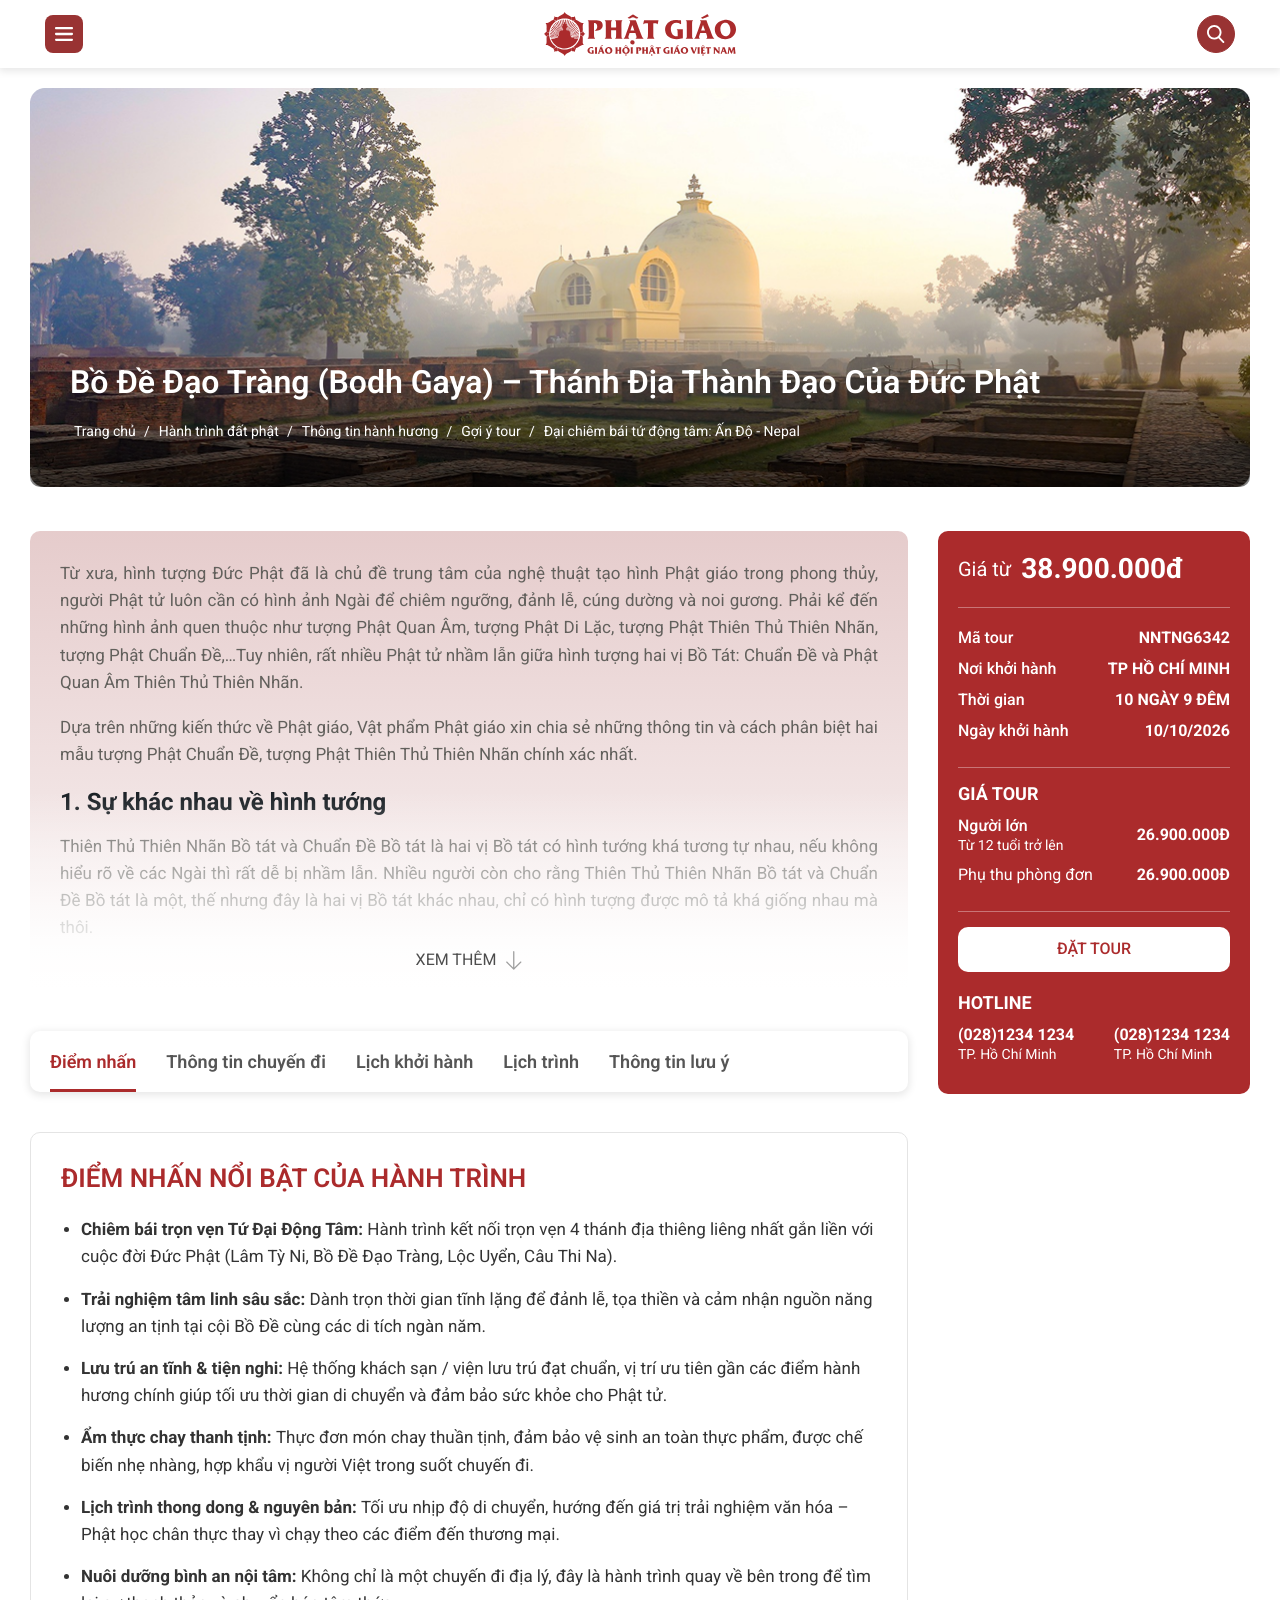
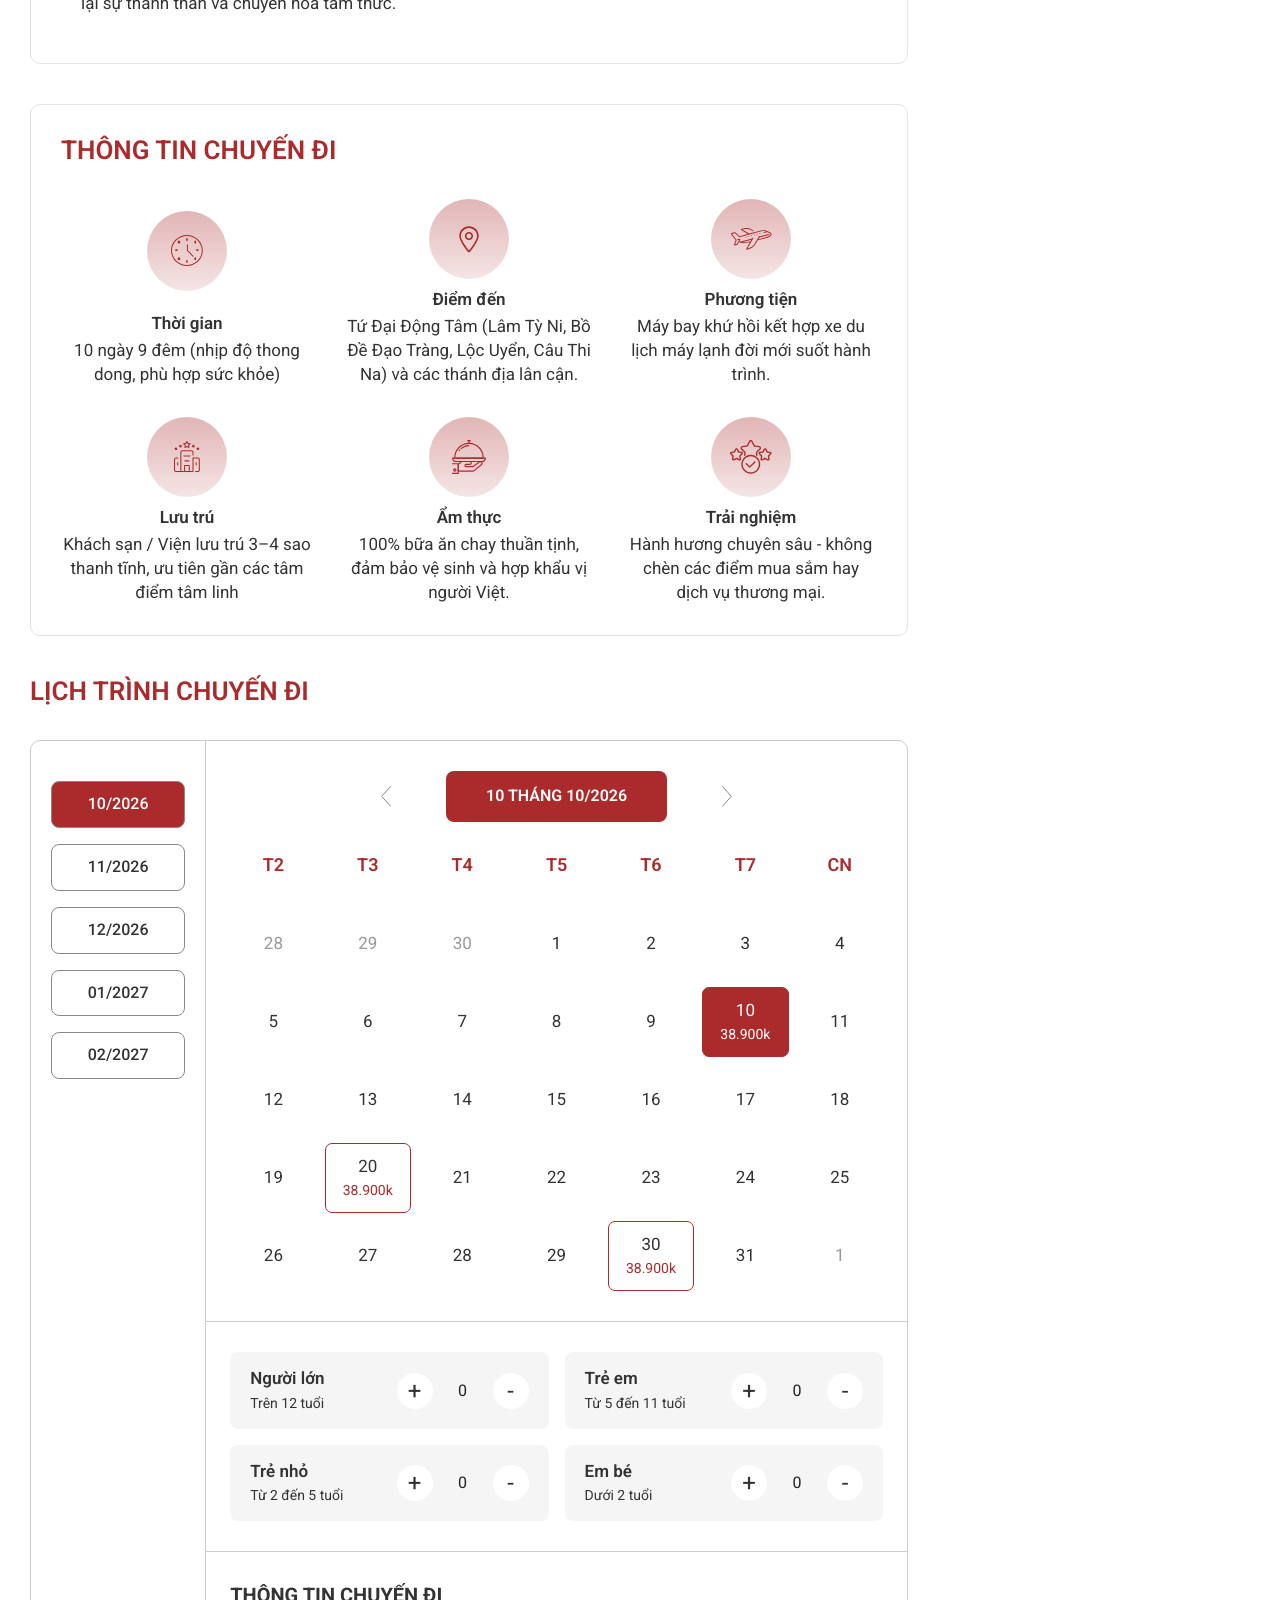
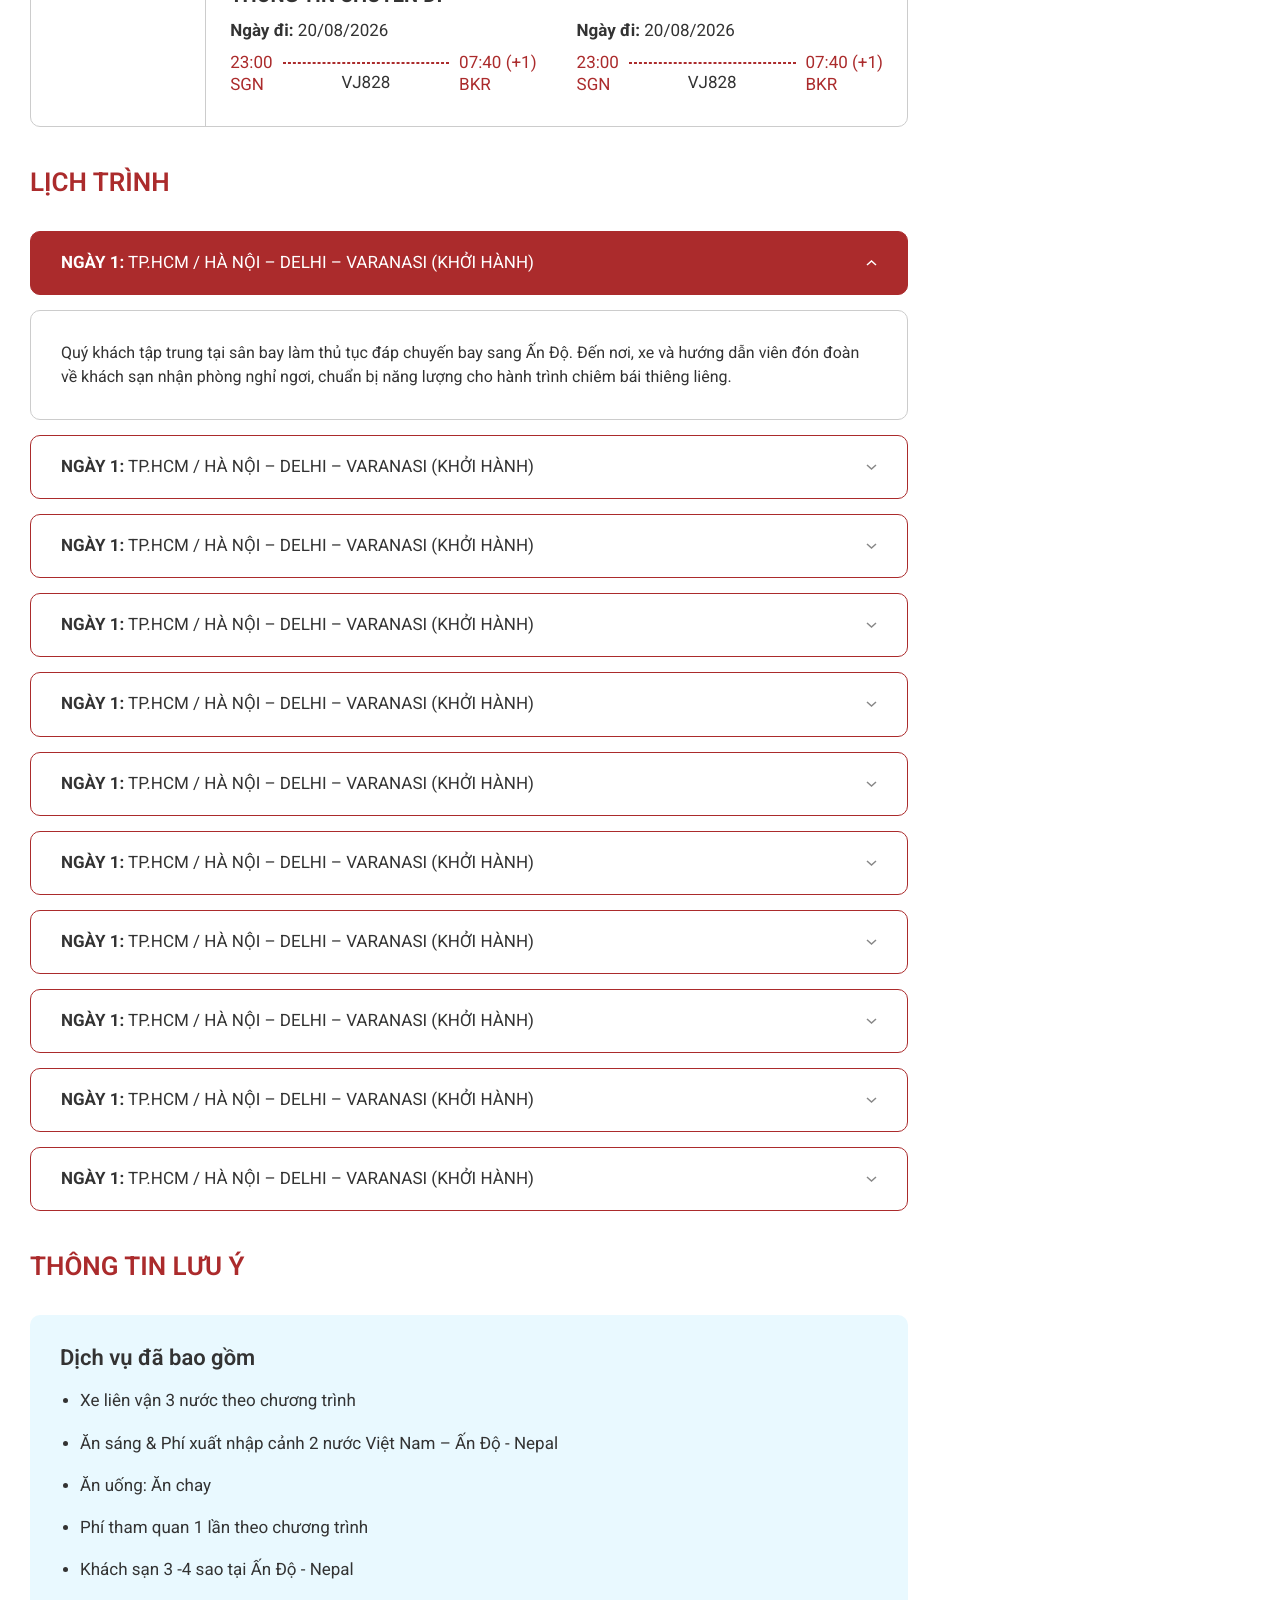
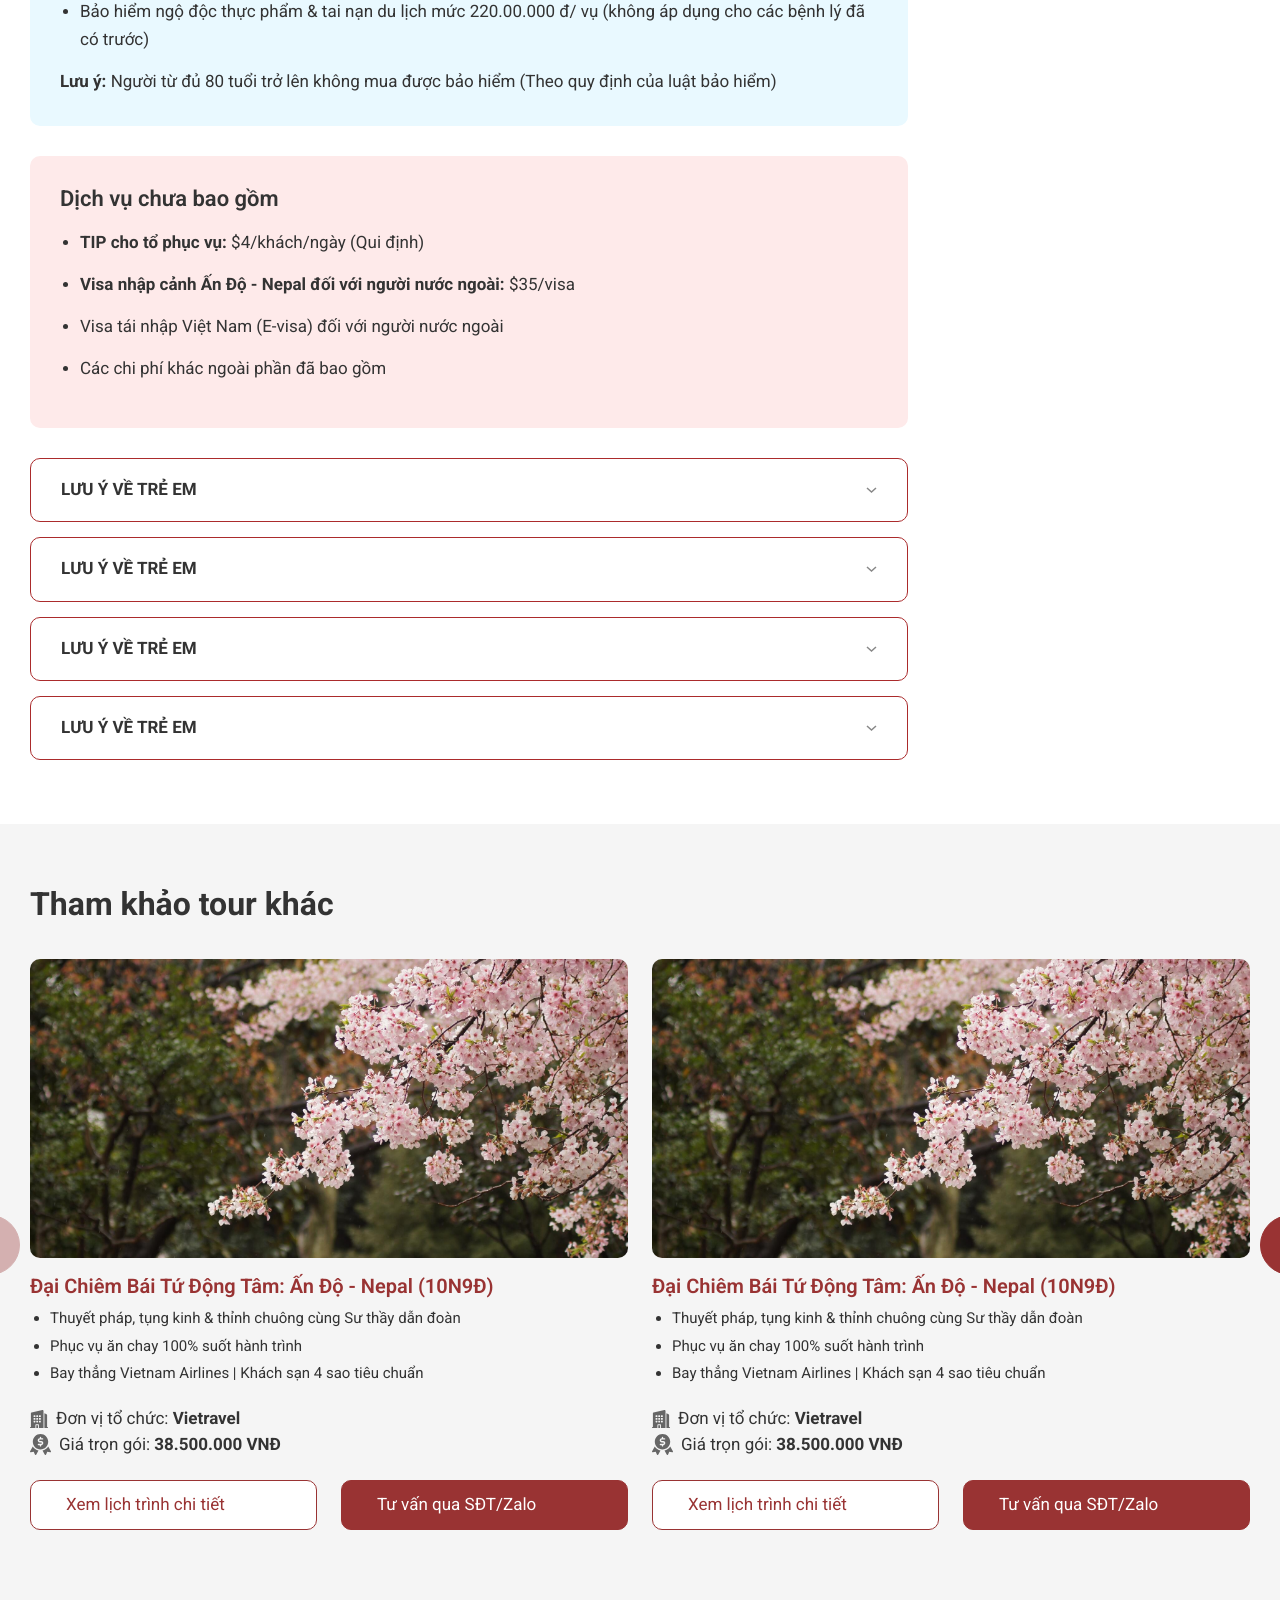
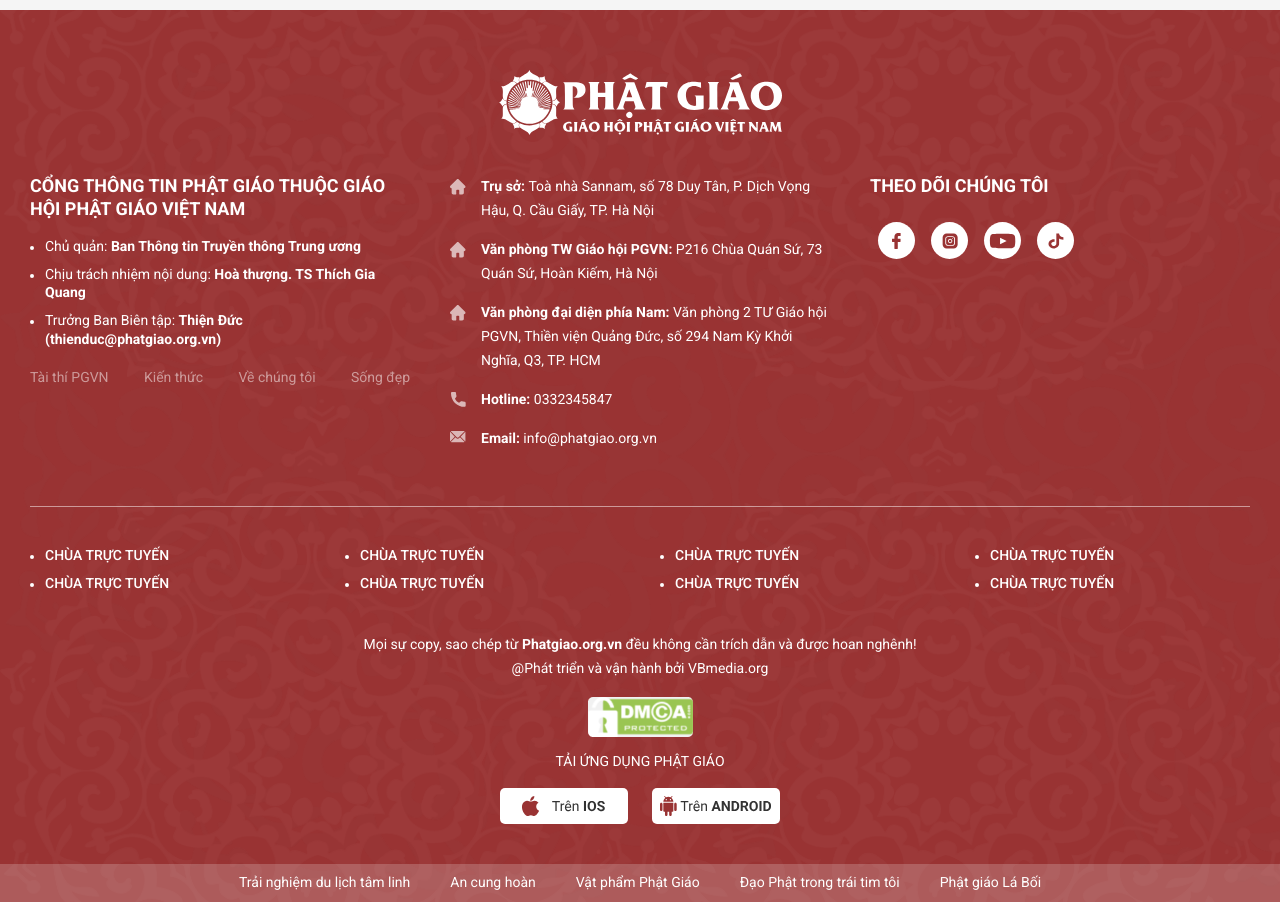
<file: detail-hanh-huong-tour.html>
<!DOCTYPE html>
<html lang="vi">
    <head>
        <meta charset="UTF-8" />
        <meta http-equiv="X-UA-Compatible" content="IE=edge" />
        <meta name="viewport" content="width=device-width, initial-scale=1.0" />
        <!-- favicon -->
        <link rel="shortcut icon" href="./images/favicon/favicon.png" type="image/gif" sizes="16x16" />
        <!-- end favicon -->
        <title>Cổng thông tin Phật giáo thuộc Giáo hội Phật giáo Việt Nam</title>
        <!-- font -->
        <link rel="preconnect" href="https://fonts.googleapis.com" />
        <link rel="preconnect" href="https://fonts.gstatic.com" crossorigin />
        <link
            rel="preload"
            href="https://fonts.googleapis.com/css2?family=Roboto:ital,wght@0,100;0,300;0,400;0,500;0,700;0,900;1,100;1,300;1,400;1,500;1,700;1,900&family=Corinthia:wght@400;700&display=swap"
            as="style" onload="this.rel='stylesheet'"
        />
        <!-- end font -->
        <link rel="stylesheet" href="./lib/swiper/swiper-bundle.min.css" />
        <link rel="stylesheet" href="./css/style.css" />
        <script src="./lib/jquery/jquery-3.7.1.min.js"></script>
    </head>

    <body>
        
        <!-- header -->
        <header id="header" class="header relative z-50 shadow js__stickyHeader">
            <!-- pc -->
            <div class="d-3xl-block d-xl-none">
                <div class="header-desk relative z-20">
                    <!-- top -->
                    <div class="header-top bg-white w-wrapper">
                        <div class="header-top__container py-20 w-1220 d-3xl-flex justify-between">
                            <!-- left -->
                            <div class="header-top__left flex-1">
                                <ul class="cate-hot__list d-3xl-flex items-center">
                                    <li class="cate-hot__item">
                                        <a href="#" class="cate-hot__link fs-14 fw-500 text-red-993 capitalize d-3xl-inline-block p-8">Kinh Phật</a>
                                    </li>
                                    <li class="cate-hot__item">
                                        <a href="#" class="cate-hot__link fs-14 fw-500 text-red-993 capitalize d-3xl-inline-block p-8">Vật Phẩm Phật Giáo</a>
                                    </li>
                                    <li class="cate-hot__item">
                                        <a href="#" class="cate-hot__link fs-14 fw-500 text-red-993 capitalize d-3xl-inline-block p-8">Phật Giao Online</a>
                                    </li>
                                </ul>
                            </div>
                            <!-- end left -->
                            
                            <!-- center -->
                            <div class="header-top__center flex-1 d-3xl-flex items-center justify-center">
                                <a href="#" class="logo">
                                    <img src="./images/svg/logo.svg" alt="" class="logo-img">
                                </a>
                            </div>
                            <!-- end center -->
                            
                            <!-- right -->
                            <div class="header-top__right flex-1 d-3xl-flex items-center justify-end">
                                <!-- social -->
                                <ul class="social d-3xl-flex items-center justify-center">
                                    <li class="social-item">
                                        <a href="#" class="social-link">
                                            <img src="./images/svg/fb-red.svg" alt="" class="social-icon">
                                        </a>
                                    </li>
                                    <li class="social-item">
                                        <a href="#" class="social-link">
                                            <img src="./images/svg/insta-red.svg" alt="" class="social-icon">
                                        </a>
                                    </li>
                                    <li class="social-item">
                                        <a href="#" class="social-link">
                                            <img src="./images/svg/ytb-red.svg" alt="" class="social-icon">
                                        </a>
                                    </li>
                                    <li class="social-item">
                                        <a href="#" class="social-link">
                                            <img src="./images/svg/tiktok-red.svg" alt="" class="social-icon">
                                        </a>
                                    </li>
                                    
                                </ul>
                                <!-- end social -->
                            </div>
                            <!-- end right -->
                        </div>
                    </div>
                    <!-- end top -->

                    <!-- menu -->
                    <div class="header-menu bg-white w-wrapper">
                        <div class="header-menu__container w-1220 d-3xl-flex justify-between">
                            <!-- navbar -->
                            <nav class="navbar flex-1">
                                <ul class="navbar-wrapper d-3xl-flex items-center gap-30 justify-between">
                                    <li class="navbar-item">
                                        <a href="#" class="icon-20">
                                            <img src="./images/svg/home-red.svg" alt="" class="">
                                        </a>
                                    </li>
                                    <li class="navbar-item">
                                        <div class="navbar-item__heading d-3xl-flex items-center uppercase fw-600 fs-14">
                                            <a href="#" class="navbar-item__text flex-1 d-3xl-inline-block">Tin tức</a>
                                            <div class="navbar-item__icon flex-0">
                                                <img src="./images/svg/arrow-down-gray.svg" alt="">
                                            </div>
                                        </div>
                                        <ul class="navbar-dropdown fs-14 scroll">
                                            <li class="navbar-dropdown__item">
                                                <a href="#" class="navbar-dropdown__link">Trong nước</a>
                                            </li>
                                            <li class="navbar-dropdown__item">
                                                <a href="#" class="navbar-dropdown__link">Quốc tế</a>
                                            </li>
                                            <li class="navbar-dropdown__item">
                                                <a href="#" class="navbar-dropdown__link">Tin phật sự</a>
                                            </li>
                                            <li class="navbar-dropdown__item">
                                                <a href="#" class="navbar-dropdown__link">Tin mới</a>
                                            </li>
                                        </ul>
                                    </li>
                                    <li class="navbar-item">
                                        <div class="navbar-item__heading d-3xl-flex items-center uppercase fw-600 fs-14">
                                            <a href="#" class="navbar-item__text flex-1 d-3xl-inline-block">Xiển dương phật pháp</a>
                                            <div class="navbar-item__icon flex-0">
                                                <img src="./images/svg/arrow-down-gray.svg" alt="">
                                            </div>
                                        </div>
                                        <ul class="navbar-dropdown fs-14 scroll">
                                            <li class="navbar-dropdown__item">
                                                <a href="#" class="navbar-dropdown__link">Trong nước</a>
                                            </li>
                                            <li class="navbar-dropdown__item">
                                                <a href="#" class="navbar-dropdown__link">Quốc tế</a>
                                            </li>
                                            <li class="navbar-dropdown__item">
                                                <a href="#" class="navbar-dropdown__link">Tin phật sự</a>
                                            </li>
                                            <li class="navbar-dropdown__item">
                                                <a href="#" class="navbar-dropdown__link">Tin mới</a>
                                            </li>
                                        </ul>
                                    </li>
                                    <li class="navbar-item">
                                        <div class="navbar-item__heading d-3xl-flex items-center uppercase fw-600 fs-14">
                                            <a href="#" class="navbar-item__text flex-1 d-3xl-inline-block">Đức phật</a>
                                        </div>
                                    </li>
                                    <li class="navbar-item">
                                        <div class="navbar-item__heading d-3xl-flex items-center uppercase fw-600 fs-14">
                                            <a href="#" class="navbar-item__text flex-1 d-3xl-inline-block">Kinh sách</a>
                                        </div>
                                    </li>
                                    <li class="navbar-item">
                                        <div class="navbar-item__heading d-3xl-flex items-center uppercase fw-600 fs-14">
                                            <a href="#" class="navbar-item__text flex-1 d-3xl-inline-block">Giáo hội</a>
                                        </div>
                                    </li>
                                    <li class="navbar-item">
                                        <div class="navbar-item__heading d-3xl-flex items-center uppercase fw-600 fs-14">
                                            <a href="#" class="navbar-item__text flex-1 d-3xl-inline-block">Media</a>
                                        </div>
                                    </li>
                                    <li class="navbar-item">
                                        <div class="navbar-item__heading d-3xl-flex items-center uppercase fw-600 fs-14">
                                            <a href="#" class="navbar-item__text flex-1 d-3xl-inline-block">Môi trường</a>
                                        </div>
                                    </li>

                                    <li class="navbar-item navbar-more  js__navbarMore">
                                        <div class="navbar-more__icon js__navbarMoreIcon">
                                            <div class="bar">
                                                <img src="./images/svg/bar.svg" alt="">
                                            </div>
                                            <div class="close">
                                                <img src="./images/svg/close.svg" alt="">
                                            </div>
                                        </div>
                                        
                                    </li>
                                </ul>
                            </nav>
                            <!-- end navbar -->

                            <!-- extend -->
                            <div class="navbar-more__content w-wrapper js__navbarMoreContent">
                                <div class="navbar-more__inner w-1220 scroll">
                                    <ul class="navbar-more__list d-3xl-grid gap-24">
                                        <li class="navbar-more__item">
                                            <div class="navbar-more__title"><a href="#">Cate 1</a></div>
                                            <ul class="navbar-more__children">
                                                <li><a href="#">Cate 2</a></li>
                                                <li><a href="#">Cate 2</a></li>
                                                <li><a href="#">Cate 2</a></li>
                                                <li><a href="#">Cate 2</a></li>
                                            </ul>
                                        </li>
                                        <li class="navbar-more__item">
                                            <div class="navbar-more__title"><a href="#">Cate 1</a></div>
                                            <ul class="navbar-more__children">
                                                <li><a href="#">Cate 2</a></li>
                                                <li><a href="#">Cate 2</a></li>
                                                <li><a href="#">Cate 2</a></li>
                                                <li><a href="#">Cate 2</a></li>
                                            </ul>
                                        </li>
                                        <li class="navbar-more__item">
                                            <div class="navbar-more__title"><a href="#">Cate 1</a></div>
                                            <ul class="navbar-more__children">
                                                <li><a href="#">Cate 2</a></li>
                                                <li><a href="#">Cate 2</a></li>
                                                <li><a href="#">Cate 2</a></li>
                                                <li><a href="#">Cate 2</a></li>
                                            </ul>
                                        </li>
                                        <li class="navbar-more__item">
                                            <div class="navbar-more__title"><a href="#">Cate 1</a></div>
                                            <ul class="navbar-more__children">
                                                <li><a href="#">Cate 2</a></li>
                                                <li><a href="#">Cate 2</a></li>
                                                <li><a href="#">Cate 2</a></li>
                                                <li><a href="#">Cate 2</a></li>
                                            </ul>
                                        </li>
                                        <li class="navbar-more__item">
                                            <div class="navbar-more__title"><a href="#">Cate 1</a></div>
                                            <ul class="navbar-more__children">
                                                <li><a href="#">Cate 2</a></li>
                                                <li><a href="#">Cate 2</a></li>
                                                <li><a href="#">Cate 2</a></li>
                                                <li><a href="#">Cate 2</a></li>
                                            </ul>
                                        </li>
                                        <li class="navbar-more__item">
                                            <div class="navbar-more__title"><a href="#">Cate 1</a></div>
                                            <ul class="navbar-more__children">
                                                <li><a href="#">Cate 2</a></li>
                                                <li><a href="#">Cate 2</a></li>
                                                <li><a href="#">Cate 2</a></li>
                                                <li><a href="#">Cate 2</a></li>
                                            </ul>
                                        </li>
                                    </ul>
                                </div>
                            </div>
                            <!-- end extend -->

                            <!-- search -->
                            <div class="search flex-0 d-3xl-flex items-center ml-40 mr-3xl--10 js__searchDesk">
                                <!-- icon -->
                                <div class="search-icon icon-20 d-3xl-flex items-center p-10 js__searchIconDesk pointer">
                                    <img src="./images/svg/search.svg" alt="">
                                </div>
                                <!-- end icon -->
                                <div class="search-content js__searchContentDesk">
                                    <form action="search-form">
                                        <div class="search-group">
                                            <input type="text" class="search-input js__searchInputDesk" placeholder="Tìm kiếm...">
                                        </div>
                                    </form>
                                </div>
                            </div>
                            <!-- end search -->
                        </div>
                    </div>
                    <!-- end menu -->
                </div>
            </div>
            <!-- end pc -->
             
            <!-- mb -->
            <div class="d-3xl-none d-xl-block">
                <div class="header-mb relative z-10">
                    <!-- bot -->
                    <div class="header-mb__bot w-wrapper w-1220 bg-white py-12">
                        <!-- menu -->
                        <div class="header-mb__menu d-3xl-flex items-center justify-between">
                            <!-- left -->
                            <div class="header-mb__left flex-0">
                                <!-- submenu -->
                                <div class="sub-menu">
                                    <!-- icon bar -->
                                    <div class="icon-bar js__clickShowMenuMb bg-red-993">
                                        <img src="./images/svg/bar-w.svg" alt="">
                                    </div>
                                    <!-- end icon bar -->
                                    <!-- content -->
                                    <div class="sub-menu__content">
                                        <!-- close -->
                                        <div class="sub-menu__close js__closeSubMenu d-3xl-flex items-center">
                                            <img src="./images/svg/close-w.svg" alt="">
                                        </div>
                                        <!-- end close -->
    
                                        <div class="sub-menu__container">
                                            <!-- list -->
                                            <div class="sub-menu__list">
                                                <!-- item -->
                                                <div class="sub-menu__item px-20">
                                                    <!-- heading -->
                                                    <div class="heading-sub d-3xl-flex items-center justify-between py-8 text-red-993">
                                                        <h3 class="heading-sub__title fs-14 fw-500 uppercase">
                                                            <a href="#">Tin tức</a>
                                                        </h3>
                                                        <div class="heading-sub__arrow js__dropDown">
                                                            <img src="./images/svg/arrow-down-gray.svg" alt="">
                                                        </div>
                                                    </div>
                                                    <!-- end heading -->
    
                                                    <!-- sub menu list -->
                                                    <ul class="list-sub js__listSubMenu">
                                                        <li class="item-sub">
                                                            <a href="#" class="item-sub__link fs-16">Release calendar</a>
                                                        </li>
                                                        <li class="item-sub">
                                                            <a href="#" class="item-sub__link fs-16">Release calendar</a>
                                                        </li>
                                                        <li class="item-sub">
                                                            <a href="#" class="item-sub__link fs-16">Release calendar</a>
                                                        </li>
                                                    </ul>
                                                    <!-- end sub menu list -->
                                                </div>
                                                <!-- end item -->
                                                <!-- item -->
                                                <div class="sub-menu__item px-20">
                                                    <!-- heading -->
                                                    <div class="heading-sub d-3xl-flex items-center justify-between py-8 text-red-993">
                                                        <h3 class="heading-sub__title fs-14 fw-500 uppercase">
                                                            <a href="#">Tin tức</a>
                                                        </h3>
                                                        <div class="heading-sub__arrow js__dropDown">
                                                            <img src="./images/svg/arrow-down-gray.svg" alt="">
                                                        </div>
                                                    </div>
                                                    <!-- end heading -->
    
                                                    <!-- sub menu list -->
                                                    <ul class="list-sub js__listSubMenu">
                                                        <li class="item-sub">
                                                            <a href="#" class="item-sub__link fs-16">Release calendar</a>
                                                        </li>
                                                        <li class="item-sub">
                                                            <a href="#" class="item-sub__link fs-16">Release calendar</a>
                                                        </li>
                                                        <li class="item-sub">
                                                            <a href="#" class="item-sub__link fs-16">Release calendar</a>
                                                        </li>
                                                    </ul>
                                                    <!-- end sub menu list -->
                                                </div>
                                                <!-- end item -->
                                                <!-- item -->
                                                <div class="sub-menu__item px-20">
                                                    <!-- heading -->
                                                    <div class="heading-sub d-3xl-flex items-center justify-between py-8 text-red-993">
                                                        <h3 class="heading-sub__title fs-14 fw-500 uppercase">
                                                            <a href="#">Tin tức</a>
                                                        </h3>
                                                        <div class="heading-sub__arrow js__dropDown">
                                                            <img src="./images/svg/arrow-down-gray.svg" alt="">
                                                        </div>
                                                    </div>
                                                    <!-- end heading -->
    
                                                    <!-- sub menu list -->
                                                    <ul class="list-sub js__listSubMenu">
                                                        <li class="item-sub">
                                                            <a href="#" class="item-sub__link fs-16">Release calendar</a>
                                                        </li>
                                                        <li class="item-sub">
                                                            <a href="#" class="item-sub__link fs-16">Release calendar</a>
                                                        </li>
                                                        <li class="item-sub">
                                                            <a href="#" class="item-sub__link fs-16">Release calendar</a>
                                                        </li>
                                                    </ul>
                                                    <!-- end sub menu list -->
                                                </div>
                                                <!-- end item -->
                                               
                                               
                                            </div>
                                            <!-- end list -->
                                        </div>
                                    </div>
                                    <!-- end content -->
                                    <div class="overlay js__overlay"></div>
                                </div>
                                <!-- end submenu -->
                            </div>
                            <!-- end left -->
                            <!-- center -->
                            <div class="header-mb__center flex-1 d-3xl-flex items-center justify-center">
                                <a href="#" class="logo">
                                    <img src="./images/svg/logo.svg" alt="" class="logo-img">
                                </a>
                            </div>
                            <!-- end center -->
                            <!-- right -->
                            <div class="header-mb__right flex-0">
                                <div class="search-mb">
                                    <div class="search-mb__icon js__searchMb">
                                        <img src="./images/svg/search-w.svg" alt="">
                                    </div>
                                    <!-- form -->
                                    <div class="header-search-mb__form h-60 w-full js__formSearchMb">
                                        <form action="" class="w-full h-full">
                                            <div class="relative w-full h-full">
                                                <input type="text" class="header-search-input w-full h-full p-8 fs-16 js__focusSearchMb" placeholder="Search...">
                                                <div class="header-search-btn absolute h-full d-3xl-flex items-center p-8 js__closeSearchMb icon-20">
                                                    <img src="./images/svg/close.svg" alt="">
                                                </div>
                                            </div>
                                        </form>
                                    </div>
                                    <!-- end form -->
                                </div>
                            </div>
                            <!-- end right -->
                        </div>
                        <!-- end menu -->
                    </div>
                    <!-- end bot -->

                    <!-- navbar menu mb -->
                    <div class="navbar-menu-mb js__navbarMenuMb py-15 pl-15 pr-40 relative d-3xl-none">
                        <ul class="navbar-mb js__navbarMb d-3xl-flex items-center fs-14 text-gray-33 fw-600 uppercase">
                            <li class="navbar-item flex-0">
                                <a href="#" class="icon-16">
                                    <img src="./images/svg/home-red.svg" alt="">
                                </a>
                            </li>
                            <li class="navbar-item">
                                <a href="#">Tin tức</a>
                            </li>
                            <li class="navbar-item">
                                <a href="#">Xiển Dương Phật Pháp</a>
                            </li>
                            <li class="navbar-item">
                                <a href="#">Đức Phật</a>
                            </li>
                            <li class="navbar-item">
                                <a href="#">Kinh Sách</a>
                            </li>
                            <li class="navbar-item">
                                <a href="#">Giáo hội</a>
                            </li>
                            <li class="navbar-item">
                                <a href="#">Media</a>
                            </li>
                            <li class="navbar-item">
                                <a href="#">Môi trường</a>
                            </li>
                        </ul>
                        <div class="navbar-scroll-icon js__navbarIcon">
                            <img src="./images/svg/arrow-next-gray-2.svg" alt="">
                        </div>
                    </div>
                    <!-- end navbar menu mb -->
                </div>
            </div>
            <!-- end mb -->

        </header>
        <!-- end header -->
        <!-- main -->
        <main id="main" class="main">
            <!-- primary -->
            <section class="detail-hanh-huong-tour-primary relative z-10 bg-white">
                <div class="detail-hanh-huong-tour-primary__container w-1220 w-md-500 relative py-20 pt-md-0">
                    <!-- article -->
                    <div class="article over-hidden border-10 border-md-0 relative">
                        <!-- img -->
                        <div class="article-img">
                            <!-- pc -->
                            <div class="d-3xl-block d-md-none">
                                <img src="./images/bg-5.png" alt="" class="w-full h-auto">
                            </div>
                            <!-- end pc -->
                            <!-- mb -->
                            <div class="d-3xl-none d-md-block">
                                <img src="./images/bg-5-mb.png" alt="" class="w-full h-auto">
                            </div>
                            <!-- end mb -->
                        </div>
                        <!-- end img -->
                        <!-- content -->
                        <div class="article-content article-content-bottom absolute inset-0 p-40 p-md-15 relative d-3xl-flex flex-column">
                            <h1 class="article-title fs-32 fs-md-20 fw-600 text-white">
                                <span>Bồ Đề Đạo Tràng (Bodh Gaya) – Thánh Địa Thành Đạo Của Đức Phật</span>
                            </h1>
                            
                            <div class="breadcrumb-quaternary fs-14 fs-md-14 text-white mt-15 mt-md-0 pt-md-4">
                                <ul class="breadcrumb-quaternary-container">
                                    <li class="breadcrumb-quaternary__item">
                                        <a href="#" class="breadcrumb-quaternary-link">Trang chủ</a>
                                    </li>
                                    <li class="breadcrumb-quaternary__item">
                                        <a href="#" class="breadcrumb-quaternary-link">Hành trình đất phật</a>
                                    </li>
                                    <li class="breadcrumb-quaternary__item">
                                        <a href="#" class="breadcrumb-quaternary-link">Thông tin hành hương</a>
                                    </li>
                                    <li class="breadcrumb-quaternary__item">
                                        <a href="#" class="breadcrumb-quaternary-link">Gợi ý tour</a>
                                    </li>
                                    <li class="breadcrumb-quaternary__item">
                                        <a href="#" class="breadcrumb-quaternary-link">Đại chiêm bái tứ động tâm: Ấn Độ - Nepal</a>
                                    </li>
                                </ul>
                            </div>
                        </div>
                        <!-- end content -->
                    </div>
                    <!-- end article -->
                </div>
            </section>
            <!-- end primary -->

            <!-- secondary -->
            <section class="detail-hanh-huong-tour-secondary relative z-20 w-wrapper bg-white">
                <div class="detail-hanh-huong-tour-secondary__container relative z-10 w-1220 w-md-500 py-24 pb-md-20 pt-md-10">
                    <!-- content -->
                    <div class="detail-hanh-huong-tour-secondary__content block-tertiary">
                        <!-- left -->
                        <div class="detail-hanh-huong-tour-secondary__left block-tertiary__left">
                            <!-- box seventeen -->
                            <div class="box-seventeen mb-40 mb-md-30 relative">
                                <!-- content -->
                                <div class="box-seventeen__content relative bg-linear-red-993-25 border-10 p-30 py-md-20 px-md-15 js__fullContentContainer">
                                    <div class="detail-content js__fullContentDetail">
                                        <div id="explus-editor">
                                            
                                            <p>Từ xưa, hình tượng Đức Phật đã là chủ đề trung tâm của nghệ thuật tạo hình Phật giáo trong phong thủy, người Phật tử luôn cần có hình ảnh Ngài để chiêm ngưỡng, đảnh lễ, cúng dường và noi gương. Phải kể đến những hình ảnh quen thuộc như tượng Phật Quan Âm, tượng Phật Di Lặc, tượng Phật Thiên Thủ Thiên Nhãn, tượng Phật Chuẩn Đề,…Tuy nhiên, rất nhiều Phật tử nhầm lẫn giữa hình tượng hai vị Bồ Tát: Chuẩn Đề và Phật Quan Âm Thiên Thủ Thiên Nhãn.</p>
                                            <p>Dựa trên những kiến thức về Phật giáo, Vật phẩm Phật giáo xin chia sẻ những thông tin và cách phân biệt hai mẫu tượng Phật Chuẩn Đề, tượng Phật Thiên Thủ Thiên Nhãn chính xác nhất.</p>
                                            <h2>1. Sự khác nhau về hình tướng</h2>
                                            <p> Thiên Thủ Thiên Nhãn Bồ tát và Chuẩn Đề Bồ tát là hai vị Bồ tát có hình tướng khá tương tự nhau, nếu không hiểu rõ về các Ngài thì rất dễ bị nhầm lẫn. Nhiều người còn cho rằng Thiên Thủ Thiên Nhãn Bồ tát và Chuẩn Đề Bồ tát là một, thế nhưng đây là hai vị Bồ tát khác nhau, chỉ có hình tượng được mô tả khá giống nhau mà thôi.</p>
                                            <h3>Về phần đầu</h3>
                                            <p>Tôn tượng Thiên thủ Thiên Nhãn có khuôn mặt đầy đặn, cân đối, mặt tròn, mắt mở 3/4 nhìn xuống, mũi thon thẳng, miệng nhỏ, cổ cao, tóc buông sau lưng, Ngài đội mũ được trang trí cầu kỳ, tinh tế. Phần đầu của Ngài có 11 khuôn mặt, tượng trưng cho 11 quả vị giác ngộ, các khuôn mặt trên tôn tượng được sắp xếp theo 5 tầng, biểu trưng cho ngũ trí Phật. Gồm: Phần trên cùng là tượng trưng của Pháp thân - Đức Phật A Di Đà, biểu tượng cho chính đẳng giác; Tầng thứ hai là Báo Thân - Đức Kim Cương Thủ, biểu thị cho tướng phẫn nộ chính, tức Bất không thành tựu Phật ở Phương Nam; Ba tầng dưới cùng là biểu tượng của Hoá thân, tương ứng với 9 đầu còn lại. Ngài có 9 khuôn mặt: 3 khuôn mặt ở giữa biểu trưng cho Đại viên cảnh trí, tức Đức Phật A Súc Bệ ở phương Đông, ba khuôn mặt này đại từ đại bi, thấy chúng sinh làm thiện mà sinh tâm an lạc. Còn 3 khuôn mặt bên phải thì biểu tượng cho năng lực thuyết pháp của Đức Phật A Di Đà ở Phương Tây. Và cuối cùng là ba khuôn mặt phía bên trái biểu thị cho sự bình đẳng tính trí, hàng phục ngã ác của đức Bảo Sinh Phật ở phương Nam; ba khuôn mặt này tướng phẫn nộ vì thấy chúng sinh làm ác, đồng thời để hàng phục những chúng sinh ngang cường khó độ.<a href="#">least $3 billion.</a></p>
                                            
                                            <h2>2. Sự khác nhau về ý nghĩa hình tượng</h2>
                                            <p> Thiên Thủ Thiên Nhãn Bồ tát và Chuẩn Đề Bồ tát là hai vị Bồ tát có hình tướng khá tương tự nhau, nếu không hiểu rõ về các Ngài thì rất dễ bị nhầm lẫn. Nhiều người còn cho rằng Thiên Thủ Thiên Nhãn Bồ tát và Chuẩn Đề Bồ tát là một, thế nhưng đây là hai vị Bồ tát khác nhau, chỉ có hình tượng được mô tả khá giống nhau mà thôi.</p>
                                            <h3>Về phần đầu</h3>
                                            <p>Tôn tượng Thiên thủ Thiên Nhãn có khuôn mặt đầy đặn, cân đối, mặt tròn, mắt mở 3/4 nhìn xuống, mũi thon thẳng, miệng nhỏ, cổ cao, tóc buông sau lưng, Ngài đội mũ được trang trí cầu kỳ, tinh tế. Phần đầu của Ngài có 11 khuôn mặt, tượng trưng cho 11 quả vị giác ngộ, các khuôn mặt trên tôn tượng được sắp xếp theo 5 tầng, biểu trưng cho ngũ trí Phật. Gồm: Phần trên cùng là tượng trưng của Pháp thân - Đức Phật A Di Đà, biểu tượng cho chính đẳng giác; Tầng thứ hai là Báo Thân - Đức Kim Cương Thủ, biểu thị cho tướng phẫn nộ chính, tức Bất không thành tựu Phật ở Phương Nam; Ba tầng dưới cùng là biểu tượng của Hoá thân, tương ứng với 9 đầu còn lại. Ngài có 9 khuôn mặt: 3 khuôn mặt ở giữa biểu trưng cho Đại viên cảnh trí, tức Đức Phật A Súc Bệ ở phương Đông, ba khuôn mặt này đại từ đại bi, thấy chúng sinh làm thiện mà sinh tâm an lạc. Còn 3 khuôn mặt bên phải thì biểu tượng cho năng lực thuyết pháp của Đức Phật A Di Đà ở Phương Tây. Và cuối cùng là ba khuôn mặt phía bên trái biểu thị cho sự bình đẳng tính trí, hàng phục ngã ác của đức Bảo Sinh Phật ở phương Nam; ba khuôn mặt này tướng phẫn nộ vì thấy chúng sinh làm ác, đồng thời để hàng phục những chúng sinh ngang cường khó độ.<a href="#">least $3 billion.</a></p>
                                            
    
                                        </div>
                                    </div>
                                    <div class="see-full js__seeFullContentContainer absolute">
                                        <div class="d-3xl-flex items-center justify-center">
                                            <div class="btn-tertiary d-3xl-flex items-center justify-center text-gray-4d see-full-content fs-16 fs-md-15 fw-400 uppercase js__seeFullContent p-20 pointer">
                                                <span>Xem thêm</span>
                                                <div class="icon flex-0 icon-16 ml-10">
                                                    <img src="./images/svg/arrow-down-c.svg" alt="">
                                                </div>
                                            </div>
                                        </div>
                                    </div>
                                </div>
                                <!-- end content -->
                            </div>
                            <!-- end box seventeen -->

                            <!-- box nineteen -->
                            <div class="box-nineteen px-20 pt-10 px-md-15 shadow border-10 over-hidden border-md-0 bg-white mb-40 mb-md-30 mr-md--15 ml-md--15">
                                <div class="box-nineteen__list js__activeList d-3xl-flex flex-wrap">
                                    <a href="#box-diem-nhan" class="box-nineteen__link d-3xl-block fs-18 fs-md-16 pb-15 pb-md-4 mt-10 fw-600 text-gray-55 active js__activeItem mr-30 mr-md-20">Điểm nhấn</a>
                                    <a href="#box-thong-tin-chuyen-di" class="box-nineteen__link d-3xl-block fs-18 fs-md-16 pb-15 pb-md-4 mt-10 fw-600 text-gray-55 js__activeItem mr-30 mr-md-20">Thông tin chuyến đi</a>
                                    <a href="#box-lich-khoi-hanh" class="box-nineteen__link d-3xl-block fs-18 fs-md-16 pb-15 pb-md-4 mt-10 fw-600 text-gray-55 js__activeItem mr-30 mr-md-20">Lịch khởi hành</a>
                                    <a href="#box-lich-trinh" class="box-nineteen__link d-3xl-block fs-18 fs-md-16 pb-15 pb-md-4 mt-10 fw-600 text-gray-55 js__activeItem mr-30 mr-md-20">Lịch trình</a>
                                    <a href="#box-thong-tin-luu-y" class="box-nineteen__link d-3xl-block fs-18 fs-md-16 pb-15 pb-md-4 mt-10 fw-600 text-gray-55 js__activeItem mr-30 mr-md-20">Thông tin lưu ý</a>
                                </div>
                            </div>
                            <!-- end box nineteen -->

                            <!-- box twenty -->
                            <div class="box-twenty mb-40 mb-md-30 scroll-target" id="box-diem-nhan">
                                <!-- container -->
                                <div class="box-twenty__container p-30 p-md-15 border-e4 border-10">
                                    <!-- heading -->
                                    <h2 class="box-twenty__heading text-red-ab2 fw-600 fs-26 fs-md-18 uppercase mb-20">ĐIỂM NHẤN NỔI BẬT CỦA HÀNH TRÌNH</h2>
                                    <!-- end heading -->

                                    <!-- content -->
                                    <div class="box-twenty__content">
                                        <div class="content-list-primary fs-17 fs-md-15 text-gray-33">
                                            <ul>
                                                <li><strong>Chiêm bái trọn vẹn Tứ Đại Động Tâm: </strong>Hành trình kết nối trọn vẹn 4 thánh địa thiêng liêng nhất gắn liền với cuộc đời Đức Phật (Lâm Tỳ Ni, Bồ Đề Đạo Tràng, Lộc Uyển, Câu Thi Na).</li>
                                                <li><strong>Trải nghiệm tâm linh sâu sắc: </strong>Dành trọn thời gian tĩnh lặng để đảnh lễ, tọa thiền và cảm nhận nguồn năng lượng an tịnh tại cội Bồ Đề cùng các di tích ngàn năm.</li>
                                                <li><strong>Lưu trú an tĩnh & tiện nghi: </strong>Hệ thống khách sạn / viện lưu trú đạt chuẩn, vị trí ưu tiên gần các điểm hành hương chính giúp tối ưu thời gian di chuyển và đảm bảo sức khỏe cho Phật tử.</li>
                                                <li><strong>Ẩm thực chay thanh tịnh: </strong>Thực đơn món chay thuần tịnh, đảm bảo vệ sinh an toàn thực phẩm, được chế biến nhẹ nhàng, hợp khẩu vị người Việt trong suốt chuyến đi.</li>
                                                <li><strong>Lịch trình thong dong & nguyên bản: </strong>Tối ưu nhịp độ di chuyển, hướng đến giá trị trải nghiệm văn hóa – Phật học chân thực thay vì chạy theo các điểm đến thương mại.</li>
                                                <li><strong>Nuôi dưỡng bình an nội tâm: </strong>Không chỉ là một chuyến đi địa lý, đây là hành trình quay về bên trong để tìm lại sự thanh thản và chuyển hóa tâm thức.</li>
                                            </ul>
                                        </div>
                                    </div>
                                    <!-- end content -->
                                </div>
                                <!-- end container -->
                            </div>
                            <!-- end box twenty -->
                            <!-- box twenty-one -->
                            <div class="box-twenty-one mb-40 mb-md-30 scroll-target" id="box-thong-tin-chuyen-di">
                                <!-- container -->
                                <div class="box-twenty-one__container p-30 p-md-15 border-e4 border-10">
                                    <!-- heading -->
                                    <h2 class="box-twenty-one__heading text-red-ab2 fw-600 fs-26 fs-md-18 uppercase mb-20">Thông tin chuyến đi</h2>
                                    <!-- end heading -->

                                    <!-- content -->
                                    <div class="box-twenty-one__content mt-30 mt-md-20">
                                        <!-- article list -->
                                        <div class="article-list d-3xl-grid col-3 col-md-2 gap-30 gap-md-20">
                                            <!-- article -->
                                            <div class="article flex-1 text-center d-3xl-flex flex-column items-center justify-center">
                                                <!-- img -->
                                                <a href="#" class="article-img mx-auto flex-0 w-80px w-md-60px over-hidden bg-white d-3xl-flex items-center justify-center">
                                                    <img src="./images/svg/icon-red-circle-1.svg" alt="" class="">
                                                </a>
                                                <!-- end img -->
                                                <!-- content -->
                                                <div class="article-content mt-10 text-center">
                                                    <h3 class="article-title fs-17 fs-md-16 text-gray-33 fw-600 text-center">
                                                        <span>Thời gian</span>
                                                    </h3>
                                                    <div class="article-des fs-17 fs-md-15 text-gray-33 fw-400 text-center pt-4">
                                                        <p>10 ngày 9 đêm (nhịp độ thong dong, phù hợp sức khỏe)</p>
                                                    </div>
                                                </div>
                                                <!-- end content -->
                                            </div>
                                            <!-- end article -->
                                            <!-- article -->
                                            <div class="article flex-1 text-center d-3xl-flex flex-column items-center justify-center">
                                                <!-- img -->
                                                <a href="#" class="article-img mx-auto flex-0 w-80px w-md-60px over-hidden bg-white d-3xl-flex items-center justify-center">
                                                    <img src="./images/svg/icon-red-circle-2.svg" alt="" class="">
                                                </a>
                                                <!-- end img -->
                                                <!-- content -->
                                                <div class="article-content mt-10 text-center">
                                                    <h3 class="article-title fs-17 fs-md-16 text-gray-33 fw-600 text-center">
                                                        <span>Điểm đến</span>
                                                    </h3>
                                                    <div class="article-des fs-17 fs-md-15 text-gray-33 fw-400 text-center pt-4">
                                                        <p>Tứ Đại Động Tâm (Lâm Tỳ Ni, Bồ Đề Đạo Tràng, Lộc Uyển, Câu Thi Na) và các thánh địa lân cận.</p>
                                                    </div>
                                                </div>
                                                <!-- end content -->
                                            </div>
                                            <!-- end article -->
                                            <!-- article -->
                                            <div class="article flex-1 text-center d-3xl-flex flex-column items-center justify-center">
                                                <!-- img -->
                                                <a href="#" class="article-img mx-auto flex-0 w-80px w-md-60px over-hidden bg-white d-3xl-flex items-center justify-center">
                                                    <img src="./images/svg/icon-red-circle-3.svg" alt="" class="">
                                                </a>
                                                <!-- end img -->
                                                <!-- content -->
                                                <div class="article-content mt-10 text-center">
                                                    <h3 class="article-title fs-17 fs-md-16 text-gray-33 fw-600 text-center">
                                                        <span>Phương tiện</span>
                                                    </h3>
                                                    <div class="article-des fs-17 fs-md-15 text-gray-33 fw-400 text-center pt-4">
                                                        <p>Máy bay khứ hồi kết hợp xe du lịch máy lạnh đời mới suốt hành trình.</p>
                                                    </div>
                                                </div>
                                                <!-- end content -->
                                            </div>
                                            <!-- end article -->
                                            <!-- article -->
                                            <div class="article flex-1 text-center d-3xl-flex flex-column items-center justify-center">
                                                <!-- img -->
                                                <a href="#" class="article-img mx-auto flex-0 w-80px w-md-60px over-hidden bg-white d-3xl-flex items-center justify-center">
                                                    <img src="./images/svg/icon-red-circle-4.svg" alt="" class="">
                                                </a>
                                                <!-- end img -->
                                                <!-- content -->
                                                <div class="article-content mt-10 text-center">
                                                    <h3 class="article-title fs-17 fs-md-16 text-gray-33 fw-600 text-center">
                                                        <span>Lưu trú</span>
                                                    </h3>
                                                    <div class="article-des fs-17 fs-md-15 text-gray-33 fw-400 text-center pt-4">
                                                        <p>Khách sạn / Viện lưu trú 3–4 sao thanh tĩnh, ưu tiên gần các tâm điểm tâm linh</p>
                                                    </div>
                                                </div>
                                                <!-- end content -->
                                            </div>
                                            <!-- end article -->
                                            <!-- article -->
                                            <div class="article flex-1 text-center d-3xl-flex flex-column items-center justify-center">
                                                <!-- img -->
                                                <a href="#" class="article-img mx-auto flex-0 w-80px w-md-60px over-hidden bg-white d-3xl-flex items-center justify-center">
                                                    <img src="./images/svg/icon-red-circle-5.svg" alt="" class="">
                                                </a>
                                                <!-- end img -->
                                                <!-- content -->
                                                <div class="article-content mt-10 text-center">
                                                    <h3 class="article-title fs-17 fs-md-16 text-gray-33 fw-600 text-center">
                                                        <span>Ẩm thực</span>
                                                    </h3>
                                                    <div class="article-des fs-17 fs-md-15 text-gray-33 fw-400 text-center pt-4">
                                                        <p>100% bữa ăn chay thuần tịnh, đảm bảo vệ sinh và hợp khẩu vị người Việt.</p>
                                                    </div>
                                                </div>
                                                <!-- end content -->
                                            </div>
                                            <!-- end article -->
                                            <!-- article -->
                                            <div class="article flex-1 text-center d-3xl-flex flex-column items-center justify-center">
                                                <!-- img -->
                                                <a href="#" class="article-img mx-auto flex-0 w-80px w-md-60px over-hidden bg-white d-3xl-flex items-center justify-center">
                                                    <img src="./images/svg/icon-red-circle-6.svg" alt="" class="">
                                                </a>
                                                <!-- end img -->
                                                <!-- content -->
                                                <div class="article-content mt-10 text-center">
                                                    <h3 class="article-title fs-17 fs-md-16 text-gray-33 fw-600 text-center">
                                                        <span>Trải nghiệm</span>
                                                    </h3>
                                                    <div class="article-des fs-17 fs-md-15 text-gray-33 fw-400 text-center pt-4">
                                                        <p>Hành hương chuyên sâu - không chèn các điểm mua sắm hay dịch vụ thương mại.</p>
                                                    </div>
                                                </div>
                                                <!-- end content -->
                                            </div>
                                            <!-- end article -->
                                        </div>
                                        <!-- end article list -->
                                    </div>
                                    <!-- end content -->
                                </div>
                                <!-- end container -->
                            </div>
                            <!-- end box twenty-one -->
                            <!-- box twenty-two -->
                            <div class="box-twenty-two mb-40 mb-md-30 scroll-target" id="box-lich-khoi-hanh">
                                <!-- container -->
                                <div class="box-twenty-two__container">
                                    <!-- heading -->
                                    <h2 class="box-twenty-two__heading text-red-ab2 fw-600 fs-26 fs-md-18 uppercase mb-20">Lịch trình chuyến đi</h2>
                                    <!-- end heading -->

                                    <!-- content -->
                                    <div class="box-twenty-two__content d-3xl-flex d-md-block mt-30 mt-md-20 over-hidden border-10 border-cc">
                                        <!-- left -->
                                        <div class="box-twenty-two__left border-r-cc px-20 py-40 p-md-15 flex-0 w-20 w-md-full border-r-md-0 d-md-none">
                                            <!-- list month -->
                                            <div class="calendar-month">
                                                <!-- item -->
                                                <div class="calendar-month__item js__calendarMonthItem fs-16 fw-500 text-gray-33 mb-16 text-center active">10/2026</div>
                                                <!-- end item -->
                                                <!-- item -->
                                                <div class="calendar-month__item js__calendarMonthItem fs-16 fw-500 text-gray-33 mb-16 text-center">11/2026</div>
                                                <!-- end item -->
                                                <!-- item -->
                                                <div class="calendar-month__item js__calendarMonthItem fs-16 fw-500 text-gray-33 mb-16 text-center">12/2026</div>
                                                <!-- end item -->
                                                <!-- item -->
                                                <div class="calendar-month__item js__calendarMonthItem fs-16 fw-500 text-gray-33 mb-16 text-center">01/2027</div>
                                                <!-- end item -->
                                                <!-- item -->
                                                <div class="calendar-month__item js__calendarMonthItem fs-16 fw-500 text-gray-33 mb-16 text-center">02/2027</div>
                                                <!-- end item -->
                                            </div>
                                            <!-- end list month -->
                                        </div>
                                        <!-- end left -->
                                        <!-- right -->
                                        <div class="box-twenty-two__right flex-1">
                                            <!-- calendar box -->
                                            <div class="calendar-box px-24 px-md-15 py-30 py-md-20 border-b-cc">
                                                <!-- header -->
                                                <div class="calendar-header d-3xl-flex items-center justify-center gap-40 gap-md-14">
                                                    <!-- prev -->
                                                    <div class="calendar-prev calendar-btn js__calendarPrev">
                                                        <img src="./images/svg/arrow-prev-gray-3.svg" alt="">
                                                    </div>
                                                    <!-- end prev -->
                                                    <div class="calendar-heade__title bg-red-ab2 py-15 py-md-10 px-40 px-md-30 border-8 border-md-999 uppercase text-white fw-600 text-center flex-0">
                                                        10 Tháng 10/2026 
                                                    </div>
                                                    <!-- next -->
                                                    <div class="calendar-next calendar-btn  js__calendarPrev">
                                                        <img src="./images/svg/arrow-next-gray-3.svg" alt="">
                                                    </div>
                                                    <!-- end next -->
                                                </div>
                                                <!-- end header -->
                                                <!-- weekdays -->
                                                <div class="weekdays my-24 d-3xl-grid col-7 gap-8">
                                                    <div class="weekday-item js__weekdayItem text-red-ab2 fw-600 fs-18 fs-md-16 p-8 text-center d-3xl-flex items-center justify-center">T2</div>
                                                    <div class="weekday-item js__weekdayItem text-red-ab2 fw-600 fs-18 fs-md-16 p-8 text-center d-3xl-flex items-center justify-center">T3</div>
                                                    <div class="weekday-item js__weekdayItem text-red-ab2 fw-600 fs-18 fs-md-16 p-8 text-center d-3xl-flex items-center justify-center">T4</div>
                                                    <div class="weekday-item js__weekdayItem text-red-ab2 fw-600 fs-18 fs-md-16 p-8 text-center d-3xl-flex items-center justify-center">T5</div>
                                                    <div class="weekday-item js__weekdayItem text-red-ab2 fw-600 fs-18 fs-md-16 p-8 text-center d-3xl-flex items-center justify-center">T6</div>
                                                    <div class="weekday-item js__weekdayItem text-red-ab2 fw-600 fs-18 fs-md-16 p-8 text-center d-3xl-flex items-center justify-center">T7</div>
                                                    <div class="weekday-item js__weekdayItem text-red-ab2 fw-600 fs-18 fs-md-16 p-8 text-center d-3xl-flex items-center justify-center">CN</div>
                                                </div>
                                                <!-- end weekdays -->

                                                <!-- days box -->
                                                <div class="days-box d-3xl-grid col-7 gap-8">
                                                    <!-- day cell -->
                                                    <div class="day-cell other-month">
                                                        <span class="day-num">28</span>
                                                    </div>
                                                    <!-- end day cell -->
                                                    <!-- day cell -->
                                                    <div class="day-cell other-month">
                                                        <span class="day-num">29</span>
                                                    </div>
                                                    <!-- end day cell -->
                                                    <!-- day cell -->
                                                    <div class="day-cell other-month">
                                                        <span class="day-num">30</span>
                                                    </div>
                                                    <!-- end day cell -->
                                                    <!-- day cell -->
                                                    <div class="day-cell normal-day">
                                                        <span class="day-num normal-day">1</span>
                                                    </div>
                                                    <!-- end day cell -->
                                                    <!-- day cell -->
                                                    <div class="day-cell normal-day">
                                                        <span class="day-num">2</span>
                                                    </div>
                                                    <!-- end day cell -->
                                                    <!-- day cell -->
                                                    <div class="day-cell normal-day">
                                                        <span class="day-num">3</span>
                                                    </div>
                                                    <!-- end day cell -->
                                                    <!-- day cell -->
                                                    <div class="day-cell normal-day">
                                                        <span class="day-num">4</span>
                                                    </div>
                                                    <!-- end day cell -->
                                                    <!-- day cell -->
                                                    <div class="day-cell normal-day">
                                                        <span class="day-num">5</span>
                                                    </div>
                                                    <!-- end day cell -->
                                                    <!-- day cell -->
                                                    <div class="day-cell normal-day">
                                                        <span class="day-num">6</span>
                                                    </div>
                                                    <!-- end day cell -->
                                                    <!-- day cell -->
                                                    <div class="day-cell normal-day">
                                                        <span class="day-num">7</span>
                                                    </div>
                                                    <!-- end day cell -->
                                                    <!-- day cell -->
                                                    <div class="day-cell normal-day">
                                                        <span class="day-num">8</span>
                                                    </div>
                                                    <!-- end day cell -->
                                                    <!-- day cell -->
                                                    <div class="day-cell normal-day">
                                                        <span class="day-num">9</span>
                                                    </div>
                                                    <!-- end day cell -->
                                                    <!-- day cell -->
                                                    <div class="day-cell has-price active">
                                                        <span class="day-num">10</span>
                                                        <span class="price-tag">38.900k</span>
                                                    </div>
                                                    <!-- end day cell -->
                                                    <!-- day cell -->
                                                    <div class="day-cell normal-day">
                                                        <span class="day-num">11</span>
                                                    </div>
                                                    <!-- end day cell -->
                                                    <!-- day cell -->
                                                    <div class="day-cell normal-day">
                                                        <span class="day-num">12</span>
                                                    </div>
                                                    <!-- end day cell -->
                                                    <!-- day cell -->
                                                    <div class="day-cell normal-day">
                                                        <span class="day-num">13</span>
                                                    </div>
                                                    <!-- end day cell -->
                                                    <!-- day cell -->
                                                    <div class="day-cell normal-day">
                                                        <span class="day-num">14</span>
                                                    </div>
                                                    <!-- end day cell -->
                                                    <!-- day cell -->
                                                    <div class="day-cell normal-day">
                                                        <span class="day-num">15</span>
                                                    </div>
                                                    <!-- end day cell -->
                                                    <!-- day cell -->
                                                    <div class="day-cell normal-day">
                                                        <span class="day-num">16</span>
                                                    </div>
                                                    <!-- end day cell -->
                                                    <!-- day cell -->
                                                    <div class="day-cell normal-day">
                                                        <span class="day-num">17</span>
                                                    </div>
                                                    <!-- end day cell -->
                                                    <!-- day cell -->
                                                    <div class="day-cell normal-day">
                                                        <span class="day-num">18</span>
                                                    </div>
                                                    <!-- end day cell -->
                                                    <!-- day cell -->
                                                    <div class="day-cell normal-day">
                                                        <span class="day-num">19</span>
                                                    </div>
                                                    <!-- end day cell -->
                                                    <!-- day cell -->
                                                    <div class="day-cell has-price">
                                                        <span class="day-num">20</span>
                                                        <span class="price-tag">38.900k</span>
                                                    </div>
                                                    <!-- end day cell -->
                                                    <!-- day cell -->
                                                    <div class="day-cell normal-day">
                                                        <span class="day-num">21</span>
                                                    </div>
                                                    <!-- end day cell -->
                                                    <!-- day cell -->
                                                    <div class="day-cell normal-day">
                                                        <span class="day-num">22</span>
                                                    </div>
                                                    <!-- end day cell -->
                                                    <!-- day cell -->
                                                    <div class="day-cell normal-day">
                                                        <span class="day-num">23</span>
                                                    </div>
                                                    <!-- end day cell -->
                                                    <!-- day cell -->
                                                    <div class="day-cell normal-day">
                                                        <span class="day-num">24</span>
                                                    </div>
                                                    <!-- end day cell -->
                                                    <!-- day cell -->
                                                    <div class="day-cell normal-day">
                                                        <span class="day-num">25</span>
                                                    </div>
                                                    <!-- end day cell -->
                                                    <!-- day cell -->
                                                    <div class="day-cell normal-day">
                                                        <span class="day-num">26</span>
                                                    </div>
                                                    <!-- end day cell -->
                                                    <!-- day cell -->
                                                    <div class="day-cell normal-day">
                                                        <span class="day-num">27</span>
                                                    </div>
                                                    <!-- end day cell -->
                                                    <!-- day cell -->
                                                    <div class="day-cell normal-day">
                                                        <span class="day-num">28</span>
                                                    </div>
                                                    <!-- end day cell -->
                                                    <!-- day cell -->
                                                    <div class="day-cell normal-day">
                                                        <span class="day-num">29</span>
                                                    </div>
                                                    <!-- end day cell -->
                                                    <!-- day cell -->
                                                    <div class="day-cell has-price">
                                                        <span class="day-num">30</span>
                                                        <span class="price-tag">38.900k</span>
                                                    </div>
                                                    <!-- end day cell -->
                                                    <!-- day cell -->
                                                    <div class="day-cell normal-day">
                                                        <span class="day-num">31</span>
                                                    </div>
                                                    <!-- end day cell -->
                                                    <!-- day cell -->
                                                    <div class="day-cell other-month">
                                                        <span class="day-num">1</span>
                                                    </div>
                                                    <!-- end day cell -->
                                                </div>
                                                <!-- end days box -->
                                            </div>
                                            <!-- end calendar box -->

                                            <!-- quantity human -->
                                            <div class="quantity-human-box px-24 px-md-15 py-30 pt-md-20 pb-md-12 border-b-cc">
                                                <div class="quantity-human-box__list d-3xl-grid col-2 gap-16 d-md-block">
                                                    <!-- item -->
                                                    <div class="quantity-human-box__item border-8 over-hidden bg-gray-f5 px-20 py-16 py-md-10 px-md-15 d-3xl-flex items-center justify-between gap-20 mb-md-12">
                                                        <!-- left -->
                                                        <div class="item-left flex-1">
                                                            <span class="d-3xl-block fs-17 fs-md-16 text-gray-33 fw-600">Người lớn</span>
                                                            <span class="d-3xl-block fs-14 fs-md-13 text-gray-33 fw-400 mt-4">Trên 12 tuổi</span>
                                                        </div>
                                                        <!-- end left -->
                                                        <!-- right -->
                                                        <div class="item-right flex-0">
                                                            <div class="quantity-wrap js__incremental">
                                                                <button class="increment js__increment">+</button>
                                                                <input type="number" value="0" class="number js__numberValue" min="0" max="100">
                                                                <button class="deincrement js__deincrement">-</button>
                                                            </div>
                                                        </div>
                                                        <!-- end right -->
                                                    </div>
                                                    <!-- end item -->
                                                    <!-- item -->
                                                    <div class="quantity-human-box__item border-8 over-hidden bg-gray-f5 px-20 py-16 py-md-10 px-md-15 d-3xl-flex items-center justify-between gap-20 mb-md-12">
                                                        <!-- left -->
                                                        <div class="item-left flex-1">
                                                            <span class="d-3xl-block fs-17 fs-md-16 text-gray-33 fw-600">Trẻ em</span>
                                                            <span class="d-3xl-block fs-14 fs-md-13 text-gray-33 fw-400 mt-4">Từ 5 đến 11 tuổi</span>
                                                        </div>
                                                        <!-- end left -->
                                                        <!-- right -->
                                                        <div class="item-right flex-0">
                                                            <div class="quantity-wrap js__incremental">
                                                                <button class="increment js__increment">+</button>
                                                                <input type="number" value="0" class="number js__numberValue" min="0" max="100">
                                                                <button class="deincrement js__deincrement">-</button>
                                                            </div>
                                                        </div>
                                                        <!-- end right -->
                                                    </div>
                                                    <!-- end item -->
                                                    <!-- item -->
                                                    <div class="quantity-human-box__item border-8 over-hidden bg-gray-f5 px-20 py-16 py-md-10 px-md-15 d-3xl-flex items-center justify-between gap-20 mb-md-12">
                                                        <!-- left -->
                                                        <div class="item-left flex-1">
                                                            <span class="d-3xl-block fs-17 fs-md-16 text-gray-33 fw-600">Trẻ nhỏ</span>
                                                            <span class="d-3xl-block fs-14 fs-md-13 text-gray-33 fw-400 mt-4">Từ 2 đến 5 tuổi</span>
                                                        </div>
                                                        <!-- end left -->
                                                        <!-- right -->
                                                        <div class="item-right flex-0">
                                                            <div class="quantity-wrap js__incremental">
                                                                <button class="increment js__increment">+</button>
                                                                <input type="number" value="0" class="number js__numberValue" min="0" max="100">
                                                                <button class="deincrement js__deincrement">-</button>
                                                            </div>
                                                        </div>
                                                        <!-- end right -->
                                                    </div>
                                                    <!-- end item -->
                                                    <!-- item -->
                                                    <div class="quantity-human-box__item border-8 over-hidden bg-gray-f5 px-20 py-16 py-md-10 px-md-15 d-3xl-flex items-center justify-between gap-20 mb-md-12">
                                                        <!-- left -->
                                                        <div class="item-left flex-1">
                                                            <span class="d-3xl-block fs-17 fs-md-16 text-gray-33 fw-600">Em bé</span>
                                                            <span class="d-3xl-block fs-14 fs-md-13 text-gray-33 fw-400 mt-4">Dưới 2 tuổi</span>
                                                        </div>
                                                        <!-- end left -->
                                                        <!-- right -->
                                                        <div class="item-right flex-0">
                                                            <div class="quantity-wrap js__incremental">
                                                                <button class="increment js__increment">+</button>
                                                                <input type="number" value="0" class="number js__numberValue" min="0" max="100">
                                                                <button class="deincrement js__deincrement">-</button>
                                                            </div>
                                                        </div>
                                                        <!-- end right -->
                                                    </div>
                                                    <!-- end item -->
                                                </div>
                                            </div>
                                            <!-- end quantity human -->
                                            <!-- Flight information -->
                                            <div class="flight-information-box px-24 px-md-15 py-30 py-md-20">
                                                <h3 class="text-gray-33 fs-20 fs-md-16 fw-bold uppercase mb-12">Thông tin chuyến đi</h3>
                                                <div class="flight-information-box__content mt-12">
                                                    <!-- list -->
                                                    <div class="flight-information-box__list d-3xl-grid col-2 gap-40 d-md-block">
                                                        <!-- item -->
                                                        <div class="flight-information-box__item mt-md-20">
                                                            <h3 class="flight-information-box__title fs-17 fs-md-16 text-gray-33"><strong>Ngày đi:</strong> 20/08/2026</h3>
                                                            <div class="flight-information-box__item-list d-3xl-flex items-center gap-10 mt-10">
                                                                <div class="list-time flex-0">
                                                                    <span class="time-one d-3xl-block fs-17 fs-md-16 text-red-ab2 fw-400">23:00</span>
                                                                    <span class="time-two d-3xl-block fs-17 fs-md-14 text-red-ab2 fw-400">SGN</span>
                                                                </div>
                                                                <div class="list-turn flex-1">
                                                                    <span class="turn-one d-3xl-block border-b-dashed-ab2 my-8"></span>
                                                                    <span class="turn-two d-3xl-block fs-17 fs-md-14 text-gray-33 text-center fw-400">VJ828</span>
                                                                </div>
                                                                <div class="list-time flex-0">
                                                                    <span class="time-one d-3xl-block fs-17 fs-md-16 text-red-ab2 fw-400">07:40 (+1)</span>
                                                                    <span class="time-two d-3xl-block fs-17 fs-md-14 text-red-ab2 fw-400">BKR</span>
                                                                </div>
                                                            </div>
                                                        </div>
                                                        <!-- end item -->
                                                        <!-- item -->
                                                        <div class="flight-information-box__item mt-md-20">
                                                            <h3 class="flight-information-box__title fs-17 fs-md-16 text-gray-33"><strong>Ngày đi:</strong> 20/08/2026</h3>
                                                            <div class="flight-information-box__item-list d-3xl-flex items-center gap-10 mt-10">
                                                                <div class="list-time flex-0">
                                                                    <span class="time-one d-3xl-block fs-17 fs-md-16 text-red-ab2 fw-400">23:00</span>
                                                                    <span class="time-two d-3xl-block fs-17 fs-md-14 text-red-ab2 fw-400">SGN</span>
                                                                </div>
                                                                <div class="list-turn flex-1">
                                                                    <span class="turn-one d-3xl-block border-b-dashed-ab2 my-8"></span>
                                                                    <span class="turn-two d-3xl-block fs-17 fs-md-14 text-gray-33 text-center fw-400">VJ828</span>
                                                                </div>
                                                                <div class="list-time flex-0">
                                                                    <span class="time-one d-3xl-block fs-17 fs-md-16 text-red-ab2 fw-400">07:40 (+1)</span>
                                                                    <span class="time-two d-3xl-block fs-17 fs-md-14 text-red-ab2 fw-400">BKR</span>
                                                                </div>
                                                            </div>
                                                        </div>
                                                        <!-- end item -->
                                                    </div>
                                                    <!-- end list -->
                                                </div>
                                            </div>
                                            <!-- end Flight information -->
                                        </div>
                                        <!-- end right -->
                                    </div>
                                    <!-- end content -->
                                </div>
                                <!-- end container -->
                            </div>
                            <!-- end box twenty-two -->
                            <!-- box twenty-three -->
                            <div class="box-twenty-three mb-40 mb-md-30 scroll-target" id="box-lich-trinh">
                                <!-- container -->
                                <div class="box-twenty-three__container">
                                    <!-- heading -->
                                    <h2 class="box-twenty-three__heading text-red-ab2 fw-600 fs-26 fs-md-18 uppercase mb-20">Lịch trình</h2>
                                    <!-- end heading -->

                                    <!-- content -->
                                    <div class="box-twenty-three__content mt-30 mt-md-20">
                                        <!-- article list -->
                                        <div class="article-list">
                                            <!-- article -->
                                            <div class="article article-collapse js__collapseContainer mb-15 active">
                                                <!-- heading -->
                                                <div class="article-heading d-3xl-flex items-center justify-between gap-20 px-30 py-20 p-md-15 border-10 border-ab2 over-hidden pointer js__collapse">
                                                    <!-- title -->
                                                    <h3 class="article-title flex-1 fs-17 fs-md-15 text-gray-33 fw-400 uppercase">
                                                        <span><strong>NGÀY 1:</strong> TP.HCM / Hà Nội – Delhi – Varanasi (Khởi hành)</span>
                                                    </h3>
                                                    <!-- end title -->
                                                    <div class="article-icon flex-0">
                                                        <img src="./images/svg/arrow-down-gray.svg" alt="">
                                                    </div>
                                                </div>
                                                <!-- end heading -->

                                                <!-- content -->
                                                <div class="article-content p-30 p-md-15 border-10 over-hidden border-cc mt-15">
                                                    <div class="article-des text-gray-33 fs-17 fs-md-15"></div>
                                                    <p>Quý khách tập trung tại sân bay làm thủ tục đáp chuyến bay sang Ấn Độ. Đến nơi, xe và hướng dẫn viên đón đoàn về khách sạn nhận phòng nghỉ ngơi, chuẩn bị năng lượng cho hành trình chiêm bái thiêng liêng.</p>
                                                </div>
                                                <!-- end content -->
                                            </div>
                                            <!-- end article -->
                                            <!-- article -->
                                            <div class="article article-collapse js__collapseContainer mb-15">
                                                <!-- heading -->
                                                <div class="article-heading d-3xl-flex items-center justify-between gap-20 px-30 py-20 p-md-15 border-10 border-ab2 over-hidden pointer js__collapse">
                                                    <!-- title -->
                                                    <h3 class="article-title flex-1 fs-17 fs-md-15 text-gray-33 fw-400 uppercase">
                                                        <span><strong>NGÀY 1:</strong> TP.HCM / Hà Nội – Delhi – Varanasi (Khởi hành)</span>
                                                    </h3>
                                                    <!-- end title -->
                                                    <div class="article-icon flex-0">
                                                        <img src="./images/svg/arrow-down-gray.svg" alt="">
                                                    </div>
                                                </div>
                                                <!-- end heading -->

                                                <!-- content -->
                                                <div class="article-content p-30 p-md-15 border-10 over-hidden border-cc mt-15">
                                                    <div class="article-des text-gray-33 fs-17 fs-md-15"></div>
                                                    <p>Quý khách tập trung tại sân bay làm thủ tục đáp chuyến bay sang Ấn Độ. Đến nơi, xe và hướng dẫn viên đón đoàn về khách sạn nhận phòng nghỉ ngơi, chuẩn bị năng lượng cho hành trình chiêm bái thiêng liêng.</p>
                                                </div>
                                                <!-- end content -->
                                            </div>
                                            <!-- end article -->
                                            <!-- article -->
                                            <div class="article article-collapse js__collapseContainer mb-15">
                                                <!-- heading -->
                                                <div class="article-heading d-3xl-flex items-center justify-between gap-20 px-30 py-20 p-md-15 border-10 border-ab2 over-hidden pointer js__collapse">
                                                    <!-- title -->
                                                    <h3 class="article-title flex-1 fs-17 fs-md-15 text-gray-33 fw-400 uppercase">
                                                        <span><strong>NGÀY 1:</strong> TP.HCM / Hà Nội – Delhi – Varanasi (Khởi hành)</span>
                                                    </h3>
                                                    <!-- end title -->
                                                    <div class="article-icon flex-0">
                                                        <img src="./images/svg/arrow-down-gray.svg" alt="">
                                                    </div>
                                                </div>
                                                <!-- end heading -->

                                                <!-- content -->
                                                <div class="article-content p-30 p-md-15 border-10 over-hidden border-cc mt-15">
                                                    <div class="article-des text-gray-33 fs-17 fs-md-15"></div>
                                                    <p>Quý khách tập trung tại sân bay làm thủ tục đáp chuyến bay sang Ấn Độ. Đến nơi, xe và hướng dẫn viên đón đoàn về khách sạn nhận phòng nghỉ ngơi, chuẩn bị năng lượng cho hành trình chiêm bái thiêng liêng.</p>
                                                </div>
                                                <!-- end content -->
                                            </div>
                                            <!-- end article -->
                                            <!-- article -->
                                            <div class="article article-collapse js__collapseContainer mb-15">
                                                <!-- heading -->
                                                <div class="article-heading d-3xl-flex items-center justify-between gap-20 px-30 py-20 p-md-15 border-10 border-ab2 over-hidden pointer js__collapse">
                                                    <!-- title -->
                                                    <h3 class="article-title flex-1 fs-17 fs-md-15 text-gray-33 fw-400 uppercase">
                                                        <span><strong>NGÀY 1:</strong> TP.HCM / Hà Nội – Delhi – Varanasi (Khởi hành)</span>
                                                    </h3>
                                                    <!-- end title -->
                                                    <div class="article-icon flex-0">
                                                        <img src="./images/svg/arrow-down-gray.svg" alt="">
                                                    </div>
                                                </div>
                                                <!-- end heading -->

                                                <!-- content -->
                                                <div class="article-content p-30 p-md-15 border-10 over-hidden border-cc mt-15">
                                                    <div class="article-des text-gray-33 fs-17 fs-md-15"></div>
                                                    <p>Quý khách tập trung tại sân bay làm thủ tục đáp chuyến bay sang Ấn Độ. Đến nơi, xe và hướng dẫn viên đón đoàn về khách sạn nhận phòng nghỉ ngơi, chuẩn bị năng lượng cho hành trình chiêm bái thiêng liêng.</p>
                                                </div>
                                                <!-- end content -->
                                            </div>
                                            <!-- end article -->
                                            <!-- article -->
                                            <div class="article article-collapse js__collapseContainer mb-15">
                                                <!-- heading -->
                                                <div class="article-heading d-3xl-flex items-center justify-between gap-20 px-30 py-20 p-md-15 border-10 border-ab2 over-hidden pointer js__collapse">
                                                    <!-- title -->
                                                    <h3 class="article-title flex-1 fs-17 fs-md-15 text-gray-33 fw-400 uppercase">
                                                        <span><strong>NGÀY 1:</strong> TP.HCM / Hà Nội – Delhi – Varanasi (Khởi hành)</span>
                                                    </h3>
                                                    <!-- end title -->
                                                    <div class="article-icon flex-0">
                                                        <img src="./images/svg/arrow-down-gray.svg" alt="">
                                                    </div>
                                                </div>
                                                <!-- end heading -->

                                                <!-- content -->
                                                <div class="article-content p-30 p-md-15 border-10 over-hidden border-cc mt-15">
                                                    <div class="article-des text-gray-33 fs-17 fs-md-15"></div>
                                                    <p>Quý khách tập trung tại sân bay làm thủ tục đáp chuyến bay sang Ấn Độ. Đến nơi, xe và hướng dẫn viên đón đoàn về khách sạn nhận phòng nghỉ ngơi, chuẩn bị năng lượng cho hành trình chiêm bái thiêng liêng.</p>
                                                </div>
                                                <!-- end content -->
                                            </div>
                                            <!-- end article -->
                                            <!-- article -->
                                            <div class="article article-collapse js__collapseContainer mb-15">
                                                <!-- heading -->
                                                <div class="article-heading d-3xl-flex items-center justify-between gap-20 px-30 py-20 p-md-15 border-10 border-ab2 over-hidden pointer js__collapse">
                                                    <!-- title -->
                                                    <h3 class="article-title flex-1 fs-17 fs-md-15 text-gray-33 fw-400 uppercase">
                                                        <span><strong>NGÀY 1:</strong> TP.HCM / Hà Nội – Delhi – Varanasi (Khởi hành)</span>
                                                    </h3>
                                                    <!-- end title -->
                                                    <div class="article-icon flex-0">
                                                        <img src="./images/svg/arrow-down-gray.svg" alt="">
                                                    </div>
                                                </div>
                                                <!-- end heading -->

                                                <!-- content -->
                                                <div class="article-content p-30 p-md-15 border-10 over-hidden border-cc mt-15">
                                                    <div class="article-des text-gray-33 fs-17 fs-md-15"></div>
                                                    <p>Quý khách tập trung tại sân bay làm thủ tục đáp chuyến bay sang Ấn Độ. Đến nơi, xe và hướng dẫn viên đón đoàn về khách sạn nhận phòng nghỉ ngơi, chuẩn bị năng lượng cho hành trình chiêm bái thiêng liêng.</p>
                                                </div>
                                                <!-- end content -->
                                            </div>
                                            <!-- end article -->
                                            <!-- article -->
                                            <div class="article article-collapse js__collapseContainer mb-15">
                                                <!-- heading -->
                                                <div class="article-heading d-3xl-flex items-center justify-between gap-20 px-30 py-20 p-md-15 border-10 border-ab2 over-hidden pointer js__collapse">
                                                    <!-- title -->
                                                    <h3 class="article-title flex-1 fs-17 fs-md-15 text-gray-33 fw-400 uppercase">
                                                        <span><strong>NGÀY 1:</strong> TP.HCM / Hà Nội – Delhi – Varanasi (Khởi hành)</span>
                                                    </h3>
                                                    <!-- end title -->
                                                    <div class="article-icon flex-0">
                                                        <img src="./images/svg/arrow-down-gray.svg" alt="">
                                                    </div>
                                                </div>
                                                <!-- end heading -->

                                                <!-- content -->
                                                <div class="article-content p-30 p-md-15 border-10 over-hidden border-cc mt-15">
                                                    <div class="article-des text-gray-33 fs-17 fs-md-15"></div>
                                                    <p>Quý khách tập trung tại sân bay làm thủ tục đáp chuyến bay sang Ấn Độ. Đến nơi, xe và hướng dẫn viên đón đoàn về khách sạn nhận phòng nghỉ ngơi, chuẩn bị năng lượng cho hành trình chiêm bái thiêng liêng.</p>
                                                </div>
                                                <!-- end content -->
                                            </div>
                                            <!-- end article -->
                                            <!-- article -->
                                            <div class="article article-collapse js__collapseContainer mb-15">
                                                <!-- heading -->
                                                <div class="article-heading d-3xl-flex items-center justify-between gap-20 px-30 py-20 p-md-15 border-10 border-ab2 over-hidden pointer js__collapse">
                                                    <!-- title -->
                                                    <h3 class="article-title flex-1 fs-17 fs-md-15 text-gray-33 fw-400 uppercase">
                                                        <span><strong>NGÀY 1:</strong> TP.HCM / Hà Nội – Delhi – Varanasi (Khởi hành)</span>
                                                    </h3>
                                                    <!-- end title -->
                                                    <div class="article-icon flex-0">
                                                        <img src="./images/svg/arrow-down-gray.svg" alt="">
                                                    </div>
                                                </div>
                                                <!-- end heading -->

                                                <!-- content -->
                                                <div class="article-content p-30 p-md-15 border-10 over-hidden border-cc mt-15">
                                                    <div class="article-des text-gray-33 fs-17 fs-md-15"></div>
                                                    <p>Quý khách tập trung tại sân bay làm thủ tục đáp chuyến bay sang Ấn Độ. Đến nơi, xe và hướng dẫn viên đón đoàn về khách sạn nhận phòng nghỉ ngơi, chuẩn bị năng lượng cho hành trình chiêm bái thiêng liêng.</p>
                                                </div>
                                                <!-- end content -->
                                            </div>
                                            <!-- end article -->
                                            <!-- article -->
                                            <div class="article article-collapse js__collapseContainer mb-15">
                                                <!-- heading -->
                                                <div class="article-heading d-3xl-flex items-center justify-between gap-20 px-30 py-20 p-md-15 border-10 border-ab2 over-hidden pointer js__collapse">
                                                    <!-- title -->
                                                    <h3 class="article-title flex-1 fs-17 fs-md-15 text-gray-33 fw-400 uppercase">
                                                        <span><strong>NGÀY 1:</strong> TP.HCM / Hà Nội – Delhi – Varanasi (Khởi hành)</span>
                                                    </h3>
                                                    <!-- end title -->
                                                    <div class="article-icon flex-0">
                                                        <img src="./images/svg/arrow-down-gray.svg" alt="">
                                                    </div>
                                                </div>
                                                <!-- end heading -->

                                                <!-- content -->
                                                <div class="article-content p-30 p-md-15 border-10 over-hidden border-cc mt-15">
                                                    <div class="article-des text-gray-33 fs-17 fs-md-15"></div>
                                                    <p>Quý khách tập trung tại sân bay làm thủ tục đáp chuyến bay sang Ấn Độ. Đến nơi, xe và hướng dẫn viên đón đoàn về khách sạn nhận phòng nghỉ ngơi, chuẩn bị năng lượng cho hành trình chiêm bái thiêng liêng.</p>
                                                </div>
                                                <!-- end content -->
                                            </div>
                                            <!-- end article -->
                                            <!-- article -->
                                            <div class="article article-collapse js__collapseContainer mb-15">
                                                <!-- heading -->
                                                <div class="article-heading d-3xl-flex items-center justify-between gap-20 px-30 py-20 p-md-15 border-10 border-ab2 over-hidden pointer js__collapse">
                                                    <!-- title -->
                                                    <h3 class="article-title flex-1 fs-17 fs-md-15 text-gray-33 fw-400 uppercase">
                                                        <span><strong>NGÀY 1:</strong> TP.HCM / Hà Nội – Delhi – Varanasi (Khởi hành)</span>
                                                    </h3>
                                                    <!-- end title -->
                                                    <div class="article-icon flex-0">
                                                        <img src="./images/svg/arrow-down-gray.svg" alt="">
                                                    </div>
                                                </div>
                                                <!-- end heading -->

                                                <!-- content -->
                                                <div class="article-content p-30 p-md-15 border-10 over-hidden border-cc mt-15">
                                                    <div class="article-des text-gray-33 fs-17 fs-md-15"></div>
                                                    <p>Quý khách tập trung tại sân bay làm thủ tục đáp chuyến bay sang Ấn Độ. Đến nơi, xe và hướng dẫn viên đón đoàn về khách sạn nhận phòng nghỉ ngơi, chuẩn bị năng lượng cho hành trình chiêm bái thiêng liêng.</p>
                                                </div>
                                                <!-- end content -->
                                            </div>
                                            <!-- end article -->
                                            <!-- article -->
                                            <div class="article article-collapse js__collapseContainer mb-15">
                                                <!-- heading -->
                                                <div class="article-heading d-3xl-flex items-center justify-between gap-20 px-30 py-20 p-md-15 border-10 border-ab2 over-hidden pointer js__collapse">
                                                    <!-- title -->
                                                    <h3 class="article-title flex-1 fs-17 fs-md-15 text-gray-33 fw-400 uppercase">
                                                        <span><strong>NGÀY 1:</strong> TP.HCM / Hà Nội – Delhi – Varanasi (Khởi hành)</span>
                                                    </h3>
                                                    <!-- end title -->
                                                    <div class="article-icon flex-0">
                                                        <img src="./images/svg/arrow-down-gray.svg" alt="">
                                                    </div>
                                                </div>
                                                <!-- end heading -->

                                                <!-- content -->
                                                <div class="article-content p-30 p-md-15 border-10 over-hidden border-cc mt-15">
                                                    <div class="article-des text-gray-33 fs-17 fs-md-15"></div>
                                                    <p>Quý khách tập trung tại sân bay làm thủ tục đáp chuyến bay sang Ấn Độ. Đến nơi, xe và hướng dẫn viên đón đoàn về khách sạn nhận phòng nghỉ ngơi, chuẩn bị năng lượng cho hành trình chiêm bái thiêng liêng.</p>
                                                </div>
                                                <!-- end content -->
                                            </div>
                                            <!-- end article -->
                                        </div>
                                        <!-- end article list -->
                                    </div>
                                    <!-- end content -->
                                </div>
                                <!-- end container -->
                            </div>
                            <!-- end box twenty-three -->
                            <!-- box twenty-four -->
                            <div class="box-twenty-four mb-40 mb-md-30 scroll-target" id="box-thong-tin-luu-y">
                                <!-- container -->
                                <div class="box-twenty-four__container">
                                    <!-- heading -->
                                    <h2 class="box-twenty-four__heading text-red-ab2 fw-600 fs-26 fs-md-18 uppercase mb-20">Thông tin lưu ý</h2>
                                    <!-- end heading -->

                                    <!-- content -->
                                    <div class="box-twenty-four__content mt-30 mt-md-20">
                                        <!-- twenty-four-primary -->
                                        <div class="twenty-four-primary p-30 px-md-15 py-md-20 bg-blue-e9 border-10 over-hidden mb-30">
                                            <h3 class="fs-22 fs-md-18 text-gray-33 fw-600 mb-15">Dịch vụ đã bao gồm</h3>
                                            <div class="content-list-primary fs-17 fs-md-15 text-gray-33">
                                                <ul>
                                                    <li>Xe liên vận 3 nước theo chương trình</li>
                                                    <li>Ăn sáng & Phí xuất nhập cảnh 2 nước Việt Nam – Ấn Độ - Nepal</li>
                                                    <li>Ăn uống: Ăn chay</li>
                                                    <li>Phí tham quan 1 lần theo chương trình</li>
                                                    <li>Khách sạn 3 -4  sao tại Ấn Độ - Nepal</li>
                                                    <li>Bảo hiểm ngộ độc thực phẩm & tai nạn du lịch mức 220.00.000 đ/ vụ (không áp dụng cho các bệnh lý đã có trước)</li>
                                                </ul>
                                                <p><strong>Lưu ý: </strong>Người từ đủ 80 tuổi trở lên không mua được bảo hiểm (Theo quy định của luật bảo hiểm)</p>
                                            </div>
                                        </div>
                                        <!-- end twenty-four-primary -->
                                        <!-- twenty-four-primary -->
                                        <div class="twenty-four-primary p-30 px-md-15 py-md-20 bg-red-ffeaea border-10 over-hidden mb-30">
                                            <h3 class="fs-22 fs-md-18 text-gray-33 fw-600 mb-15">Dịch vụ chưa bao gồm</h3>
                                            <div class="content-list-primary fs-17 fs-md-15 text-gray-33">
                                                <ul>
                                                    <li><strong>TIP cho tổ phục vụ: </strong>$4/khách/ngày (Qui định)</li>
                                                    <li><strong>Visa nhập cảnh Ấn Độ - Nepal đối với người nước ngoài: </strong>$35/visa</li>
                                                    <li>Visa tái nhập Việt Nam (E-visa) đối với người nước ngoài</li>
                                                    <li>Các chi phí khác ngoài phần đã bao gồm</li>
                                                </ul>
                                            </div>
                                        </div>
                                        <!-- end twenty-four-primary -->
                                        <!-- article list -->
                                        <div class="article-list">
                                            <!-- article -->
                                            <div class="article article-collapse js__collapseContainer mb-15">
                                                <!-- heading -->
                                                <div class="article-heading d-3xl-flex items-center justify-between gap-20 px-30 py-20 p-md-15 border-10 border-ab2 over-hidden pointer js__collapse">
                                                    <!-- title -->
                                                    <h3 class="article-title flex-1 fs-17 fs-md-15 text-gray-33 fw-400 uppercase">
                                                        <span><strong>Lưu ý về trẻ em</strong></span>
                                                    </h3>
                                                    <!-- end title -->
                                                    <div class="article-icon flex-0">
                                                        <img src="./images/svg/arrow-down-gray.svg" alt="">
                                                    </div>
                                                </div>
                                                <!-- end heading -->

                                                <!-- content -->
                                                <div class="article-content p-30 p-md-15 border-10 over-hidden border-cc mt-15">
                                                    <div class="article-des text-gray-33 fs-17 fs-md-15"></div>
                                                    <p>Quý khách tập trung tại sân bay làm thủ tục đáp chuyến bay sang Ấn Độ. Đến nơi, xe và hướng dẫn viên đón đoàn về khách sạn nhận phòng nghỉ ngơi, chuẩn bị năng lượng cho hành trình chiêm bái thiêng liêng.</p>
                                                </div>
                                                <!-- end content -->
                                            </div>
                                            <!-- end article -->
                                            <!-- article -->
                                            <div class="article article-collapse js__collapseContainer mb-15">
                                                <!-- heading -->
                                                <div class="article-heading d-3xl-flex items-center justify-between gap-20 px-30 py-20 p-md-15 border-10 border-ab2 over-hidden pointer js__collapse">
                                                    <!-- title -->
                                                    <h3 class="article-title flex-1 fs-17 fs-md-15 text-gray-33 fw-400 uppercase">
                                                        <span><strong>Lưu ý về trẻ em</strong></span>
                                                    </h3>
                                                    <!-- end title -->
                                                    <div class="article-icon flex-0">
                                                        <img src="./images/svg/arrow-down-gray.svg" alt="">
                                                    </div>
                                                </div>
                                                <!-- end heading -->

                                                <!-- content -->
                                                <div class="article-content p-30 p-md-15 border-10 over-hidden border-cc mt-15">
                                                    <div class="article-des text-gray-33 fs-17 fs-md-15"></div>
                                                    <p>Quý khách tập trung tại sân bay làm thủ tục đáp chuyến bay sang Ấn Độ. Đến nơi, xe và hướng dẫn viên đón đoàn về khách sạn nhận phòng nghỉ ngơi, chuẩn bị năng lượng cho hành trình chiêm bái thiêng liêng.</p>
                                                </div>
                                                <!-- end content -->
                                            </div>
                                            <!-- end article -->
                                            <!-- article -->
                                            <div class="article article-collapse js__collapseContainer mb-15">
                                                <!-- heading -->
                                                <div class="article-heading d-3xl-flex items-center justify-between gap-20 px-30 py-20 p-md-15 border-10 border-ab2 over-hidden pointer js__collapse">
                                                    <!-- title -->
                                                    <h3 class="article-title flex-1 fs-17 fs-md-15 text-gray-33 fw-400 uppercase">
                                                        <span><strong>Lưu ý về trẻ em</strong></span>
                                                    </h3>
                                                    <!-- end title -->
                                                    <div class="article-icon flex-0">
                                                        <img src="./images/svg/arrow-down-gray.svg" alt="">
                                                    </div>
                                                </div>
                                                <!-- end heading -->

                                                <!-- content -->
                                                <div class="article-content p-30 p-md-15 border-10 over-hidden border-cc mt-15">
                                                    <div class="article-des text-gray-33 fs-17 fs-md-15"></div>
                                                    <p>Quý khách tập trung tại sân bay làm thủ tục đáp chuyến bay sang Ấn Độ. Đến nơi, xe và hướng dẫn viên đón đoàn về khách sạn nhận phòng nghỉ ngơi, chuẩn bị năng lượng cho hành trình chiêm bái thiêng liêng.</p>
                                                </div>
                                                <!-- end content -->
                                            </div>
                                            <!-- end article -->
                                            <!-- article -->
                                            <div class="article article-collapse js__collapseContainer mb-15">
                                                <!-- heading -->
                                                <div class="article-heading d-3xl-flex items-center justify-between gap-20 px-30 py-20 p-md-15 border-10 border-ab2 over-hidden pointer js__collapse">
                                                    <!-- title -->
                                                    <h3 class="article-title flex-1 fs-17 fs-md-15 text-gray-33 fw-400 uppercase">
                                                        <span><strong>Lưu ý về trẻ em</strong></span>
                                                    </h3>
                                                    <!-- end title -->
                                                    <div class="article-icon flex-0">
                                                        <img src="./images/svg/arrow-down-gray.svg" alt="">
                                                    </div>
                                                </div>
                                                <!-- end heading -->

                                                <!-- content -->
                                                <div class="article-content p-30 p-md-15 border-10 over-hidden border-cc mt-15">
                                                    <div class="article-des text-gray-33 fs-17 fs-md-15"></div>
                                                    <p>Quý khách tập trung tại sân bay làm thủ tục đáp chuyến bay sang Ấn Độ. Đến nơi, xe và hướng dẫn viên đón đoàn về khách sạn nhận phòng nghỉ ngơi, chuẩn bị năng lượng cho hành trình chiêm bái thiêng liêng.</p>
                                                </div>
                                                <!-- end content -->
                                            </div>
                                            <!-- end article -->
                                           
                                        </div>
                                        <!-- end article list -->
                                    </div>
                                    <!-- end content -->
                                </div>
                                <!-- end container -->
                            </div>
                            <!-- end box twenty-four -->
                        </div>
                        <!-- end left -->
                        <!-- right -->
                        <div class="detail-hanh-huong-tour-secondary__right block-tertiary__right">
                            <!-- twenty-five -->
                            <div class="box-twenty-five mb-15 border-10 border-md-0 bg-red-ab2 over-hidden p-20 p-md-12 js__collapseContainer">
                                <!-- down -->
                                <div class="box-twenty-five__icon-down d-3xl-none d-md-flex items-center justify-center js__collapse">
                                    <img src="./images/svg/arrow-down-gray.svg" alt="">
                                </div>
                                <!-- end down -->

                                <!-- heading -->
                                <h2 class="box-twenty-five__heading d-3xl-flex items-center gap-10 flex-wrap pb-20 mb-20 mb-md-0 pb-md-10 border-b-w-35 border-b-md-none">
                                    <span class="fs-20 fs-md-16 text-white fw-400">Giá từ</span>
                                    <span class="fs-28 fs-md-20 text-white fw-bold">38.900.000đ</span>
                                </h2>
                                <!-- end heading -->
                                <!-- content -->
                                <div class="box-twenty-five__content">
                                    <!-- row-one -->
                                    <div class="box-twenty-five__row-one">
                                        <!-- info list -->
                                        <div class="box-twenty-five__info-list">
                                            <!-- item -->
                                            <div class="box-twenty-five__info-item d-3xl-flex items-center justify-between gap-20 mb-10">
                                                <span class="fw-500 text-white fs-16">Mã tour</span>
                                                <span class="fw-bold text-white fs-16 uppercase">NNTNG6342</span>
                                            </div>
                                            <!-- end item -->
                                        </div>
                                        <!-- end info list -->
                                    </div>
                                    <!-- end row-one -->
                                    <!-- row-two -->
                                    <div class="box-twenty-five__row-two pb-15 mb-15 border-b-w-35">
                                        <!-- info list -->
                                        <div class="box-twenty-five__info-list">
                                            <!-- item -->
                                            <div class="box-twenty-five__info-item d-3xl-flex items-center justify-between gap-20 mb-10">
                                                <span class="fw-500 text-white fs-16">Nơi khởi hành</span>
                                                <span class="fw-bold text-white fs-16 uppercase">TP Hồ Chí Minh</span>
                                            </div>
                                            <!-- end item -->
                                            <!-- item -->
                                            <div class="box-twenty-five__info-item d-3xl-flex items-center justify-between gap-20 mb-10">
                                                <span class="fw-500 text-white fs-16">Thời gian</span>
                                                <span class="fw-bold text-white fs-16 uppercase">10 Ngày 9 đêm</span>
                                            </div>
                                            <!-- end item -->
                                            <!-- item -->
                                            <div class="box-twenty-five__info-item d-3xl-flex items-center justify-between gap-20 mb-10">
                                                <span class="fw-500 text-white fs-16">Ngày khởi hành</span>
                                                <span class="fw-bold text-white fs-16 uppercase">10/10/2026</span>
                                            </div>
                                            <!-- end item -->
                                        </div>
                                        <!-- end info list -->
                                    </div>
                                    <!-- end row-two -->
                                    <!-- row-three -->
                                    <div class="box-twenty-five__row-three pb-15 mb-15 border-b-w-35">
                                        <h3 class="fs-18 text-white fw-bold uppercase mb-10">Giá tour</h3>
                                        <!-- info list -->
                                        <div class="box-twenty-five__info-list">
                                            <!-- item -->
                                            <div class="box-twenty-five__info-item d-3xl-flex items-center justify-between gap-20 mb-10">
                                                <div class="d-3xl-flex flex-column">
                                                    <span class="fw-500 text-white fs-16 d-3xl-block">Người lớn</span>
                                                    <span class="fw-400 text-white fs-14 d-3xl-block">Từ 12 tuổi trở lên</span>
                                                </div>
                                                <span class="fw-bold text-white fs-16 uppercase">26.900.000đ</span>
                                            </div>
                                            <!-- end item -->
                                            <!-- item -->
                                            <div class="box-twenty-five__info-item d-3xl-flex items-center justify-between gap-20 mb-10">
                                                <div class="d-3xl-flex flex-column">
                                                    <span class="fw-400 text-white fs-16 d-3xl-block">Phụ thu phòng đơn</span>
                                                </div>
                                                <span class="fw-bold text-white fs-16 uppercase">26.900.000đ</span>
                                            </div>
                                            <!-- end item -->
                                        </div>
                                        <!-- end info list -->
                                    </div>
                                    <!-- end row-three -->
                                    <!-- row-four -->
                                    <div class="box-twenty-five__row-four w-full">
                                        <a href="#" class="fs-16 fs-md-15 fw-500 text-red-ab2 uppercase border-10 border-md-999 p-12 w-full bg-white d-3xl-flex items-center justify-center">Đặt tour</a>
                                    </div>
                                    <!-- end row-four -->
                                    <!-- row-five -->
                                    <div class="box-twenty-five__row-five d-md-none mt-20">
                                        <h3 class="fs-18 text-white fw-bold uppercase mb-10">Hotline</h3>
                                        <!-- info list -->
                                        <div class="box-twenty-five__info-list">
                                            <!-- item -->
                                            <div class="box-twenty-five__info-item d-3xl-flex items-center justify-between gap-20 mb-10">
                                                <div class="d-3xl-flex flex-column">
                                                    <span class="fw-bold text-white fs-16 d-3xl-block">(028)1234 1234</span>
                                                    <span class="fw-400 text-white fs-14 d-3xl-block">TP. Hồ Chí Minh</span>
                                                </div>
                                                <div class="d-3xl-flex flex-column">
                                                    <span class="fw-bold text-white fs-16 d-3xl-block">(028)1234 1234</span>
                                                    <span class="fw-400 text-white fs-14 d-3xl-block">TP. Hồ Chí Minh</span>
                                                </div>
                                            </div>
                                            <!-- end item -->
                                        </div>
                                        <!-- end info list -->
                                    </div>
                                    <!-- end row-five -->

                                </div>
                                <!-- end content -->
                            </div>
                            <!-- end twenty-five -->
                            <!-- twenty-six -->
                            <div class="box-twenty-six"></div>
                            <!-- end twenty-six -->
                        </div>
                        <!-- end right -->
                    </div>
                    <!-- end content -->
                </div>
            </section>
            <!-- end secondary -->

            <!-- tertiary -->
            <section class="detail-hanh-huong-tour-tertiary relative z-20 over-hidden w-wrapper bg-gray-f5">
                <div class="detail-hanh-huong-tour-tertiary__container relative z-10 w-1220 w-md-500 py-3xl-60 py-md-30">
                    <!-- content -->
                    <div class="detail-hanh-huong-tour-tertiary__content relative">
                        <!-- box ten -->
                        <div class="box-ten">
                            <!-- container -->
                            <div class="box-ten__container">
                                <!-- heading -->
                                <div class="box-ten__heading pb-10 border-b-md-dotted-ce d-3xl-flex items-center justify-between gap-20 flex-wrap">
                                    <h2 class="fs-32 fs-md-20 text-gray-33 fw-bold">Tham khảo tour khác</h2>
                                </div>
                                <!-- end heading -->
                                <!-- content pc-->
                                <div class="box-ten__content pb-20 d-3xl-block d-md-none">
                                    <!-- slide -->
                                    <div class="box-ten__slide swiper-button-primary same-height w-full relative js__twoSlidesContainer mt-24">
                                        <div class="swiper js__twoSlide">
                                            <div class="swiper-wrapper">
                                                <!-- slide -->
                                                <div class="swiper-slide">
                                                    <!-- article -->
                                                    <div class="article">
                                                        <!-- img -->
                                                        <div class="article-img">
                                                            <a href="#" class="ratio-2x1 over-hidden border-10 border-sm-5">
                                                                <img src="./images/2.jpg" alt="">
                                                            </a>
                                                        </div>
                                                        <!-- end img -->
                                                        <!-- content -->
                                                        <div class="article-content pt-15">
                                                            <!-- title -->
                                                            <h3 class="article-title fs-20 fs-md-16 fw-600 text-red-993">
                                                                <a href="#">Đại Chiêm Bái Tứ Động Tâm: Ấn Độ - Nepal (10N9Đ)</a>
                                                            </h3>
                                                            <!-- end title -->
                                                            <!-- info -->
                                                            <div class="article-info mt-10">
                                                                <ul>
                                                                    <li>Thuyết pháp, tụng kinh & thỉnh chuông cùng Sư thầy dẫn đoàn</li>
                                                                    <li>Phục vụ ăn chay 100% suốt hành trình</li>
                                                                    <li>Bay thẳng Vietnam Airlines | Khách sạn 4 sao tiêu chuẩn</li>
                                                                </ul>
                                                            </div>
                                                            <!-- end info -->
                                                            <!-- additional -->
                                                            <div class="article-additional mt-12">
                                                                <!-- item -->
                                                                <div class="additional-item my-4 d-3xl-flex items-center gap-8">
                                                                    <div class="flex-0 icon">
                                                                        <img src="./images/svg/icon-house-gray.svg" alt="">
                                                                    </div>
                                                                    <div class="flex-1 text fs-17 fs-md-15 text-gray-33">
                                                                        <span>Đơn vị tổ chức: </span>
                                                                        <strong>Vietravel</strong>
                                                                    </div>
                                                                </div>
                                                                <!-- end item -->
                                                                <!-- item -->
                                                                <div class="additional-item my-4 d-3xl-flex items-center gap-8">
                                                                    <div class="flex-0 icon">
                                                                        <img src="./images/svg/icon-$-gray.svg" alt="">
                                                                    </div>
                                                                    <div class="flex-1 text fs-17 fs-md-15 text-gray-33">
                                                                        <span>Giá trọn gói: </span>
                                                                        <strong>38.500.000 VNĐ</strong>
                                                                    </div>
                                                                </div>
                                                                <!-- end item -->
                                                            </div>
                                                            <!-- end additional -->

                                                            <!-- btn -->
                                                            <div class="article-btn d-3xl-flex items-center justify-between gap-24 gap-md-12 mt-20">
                                                                <a href="#" class="article-btn__link flex-1 d-3xl-flex items-center btn btn-secondary fs-17 fs-md-14">
                                                                    <span class="text flex-1 d-3xl-inline-block">Xem lịch trình chi tiết</span>
                                                                </a>
                                                                <a href="#" class="article-btn__link flex-1 d-3xl-flex items-center btn fs-17 fs-md-14">
                                                                    <span class="text flex-1 d-3xl-inline-block">Tư vấn qua SĐT/Zalo</span>
                                                                </a>
                                                            </div>
                                                            <!-- end btn -->
                                                        </div>
                                                        <!-- end content -->
                                                    </div>
                                                    <!-- end article -->
                                                </div>
                                                <!-- end slide -->
                                                <!-- slide -->
                                                <div class="swiper-slide">
                                                    <!-- article -->
                                                    <div class="article">
                                                        <!-- img -->
                                                        <div class="article-img">
                                                            <a href="#" class="ratio-2x1 over-hidden border-10 border-sm-5">
                                                                <img src="./images/2.jpg" alt="">
                                                            </a>
                                                        </div>
                                                        <!-- end img -->
                                                        <!-- content -->
                                                        <div class="article-content pt-15">
                                                            <!-- title -->
                                                            <h3 class="article-title fs-20 fs-md-16 fw-600 text-red-993">
                                                                <a href="#">Đại Chiêm Bái Tứ Động Tâm: Ấn Độ - Nepal (10N9Đ)</a>
                                                            </h3>
                                                            <!-- end title -->
                                                            <!-- info -->
                                                            <div class="article-info mt-10">
                                                                <ul>
                                                                    <li>Thuyết pháp, tụng kinh & thỉnh chuông cùng Sư thầy dẫn đoàn</li>
                                                                    <li>Phục vụ ăn chay 100% suốt hành trình</li>
                                                                    <li>Bay thẳng Vietnam Airlines | Khách sạn 4 sao tiêu chuẩn</li>
                                                                </ul>
                                                            </div>
                                                            <!-- end info -->
                                                            <!-- additional -->
                                                            <div class="article-additional mt-12">
                                                                <!-- item -->
                                                                <div class="additional-item my-4 d-3xl-flex items-center gap-8">
                                                                    <div class="flex-0 icon">
                                                                        <img src="./images/svg/icon-house-gray.svg" alt="">
                                                                    </div>
                                                                    <div class="flex-1 text fs-17 fs-md-15 text-gray-33">
                                                                        <span>Đơn vị tổ chức: </span>
                                                                        <strong>Vietravel</strong>
                                                                    </div>
                                                                </div>
                                                                <!-- end item -->
                                                                <!-- item -->
                                                                <div class="additional-item my-4 d-3xl-flex items-center gap-8">
                                                                    <div class="flex-0 icon">
                                                                        <img src="./images/svg/icon-$-gray.svg" alt="">
                                                                    </div>
                                                                    <div class="flex-1 text fs-17 fs-md-15 text-gray-33">
                                                                        <span>Giá trọn gói: </span>
                                                                        <strong>38.500.000 VNĐ</strong>
                                                                    </div>
                                                                </div>
                                                                <!-- end item -->
                                                            </div>
                                                            <!-- end additional -->

                                                            <!-- btn -->
                                                            <div class="article-btn d-3xl-flex items-center justify-between gap-24 gap-md-12 mt-20">
                                                                <a href="#" class="article-btn__link flex-1 d-3xl-flex items-center btn btn-secondary fs-17 fs-md-14">
                                                                    <span class="text flex-1 d-3xl-inline-block">Xem lịch trình chi tiết</span>
                                                                </a>
                                                                <a href="#" class="article-btn__link flex-1 d-3xl-flex items-center btn fs-17 fs-md-14">
                                                                    <span class="text flex-1 d-3xl-inline-block">Tư vấn qua SĐT/Zalo</span>
                                                                </a>
                                                            </div>
                                                            <!-- end btn -->
                                                        </div>
                                                        <!-- end content -->
                                                    </div>
                                                    <!-- end article -->
                                                </div>
                                                <!-- end slide -->
                                                <!-- slide -->
                                                <div class="swiper-slide">
                                                    <!-- article -->
                                                    <div class="article">
                                                        <!-- img -->
                                                        <div class="article-img">
                                                            <a href="#" class="ratio-2x1 over-hidden border-10 border-sm-5">
                                                                <img src="./images/2.jpg" alt="">
                                                            </a>
                                                        </div>
                                                        <!-- end img -->
                                                        <!-- content -->
                                                        <div class="article-content pt-15">
                                                            <!-- title -->
                                                            <h3 class="article-title fs-20 fs-md-16 fw-600 text-red-993">
                                                                <a href="#">Đại Chiêm Bái Tứ Động Tâm: Ấn Độ - Nepal (10N9Đ)</a>
                                                            </h3>
                                                            <!-- end title -->
                                                            <!-- info -->
                                                            <div class="article-info mt-10">
                                                                <ul>
                                                                    <li>Thuyết pháp, tụng kinh & thỉnh chuông cùng Sư thầy dẫn đoàn</li>
                                                                    <li>Phục vụ ăn chay 100% suốt hành trình</li>
                                                                    <li>Bay thẳng Vietnam Airlines | Khách sạn 4 sao tiêu chuẩn</li>
                                                                </ul>
                                                            </div>
                                                            <!-- end info -->
                                                            <!-- additional -->
                                                            <div class="article-additional mt-12">
                                                                <!-- item -->
                                                                <div class="additional-item my-4 d-3xl-flex items-center gap-8">
                                                                    <div class="flex-0 icon">
                                                                        <img src="./images/svg/icon-house-gray.svg" alt="">
                                                                    </div>
                                                                    <div class="flex-1 text fs-17 fs-md-15 text-gray-33">
                                                                        <span>Đơn vị tổ chức: </span>
                                                                        <strong>Vietravel</strong>
                                                                    </div>
                                                                </div>
                                                                <!-- end item -->
                                                                <!-- item -->
                                                                <div class="additional-item my-4 d-3xl-flex items-center gap-8">
                                                                    <div class="flex-0 icon">
                                                                        <img src="./images/svg/icon-$-gray.svg" alt="">
                                                                    </div>
                                                                    <div class="flex-1 text fs-17 fs-md-15 text-gray-33">
                                                                        <span>Giá trọn gói: </span>
                                                                        <strong>38.500.000 VNĐ</strong>
                                                                    </div>
                                                                </div>
                                                                <!-- end item -->
                                                            </div>
                                                            <!-- end additional -->

                                                            <!-- btn -->
                                                            <div class="article-btn d-3xl-flex items-center justify-between gap-24 gap-md-12 mt-20">
                                                                <a href="#" class="article-btn__link flex-1 d-3xl-flex items-center btn btn-secondary fs-17 fs-md-14">
                                                                    <span class="text flex-1 d-3xl-inline-block">Xem lịch trình chi tiết</span>
                                                                </a>
                                                                <a href="#" class="article-btn__link flex-1 d-3xl-flex items-center btn fs-17 fs-md-14">
                                                                    <span class="text flex-1 d-3xl-inline-block">Tư vấn qua SĐT/Zalo</span>
                                                                </a>
                                                            </div>
                                                            <!-- end btn -->
                                                        </div>
                                                        <!-- end content -->
                                                    </div>
                                                    <!-- end article -->
                                                </div>
                                                <!-- end slide -->
                                            </div>
                                        </div>
                                        <div class="swiper-button-next"></div>
                                        <div class="swiper-button-prev"></div>
                                    </div>
                                    <!-- end slide -->
                                </div>
                                <!-- end content pc-->

                                <!-- content mb -->
                                <div class="box-ten__content d-3xl-none d-md-block pb-40 pagi-primary pagi-primary--gray js__twoSlidesContainer relative">
                                    <!-- slide -->
                                    <div class="box-ten__slide swiper-button-primary swiper-button-primary--30 same-height w-full relative mt-24">
                                        <div class="swiper js__twoSlide">
                                            <div class="swiper-wrapper">
                                                <!-- slide -->
                                                <div class="swiper-slide">
                                                    <!-- article -->
                                                    <div class="article">
                                                        <!-- img -->
                                                        <div class="article-img">
                                                            <a href="#" class="ratio-15x9 over-hidden border-10 border-sm-5">
                                                                <img src="./images/2.jpg" alt="">
                                                            </a>
                                                        </div>
                                                        <!-- end img -->
                                                        <!-- content -->
                                                        <div class="article-content pt-15">
                                                            <!-- title -->
                                                            <h3 class="article-title fs-20 fs-md-16 fw-600 text-red-993">
                                                                <a href="#">Đại Chiêm Bái Tứ Động Tâm: Ấn Độ - Nepal (10N9Đ)</a>
                                                            </h3>
                                                            <!-- end title -->
                                                            <!-- info -->
                                                            <div class="article-info mt-10">
                                                                <ul>
                                                                    <li>Thuyết pháp, tụng kinh & thỉnh chuông cùng Sư thầy dẫn đoàn</li>
                                                                    <li>Phục vụ ăn chay 100% suốt hành trình</li>
                                                                    <li>Bay thẳng Vietnam Airlines | Khách sạn 4 sao tiêu chuẩn</li>
                                                                </ul>
                                                            </div>
                                                            <!-- end info -->
                                                            <!-- additional -->
                                                            <div class="article-additional mt-12">
                                                                <!-- item -->
                                                                <div class="additional-item my-4 d-3xl-flex items-center gap-8">
                                                                    <div class="flex-0 icon">
                                                                        <img src="./images/svg/icon-house-gray.svg" alt="">
                                                                    </div>
                                                                    <div class="flex-1 text fs-17 fs-md-15 text-gray-33">
                                                                        <span>Đơn vị tổ chức: </span>
                                                                        <strong>Vietravel</strong>
                                                                    </div>
                                                                </div>
                                                                <!-- end item -->
                                                                <!-- item -->
                                                                <div class="additional-item my-4 d-3xl-flex items-center gap-8">
                                                                    <div class="flex-0 icon">
                                                                        <img src="./images/svg/icon-$-gray.svg" alt="">
                                                                    </div>
                                                                    <div class="flex-1 text fs-17 fs-md-15 text-gray-33">
                                                                        <span>Giá trọn gói: </span>
                                                                        <strong>38.500.000 VNĐ</strong>
                                                                    </div>
                                                                </div>
                                                                <!-- end item -->
                                                            </div>
                                                            <!-- end additional -->

                                                            <!-- btn -->
                                                            <div class="article-btn d-3xl-flex items-center justify-between gap-24 gap-md-12 mt-20">
                                                                <a href="#" class="article-btn__link flex-1 d-3xl-flex items-center btn btn-secondary fs-17 fs-md-14">
                                                                    <span class="text flex-1 d-3xl-inline-block">Xem lịch trình chi tiết</span>
                                                                </a>
                                                                <a href="#" class="article-btn__link flex-1 d-3xl-flex items-center btn fs-17 fs-md-14">
                                                                    <span class="text flex-1 d-3xl-inline-block">Tư vấn qua SĐT/Zalo</span>
                                                                </a>
                                                            </div>
                                                            <!-- end btn -->
                                                        </div>
                                                        <!-- end content -->
                                                    </div>
                                                    <!-- end article -->
                                                </div>
                                                <!-- end slide -->
                                                <!-- slide -->
                                                <div class="swiper-slide">
                                                    <!-- article -->
                                                    <div class="article">
                                                        <!-- img -->
                                                        <div class="article-img">
                                                            <a href="#" class="ratio-15x9 over-hidden border-10 border-sm-5">
                                                                <img src="./images/2.jpg" alt="">
                                                            </a>
                                                        </div>
                                                        <!-- end img -->
                                                        <!-- content -->
                                                        <div class="article-content pt-15">
                                                            <!-- title -->
                                                            <h3 class="article-title fs-20 fs-md-16 fw-600 text-red-993">
                                                                <a href="#">Đại Chiêm Bái Tứ Động Tâm: Ấn Độ - Nepal (10N9Đ)</a>
                                                            </h3>
                                                            <!-- end title -->
                                                            <!-- info -->
                                                            <div class="article-info mt-10">
                                                                <ul>
                                                                    <li>Thuyết pháp, tụng kinh & thỉnh chuông cùng Sư thầy dẫn đoàn</li>
                                                                    <li>Phục vụ ăn chay 100% suốt hành trình</li>
                                                                    <li>Bay thẳng Vietnam Airlines | Khách sạn 4 sao tiêu chuẩn</li>
                                                                </ul>
                                                            </div>
                                                            <!-- end info -->
                                                            <!-- additional -->
                                                            <div class="article-additional mt-12">
                                                                <!-- item -->
                                                                <div class="additional-item my-4 d-3xl-flex items-center gap-8">
                                                                    <div class="flex-0 icon">
                                                                        <img src="./images/svg/icon-house-gray.svg" alt="">
                                                                    </div>
                                                                    <div class="flex-1 text fs-17 fs-md-15 text-gray-33">
                                                                        <span>Đơn vị tổ chức: </span>
                                                                        <strong>Vietravel</strong>
                                                                    </div>
                                                                </div>
                                                                <!-- end item -->
                                                                <!-- item -->
                                                                <div class="additional-item my-4 d-3xl-flex items-center gap-8">
                                                                    <div class="flex-0 icon">
                                                                        <img src="./images/svg/icon-$-gray.svg" alt="">
                                                                    </div>
                                                                    <div class="flex-1 text fs-17 fs-md-15 text-gray-33">
                                                                        <span>Giá trọn gói: </span>
                                                                        <strong>38.500.000 VNĐ</strong>
                                                                    </div>
                                                                </div>
                                                                <!-- end item -->
                                                            </div>
                                                            <!-- end additional -->

                                                            <!-- btn -->
                                                            <div class="article-btn d-3xl-flex items-center justify-between gap-24 gap-md-12 mt-20">
                                                                <a href="#" class="article-btn__link flex-1 d-3xl-flex items-center btn btn-secondary fs-17 fs-md-14">
                                                                    <span class="text flex-1 d-3xl-inline-block">Xem lịch trình chi tiết</span>
                                                                </a>
                                                                <a href="#" class="article-btn__link flex-1 d-3xl-flex items-center btn fs-17 fs-md-14">
                                                                    <span class="text flex-1 d-3xl-inline-block">Tư vấn qua SĐT/Zalo</span>
                                                                </a>
                                                            </div>
                                                            <!-- end btn -->
                                                        </div>
                                                        <!-- end content -->
                                                    </div>
                                                    <!-- end article -->
                                                </div>
                                                <!-- end slide -->
                                                <!-- slide -->
                                                <div class="swiper-slide">
                                                    <!-- article -->
                                                    <div class="article">
                                                        <!-- img -->
                                                        <div class="article-img">
                                                            <a href="#" class="ratio-15x9 over-hidden border-10 border-sm-5">
                                                                <img src="./images/2.jpg" alt="">
                                                            </a>
                                                        </div>
                                                        <!-- end img -->
                                                        <!-- content -->
                                                        <div class="article-content pt-15">
                                                            <!-- title -->
                                                            <h3 class="article-title fs-20 fs-md-16 fw-600 text-red-993">
                                                                <a href="#">Đại Chiêm Bái Tứ Động Tâm: Ấn Độ - Nepal (10N9Đ)</a>
                                                            </h3>
                                                            <!-- end title -->
                                                            <!-- info -->
                                                            <div class="article-info mt-10">
                                                                <ul>
                                                                    <li>Thuyết pháp, tụng kinh & thỉnh chuông cùng Sư thầy dẫn đoàn</li>
                                                                    <li>Phục vụ ăn chay 100% suốt hành trình</li>
                                                                    <li>Bay thẳng Vietnam Airlines | Khách sạn 4 sao tiêu chuẩn</li>
                                                                </ul>
                                                            </div>
                                                            <!-- end info -->
                                                            <!-- additional -->
                                                            <div class="article-additional mt-12">
                                                                <!-- item -->
                                                                <div class="additional-item my-4 d-3xl-flex items-center gap-8">
                                                                    <div class="flex-0 icon">
                                                                        <img src="./images/svg/icon-house-gray.svg" alt="">
                                                                    </div>
                                                                    <div class="flex-1 text fs-17 fs-md-15 text-gray-33">
                                                                        <span>Đơn vị tổ chức: </span>
                                                                        <strong>Vietravel</strong>
                                                                    </div>
                                                                </div>
                                                                <!-- end item -->
                                                                <!-- item -->
                                                                <div class="additional-item my-4 d-3xl-flex items-center gap-8">
                                                                    <div class="flex-0 icon">
                                                                        <img src="./images/svg/icon-$-gray.svg" alt="">
                                                                    </div>
                                                                    <div class="flex-1 text fs-17 fs-md-15 text-gray-33">
                                                                        <span>Giá trọn gói: </span>
                                                                        <strong>38.500.000 VNĐ</strong>
                                                                    </div>
                                                                </div>
                                                                <!-- end item -->
                                                            </div>
                                                            <!-- end additional -->

                                                            <!-- btn -->
                                                            <div class="article-btn d-3xl-flex items-center justify-between gap-24 gap-md-12 mt-20">
                                                                <a href="#" class="article-btn__link flex-1 d-3xl-flex items-center btn btn-secondary fs-17 fs-md-14">
                                                                    <span class="text flex-1 d-3xl-inline-block">Xem lịch trình chi tiết</span>
                                                                </a>
                                                                <a href="#" class="article-btn__link flex-1 d-3xl-flex items-center btn fs-17 fs-md-14">
                                                                    <span class="text flex-1 d-3xl-inline-block">Tư vấn qua SĐT/Zalo</span>
                                                                </a>
                                                            </div>
                                                            <!-- end btn -->
                                                        </div>
                                                        <!-- end content -->
                                                    </div>
                                                    <!-- end article -->
                                                </div>
                                                <!-- end slide -->
                                            </div>
                                        </div>
                                    </div>
                                    <div class="swiper-pagination"></div>
                                    <!-- end slide -->
                                </div>
                                <!-- end content mb -->
                            </div>
                            <!-- container -->
                        </div>
                        <!-- end box ten -->
                    </div>
                    <!-- end content -->
                </div>
            </section>
            <!-- end tertiary -->

        </main>
        <!-- end main -->
        <!-- footer -->
        <footer id="footer" class="footer">
            <!-- back top -->
            <div id="back-top">
                <img src="./images/svg/arrow-top-w.svg" alt="">
            </div>
            <!-- end back top -->

            <!-- footer top -->
            <div class="footer-top w-wrapper relative z-20">
                <div class="footer-top__container w-1220">
                    <!-- logo -->
                    <div class="footer-logo d-3xl-flex items-center justify-center pb-40">
                        <a href="#" class="logo">
                            <img src="./images/svg/logo-w.svg" alt="" class="logo-img">
                        </a>
                    </div>
                    <!-- end logo -->

                    <!-- content -->
                    <div class="footer-top__content d-3xl-grid col-3 d-md-block">
                        <!-- left -->
                        <div class="footer-top__left">
                            <h2 class="title fs-18 text-white fw-700 uppercase mb-16">Cổng thông tin Phật giáo thuộc Giáo hội Phật giáo Việt Nam</h2>

                            <div class="text">
                                <ul class="text-list text-white fs-14">
                                    <li class="mb-10">Chủ quản: <strong>Ban Thông tin Truyền thông Trung ương</strong></li>
                                    <li class="mb-10">Chịu trách nhiệm nội dung: <strong>Hoà thượng. TS Thích Gia Quang</strong></li>
                                    <li class="mb-10">Trưởng Ban Biên tập: <strong>Thiện Đức (thienduc@phatgiao.org.vn)</strong></li>
                                </ul>
                                <ul class="text-link text-white-80 fs-14 d-3xl-flex items-center justify-between mt-20">
                                    <li><a href="#" class="color-inherit">Tài thí PGVN</a></li>
                                    <li><a href="#" class="color-inherit">Kiến thức</a></li>
                                    <li><a href="#" class="color-inherit">Về chúng tôi</a></li>
                                    <li><a href="#" class="color-inherit">Sống đẹp</a></li>
                                </ul>
                            </div>
                        </div>
                        <!-- end left -->
                        <!-- center -->
                        <div class="footer-top__center">
                            <ul class="list-info fs-14 text-white">
                                <li class="item-info d-3xl-flex mb-15">
                                    <div class="item-info__icon flex-0 icon-16">
                                        <img src="./images/svg/home-80-w.svg" alt="">
                                    </div>
                                    <p class="item-info__text flex-1 pl-15"><strong>Trụ sở: </strong>Toà nhà Sannam, số 78 Duy Tân, P. Dịch Vọng Hậu, Q. Cầu Giấy, TP. Hà Nội</p>
                                </li>
                                <li class="item-info d-3xl-flex mb-15">
                                    <div class="item-info__icon flex-0 icon-16">
                                        <img src="./images/svg/home-80-w.svg" alt="">
                                    </div>
                                    <p class="item-info__text flex-1 pl-15"><strong>Văn phòng TW Giáo hội PGVN: </strong>P216 Chùa Quán Sứ, 73 Quán Sứ, Hoàn Kiếm, Hà Nội</p>
                                </li>
                                <li class="item-info d-3xl-flex mb-15">
                                    <div class="item-info__icon flex-0 icon-16">
                                        <img src="./images/svg/home-80-w.svg" alt="">
                                    </div>
                                    <p class="item-info__text flex-1 pl-15"><strong>Văn phòng đại diện phía Nam: </strong>Văn phòng 2 TƯ Giáo hội PGVN, Thiền viện Quảng Đức, số 294 Nam Kỳ Khởi Nghĩa, Q3, TP. HCM</p>
                                </li>
                                <li class="item-info d-3xl-flex mb-15">
                                    <div class="item-info__icon flex-0 icon-16">
                                        <img src="./images/svg/phone-w.svg" alt="">
                                    </div>
                                    <p class="item-info__text flex-1 pl-15"><strong>Hotline: </strong>0332345847</p>
                                </li>
                                <li class="item-info d-3xl-flex mb-15">
                                    <div class="item-info__icon flex-0 icon-16">
                                        <img src="./images/svg/email-w.svg" alt="">
                                    </div>
                                    <p class="item-info__text flex-1 pl-15"><strong>Email: </strong> info@phatgiao.org.vn</p>
                                </li>
                                
                            </ul>
                        </div>
                        <!-- end center -->
                        <!-- right -->
                        <div class="footer-top__right">
                            <h2 class="title fs-18 text-white fw-700 uppercase mb-16">Theo dõi chúng tôi</h2>
                            <ul class="social d-3xl-flex items-center">
                                <li class="social-item">
                                    <a href="#" class="social-link">
                                        <img src="./images/svg/fb-red.svg" alt="" class="social-icon">
                                    </a>
                                </li>
                                <li class="social-item">
                                    <a href="#" class="social-link">
                                        <img src="./images/svg/insta-red.svg" alt="" class="social-icon">
                                    </a>
                                </li>
                                <li class="social-item">
                                    <a href="#" class="social-link">
                                        <img src="./images/svg/ytb-red.svg" alt="" class="social-icon">
                                    </a>
                                </li>
                                <li class="social-item">
                                    <a href="#" class="social-link">
                                        <img src="./images/svg/tiktok-red.svg" alt="" class="social-icon">
                                    </a>
                                </li>
                                
                            </ul>
                        </div>
                        <!-- end right -->
                    </div>
                    <!-- end content -->
                    
                    <!-- menu -->
                    <ul class="footer-menu__list d-3xl-grid col-4 pb-40">
                        <li class="footer-menu__item fs-14 text-white uppercase fw-500">
                            <a href="#" class="color-inherit">Chùa trực tuyến</a>
                        </li>
                        <li class="footer-menu__item fs-14 text-white uppercase fw-500">
                            <a href="#" class="color-inherit">Chùa trực tuyến</a>
                        </li>
                        <li class="footer-menu__item fs-14 text-white uppercase fw-500">
                            <a href="#" class="color-inherit">Chùa trực tuyến</a>
                        </li>
                        <li class="footer-menu__item fs-14 text-white uppercase fw-500">
                            <a href="#" class="color-inherit">Chùa trực tuyến</a>
                        </li>
                        <li class="footer-menu__item fs-14 text-white uppercase fw-500">
                            <a href="#" class="color-inherit">Chùa trực tuyến</a>
                        </li>
                        <li class="footer-menu__item fs-14 text-white uppercase fw-500">
                            <a href="#" class="color-inherit">Chùa trực tuyến</a>
                        </li>
                        <li class="footer-menu__item fs-14 text-white uppercase fw-500">
                            <a href="#" class="color-inherit">Chùa trực tuyến</a>
                        </li>
                        <li class="footer-menu__item fs-14 text-white uppercase fw-500">
                            <a href="#" class="color-inherit">Chùa trực tuyến</a>
                        </li>
                    </ul>
                    <!-- end menu -->

                    <div class="footer-note text-center fs-14 text-white mb-16">
                        <p>Mọi sự copy, sao chép từ <a href="#" class="fw-700 color-inherit">Phatgiao.org.vn</a> đều không cần trích dẫn và được hoan nghênh!</p>
                        <p>@Phát triển và vận hành bởi VBmedia.org</p>
                    </div>

                    <div class="dcma d-3xl-flex items-center justify-center mb-16">
                        <a href="#">
                            <img src="./images/dmca.png" alt="" style="height: 40px;width: auto;">
                        </a>
                    </div>

                    <div class="download-app d-3xl-flex items-center justify-center flex-column text-white fs-14">
                        <h3>TẢI ỨNG DỤNG PHẬT GIÁO</h3>
                        <div class="d-3xl-flex items-center justify-center gap-24 mt-16">
                            <a href="#">
                                <img src="./images/svg/ios.svg" alt="" style="height: 36px;width: auto;">
                            </a>
                            <a href="#">
                                <img src="./images/svg/android.svg" alt="" style="height: 36px;width: auto;">
                            </a>
                        </div>
                    </div>
                </div>
            </div>
            <!-- end footer top -->

            <!-- footer bot -->
            <div class="footer-bot w-wrapper relative z-20">
                <div class="footer-bot__container w-1220">
                    <ul class="list d-3xl-flex items-center justify-center gap-24">
                        <li class="item fs-14 text-white">
                            <a href="#" class="link color-inherit py-10 px-8 d-3xl-inline-block">Trải nghiệm du lịch tâm linh</a>
                        </li>
                        <li class="item fs-14 text-white">
                            <a href="#" class="link color-inherit py-10 px-8 d-3xl-inline-block">An cung hoàn</a>
                        </li>
                        <li class="item fs-14 text-white">
                            <a href="#" class="link color-inherit py-10 px-8 d-3xl-inline-block">Vật phẩm Phật Giáo</a>
                        </li>
                        <li class="item fs-14 text-white">
                            <a href="#" class="link color-inherit py-10 px-8 d-3xl-inline-block">Đạo Phật trong trái tim tôi</a>
                        </li>
                        <li class="item fs-14 text-white">
                            <a href="#" class="link color-inherit py-10 px-8 d-3xl-inline-block">Phật giáo Lá Bối</a>
                        </li>
                    </ul>
                </div>
            </div>
            <!-- end footer bot -->


        </footer>
        <!-- end footer -->
        <script src="./lib/swiper/swiper-bundle.min.js"></script>
        <script src="./js/main.js"></script>
    </body>
</html>
</file>
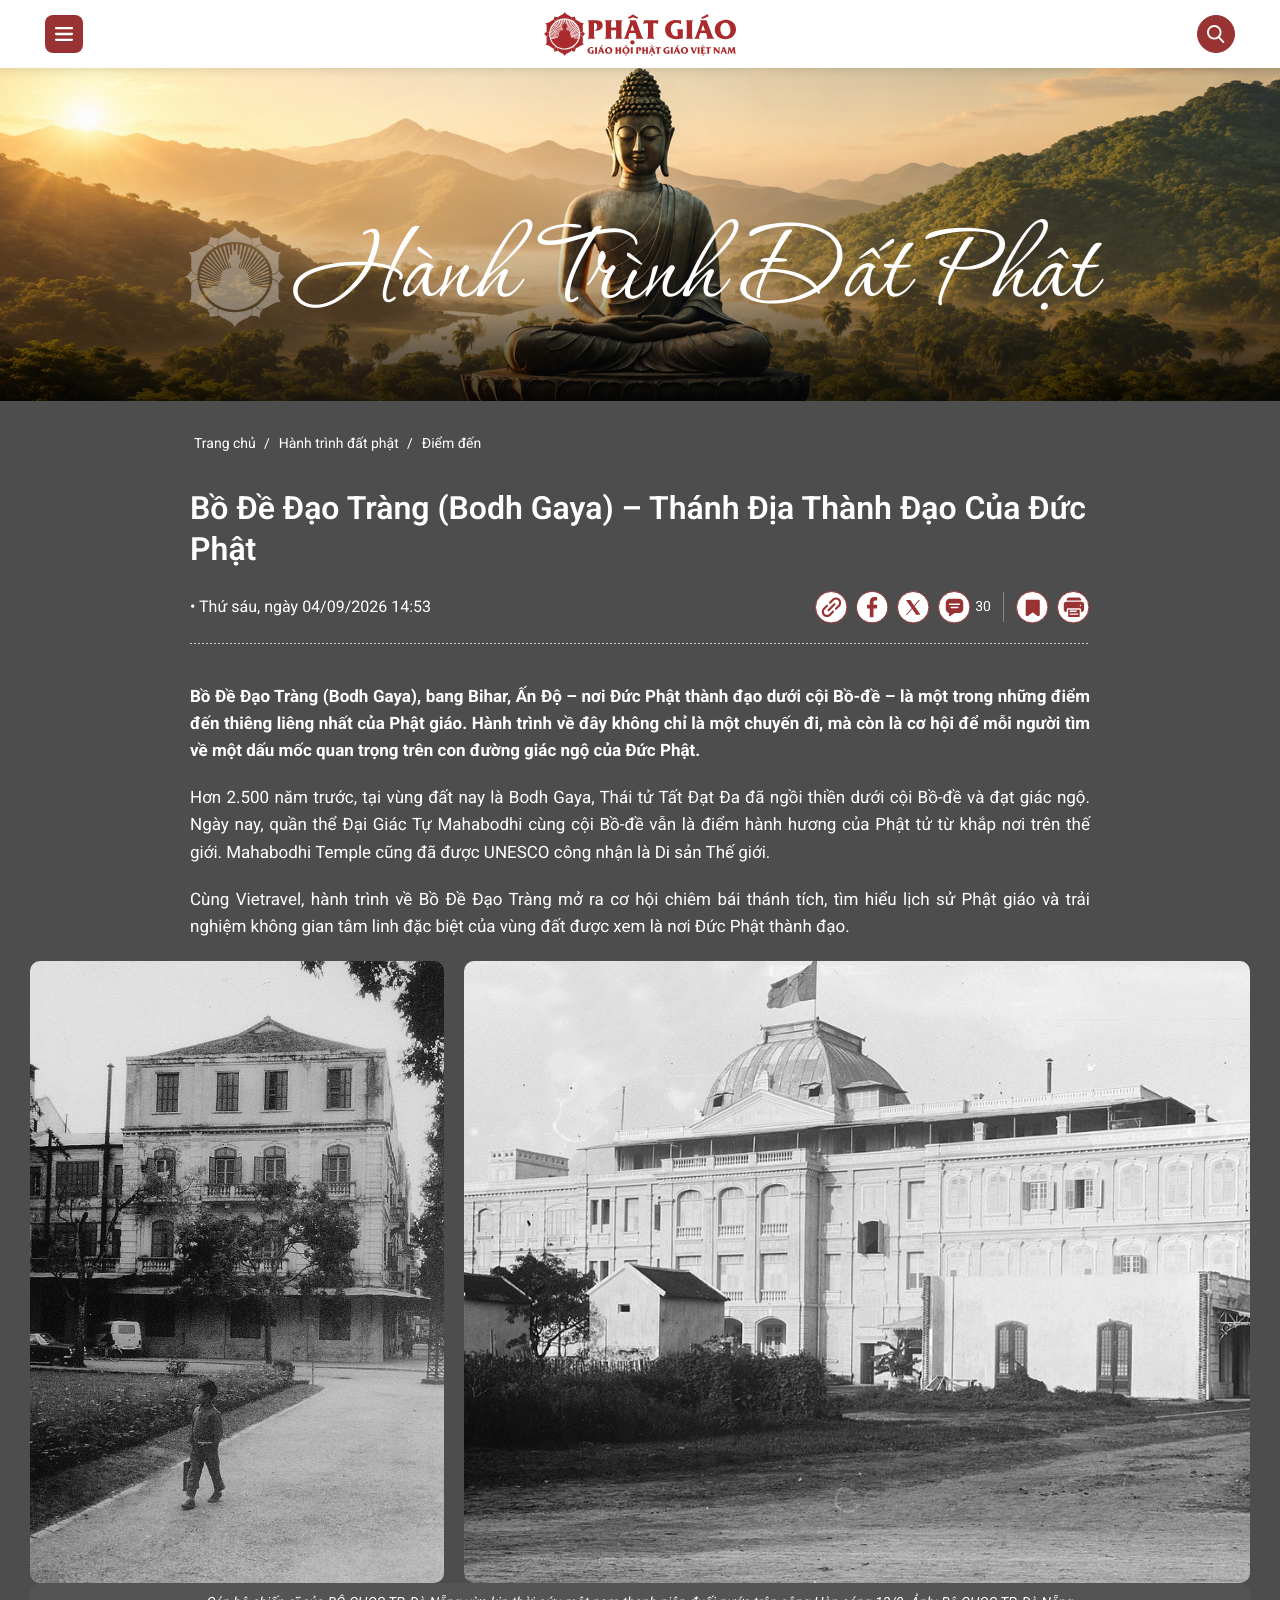
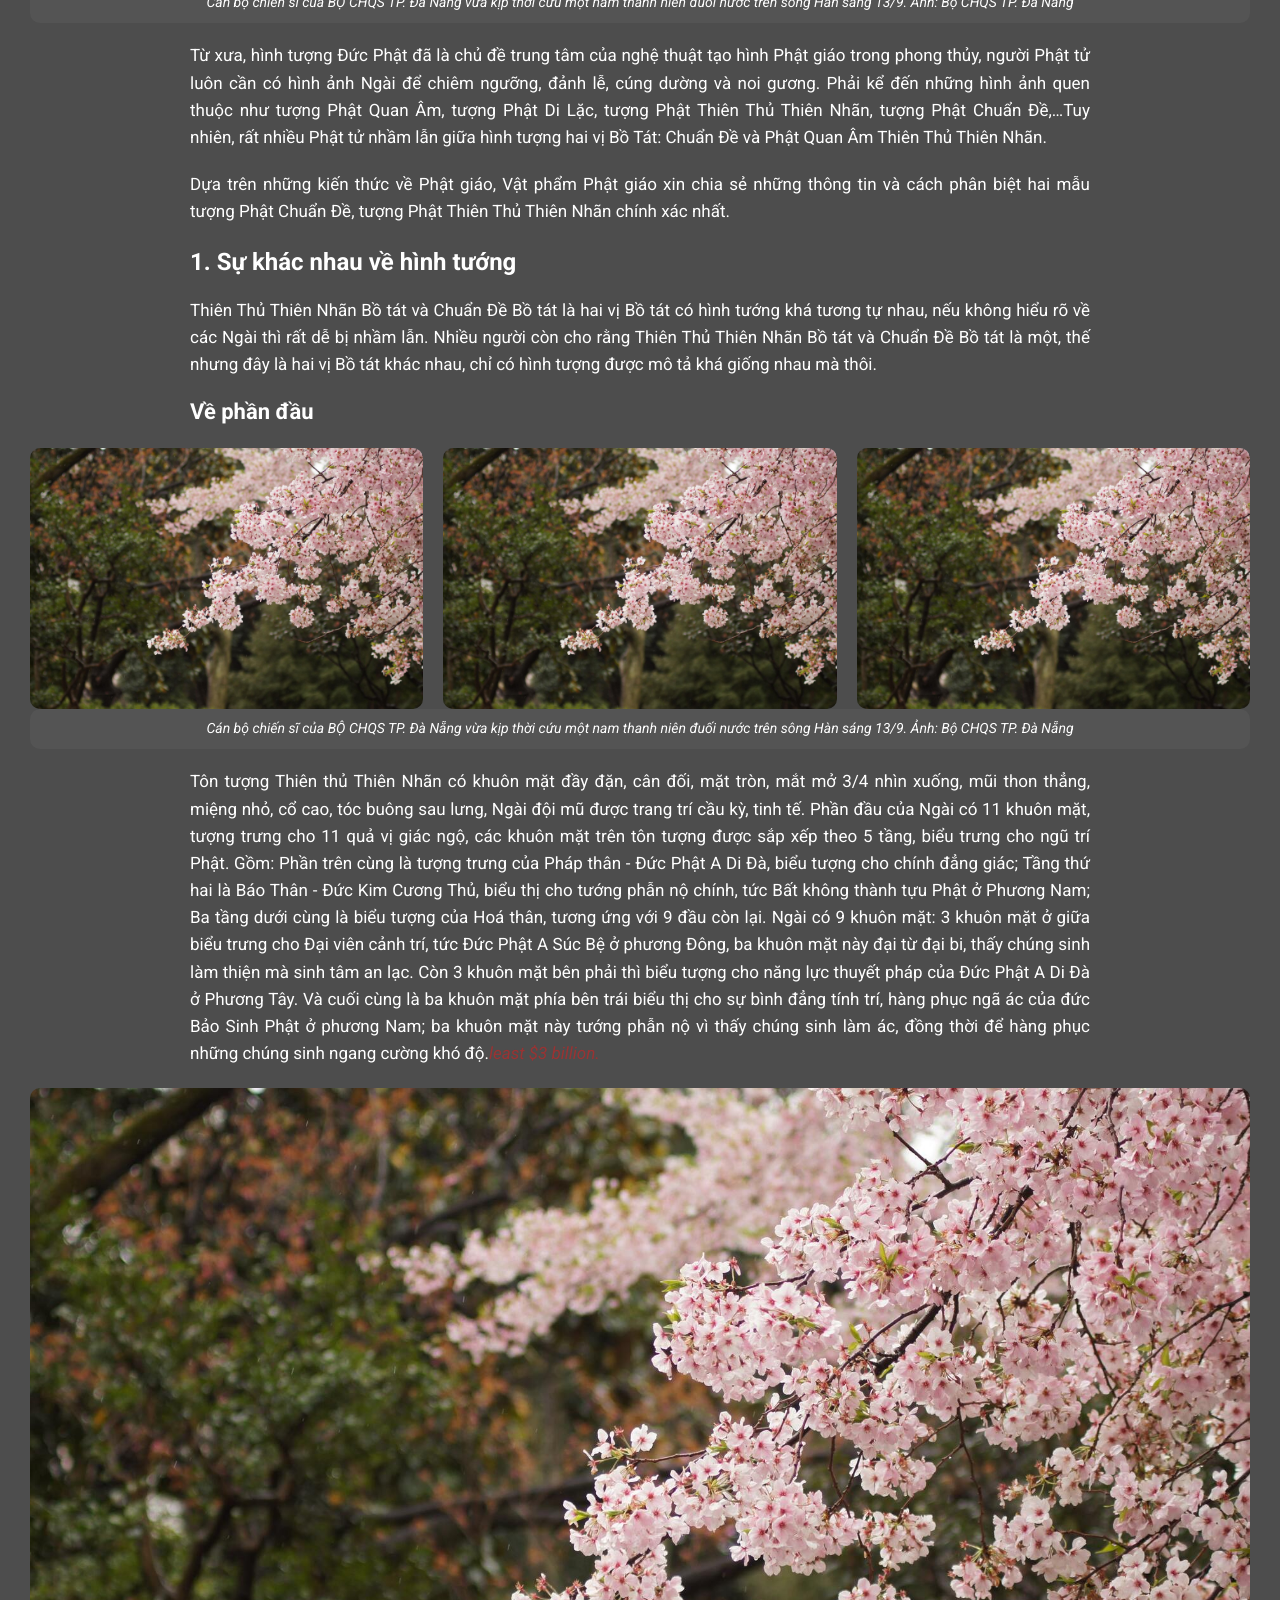
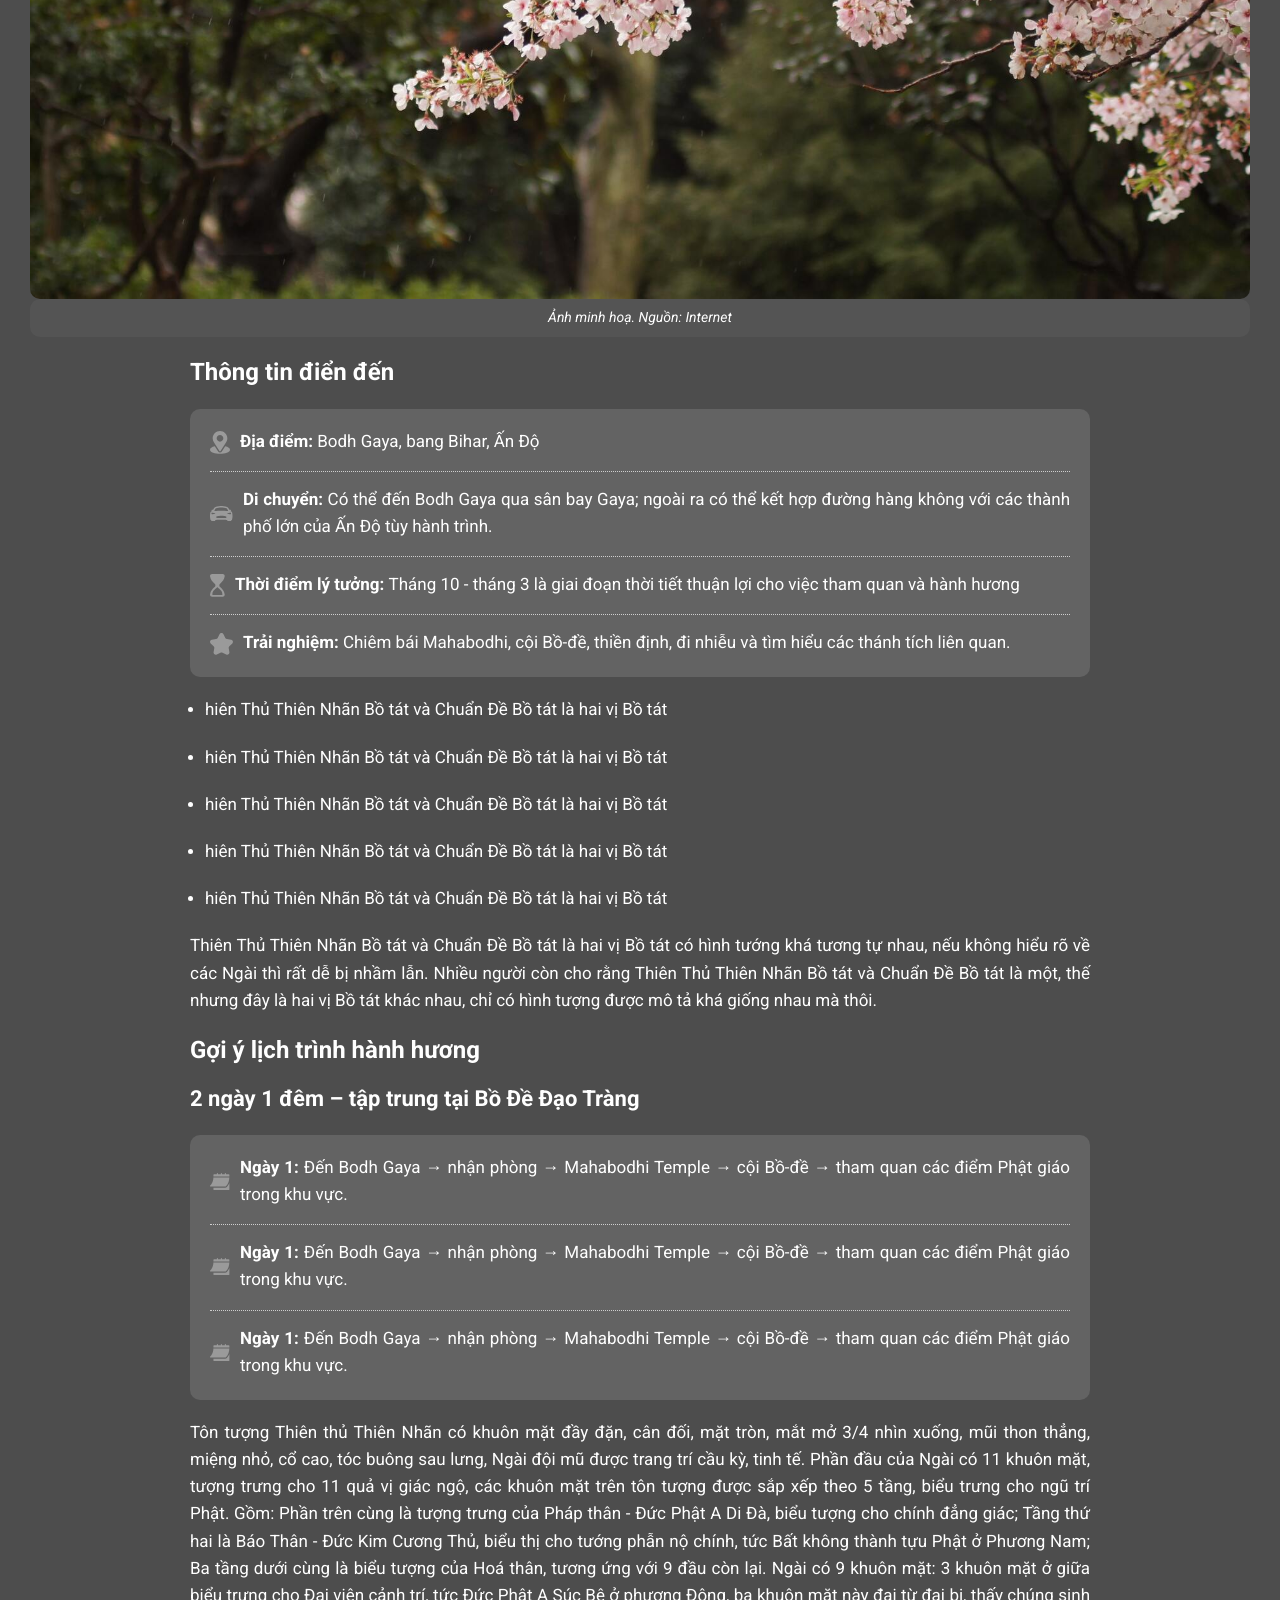
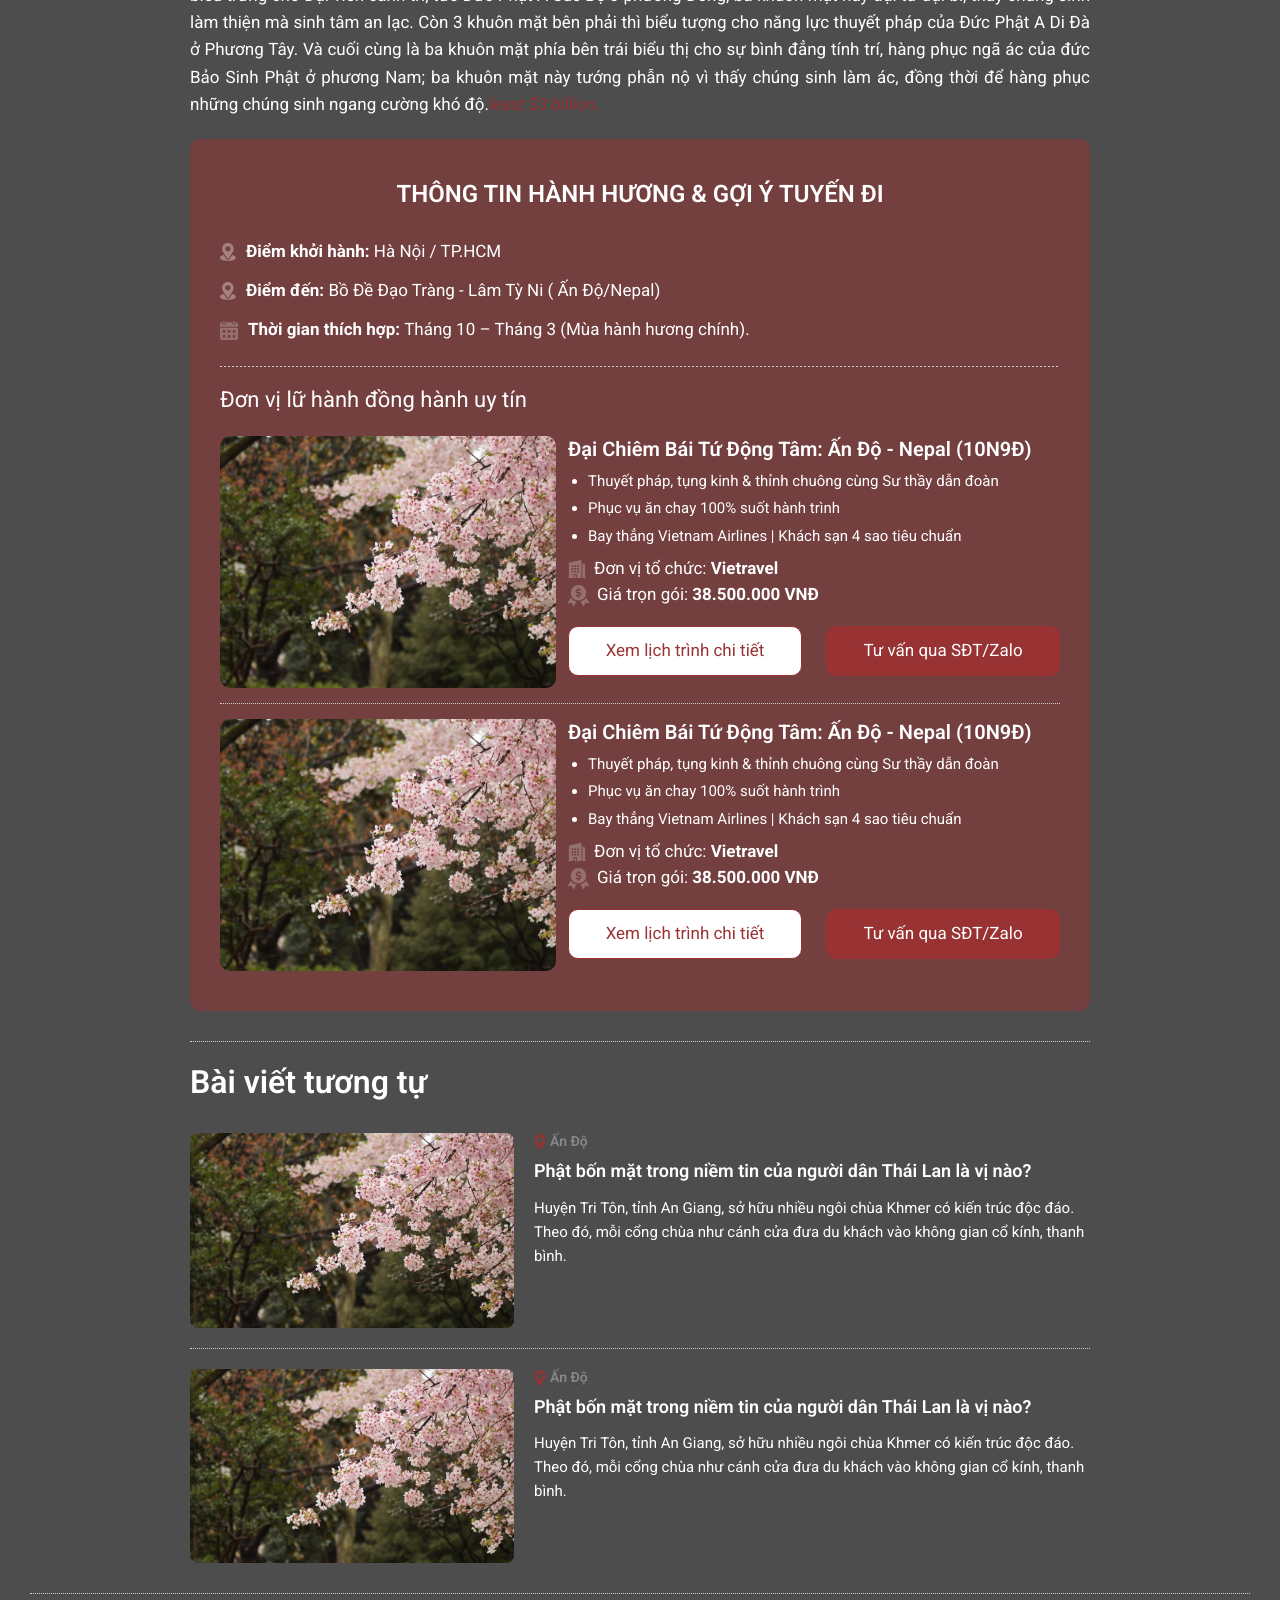
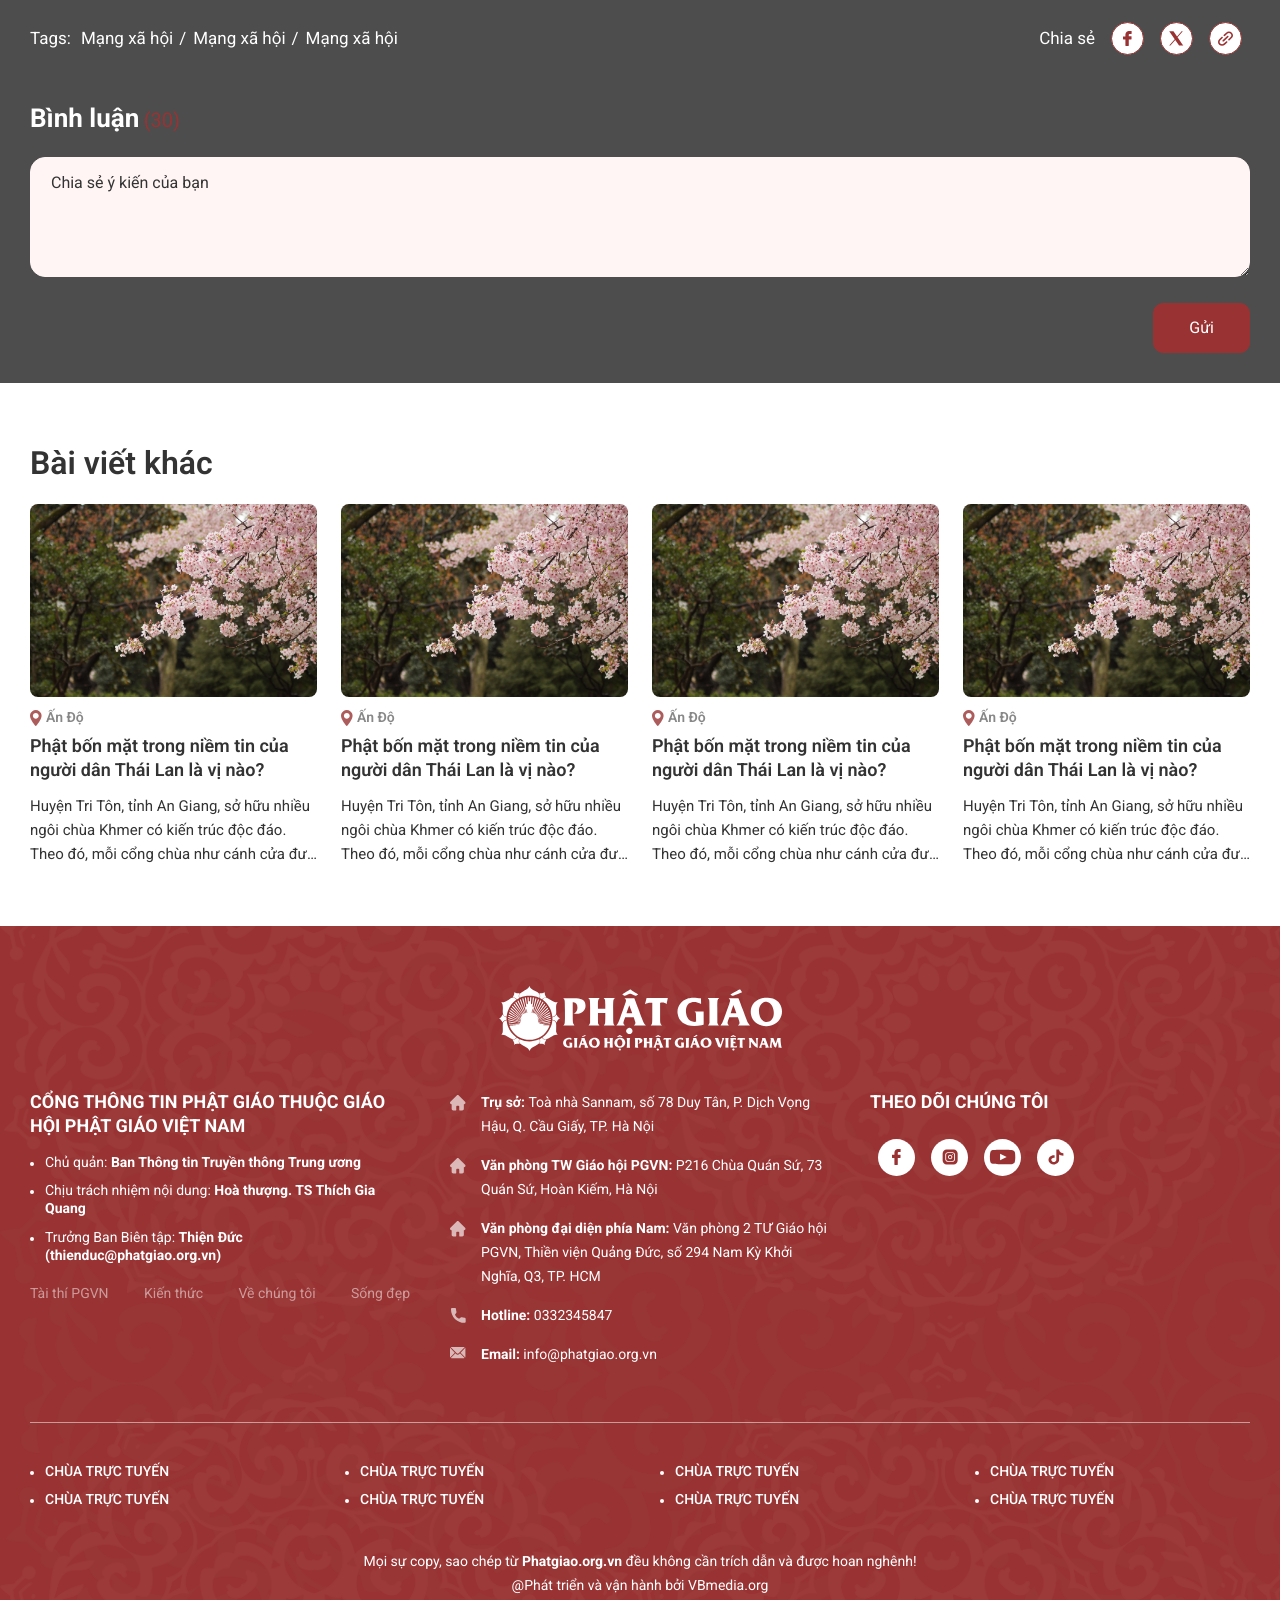
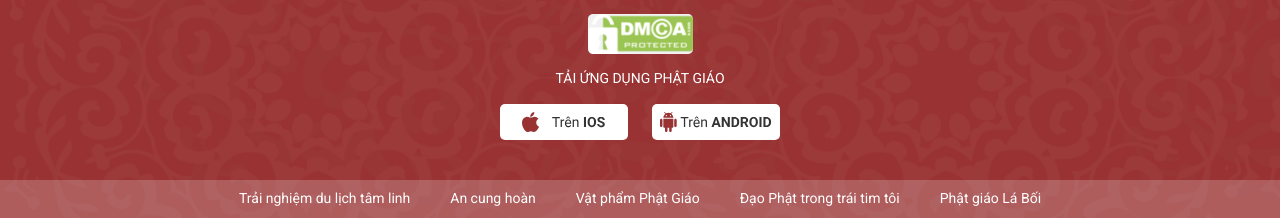
<file: detail-hanh-trinh-dat-phat.html>
<!DOCTYPE html>
<html lang="vi">
    <head>
        <meta charset="UTF-8" />
        <meta http-equiv="X-UA-Compatible" content="IE=edge" />
        <meta name="viewport" content="width=device-width, initial-scale=1.0" />
        <!-- favicon -->
        <link rel="shortcut icon" href="./images/favicon/favicon.png" type="image/gif" sizes="16x16" />
        <!-- end favicon -->
        <title>Cổng thông tin Phật giáo thuộc Giáo hội Phật giáo Việt Nam</title>
        <!-- font -->
        <link rel="preconnect" href="https://fonts.googleapis.com" />
        <link rel="preconnect" href="https://fonts.gstatic.com" crossorigin />
        <link
            rel="preload"
            href="https://fonts.googleapis.com/css2?family=Roboto:ital,wght@0,100;0,300;0,400;0,500;0,700;0,900;1,100;1,300;1,400;1,500;1,700;1,900&family=Corinthia:wght@400;700&display=swap"
            as="style" onload="this.rel='stylesheet'"
        />
        <!-- end font -->
        <link rel="stylesheet" href="./lib/swiper/swiper-bundle.min.css" />
        <link rel="stylesheet" href="./css/style.css" />
        <script src="./lib/jquery/jquery-3.7.1.min.js"></script>
    </head>

    <body>
        
        <!-- header -->
        <header id="header" class="header relative z-50 shadow js__stickyHeader">
            <!-- pc -->
            <div class="d-3xl-block d-xl-none">
                <div class="header-desk relative z-20">
                    <!-- top -->
                    <div class="header-top bg-white w-wrapper">
                        <div class="header-top__container py-20 w-1220 d-3xl-flex justify-between">
                            <!-- left -->
                            <div class="header-top__left flex-1">
                                <ul class="cate-hot__list d-3xl-flex items-center">
                                    <li class="cate-hot__item">
                                        <a href="#" class="cate-hot__link fs-14 fw-500 text-red-993 capitalize d-3xl-inline-block p-8">Kinh Phật</a>
                                    </li>
                                    <li class="cate-hot__item">
                                        <a href="#" class="cate-hot__link fs-14 fw-500 text-red-993 capitalize d-3xl-inline-block p-8">Vật Phẩm Phật Giáo</a>
                                    </li>
                                    <li class="cate-hot__item">
                                        <a href="#" class="cate-hot__link fs-14 fw-500 text-red-993 capitalize d-3xl-inline-block p-8">Phật Giao Online</a>
                                    </li>
                                </ul>
                            </div>
                            <!-- end left -->
                            
                            <!-- center -->
                            <div class="header-top__center flex-1 d-3xl-flex items-center justify-center">
                                <a href="#" class="logo">
                                    <img src="./images/svg/logo.svg" alt="" class="logo-img">
                                </a>
                            </div>
                            <!-- end center -->
                            
                            <!-- right -->
                            <div class="header-top__right flex-1 d-3xl-flex items-center justify-end">
                                <!-- social -->
                                <ul class="social d-3xl-flex items-center justify-center">
                                    <li class="social-item">
                                        <a href="#" class="social-link">
                                            <img src="./images/svg/fb-red.svg" alt="" class="social-icon">
                                        </a>
                                    </li>
                                    <li class="social-item">
                                        <a href="#" class="social-link">
                                            <img src="./images/svg/insta-red.svg" alt="" class="social-icon">
                                        </a>
                                    </li>
                                    <li class="social-item">
                                        <a href="#" class="social-link">
                                            <img src="./images/svg/ytb-red.svg" alt="" class="social-icon">
                                        </a>
                                    </li>
                                    <li class="social-item">
                                        <a href="#" class="social-link">
                                            <img src="./images/svg/tiktok-red.svg" alt="" class="social-icon">
                                        </a>
                                    </li>
                                    
                                </ul>
                                <!-- end social -->
                            </div>
                            <!-- end right -->
                        </div>
                    </div>
                    <!-- end top -->

                    <!-- menu -->
                    <div class="header-menu bg-white w-wrapper">
                        <div class="header-menu__container w-1220 d-3xl-flex justify-between">
                            <!-- navbar -->
                            <nav class="navbar flex-1">
                                <ul class="navbar-wrapper d-3xl-flex items-center gap-30 justify-between">
                                    <li class="navbar-item">
                                        <a href="#" class="icon-20">
                                            <img src="./images/svg/home-red.svg" alt="" class="">
                                        </a>
                                    </li>
                                    <li class="navbar-item">
                                        <div class="navbar-item__heading d-3xl-flex items-center uppercase fw-600 fs-14">
                                            <a href="#" class="navbar-item__text flex-1 d-3xl-inline-block">Tin tức</a>
                                            <div class="navbar-item__icon flex-0">
                                                <img src="./images/svg/arrow-down-gray.svg" alt="">
                                            </div>
                                        </div>
                                        <ul class="navbar-dropdown fs-14 scroll">
                                            <li class="navbar-dropdown__item">
                                                <a href="#" class="navbar-dropdown__link">Trong nước</a>
                                            </li>
                                            <li class="navbar-dropdown__item">
                                                <a href="#" class="navbar-dropdown__link">Quốc tế</a>
                                            </li>
                                            <li class="navbar-dropdown__item">
                                                <a href="#" class="navbar-dropdown__link">Tin phật sự</a>
                                            </li>
                                            <li class="navbar-dropdown__item">
                                                <a href="#" class="navbar-dropdown__link">Tin mới</a>
                                            </li>
                                        </ul>
                                    </li>
                                    <li class="navbar-item">
                                        <div class="navbar-item__heading d-3xl-flex items-center uppercase fw-600 fs-14">
                                            <a href="#" class="navbar-item__text flex-1 d-3xl-inline-block">Xiển dương phật pháp</a>
                                            <div class="navbar-item__icon flex-0">
                                                <img src="./images/svg/arrow-down-gray.svg" alt="">
                                            </div>
                                        </div>
                                        <ul class="navbar-dropdown fs-14 scroll">
                                            <li class="navbar-dropdown__item">
                                                <a href="#" class="navbar-dropdown__link">Trong nước</a>
                                            </li>
                                            <li class="navbar-dropdown__item">
                                                <a href="#" class="navbar-dropdown__link">Quốc tế</a>
                                            </li>
                                            <li class="navbar-dropdown__item">
                                                <a href="#" class="navbar-dropdown__link">Tin phật sự</a>
                                            </li>
                                            <li class="navbar-dropdown__item">
                                                <a href="#" class="navbar-dropdown__link">Tin mới</a>
                                            </li>
                                        </ul>
                                    </li>
                                    <li class="navbar-item">
                                        <div class="navbar-item__heading d-3xl-flex items-center uppercase fw-600 fs-14">
                                            <a href="#" class="navbar-item__text flex-1 d-3xl-inline-block">Đức phật</a>
                                        </div>
                                    </li>
                                    <li class="navbar-item">
                                        <div class="navbar-item__heading d-3xl-flex items-center uppercase fw-600 fs-14">
                                            <a href="#" class="navbar-item__text flex-1 d-3xl-inline-block">Kinh sách</a>
                                        </div>
                                    </li>
                                    <li class="navbar-item">
                                        <div class="navbar-item__heading d-3xl-flex items-center uppercase fw-600 fs-14">
                                            <a href="#" class="navbar-item__text flex-1 d-3xl-inline-block">Giáo hội</a>
                                        </div>
                                    </li>
                                    <li class="navbar-item">
                                        <div class="navbar-item__heading d-3xl-flex items-center uppercase fw-600 fs-14">
                                            <a href="#" class="navbar-item__text flex-1 d-3xl-inline-block">Media</a>
                                        </div>
                                    </li>
                                    <li class="navbar-item">
                                        <div class="navbar-item__heading d-3xl-flex items-center uppercase fw-600 fs-14">
                                            <a href="#" class="navbar-item__text flex-1 d-3xl-inline-block">Môi trường</a>
                                        </div>
                                    </li>

                                    <li class="navbar-item navbar-more  js__navbarMore">
                                        <div class="navbar-more__icon js__navbarMoreIcon">
                                            <div class="bar">
                                                <img src="./images/svg/bar.svg" alt="">
                                            </div>
                                            <div class="close">
                                                <img src="./images/svg/close.svg" alt="">
                                            </div>
                                        </div>
                                        
                                    </li>
                                </ul>
                            </nav>
                            <!-- end navbar -->

                            <!-- extend -->
                            <div class="navbar-more__content w-wrapper js__navbarMoreContent">
                                <div class="navbar-more__inner w-1220 scroll">
                                    <ul class="navbar-more__list d-3xl-grid gap-24">
                                        <li class="navbar-more__item">
                                            <div class="navbar-more__title"><a href="#">Cate 1</a></div>
                                            <ul class="navbar-more__children">
                                                <li><a href="#">Cate 2</a></li>
                                                <li><a href="#">Cate 2</a></li>
                                                <li><a href="#">Cate 2</a></li>
                                                <li><a href="#">Cate 2</a></li>
                                            </ul>
                                        </li>
                                        <li class="navbar-more__item">
                                            <div class="navbar-more__title"><a href="#">Cate 1</a></div>
                                            <ul class="navbar-more__children">
                                                <li><a href="#">Cate 2</a></li>
                                                <li><a href="#">Cate 2</a></li>
                                                <li><a href="#">Cate 2</a></li>
                                                <li><a href="#">Cate 2</a></li>
                                            </ul>
                                        </li>
                                        <li class="navbar-more__item">
                                            <div class="navbar-more__title"><a href="#">Cate 1</a></div>
                                            <ul class="navbar-more__children">
                                                <li><a href="#">Cate 2</a></li>
                                                <li><a href="#">Cate 2</a></li>
                                                <li><a href="#">Cate 2</a></li>
                                                <li><a href="#">Cate 2</a></li>
                                            </ul>
                                        </li>
                                        <li class="navbar-more__item">
                                            <div class="navbar-more__title"><a href="#">Cate 1</a></div>
                                            <ul class="navbar-more__children">
                                                <li><a href="#">Cate 2</a></li>
                                                <li><a href="#">Cate 2</a></li>
                                                <li><a href="#">Cate 2</a></li>
                                                <li><a href="#">Cate 2</a></li>
                                            </ul>
                                        </li>
                                        <li class="navbar-more__item">
                                            <div class="navbar-more__title"><a href="#">Cate 1</a></div>
                                            <ul class="navbar-more__children">
                                                <li><a href="#">Cate 2</a></li>
                                                <li><a href="#">Cate 2</a></li>
                                                <li><a href="#">Cate 2</a></li>
                                                <li><a href="#">Cate 2</a></li>
                                            </ul>
                                        </li>
                                        <li class="navbar-more__item">
                                            <div class="navbar-more__title"><a href="#">Cate 1</a></div>
                                            <ul class="navbar-more__children">
                                                <li><a href="#">Cate 2</a></li>
                                                <li><a href="#">Cate 2</a></li>
                                                <li><a href="#">Cate 2</a></li>
                                                <li><a href="#">Cate 2</a></li>
                                            </ul>
                                        </li>
                                    </ul>
                                </div>
                            </div>
                            <!-- end extend -->

                            <!-- search -->
                            <div class="search flex-0 d-3xl-flex items-center ml-40 mr-3xl--10 js__searchDesk">
                                <!-- icon -->
                                <div class="search-icon icon-20 d-3xl-flex items-center p-10 js__searchIconDesk pointer">
                                    <img src="./images/svg/search.svg" alt="">
                                </div>
                                <!-- end icon -->
                                <div class="search-content js__searchContentDesk">
                                    <form action="search-form">
                                        <div class="search-group">
                                            <input type="text" class="search-input js__searchInputDesk" placeholder="Tìm kiếm...">
                                        </div>
                                    </form>
                                </div>
                            </div>
                            <!-- end search -->
                        </div>
                    </div>
                    <!-- end menu -->
                </div>
            </div>
            <!-- end pc -->
             
            <!-- mb -->
            <div class="d-3xl-none d-xl-block">
                <div class="header-mb header-mb-detail-hanh-trinh-dat-phat relative z-10">
                    <!-- bot -->
                    <div class="header-mb__bot w-wrapper w-1220 bg-white py-12">
                        <!-- menu -->
                        <div class="header-mb__menu d-3xl-flex items-center justify-between">
                            <!-- left -->
                            <div class="header-mb__left flex-0">
                                <!-- submenu -->
                                <div class="sub-menu">
                                    <!-- icon bar -->
                                    <div class="icon-bar js__clickShowMenuMb bg-red-993">
                                        <img src="./images/svg/bar-w.svg" alt="">
                                    </div>
                                    <!-- end icon bar -->
                                    <!-- content -->
                                    <div class="sub-menu__content">
                                        <!-- close -->
                                        <div class="sub-menu__close js__closeSubMenu d-3xl-flex items-center">
                                            <img src="./images/svg/close-w.svg" alt="">
                                        </div>
                                        <!-- end close -->
    
                                        <div class="sub-menu__container">
                                            <!-- list -->
                                            <div class="sub-menu__list">
                                                <!-- item -->
                                                <div class="sub-menu__item px-20">
                                                    <!-- heading -->
                                                    <div class="heading-sub d-3xl-flex items-center justify-between py-8 text-red-993">
                                                        <h3 class="heading-sub__title fs-14 fw-500 uppercase">
                                                            <a href="#">Tin tức</a>
                                                        </h3>
                                                        <div class="heading-sub__arrow js__dropDown">
                                                            <img src="./images/svg/arrow-down-gray.svg" alt="">
                                                        </div>
                                                    </div>
                                                    <!-- end heading -->
    
                                                    <!-- sub menu list -->
                                                    <ul class="list-sub js__listSubMenu">
                                                        <li class="item-sub">
                                                            <a href="#" class="item-sub__link fs-16">Release Calender</a>
                                                        </li>
                                                        <li class="item-sub">
                                                            <a href="#" class="item-sub__link fs-16">Release Calender</a>
                                                        </li>
                                                        <li class="item-sub">
                                                            <a href="#" class="item-sub__link fs-16">Release Calender</a>
                                                        </li>
                                                    </ul>
                                                    <!-- end sub menu list -->
                                                </div>
                                                <!-- end item -->
                                                <!-- item -->
                                                <div class="sub-menu__item px-20">
                                                    <!-- heading -->
                                                    <div class="heading-sub d-3xl-flex items-center justify-between py-8 text-red-993">
                                                        <h3 class="heading-sub__title fs-14 fw-500 uppercase">
                                                            <a href="#">Tin tức</a>
                                                        </h3>
                                                        <div class="heading-sub__arrow js__dropDown">
                                                            <img src="./images/svg/arrow-down-gray.svg" alt="">
                                                        </div>
                                                    </div>
                                                    <!-- end heading -->
    
                                                    <!-- sub menu list -->
                                                    <ul class="list-sub js__listSubMenu">
                                                        <li class="item-sub">
                                                            <a href="#" class="item-sub__link fs-16">Release Calender</a>
                                                        </li>
                                                        <li class="item-sub">
                                                            <a href="#" class="item-sub__link fs-16">Release Calender</a>
                                                        </li>
                                                        <li class="item-sub">
                                                            <a href="#" class="item-sub__link fs-16">Release Calender</a>
                                                        </li>
                                                    </ul>
                                                    <!-- end sub menu list -->
                                                </div>
                                                <!-- end item -->
                                                <!-- item -->
                                                <div class="sub-menu__item px-20">
                                                    <!-- heading -->
                                                    <div class="heading-sub d-3xl-flex items-center justify-between py-8 text-red-993">
                                                        <h3 class="heading-sub__title fs-14 fw-500 uppercase">
                                                            <a href="#">Tin tức</a>
                                                        </h3>
                                                        <div class="heading-sub__arrow js__dropDown">
                                                            <img src="./images/svg/arrow-down-gray.svg" alt="">
                                                        </div>
                                                    </div>
                                                    <!-- end heading -->
    
                                                    <!-- sub menu list -->
                                                    <ul class="list-sub js__listSubMenu">
                                                        <li class="item-sub">
                                                            <a href="#" class="item-sub__link fs-16">Release Calender</a>
                                                        </li>
                                                        <li class="item-sub">
                                                            <a href="#" class="item-sub__link fs-16">Release Calender</a>
                                                        </li>
                                                        <li class="item-sub">
                                                            <a href="#" class="item-sub__link fs-16">Release Calender</a>
                                                        </li>
                                                    </ul>
                                                    <!-- end sub menu list -->
                                                </div>
                                                <!-- end item -->
                                               
                                               
                                            </div>
                                            <!-- end list -->
                                        </div>
                                    </div>
                                    <!-- end content -->
                                    <div class="overlay js__overlay"></div>
                                </div>
                                <!-- end submenu -->
                            </div>
                            <!-- end left -->
                            <!-- center -->
                            <div class="header-mb__center flex-1 d-3xl-flex items-center justify-center">
                                <a href="#" class="logo">
                                    <img src="./images/svg/logo.svg" alt="" class="logo-img">
                                </a>
                            </div>
                            <!-- end center -->
                            <!-- right -->
                            <div class="header-mb__right flex-0">
                                <div class="search-mb">
                                    <div class="search-mb__icon js__searchMb">
                                        <img src="./images/svg/search-w.svg" alt="">
                                    </div>
                                    <!-- form -->
                                    <div class="header-search-mb__form h-60 w-full js__formSearchMb">
                                        <form action="" class="w-full h-full">
                                            <div class="relative w-full h-full">
                                                <input type="text" class="header-search-input w-full h-full p-8 fs-16 js__focusSearchMb" placeholder="Search...">
                                                <div class="header-search-btn absolute h-full d-3xl-flex items-center p-8 js__closeSearchMb icon-20">
                                                    <img src="./images/svg/close.svg" alt="">
                                                </div>
                                            </div>
                                        </form>
                                    </div>
                                    <!-- end form -->
                                </div>
                            </div>
                            <!-- end right -->
                        </div>
                        <!-- end menu -->
                    </div>
                    <!-- end bot -->

                    <!-- navbar menu mb -->
                    <div class="navbar-menu-mb js__navbarMenuMb py-15 pl-15 pr-40 relative d-3xl-none">
                        <ul class="navbar-mb js__navbarMb d-3xl-flex items-center fs-14 text-gray-33 fw-600 uppercase">
                            <li class="navbar-item flex-0">
                                <a href="#" class="icon-16">
                                    <img src="./images/svg/home-red.svg" alt="">
                                </a>
                            </li>
                            <li class="navbar-item">
                                <a href="#">Tin tức</a>
                            </li>
                            <li class="navbar-item">
                                <a href="#">Xiển Dương Phật Pháp</a>
                            </li>
                            <li class="navbar-item">
                                <a href="#">Đức Phật</a>
                            </li>
                            <li class="navbar-item">
                                <a href="#">Kinh Sách</a>
                            </li>
                            <li class="navbar-item">
                                <a href="#">Giáo hội</a>
                            </li>
                            <li class="navbar-item">
                                <a href="#">Media</a>
                            </li>
                            <li class="navbar-item">
                                <a href="#">Môi trường</a>
                            </li>
                        </ul>
                        <div class="navbar-scroll-icon js__navbarIcon">
                            <img src="./images/svg/arrow-next-gray-2.svg" alt="">
                        </div>
                    </div>
                    <!-- end navbar menu mb -->

                    <!-- menu detail hanh trinh dat phat -->
                    <div class="menu-detail-hanh-trinh-dat-phat d-3xl-none w-wrapper w-1220 bg-white py-12">
                        <div class="menu-detail-hanh-trinh-dat-phat__container d-3xl-flex items-center justify-between gap-20">
                            <!-- left -->
                            <div class="menu-detail-hanh-trinh-dat-phat__left flex-0">
                                <!-- icon bar -->
                                <div class="icon-bar js__clickShowMenuMb bg-red-993">
                                    <img src="./images/svg/bar-w.svg" alt="">
                                </div>
                                <!-- end icon bar -->
                            </div>
                            <!-- end left -->

                            <!-- right -->
                            <div class="menu-detail-hanh-trinh-dat-phat__right flex-1 d-3xl-flex items-center justify-end">
                                <div class="detail-hanh-trinh-dat-phat-primary__action d-3xl-flex items-center justify-end gap-12">
                                    <!-- social -->
                                    <ul class="social-tertiary d-3xl-flex items-center gap-8">
                                        <li class="social-tertiary__item">
                                            <a href="#" class="social-tertiary__link"><img src="./images/svg/link-red-2.svg" alt=""></a>
                                        </li>
                                        <li class="social-tertiary__item">
                                            <a href="#" class="social-tertiary__link"><img src="./images/svg/fb-red-2.svg" alt=""></a>
                                        </li>
                                        <li class="social-tertiary__item">
                                            <a href="#" class="social-tertiary__link"><img src="./images/svg/x-red-2.svg" alt=""></a>
                                        </li>
                                        <li class="social-tertiary__item">
                                            <div class="d-3xl-flex items-center">
                                                <a href="#" class="social-tertiary__link flex-0"><img src="./images/svg/cmt-red-3.svg" alt=""></a>
                                                <span class="social-tertiary__text fs-14 text-gray-33 ml-4 d-3xl-block">30</span>
                                            </div>
                                        </li>
                                    </ul>
                                    <!-- end social -->
                                    <div class="line" style="border-right: 1px solid #888;width: 1px;height: 30px;"></div>

                                    <!-- social -->
                                    <ul class="social-tertiary d-3xl-flex items-center gap-8">
                                        <li class="social-tertiary__item">
                                            <a href="#" class="social-tertiary__link"><img src="./images/svg/bookmark-red-2.svg" alt=""></a>
                                        </li>
                                        <li class="social-tertiary__item">
                                            <div onclick="window.print()" class="social-tertiary__link"><img src="./images/svg/print-red-2.svg" alt=""></div>
                                        </li>
                                    </ul>
                                    <!-- end social -->
                                </div>
                            </div>
                            <!-- end right -->
                        </div>
                    </div>
                    <!-- end menu detail hanh trinh dat phat -->
                </div>
            </div>
            <!-- end mb -->

        </header>
        <!-- end header -->
        <!-- main -->
        <main id="main" class="main">
            <!-- primary -->
            <section class="kham-pha-diem-den-primary relative z-10 bg-white">
                <!-- article -->
                <div class="article over-hidden">
                    <!-- img -->
                    <div class="article-img">
                        <!-- pc -->
                        <div class="d-3xl-block d-md-none">
                            <img src="./images/bg-4.png" alt="" class="w-full h-auto">
                        </div>
                        <!-- end pc -->
                        <!-- mb -->
                        <div class="d-3xl-none d-md-block">
                            <img src="./images/bg-4-mb.png" alt="" class="w-full h-auto">
                        </div>
                        <!-- end mb -->
                    </div>
                    <!-- end img -->
                    <!-- content -->
                    <div class="article-content article-content-bottom absolute inset-0 p-40 p-md-15 relative d-3xl-flex flex-column">
                        <!-- mb -->
                        <div class="w-1220 w-md-500">
                            <div class="d-3xl-flex items-center flex-wrap gap-10 justify-center">
                                <div class="icon flex-0 icon-100 icon-md-44">
                                    <img src="./images/svg/logo-2.svg" alt="">
                                </div>
                                <h2 class="heading-title text-white fs-130 fs-md-48 font-corinthia text-center fw-400"><span>Hành Trình  Đất Phật</span></h2>
                            </div>
                        </div>
                        <!-- end mb -->
                    </div>
                    <!-- end content -->
                </div>
                <!-- end article -->
            </section>
            <!-- end primary -->

            <!-- primary -->
            <section class="detail-hanh-trinh-dat-phat-primary relative z-20 over-hidden w-wrapper bg-gray-4d">
                <div class="detail-hanh-trinh-dat-phat-primary__container relative z-10 w-1220 w-md-500 py-30 pt-md-10 pb-md-30">
                    <div class="w-900">
                        <!-- bredcrumb -->
                        <div class="breadcrumb-quaternary fs-14 fs-md-14 text-white mt-md-0 pt-md-4">
                            <ul class="breadcrumb-quaternary-container">
                                <li class="breadcrumb-quaternary__item">
                                    <a href="#" class="breadcrumb-quaternary-link">Trang chủ</a>
                                </li>
                                <li class="breadcrumb-quaternary__item">
                                    <a href="#" class="breadcrumb-quaternary-link">Hành trình đất phật</a>
                                </li>
                                <li class="breadcrumb-quaternary__item">
                                    <a href="#" class="breadcrumb-quaternary-link">Điểm đến</a>
                                </li>
                            </ul>
                        </div>
                        <!-- end bredcrumb -->

                        <!-- title -->
                        <h1 class="article-title fs-32 fs-md-20 fw-600 text-white mt-30 mt-md-20 mb-20">
                            <span>Bồ Đề Đạo Tràng (Bodh Gaya) – Thánh Địa Thành Đạo Của Đức Phật</span>
                        </h1>
                        <!-- end title -->
                    </div>

                    <!-- detail top -->
                    <div class="detail-hanh-trinh-dat-phat-primary__top d-3xl-flex items-center justify-between gap-20 flex-wrap pb-20 mb-20 border-dotted-ce mt-md-12">
                        <!-- time -->
                        <div class="titme fs-16 fs-md-14 text-white fw-400">• Thứ sáu, ngày 04/09/2026 14:53</div>
                        <!-- end time -->
                        <!-- action -->
                        <div class="detail-hanh-trinh-dat-phat-primary__action d-3xl-flex d-md-none items-center justify-end gap-12">
                            <!-- social -->
                            <ul class="social-tertiary d-3xl-flex items-center gap-8">
                                <li class="social-tertiary__item">
                                    <a href="#" class="social-tertiary__link"><img src="./images/svg/link-red-2.svg" alt=""></a>
                                </li>
                                <li class="social-tertiary__item">
                                    <a href="#" class="social-tertiary__link"><img src="./images/svg/fb-red-2.svg" alt=""></a>
                                </li>
                                <li class="social-tertiary__item">
                                    <a href="#" class="social-tertiary__link"><img src="./images/svg/x-red-2.svg" alt=""></a>
                                </li>
                                <li class="social-tertiary__item">
                                    <div class="d-3xl-flex items-center">
                                        <a href="#" class="social-tertiary__link flex-0"><img src="./images/svg/cmt-red-3.svg" alt=""></a>
                                        <span class="social-tertiary__text fs-14 text-white ml-4 d-3xl-block">30</span>
                                    </div>
                                </li>
                            </ul>
                            <!-- end social -->
                            <div class="line" style="border-right: 1px solid #888;width: 1px;height: 30px;"></div>

                            <!-- social -->
                            <ul class="social-tertiary d-3xl-flex items-center gap-8">
                                <li class="social-tertiary__item">
                                    <a href="#" class="social-tertiary__link"><img src="./images/svg/bookmark-red-2.svg" alt=""></a>
                                </li>
                                <li class="social-tertiary__item">
                                    <div onclick="window.print()" class="social-tertiary__link"><img src="./images/svg/print-red-2.svg" alt=""></div>
                                </li>
                            </ul>
                            <!-- end social -->
                        </div>
                        <!-- end action -->
                    </div>
                    <!-- end detail top -->
                    
                    <!-- detail content -->
                    <div class="detail-content w-full mt-40 mt-md-20">
                        <!-- end detail sapo -->
                        <div id="explus-editor">
                            <div class="detail-sapo">
                                <p>Bồ Đề Đạo Tràng (Bodh Gaya), bang Bihar, Ấn Độ – nơi Đức Phật thành đạo dưới cội Bồ-đề – là một trong những điểm đến thiêng liêng nhất của Phật giáo. Hành trình về đây không chỉ là một chuyến đi, mà còn là cơ hội để mỗi người tìm về một dấu mốc quan trọng trên con đường giác ngộ của Đức Phật.</p>
                            </div>
                            <p>Hơn 2.500 năm trước, tại vùng đất nay là Bodh Gaya, Thái tử Tất Đạt Đa đã ngồi thiền dưới cội Bồ-đề và đạt giác ngộ. Ngày nay, quần thể Đại Giác Tự Mahabodhi cùng cội Bồ-đề vẫn là điểm hành hương của Phật tử từ khắp nơi trên thế giới. Mahabodhi Temple cũng đã được UNESCO công nhận là Di sản Thế giới.</p>
                            <p>Cùng Vietravel, hành trình về Bồ Đề Đạo Tràng mở ra cơ hội chiêm bái thánh tích, tìm hiểu lịch sử Phật giáo và trải nghiệm không gian tâm linh đặc biệt của vùng đất được xem là nơi Đức Phật thành đạo.</p>

                            <figure class="input-gallery" view="default" show="flex">
                                <div class="images">
                                    <img loading="lazy" src="./images/4.webp" width="960" height="714" alt="" data-id="621359" data-fancybox="gallery" href="./images/4.webp">
                                    <img class="" loading="lazy" src="./images/5.webp" width="960" height="700" alt="" data-id="621360" data-fancybox="gallery" href="./images/5.webp">
                                </div>
                                <figcaption class="js">Cán bộ chiến sĩ của BỘ CHQS TP. Đà Nẵng vừa kịp thời cứu một nam thanh niên đuối nước trên sông Hàn sáng 13/9. Ảnh: Bộ CHQS TP. Đà Nẵng</figcaption>
                            </figure>
                            <p>Từ xưa, hình tượng Đức Phật đã là chủ đề trung tâm của nghệ thuật tạo hình Phật giáo trong phong thủy, người Phật tử luôn cần có hình ảnh Ngài để chiêm ngưỡng, đảnh lễ, cúng dường và noi gương. Phải kể đến những hình ảnh quen thuộc như tượng Phật Quan Âm, tượng Phật Di Lặc, tượng Phật Thiên Thủ Thiên Nhãn, tượng Phật Chuẩn Đề,…Tuy nhiên, rất nhiều Phật tử nhầm lẫn giữa hình tượng hai vị Bồ Tát: Chuẩn Đề và Phật Quan Âm Thiên Thủ Thiên Nhãn.</p>
                            <p>Dựa trên những kiến thức về Phật giáo, Vật phẩm Phật giáo xin chia sẻ những thông tin và cách phân biệt hai mẫu tượng Phật Chuẩn Đề, tượng Phật Thiên Thủ Thiên Nhãn chính xác nhất.</p>
                            <h2>1. Sự khác nhau về hình tướng</h2>
                            <p> Thiên Thủ Thiên Nhãn Bồ tát và Chuẩn Đề Bồ tát là hai vị Bồ tát có hình tướng khá tương tự nhau, nếu không hiểu rõ về các Ngài thì rất dễ bị nhầm lẫn. Nhiều người còn cho rằng Thiên Thủ Thiên Nhãn Bồ tát và Chuẩn Đề Bồ tát là một, thế nhưng đây là hai vị Bồ tát khác nhau, chỉ có hình tượng được mô tả khá giống nhau mà thôi.</p>
                            <h3>Về phần đầu</h3>
                            <figure class="input-gallery" view="default" show="flex">
                                <div class="images">
                                    <img loading="lazy" src="./images/2.jpg" width="960" height="714" alt="" data-id="621359" data-fancybox="gallery" href="#">
                                    <img loading="lazy" src="./images/2.jpg" width="960" height="714" alt="" data-id="621359" data-fancybox="gallery" href="#">
                                    <img class="" loading="lazy" src="./images/2.jpg" width="960" height="700" alt="" data-id="621360" data-fancybox="gallery" href="#">
                                </div>
                                <figcaption class="js">Cán bộ chiến sĩ của BỘ CHQS TP. Đà Nẵng vừa kịp thời cứu một nam thanh niên đuối nước trên sông Hàn sáng 13/9. Ảnh: Bộ CHQS TP. Đà Nẵng</figcaption>
                            </figure>
                            <p>Tôn tượng Thiên thủ Thiên Nhãn có khuôn mặt đầy đặn, cân đối, mặt tròn, mắt mở 3/4 nhìn xuống, mũi thon thẳng, miệng nhỏ, cổ cao, tóc buông sau lưng, Ngài đội mũ được trang trí cầu kỳ, tinh tế. Phần đầu của Ngài có 11 khuôn mặt, tượng trưng cho 11 quả vị giác ngộ, các khuôn mặt trên tôn tượng được sắp xếp theo 5 tầng, biểu trưng cho ngũ trí Phật. Gồm: Phần trên cùng là tượng trưng của Pháp thân - Đức Phật A Di Đà, biểu tượng cho chính đẳng giác; Tầng thứ hai là Báo Thân - Đức Kim Cương Thủ, biểu thị cho tướng phẫn nộ chính, tức Bất không thành tựu Phật ở Phương Nam; Ba tầng dưới cùng là biểu tượng của Hoá thân, tương ứng với 9 đầu còn lại. Ngài có 9 khuôn mặt: 3 khuôn mặt ở giữa biểu trưng cho Đại viên cảnh trí, tức Đức Phật A Súc Bệ ở phương Đông, ba khuôn mặt này đại từ đại bi, thấy chúng sinh làm thiện mà sinh tâm an lạc. Còn 3 khuôn mặt bên phải thì biểu tượng cho năng lực thuyết pháp của Đức Phật A Di Đà ở Phương Tây. Và cuối cùng là ba khuôn mặt phía bên trái biểu thị cho sự bình đẳng tính trí, hàng phục ngã ác của đức Bảo Sinh Phật ở phương Nam; ba khuôn mặt này tướng phẫn nộ vì thấy chúng sinh làm ác, đồng thời để hàng phục những chúng sinh ngang cường khó độ.<a href="#">least $3 billion.</a></p>
                            <figure class="expNoEdit">
                                <a data-fancybox="gallery" href="./images/2.jpg" data-caption="VNG từng dự kiến IPO tại Mỹ. Ảnh Vneconomy">
                                    <img src="./images/2.jpg" alt="">
                                    </a>
                                    <figcaption>
                                    <h2 class="expEdit">
                                        Ảnh minh hoạ. Nguồn: Internet
                                    </h2>
                                </figcaption>
                            </figure>
                            <h2>Thông tin điển đến</h2>
                            <div class="block-quote-primary border-10 bg-d9-15 over-hidden p-20 px-md-12 mb-20">
                                <!-- article list -->
                                <div class="block-quote-primary__list last-article">
                                    <!-- item -->
                                    <div class="article block-quote-primary__item d-3xl-flex gap-10 items-center border-b-dotted-ce py-15">
                                        <div class="icon flex-0">
                                            <img src="./images/svg/icon-35-1.svg" alt="">
                                        </div>
                                        <div class="text text-white fs-17 fs-md-16 fw-400">
                                            <p><strong>Địa điểm:</strong> Bodh Gaya, bang Bihar, Ấn Độ</p>
                                        </div>
                                    </div>
                                    <!-- end item -->
                                    <!-- item -->
                                    <div class="article block-quote-primary__item d-3xl-flex gap-10 items-center border-b-dotted-ce py-15">
                                        <div class="icon flex-0">
                                            <img src="./images/svg/icon-35-2.svg" alt="">
                                        </div>
                                        <div class="text text-white fs-17 fs-md-16 fw-400">
                                            <p><strong>Di chuyển:</strong> Có thể đến Bodh Gaya qua sân bay Gaya; ngoài ra có thể kết hợp đường hàng không với các thành phố lớn của Ấn Độ tùy hành trình.</p>
                                        </div>
                                    </div>
                                    <!-- end item -->
                                    <!-- item -->
                                    <div class="article block-quote-primary__item d-3xl-flex gap-10 items-center border-b-dotted-ce py-15">
                                        <div class="icon flex-0">
                                            <img src="./images/svg/icon-35-3.svg" alt="">
                                        </div>
                                        <div class="text text-white fs-17 fs-md-16 fw-400">
                                            <p><strong>Thời điểm lý tưởng: </strong>Tháng 10 - tháng 3 là giai đoạn thời tiết thuận lợi cho việc tham quan và hành hương</p>
                                        </div>
                                    </div>
                                    <!-- end item -->
                                    <!-- item -->
                                    <div class="article block-quote-primary__item d-3xl-flex gap-10 items-center border-b-dotted-ce py-15">
                                        <div class="icon flex-0">
                                            <img src="./images/svg/icon-35-4.svg" alt="">
                                        </div>
                                        <div class="text text-white fs-17 fs-md-16 fw-400">
                                            <p><strong>Trải nghiệm: </strong>Chiêm bái Mahabodhi, cội Bồ-đề, thiền định, đi nhiễu và tìm hiểu các thánh tích liên quan.</p>
                                        </div>
                                    </div>
                                    <!-- end item -->
                                </div>
                                <!-- end article list -->
                            </div>

                            <ul>
                                <li>hiên Thủ Thiên Nhãn Bồ tát và Chuẩn Đề Bồ tát là hai vị Bồ tát</li>
                                <li>hiên Thủ Thiên Nhãn Bồ tát và Chuẩn Đề Bồ tát là hai vị Bồ tát</li>
                                <li>hiên Thủ Thiên Nhãn Bồ tát và Chuẩn Đề Bồ tát là hai vị Bồ tát</li>
                                <li>hiên Thủ Thiên Nhãn Bồ tát và Chuẩn Đề Bồ tát là hai vị Bồ tát</li>
                                <li>hiên Thủ Thiên Nhãn Bồ tát và Chuẩn Đề Bồ tát là hai vị Bồ tát</li>
                            </ul>
                            <p> Thiên Thủ Thiên Nhãn Bồ tát và Chuẩn Đề Bồ tát là hai vị Bồ tát có hình tướng khá tương tự nhau, nếu không hiểu rõ về các Ngài thì rất dễ bị nhầm lẫn. Nhiều người còn cho rằng Thiên Thủ Thiên Nhãn Bồ tát và Chuẩn Đề Bồ tát là một, thế nhưng đây là hai vị Bồ tát khác nhau, chỉ có hình tượng được mô tả khá giống nhau mà thôi.</p>

                            <h2>Gợi ý lịch trình hành hương</h2>
                            <h3>2 ngày 1 đêm – tập trung tại Bồ Đề Đạo Tràng</h3>
                            <div class="block-quote-primary border-10 bg-d9-15 over-hidden p-20 px-md-12 mb-20">
                                <!-- article list -->
                                <div class="block-quote-primary__list last-article">
                                    <!-- item -->
                                    <div class="article block-quote-primary__item d-3xl-flex gap-10 items-center border-b-dotted-ce py-15">
                                        <div class="icon flex-0">
                                            <img src="./images/svg/icon-35-5.svg" alt="">
                                        </div>
                                        <div class="text text-white fs-17 fs-md-16 fw-400">
                                            <p><strong>Ngày 1:</strong> Đến Bodh Gaya → nhận phòng → Mahabodhi Temple → cội Bồ-đề → tham quan các điểm Phật giáo trong khu vực.</p>
                                        </div>
                                    </div>
                                    <!-- end item -->
                                    <!-- item -->
                                    <div class="article block-quote-primary__item d-3xl-flex gap-10 items-center border-b-dotted-ce py-15">
                                        <div class="icon flex-0">
                                            <img src="./images/svg/icon-35-5.svg" alt="">
                                        </div>
                                        <div class="text text-white fs-17 fs-md-16 fw-400">
                                            <p><strong>Ngày 1:</strong> Đến Bodh Gaya → nhận phòng → Mahabodhi Temple → cội Bồ-đề → tham quan các điểm Phật giáo trong khu vực.</p>
                                        </div>
                                    </div>
                                    <!-- end item -->
                                    <!-- item -->
                                    <div class="article block-quote-primary__item d-3xl-flex gap-10 items-center border-b-dotted-ce py-15">
                                        <div class="icon flex-0">
                                            <img src="./images/svg/icon-35-5.svg" alt="">
                                        </div>
                                        <div class="text text-white fs-17 fs-md-16 fw-400">
                                            <p><strong>Ngày 1:</strong> Đến Bodh Gaya → nhận phòng → Mahabodhi Temple → cội Bồ-đề → tham quan các điểm Phật giáo trong khu vực.</p>
                                        </div>
                                    </div>
                                    <!-- end item -->
                                    
                                </div>
                                <!-- end article list -->
                            </div>
                            <p>Tôn tượng Thiên thủ Thiên Nhãn có khuôn mặt đầy đặn, cân đối, mặt tròn, mắt mở 3/4 nhìn xuống, mũi thon thẳng, miệng nhỏ, cổ cao, tóc buông sau lưng, Ngài đội mũ được trang trí cầu kỳ, tinh tế. Phần đầu của Ngài có 11 khuôn mặt, tượng trưng cho 11 quả vị giác ngộ, các khuôn mặt trên tôn tượng được sắp xếp theo 5 tầng, biểu trưng cho ngũ trí Phật. Gồm: Phần trên cùng là tượng trưng của Pháp thân - Đức Phật A Di Đà, biểu tượng cho chính đẳng giác; Tầng thứ hai là Báo Thân - Đức Kim Cương Thủ, biểu thị cho tướng phẫn nộ chính, tức Bất không thành tựu Phật ở Phương Nam; Ba tầng dưới cùng là biểu tượng của Hoá thân, tương ứng với 9 đầu còn lại. Ngài có 9 khuôn mặt: 3 khuôn mặt ở giữa biểu trưng cho Đại viên cảnh trí, tức Đức Phật A Súc Bệ ở phương Đông, ba khuôn mặt này đại từ đại bi, thấy chúng sinh làm thiện mà sinh tâm an lạc. Còn 3 khuôn mặt bên phải thì biểu tượng cho năng lực thuyết pháp của Đức Phật A Di Đà ở Phương Tây. Và cuối cùng là ba khuôn mặt phía bên trái biểu thị cho sự bình đẳng tính trí, hàng phục ngã ác của đức Bảo Sinh Phật ở phương Nam; ba khuôn mặt này tướng phẫn nộ vì thấy chúng sinh làm ác, đồng thời để hàng phục những chúng sinh ngang cường khó độ.<a href="#">least $3 billion.</a></p>
                            

                        </div>
                    </div>
                    <!-- end detail content -->

                    <!-- pc -->
                    <div class="d-3xl-block d-md-none w-900">
                        <!-- box third -->
                        <div class="box-third border-10 over-hidden bg-red-993-50 px-30 py-40 px-md-12 py-md-30">
                            <h2 class="box-third__heading fs-24 fw-md-16 fw-600 text-white text-center uppercase">THÔNG TIN HÀNH HƯƠNG & GỢI Ý TUYẾN ĐI</h2>
                            <!-- info -->
                            <div class="box-third__info mt-30 mt-md-20 border-dotted-ce pb-10 mb-20">
                                <!-- item -->
                                <div class="info-item d-3xl-flex gap-10 items-center pb-15">
                                    <div class="icon flex-0">
                                        <img src="./images/svg/icon-35-6.svg" alt="">
                                    </div>
                                    <div class="text text-white fs-17 fs-md-16 fw-400">
                                        <p><strong>Điểm khởi hành: </strong>Hà Nội / TP.HCM</p>
                                    </div>
                                </div>
                                <!-- end item -->
                                <!-- item -->
                                <div class="info-item d-3xl-flex gap-10 items-center pb-15">
                                    <div class="icon flex-0">
                                        <img src="./images/svg/icon-35-6.svg" alt="">
                                    </div>
                                    <div class="text text-white fs-17 fs-md-16 fw-400">
                                        <p><strong>Điểm đến: </strong>Bồ Đề Đạo Tràng - Lâm Tỳ Ni ( Ấn Độ/Nepal)</p>
                                    </div>
                                </div>
                                <!-- end item -->
                                <!-- item -->
                                <div class="info-item d-3xl-flex gap-10 items-center pb-15">
                                    <div class="icon flex-0">
                                        <img src="./images/svg/icon-35-7.svg" alt="">
                                    </div>
                                    <div class="text text-white fs-17 fs-md-16 fw-400">
                                        <p><strong>Thời gian thích hợp: </strong>Tháng 10 – Tháng 3 (Mùa hành hương chính).</p>
                                    </div>
                                </div>
                                <!-- end item -->
                            </div>
                            <!-- end info -->

                            <h3 class="fs-22 fs-md-16 text-white fw-400">Đơn vị lữ hành đồng hành uy tín</h3>
                            <!-- article list -->
                            <div class="article-list mt-20 last-article">
                                <!-- article -->
                                <div class="article d-3xl-flex d-md-block gap-12 py-15 border-b-dotted-ce">
                                    <!-- img -->
                                    <div class="article-img w-40 w-md-full flex-0 flex-md-1">
                                        <a href="#" class="ratio-4x3 over-hidden border-10 border-sm-5">
                                            <img src="./images/2.jpg" alt="">
                                        </a>
                                    </div>
                                    <!-- end img -->
                                    <!-- content -->
                                    <div class="article-content flex-1 mt-md-20">
                                        <!-- title -->
                                        <h3 class="article-title fs-20 fs-md-16 fw-600 text-white">
                                            <a href="#">Đại Chiêm Bái Tứ Động Tâm: Ấn Độ - Nepal (10N9Đ)</a>
                                        </h3>
                                        <!-- end title -->
                                        <!-- info -->
                                        <div class="article-info mt-10 text-white fs-15">
                                            <ul>
                                                <li>Thuyết pháp, tụng kinh &amp; thỉnh chuông cùng Sư thầy dẫn đoàn</li>
                                                <li>Phục vụ ăn chay 100% suốt hành trình</li>
                                                <li>Bay thẳng Vietnam Airlines | Khách sạn 4 sao tiêu chuẩn</li>
                                            </ul>
                                        </div>
                                        <!-- end info -->
                                        <!-- additional -->
                                        <div class="article-additional mt-12">
                                            <!-- item -->
                                            <div class="additional-item my-4 d-3xl-flex items-center gap-8">
                                                <div class="flex-0 icon">
                                                    <img src="./images/svg/icon-35-8.svg" alt="">
                                                </div>
                                                <div class="flex-1 text fs-17 fs-md-15 text-white">
                                                    <span>Đơn vị tổ chức: </span>
                                                    <strong>Vietravel</strong>
                                                </div>
                                            </div>
                                            <!-- end item -->
                                            <!-- item -->
                                            <div class="additional-item my-4 d-3xl-flex items-center gap-8">
                                                <div class="flex-0 icon">
                                                    <img src="./images/svg/icon-35-9.svg" alt="">
                                                </div>
                                                <div class="flex-1 text fs-17 fs-md-15 text-white">
                                                    <span>Giá trọn gói: </span>
                                                    <strong>38.500.000 VNĐ</strong>
                                                </div>
                                            </div>
                                            <!-- end item -->
                                        </div>
                                        <!-- end additional -->

                                        <!-- btn -->
                                        <div class="article-btn d-3xl-flex items-center justify-between gap-24 gap-md-12 mt-20">
                                            <a href="#" class="article-btn__link flex-1 d-3xl-flex items-center btn btn-secondary fs-17 fs-md-14">
                                                <span class="text flex-1 d-3xl-inline-block text-center">Xem lịch trình chi tiết</span>
                                            </a>
                                            <a href="#" class="article-btn__link flex-1 d-3xl-flex items-center btn fs-17 fs-md-14">
                                                <span class="text flex-1 d-3xl-inline-block text-center">Tư vấn qua SĐT/Zalo</span>
                                            </a>
                                        </div>
                                        <!-- end btn -->
                                    </div>
                                    <!-- end content -->
                                </div>
                                <!-- end article -->
                                <!-- article -->
                                <div class="article d-3xl-flex d-md-block gap-12 py-15 border-b-dotted-ce">
                                    <!-- img -->
                                    <div class="article-img w-40 w-md-full flex-0 flex-md-1">
                                        <a href="#" class="ratio-4x3 over-hidden border-10 border-sm-5">
                                            <img src="./images/2.jpg" alt="">
                                        </a>
                                    </div>
                                    <!-- end img -->
                                    <!-- content -->
                                    <div class="article-content flex-1 mt-md-20">
                                        <!-- title -->
                                        <h3 class="article-title fs-20 fs-md-16 fw-600 text-white">
                                            <a href="#">Đại Chiêm Bái Tứ Động Tâm: Ấn Độ - Nepal (10N9Đ)</a>
                                        </h3>
                                        <!-- end title -->
                                        <!-- info -->
                                        <div class="article-info mt-10 text-white fs-15">
                                            <ul>
                                                <li>Thuyết pháp, tụng kinh &amp; thỉnh chuông cùng Sư thầy dẫn đoàn</li>
                                                <li>Phục vụ ăn chay 100% suốt hành trình</li>
                                                <li>Bay thẳng Vietnam Airlines | Khách sạn 4 sao tiêu chuẩn</li>
                                            </ul>
                                        </div>
                                        <!-- end info -->
                                        <!-- additional -->
                                        <div class="article-additional mt-12">
                                            <!-- item -->
                                            <div class="additional-item my-4 d-3xl-flex items-center gap-8">
                                                <div class="flex-0 icon">
                                                    <img src="./images/svg/icon-35-8.svg" alt="">
                                                </div>
                                                <div class="flex-1 text fs-17 fs-md-15 text-white">
                                                    <span>Đơn vị tổ chức: </span>
                                                    <strong>Vietravel</strong>
                                                </div>
                                            </div>
                                            <!-- end item -->
                                            <!-- item -->
                                            <div class="additional-item my-4 d-3xl-flex items-center gap-8">
                                                <div class="flex-0 icon">
                                                    <img src="./images/svg/icon-35-9.svg" alt="">
                                                </div>
                                                <div class="flex-1 text fs-17 fs-md-15 text-white">
                                                    <span>Giá trọn gói: </span>
                                                    <strong>38.500.000 VNĐ</strong>
                                                </div>
                                            </div>
                                            <!-- end item -->
                                        </div>
                                        <!-- end additional -->

                                        <!-- btn -->
                                        <div class="article-btn d-3xl-flex items-center justify-between gap-24 gap-md-12 mt-20">
                                            <a href="#" class="article-btn__link flex-1 d-3xl-flex items-center btn btn-secondary fs-17 fs-md-14">
                                                <span class="text flex-1 d-3xl-inline-block text-center">Xem lịch trình chi tiết</span>
                                            </a>
                                            <a href="#" class="article-btn__link flex-1 d-3xl-flex items-center btn fs-17 fs-md-14">
                                                <span class="text flex-1 d-3xl-inline-block text-center">Tư vấn qua SĐT/Zalo</span>
                                            </a>
                                        </div>
                                        <!-- end btn -->
                                    </div>
                                    <!-- end content -->
                                </div>
                                <!-- end article -->
                            </div>
                            <!-- end article list -->
                        </div>
                        <!-- end box third -->
                    </div>
                    <!-- end pc -->
                    <!-- mb -->
                    <div class="d-3xl-none d-md-block">
                        <!-- box third -->
                        <div class="box-third-mb border-10 over-hidden bg-red-993-50 px-30 py-40 px-md-12 py-md-30">
                            <h2 class="box-third-mb__heading fs-24 fs-md-16 fw-600 text-white text-center uppercase">THÔNG TIN HÀNH HƯƠNG & GỢI Ý TUYẾN ĐI</h2>
                            <!-- info -->
                            <div class="box-third-mb__info mt-30 mt-md-20 border-dotted-ce pb-10 mb-20">
                                <!-- item -->
                                <div class="info-item d-3xl-flex gap-10 items-center pb-15">
                                    <div class="icon flex-0">
                                        <img src="./images/svg/icon-35-6.svg" alt="">
                                    </div>
                                    <div class="text text-white fs-17 fs-md-16 fw-400">
                                        <p><strong>Điểm khởi hành: </strong>Hà Nội / TP.HCM</p>
                                    </div>
                                </div>
                                <!-- end item -->
                                <!-- item -->
                                <div class="info-item d-3xl-flex gap-10 items-center pb-15">
                                    <div class="icon flex-0">
                                        <img src="./images/svg/icon-35-6.svg" alt="">
                                    </div>
                                    <div class="text text-white fs-17 fs-md-16 fw-400">
                                        <p><strong>Điểm đến: </strong>Bồ Đề Đạo Tràng - Lâm Tỳ Ni ( Ấn Độ/Nepal)</p>
                                    </div>
                                </div>
                                <!-- end item -->
                                <!-- item -->
                                <div class="info-item d-3xl-flex gap-10 items-center pb-15">
                                    <div class="icon flex-0">
                                        <img src="./images/svg/icon-35-7.svg" alt="">
                                    </div>
                                    <div class="text text-white fs-17 fs-md-16 fw-400">
                                        <p><strong>Thời gian thích hợp: </strong>Tháng 10 – Tháng 3 (Mùa hành hương chính).</p>
                                    </div>
                                </div>
                                <!-- end item -->
                            </div>
                            <!-- end info -->

                            <h3 class="fs-22 fs-md-16 text-white fw-400">Đơn vị lữ hành đồng hành uy tín</h3>
                            <div class="box-third-mb__content pb-40 pagi-primary pagi-primary--gray js__twoSlidesContainer relative mt-20">
                                <!-- slide -->
                                <div class="box-third-mb__slide swiper-button-primary swiper-button-primary--30 same-height w-full relative mt-24">
                                    <div class="swiper js__twoSlide">
                                        <div class="swiper-wrapper">
                                            <!-- slide -->
                                            <div class="swiper-slide">
                                                <!-- article -->
                                                <div class="article">
                                                    <!-- img -->
                                                    <div class="article-img">
                                                        <a href="#" class="ratio-15x9 over-hidden border-10 border-sm-5">
                                                            <img src="./images/2.jpg" alt="">
                                                        </a>
                                                    </div>
                                                    <!-- end img -->
                                                    <!-- content -->
                                                    <div class="article-content pt-15">
                                                        <!-- title -->
                                                        <h3 class="article-title fs-20 fs-md-16 fw-600 text-white">
                                                            <a href="#">Đại Chiêm Bái Tứ Động Tâm: Ấn Độ - Nepal (10N9Đ)</a>
                                                        </h3>
                                                        <!-- end title -->
                                                        <!-- info -->
                                                        <div class="article-info mt-10 text-white fs-15">
                                                            <ul>
                                                                <li>Thuyết pháp, tụng kinh & thỉnh chuông cùng Sư thầy dẫn đoàn</li>
                                                                <li>Phục vụ ăn chay 100% suốt hành trình</li>
                                                                <li>Bay thẳng Vietnam Airlines | Khách sạn 4 sao tiêu chuẩn</li>
                                                            </ul>
                                                        </div>
                                                        <!-- end info -->
                                                        <!-- additional -->
                                                        <div class="article-additional mt-12">
                                                            <!-- item -->
                                                            <div class="additional-item my-4 d-3xl-flex items-center gap-8">
                                                                <div class="flex-0 icon">
                                                                    <img src="./images/svg/icon-35-8.svg" alt="">
                                                                </div>
                                                                <div class="flex-1 text fs-17 fs-md-15 text-white">
                                                                    <span>Đơn vị tổ chức: </span>
                                                                    <strong>Vietravel</strong>
                                                                </div>
                                                            </div>
                                                            <!-- end item -->
                                                            <!-- item -->
                                                            <div class="additional-item my-4 d-3xl-flex items-center gap-8">
                                                                <div class="flex-0 icon">
                                                                    <img src="./images/svg/icon-35-9.svg" alt="">
                                                                </div>
                                                                <div class="flex-1 text fs-17 fs-md-15 text-white">
                                                                    <span>Giá trọn gói: </span>
                                                                    <strong>38.500.000 VNĐ</strong>
                                                                </div>
                                                            </div>
                                                            <!-- end item -->
                                                        </div>
                                                        <!-- end additional -->

                                                        <!-- btn -->
                                                        <div class="article-btn d-3xl-flex items-center justify-between gap-24 gap-md-12 mt-20">
                                                            <a href="#" class="article-btn__link flex-1 d-3xl-flex items-center btn btn-secondary fs-17 fs-md-14">
                                                                <span class="text flex-1 d-3xl-inline-block text-center">Xem lịch trình chi tiết</span>
                                                            </a>
                                                            <a href="#" class="article-btn__link flex-1 d-3xl-flex items-center btn fs-17 fs-md-14">
                                                                <span class="text flex-1 d-3xl-inline-block text-center">Tư vấn qua SĐT/Zalo</span>
                                                            </a>
                                                        </div>
                                                        <!-- end btn -->
                                                    </div>
                                                    <!-- end content -->
                                                </div>
                                                <!-- end article -->
                                            </div>
                                            <!-- end slide -->
                                            <!-- slide -->
                                            <div class="swiper-slide">
                                                <!-- article -->
                                                <div class="article">
                                                    <!-- img -->
                                                    <div class="article-img">
                                                        <a href="#" class="ratio-15x9 over-hidden border-10 border-sm-5">
                                                            <img src="./images/2.jpg" alt="">
                                                        </a>
                                                    </div>
                                                    <!-- end img -->
                                                    <!-- content -->
                                                    <div class="article-content pt-15">
                                                        <!-- title -->
                                                        <h3 class="article-title fs-20 fs-md-16 fw-600 text-white">
                                                            <a href="#">Đại Chiêm Bái Tứ Động Tâm: Ấn Độ - Nepal (10N9Đ)</a>
                                                        </h3>
                                                        <!-- end title -->
                                                        <!-- info -->
                                                        <div class="article-info mt-10 text-white fs-15">
                                                            <ul>
                                                                <li>Thuyết pháp, tụng kinh & thỉnh chuông cùng Sư thầy dẫn đoàn</li>
                                                                <li>Phục vụ ăn chay 100% suốt hành trình</li>
                                                                <li>Bay thẳng Vietnam Airlines | Khách sạn 4 sao tiêu chuẩn</li>
                                                            </ul>
                                                        </div>
                                                        <!-- end info -->
                                                        <!-- additional -->
                                                        <div class="article-additional mt-12">
                                                            <!-- item -->
                                                            <div class="additional-item my-4 d-3xl-flex items-center gap-8">
                                                                <div class="flex-0 icon">
                                                                    <img src="./images/svg/icon-35-8.svg" alt="">
                                                                </div>
                                                                <div class="flex-1 text fs-17 fs-md-15 text-white">
                                                                    <span>Đơn vị tổ chức: </span>
                                                                    <strong>Vietravel</strong>
                                                                </div>
                                                            </div>
                                                            <!-- end item -->
                                                            <!-- item -->
                                                            <div class="additional-item my-4 d-3xl-flex items-center gap-8">
                                                                <div class="flex-0 icon">
                                                                    <img src="./images/svg/icon-35-9.svg" alt="">
                                                                </div>
                                                                <div class="flex-1 text fs-17 fs-md-15 text-white">
                                                                    <span>Giá trọn gói: </span>
                                                                    <strong>38.500.000 VNĐ</strong>
                                                                </div>
                                                            </div>
                                                            <!-- end item -->
                                                        </div>
                                                        <!-- end additional -->

                                                        <!-- btn -->
                                                        <div class="article-btn d-3xl-flex items-center justify-between gap-24 gap-md-12 mt-20">
                                                            <a href="#" class="article-btn__link flex-1 d-3xl-flex items-center btn btn-secondary fs-17 fs-md-14">
                                                                <span class="text flex-1 d-3xl-inline-block text-center">Xem lịch trình chi tiết</span>
                                                            </a>
                                                            <a href="#" class="article-btn__link flex-1 d-3xl-flex items-center btn fs-17 fs-md-14">
                                                                <span class="text flex-1 d-3xl-inline-block text-center">Tư vấn qua SĐT/Zalo</span>
                                                            </a>
                                                        </div>
                                                        <!-- end btn -->
                                                    </div>
                                                    <!-- end content -->
                                                </div>
                                                <!-- end article -->
                                            </div>
                                            <!-- end slide -->
                                            <!-- slide -->
                                            <div class="swiper-slide">
                                                <!-- article -->
                                                <div class="article">
                                                    <!-- img -->
                                                    <div class="article-img">
                                                        <a href="#" class="ratio-15x9 over-hidden border-10 border-sm-5">
                                                            <img src="./images/2.jpg" alt="">
                                                        </a>
                                                    </div>
                                                    <!-- end img -->
                                                    <!-- content -->
                                                    <div class="article-content pt-15">
                                                        <!-- title -->
                                                        <h3 class="article-title fs-20 fs-md-16 fw-600 text-white">
                                                            <a href="#">Đại Chiêm Bái Tứ Động Tâm: Ấn Độ - Nepal (10N9Đ)</a>
                                                        </h3>
                                                        <!-- end title -->
                                                        <!-- info -->
                                                        <div class="article-info mt-10 text-white fs-15">
                                                            <ul>
                                                                <li>Thuyết pháp, tụng kinh & thỉnh chuông cùng Sư thầy dẫn đoàn</li>
                                                                <li>Phục vụ ăn chay 100% suốt hành trình</li>
                                                                <li>Bay thẳng Vietnam Airlines | Khách sạn 4 sao tiêu chuẩn</li>
                                                            </ul>
                                                        </div>
                                                        <!-- end info -->
                                                        <!-- additional -->
                                                        <div class="article-additional mt-12">
                                                            <!-- item -->
                                                            <div class="additional-item my-4 d-3xl-flex items-center gap-8">
                                                                <div class="flex-0 icon">
                                                                    <img src="./images/svg/icon-35-8.svg" alt="">
                                                                </div>
                                                                <div class="flex-1 text fs-17 fs-md-15 text-white">
                                                                    <span>Đơn vị tổ chức: </span>
                                                                    <strong>Vietravel</strong>
                                                                </div>
                                                            </div>
                                                            <!-- end item -->
                                                            <!-- item -->
                                                            <div class="additional-item my-4 d-3xl-flex items-center gap-8">
                                                                <div class="flex-0 icon">
                                                                    <img src="./images/svg/icon-35-9.svg" alt="">
                                                                </div>
                                                                <div class="flex-1 text fs-17 fs-md-15 text-white">
                                                                    <span>Giá trọn gói: </span>
                                                                    <strong>38.500.000 VNĐ</strong>
                                                                </div>
                                                            </div>
                                                            <!-- end item -->
                                                        </div>
                                                        <!-- end additional -->

                                                        <!-- btn -->
                                                        <div class="article-btn d-3xl-flex items-center justify-between gap-24 gap-md-12 mt-20">
                                                            <a href="#" class="article-btn__link flex-1 d-3xl-flex items-center btn btn-secondary fs-17 fs-md-14">
                                                                <span class="text flex-1 d-3xl-inline-block text-center">Xem lịch trình chi tiết</span>
                                                            </a>
                                                            <a href="#" class="article-btn__link flex-1 d-3xl-flex items-center btn fs-17 fs-md-14">
                                                                <span class="text flex-1 d-3xl-inline-block text-center">Tư vấn qua SĐT/Zalo</span>
                                                            </a>
                                                        </div>
                                                        <!-- end btn -->
                                                    </div>
                                                    <!-- end content -->
                                                </div>
                                                <!-- end article -->
                                            </div>
                                            <!-- end slide -->
                                           
                                        </div>
                                    </div>
                                </div>
                                <div class="swiper-pagination"></div>
                                <!-- end slide -->
                            </div>
                            
                        </div>
                        <!-- end box third -->
                    </div>
                    <!-- end mb -->

                    <!-- box fourteen -->
                    <div class="box-fourteen w-900 mt-30 pt-20 border-t-dotted-ce">
                        <h2 class="text-white fs-32 fs-md-20 fw-600">Bài viết tương tự</h2>
                        <!-- content -->
                        <div class="box-fourteen__content mt-30 mt-md-20">
                            <!-- article list -->
                            <div class="article-list last-article">
                                <!-- article -->
                                <div class="article d-3xl-flex d-md-block py-20 border-b-dotted-ce gap-20">
                                    <!-- img  -->
                                    <div class="article-img flex-0 w-36 w-md-full flex-md-1 border-8 over-hidden">
                                        <a href="#" class="ratio-15x9">
                                            <img loading="lazy" class="article-inner__img" src="./images/2.jpg" width="" height="" alt="">
                                        </a>
                                    </div>
                                    <!-- end img -->

                                    <!-- content -->
                                    <div class="article-content pt-md-12 flex-1">
                                        <a href="#" class="article-location d-3xl-inline-flex items-center justify-center">
                                            <div class="icon icon-12 flex-0 mr-4">
                                                <img src="./images/svg/location-red-99-80.svg" alt="">
                                            </div>
                                            <span class="text flex-1 fs-14 fw-600 text-gray-88">Ấn Độ</span>
                                        </a>
                                        <h3 class="article-title fs-18 text-white fw-600 fix-text5 mt-4">
                                            <a href="#" class="fix-text3">Phật bốn mặt trong niềm tin của người dân Thái Lan là vị nào?</a>
                                        </h3>
                                        <div class="article-des fs-15 fs-md-14 text-white fix-text3 mt-12">
                                            <p>Huyện Tri Tôn, tỉnh An Giang, sở hữu nhiều ngôi chùa Khmer có kiến trúc độc đáo. Theo đó, mỗi cổng chùa như cánh cửa đưa du khách vào không gian cổ kính, thanh bình.</p>
                                        </div>
                                        
                                    </div>
                                    <!-- end content -->
                                </div>
                                <!-- end article -->
                                <!-- article -->
                                <div class="article d-3xl-flex d-md-block py-20 border-b-dotted-ce gap-20">
                                    <!-- img  -->
                                    <div class="article-img flex-0 w-36 w-md-full flex-md-1 border-8 over-hidden">
                                        <a href="#" class="ratio-15x9">
                                            <img loading="lazy" class="article-inner__img" src="./images/2.jpg" width="" height="" alt="">
                                        </a>
                                    </div>
                                    <!-- end img -->

                                    <!-- content -->
                                    <div class="article-content pt-md-12 flex-1">
                                        <a href="#" class="article-location d-3xl-inline-flex items-center justify-center">
                                            <div class="icon icon-12 flex-0 mr-4">
                                                <img src="./images/svg/location-red-99-80.svg" alt="">
                                            </div>
                                            <span class="text flex-1 fs-14 fw-600 text-gray-88">Ấn Độ</span>
                                        </a>
                                        <h3 class="article-title fs-18 text-white fw-600 fix-text5 mt-4">
                                            <a href="#" class="fix-text3">Phật bốn mặt trong niềm tin của người dân Thái Lan là vị nào?</a>
                                        </h3>
                                        <div class="article-des fs-15 fs-md-14 text-white fix-text3 mt-12">
                                            <p>Huyện Tri Tôn, tỉnh An Giang, sở hữu nhiều ngôi chùa Khmer có kiến trúc độc đáo. Theo đó, mỗi cổng chùa như cánh cửa đưa du khách vào không gian cổ kính, thanh bình.</p>
                                        </div>
                                        
                                    </div>
                                    <!-- end content -->
                                </div>
                                <!-- end article -->
                            </div>
                            <!-- end article list -->
                        </div>
                        <!-- end content -->
                    </div>
                    <!-- end box fourteen -->

                    <!-- box fifteen -->
                    <div class="box-fifteen mt-30 pt-20 border-t-dotted-ce">
                        <!-- top -->
                        <div class="box-fifteen__top d-3xl-flex items-center gap-20">
                            <!-- tags -->
                            <div class="detail-tags d-3xl-flex items-center w-full flex-1">
                                <span class="flex-0 fs-17 fs-md-14 text-white">Tags:</span>
                                <ul class="tag-list flex-1 d-3xl-flex items-center text-white">
                                    <li class="tag-item fs-17 fs-md-14">
                                        <a href="#" class="tag-link">Mạng xã hội</a>
                                    </li>
                                    <li class="tag-item fs-17 fs-md-14">
                                        <a href="#" class="tag-link">Mạng xã hội</a>
                                    </li>
                                    <li class="tag-item fs-17 fs-md-14">
                                        <a href="#" class="tag-link">Mạng xã hội</a>
                                    </li>
                                </ul>
                            </div>
                            <!-- end tags -->

                            <!-- social -->
                            <div class="d-3xl-flex d-md-none items-center justify-end flex-0">
                                <span class="fs-17 d-3xl-inline-block text-white">Chia sẻ</span>
                                <!-- social -->
                                <ul class="social-secondary d-3xl-flex items-center ml-8">
                                    <li class="social-item">
                                        <a href="#" class="social-link">
                                            <img src="./images/svg/fb-red.svg" alt="">
                                        </a>
                                    </li>
                                    <li class="social-item">
                                        <a href="#" class="social-link">
                                            <img src="./images/svg/twitter-red.svg" alt="">
                                        </a>
                                    </li>
                                    <li class="social-item">
                                        <a href="#" class="social-link">
                                            <img src="./images/svg/link-red.svg" alt="">
                                        </a>
                                    </li>
                                </ul>
                                <!-- end social -->
                            </div>
                            <!-- end social -->
                        </div>
                        <!-- end top -->
                    </div>
                    <!-- end box fifteen -->

                    <!-- box cmt -->
                    <div class="box-cmt-primary mt-40 mt-md-30">
                        <form action="">
                            <h2 class="form-heading fs-18 fs-md-15 text-gray-33 fw-400">
                                <span class="fs-26 fs-md-18 fw-bold text-white">Bình luận</span>
                                <span class="fs-20 fs-md-14 text-red-993">(30)</span>
                            </h2>
    
                            <div class="form-content mt-20">
                                <!-- form item -->
                                <div class="form-item d-3xl-block mb-20">
                                    <div class="form-group-primary mb-md-15">
                                        <textarea name="message" id="message" cols="30" rows="10" placeholder="Chia sẻ ý kiến của bạn"></textarea>
                                    </div>
                                    
                                </div>
                                <!-- end form item -->
    
                                <div class="form-btn text-center d-3xl-flex items-center justify-end">                                          
                                    <button type="submit" class="btn d-3xl-flex items-center justify-center gap-10">
                                        <span>Gửi</span>
                                    </button>				
                                </div>
                            </div>
                        </form>
                    </div>
                    <!-- end box cmt -->
                </div>
            </section>
            <!-- end primary -->

            <!-- secondary -->
            <section class="detail-hanh-trinh-dat-phat-secondary relative z-20 over-hidden w-wrapper bg-white">
                <div class="detail-hanh-trinh-dat-phat-secondary__container relative z-10 w-1220 w-md-500 py-3xl-60 py-md-30">
                    <!-- box twelve -->
                    <div class="box-twelve">
                        <!-- title -->
                        <h2 class="box-twelve__title fs-32 fs-md-20 text-gray-33 fw-600">Bài viết khác</h2>
                        <!-- end title -->

                        <!-- list -->
                        <div class="article-list d-3xl-grid col-4 d-md-block gap-24 mt-20 last-article">
                            <!-- article -->
                            <div class="article py-md-20 border-b-md-dotted-ce">
                                <!-- img  -->
                                <div class="article-img border-8 over-hidden">
                                    <div class="d-3xl-block d-md-none">
                                        <a href="#" class="ratio-3x2">
                                            <img loading="lazy" class="article-inner__img" src="./images/2.jpg" width="" height="" alt="">
                                        </a>
                                    </div>
                                    <div class="d-3xl-none d-md-block">
                                        <a href="#" class="ratio-15x9">
                                            <img loading="lazy" class="article-inner__img" src="./images/2.jpg" width="" height="" alt="">
                                        </a>
                                    </div>
                                </div>
                                <!-- end img -->

                                <!-- content -->
                                <div class="article-content pt-12">
                                    <a href="#" class="article-location d-3xl-inline-flex items-center justify-center">
                                        <div class="icon icon-12 flex-0 mr-4">
                                            <img src="./images/svg/location-red-99-80.svg" alt="">
                                        </div>
                                        <span class="text flex-1 fs-14 fw-600 text-gray-88">Ấn Độ</span>
                                    </a>
                                    <h3 class="article-title fs-18 text-gray-33 fw-600 fix-text5 mt-4">
                                        <a href="#" class="fix-text3">Phật bốn mặt trong niềm tin của người dân Thái Lan là vị nào?</a>
                                    </h3>
                                    <div class="article-des fs-15 fs-md-14 text-gray-33 fix-text3 mt-12">
                                        <p>Huyện Tri Tôn, tỉnh An Giang, sở hữu nhiều ngôi chùa Khmer có kiến trúc độc đáo. Theo đó, mỗi cổng chùa như cánh cửa đưa du khách vào không gian cổ kính, thanh bình.</p>
                                    </div>
                                    
                                </div>
                                <!-- end content -->
                            </div>
                            <!-- end article -->
                            <!-- article -->
                            <div class="article py-md-20 border-b-md-dotted-ce">
                                <!-- img  -->
                                <div class="article-img border-8 over-hidden">
                                    <div class="d-3xl-block d-md-none">
                                        <a href="#" class="ratio-3x2">
                                            <img loading="lazy" class="article-inner__img" src="./images/2.jpg" width="" height="" alt="">
                                        </a>
                                    </div>
                                    <div class="d-3xl-none d-md-block">
                                        <a href="#" class="ratio-15x9">
                                            <img loading="lazy" class="article-inner__img" src="./images/2.jpg" width="" height="" alt="">
                                        </a>
                                    </div>
                                </div>
                                <!-- end img -->

                                <!-- content -->
                                <div class="article-content pt-12">
                                    <a href="#" class="article-location d-3xl-inline-flex items-center justify-center">
                                        <div class="icon icon-12 flex-0 mr-4">
                                            <img src="./images/svg/location-red-99-80.svg" alt="">
                                        </div>
                                        <span class="text flex-1 fs-14 fw-600 text-gray-88">Ấn Độ</span>
                                    </a>
                                    <h3 class="article-title fs-18 text-gray-33 fw-600 fix-text5 mt-4">
                                        <a href="#" class="fix-text3">Phật bốn mặt trong niềm tin của người dân Thái Lan là vị nào?</a>
                                    </h3>
                                    <div class="article-des fs-15 fs-md-14 text-gray-33 fix-text3 mt-12">
                                        <p>Huyện Tri Tôn, tỉnh An Giang, sở hữu nhiều ngôi chùa Khmer có kiến trúc độc đáo. Theo đó, mỗi cổng chùa như cánh cửa đưa du khách vào không gian cổ kính, thanh bình.</p>
                                    </div>
                                    
                                </div>
                                <!-- end content -->
                            </div>
                            <!-- end article -->
                            <!-- article -->
                            <div class="article py-md-20 border-b-md-dotted-ce">
                                <!-- img  -->
                                <div class="article-img border-8 over-hidden">
                                    <div class="d-3xl-block d-md-none">
                                        <a href="#" class="ratio-3x2">
                                            <img loading="lazy" class="article-inner__img" src="./images/2.jpg" width="" height="" alt="">
                                        </a>
                                    </div>
                                    <div class="d-3xl-none d-md-block">
                                        <a href="#" class="ratio-15x9">
                                            <img loading="lazy" class="article-inner__img" src="./images/2.jpg" width="" height="" alt="">
                                        </a>
                                    </div>
                                </div>
                                <!-- end img -->

                                <!-- content -->
                                <div class="article-content pt-12">
                                    <a href="#" class="article-location d-3xl-inline-flex items-center justify-center">
                                        <div class="icon icon-12 flex-0 mr-4">
                                            <img src="./images/svg/location-red-99-80.svg" alt="">
                                        </div>
                                        <span class="text flex-1 fs-14 fw-600 text-gray-88">Ấn Độ</span>
                                    </a>
                                    <h3 class="article-title fs-18 text-gray-33 fw-600 fix-text5 mt-4">
                                        <a href="#" class="fix-text3">Phật bốn mặt trong niềm tin của người dân Thái Lan là vị nào?</a>
                                    </h3>
                                    <div class="article-des fs-15 fs-md-14 text-gray-33 fix-text3 mt-12">
                                        <p>Huyện Tri Tôn, tỉnh An Giang, sở hữu nhiều ngôi chùa Khmer có kiến trúc độc đáo. Theo đó, mỗi cổng chùa như cánh cửa đưa du khách vào không gian cổ kính, thanh bình.</p>
                                    </div>
                                    
                                </div>
                                <!-- end content -->
                            </div>
                            <!-- end article -->
                            <!-- article -->
                            <div class="article py-md-20 border-b-md-dotted-ce">
                                <!-- img  -->
                                <div class="article-img border-8 over-hidden">
                                    <div class="d-3xl-block d-md-none">
                                        <a href="#" class="ratio-3x2">
                                            <img loading="lazy" class="article-inner__img" src="./images/2.jpg" width="" height="" alt="">
                                        </a>
                                    </div>
                                    <div class="d-3xl-none d-md-block">
                                        <a href="#" class="ratio-15x9">
                                            <img loading="lazy" class="article-inner__img" src="./images/2.jpg" width="" height="" alt="">
                                        </a>
                                    </div>
                                </div>
                                <!-- end img -->

                                <!-- content -->
                                <div class="article-content pt-12">
                                    <a href="#" class="article-location d-3xl-inline-flex items-center justify-center">
                                        <div class="icon icon-12 flex-0 mr-4">
                                            <img src="./images/svg/location-red-99-80.svg" alt="">
                                        </div>
                                        <span class="text flex-1 fs-14 fw-600 text-gray-88">Ấn Độ</span>
                                    </a>
                                    <h3 class="article-title fs-18 text-gray-33 fw-600 fix-text5 mt-4">
                                        <a href="#" class="fix-text3">Phật bốn mặt trong niềm tin của người dân Thái Lan là vị nào?</a>
                                    </h3>
                                    <div class="article-des fs-15 fs-md-14 text-gray-33 fix-text3 mt-12">
                                        <p>Huyện Tri Tôn, tỉnh An Giang, sở hữu nhiều ngôi chùa Khmer có kiến trúc độc đáo. Theo đó, mỗi cổng chùa như cánh cửa đưa du khách vào không gian cổ kính, thanh bình.</p>
                                    </div>
                                    
                                </div>
                                <!-- end content -->
                            </div>
                            <!-- end article -->
                            
                        </div>
                        <!-- end list -->
                    </div>
                    <!-- end box twelve -->
                </div>
            </section>
            <!-- end secondary -->
            
        </main>
        <!-- end main -->
        <!-- footer -->
        <footer id="footer" class="footer">
            <!-- back top -->
            <div id="back-top">
                <img src="./images/svg/arrow-top-w.svg" alt="">
            </div>
            <!-- end back top -->

            <!-- footer top -->
            <div class="footer-top w-wrapper relative z-20">
                <div class="footer-top__container w-1220">
                    <!-- logo -->
                    <div class="footer-logo d-3xl-flex items-center justify-center pb-40">
                        <a href="#" class="logo">
                            <img src="./images/svg/logo-w.svg" alt="" class="logo-img">
                        </a>
                    </div>
                    <!-- end logo -->

                    <!-- content -->
                    <div class="footer-top__content d-3xl-grid col-3 d-md-block">
                        <!-- left -->
                        <div class="footer-top__left">
                            <h2 class="title fs-18 text-white fw-700 uppercase mb-16">Cổng thông tin Phật giáo thuộc Giáo hội Phật giáo Việt Nam</h2>

                            <div class="text">
                                <ul class="text-list text-white fs-14">
                                    <li class="mb-10">Chủ quản: <strong>Ban Thông tin Truyền thông Trung ương</strong></li>
                                    <li class="mb-10">Chịu trách nhiệm nội dung: <strong>Hoà thượng. TS Thích Gia Quang</strong></li>
                                    <li class="mb-10">Trưởng Ban Biên tập: <strong>Thiện Đức (thienduc@phatgiao.org.vn)</strong></li>
                                </ul>
                                <ul class="text-link text-white-80 fs-14 d-3xl-flex items-center justify-between mt-20">
                                    <li><a href="#" class="color-inherit">Tài thí PGVN</a></li>
                                    <li><a href="#" class="color-inherit">Kiến thức</a></li>
                                    <li><a href="#" class="color-inherit">Về chúng tôi</a></li>
                                    <li><a href="#" class="color-inherit">Sống đẹp</a></li>
                                </ul>
                            </div>
                        </div>
                        <!-- end left -->
                        <!-- center -->
                        <div class="footer-top__center">
                            <ul class="list-info fs-14 text-white">
                                <li class="item-info d-3xl-flex mb-15">
                                    <div class="item-info__icon flex-0 icon-16">
                                        <img src="./images/svg/home-80-w.svg" alt="">
                                    </div>
                                    <p class="item-info__text flex-1 pl-15"><strong>Trụ sở: </strong>Toà nhà Sannam, số 78 Duy Tân, P. Dịch Vọng Hậu, Q. Cầu Giấy, TP. Hà Nội</p>
                                </li>
                                <li class="item-info d-3xl-flex mb-15">
                                    <div class="item-info__icon flex-0 icon-16">
                                        <img src="./images/svg/home-80-w.svg" alt="">
                                    </div>
                                    <p class="item-info__text flex-1 pl-15"><strong>Văn phòng TW Giáo hội PGVN: </strong>P216 Chùa Quán Sứ, 73 Quán Sứ, Hoàn Kiếm, Hà Nội</p>
                                </li>
                                <li class="item-info d-3xl-flex mb-15">
                                    <div class="item-info__icon flex-0 icon-16">
                                        <img src="./images/svg/home-80-w.svg" alt="">
                                    </div>
                                    <p class="item-info__text flex-1 pl-15"><strong>Văn phòng đại diện phía Nam: </strong>Văn phòng 2 TƯ Giáo hội PGVN, Thiền viện Quảng Đức, số 294 Nam Kỳ Khởi Nghĩa, Q3, TP. HCM</p>
                                </li>
                                <li class="item-info d-3xl-flex mb-15">
                                    <div class="item-info__icon flex-0 icon-16">
                                        <img src="./images/svg/phone-w.svg" alt="">
                                    </div>
                                    <p class="item-info__text flex-1 pl-15"><strong>Hotline: </strong>0332345847</p>
                                </li>
                                <li class="item-info d-3xl-flex mb-15">
                                    <div class="item-info__icon flex-0 icon-16">
                                        <img src="./images/svg/email-w.svg" alt="">
                                    </div>
                                    <p class="item-info__text flex-1 pl-15"><strong>Email: </strong> info@phatgiao.org.vn</p>
                                </li>
                                
                            </ul>
                        </div>
                        <!-- end center -->
                        <!-- right -->
                        <div class="footer-top__right">
                            <h2 class="title fs-18 text-white fw-700 uppercase mb-16">Theo dõi chúng tôi</h2>
                            <ul class="social d-3xl-flex items-center">
                                <li class="social-item">
                                    <a href="#" class="social-link">
                                        <img src="./images/svg/fb-red.svg" alt="" class="social-icon">
                                    </a>
                                </li>
                                <li class="social-item">
                                    <a href="#" class="social-link">
                                        <img src="./images/svg/insta-red.svg" alt="" class="social-icon">
                                    </a>
                                </li>
                                <li class="social-item">
                                    <a href="#" class="social-link">
                                        <img src="./images/svg/ytb-red.svg" alt="" class="social-icon">
                                    </a>
                                </li>
                                <li class="social-item">
                                    <a href="#" class="social-link">
                                        <img src="./images/svg/tiktok-red.svg" alt="" class="social-icon">
                                    </a>
                                </li>
                                
                            </ul>
                        </div>
                        <!-- end right -->
                    </div>
                    <!-- end content -->
                    
                    <!-- menu -->
                    <ul class="footer-menu__list d-3xl-grid col-4 pb-40">
                        <li class="footer-menu__item fs-14 text-white uppercase fw-500">
                            <a href="#" class="color-inherit">Chùa trực tuyến</a>
                        </li>
                        <li class="footer-menu__item fs-14 text-white uppercase fw-500">
                            <a href="#" class="color-inherit">Chùa trực tuyến</a>
                        </li>
                        <li class="footer-menu__item fs-14 text-white uppercase fw-500">
                            <a href="#" class="color-inherit">Chùa trực tuyến</a>
                        </li>
                        <li class="footer-menu__item fs-14 text-white uppercase fw-500">
                            <a href="#" class="color-inherit">Chùa trực tuyến</a>
                        </li>
                        <li class="footer-menu__item fs-14 text-white uppercase fw-500">
                            <a href="#" class="color-inherit">Chùa trực tuyến</a>
                        </li>
                        <li class="footer-menu__item fs-14 text-white uppercase fw-500">
                            <a href="#" class="color-inherit">Chùa trực tuyến</a>
                        </li>
                        <li class="footer-menu__item fs-14 text-white uppercase fw-500">
                            <a href="#" class="color-inherit">Chùa trực tuyến</a>
                        </li>
                        <li class="footer-menu__item fs-14 text-white uppercase fw-500">
                            <a href="#" class="color-inherit">Chùa trực tuyến</a>
                        </li>
                    </ul>
                    <!-- end menu -->

                    <div class="footer-note text-center fs-14 text-white mb-16">
                        <p>Mọi sự copy, sao chép từ <a href="#" class="fw-700 color-inherit">Phatgiao.org.vn</a> đều không cần trích dẫn và được hoan nghênh!</p>
                        <p>@Phát triển và vận hành bởi VBmedia.org</p>
                    </div>

                    <div class="dcma d-3xl-flex items-center justify-center mb-16">
                        <a href="#">
                            <img src="./images/dmca.png" alt="" style="height: 40px;width: auto;">
                        </a>
                    </div>

                    <div class="download-app d-3xl-flex items-center justify-center flex-column text-white fs-14">
                        <h3>TẢI ỨNG DỤNG PHẬT GIÁO</h3>
                        <div class="d-3xl-flex items-center justify-center gap-24 mt-16">
                            <a href="#">
                                <img src="./images/svg/ios.svg" alt="" style="height: 36px;width: auto;">
                            </a>
                            <a href="#">
                                <img src="./images/svg/android.svg" alt="" style="height: 36px;width: auto;">
                            </a>
                        </div>
                    </div>
                </div>
            </div>
            <!-- end footer top -->

            <!-- footer bot -->
            <div class="footer-bot w-wrapper relative z-20">
                <div class="footer-bot__container w-1220">
                    <ul class="list d-3xl-flex items-center justify-center gap-24">
                        <li class="item fs-14 text-white">
                            <a href="#" class="link color-inherit py-10 px-8 d-3xl-inline-block">Trải nghiệm du lịch tâm linh</a>
                        </li>
                        <li class="item fs-14 text-white">
                            <a href="#" class="link color-inherit py-10 px-8 d-3xl-inline-block">An cung hoàn</a>
                        </li>
                        <li class="item fs-14 text-white">
                            <a href="#" class="link color-inherit py-10 px-8 d-3xl-inline-block">Vật phẩm Phật Giáo</a>
                        </li>
                        <li class="item fs-14 text-white">
                            <a href="#" class="link color-inherit py-10 px-8 d-3xl-inline-block">Đạo Phật trong trái tim tôi</a>
                        </li>
                        <li class="item fs-14 text-white">
                            <a href="#" class="link color-inherit py-10 px-8 d-3xl-inline-block">Phật giáo Lá Bối</a>
                        </li>
                    </ul>
                </div>
            </div>
            <!-- end footer bot -->


        </footer>
        <!-- end footer -->
        <script src="./lib/swiper/swiper-bundle.min.js"></script>
        <script src="./js/main.js"></script>
    </body>
</html>
</file>
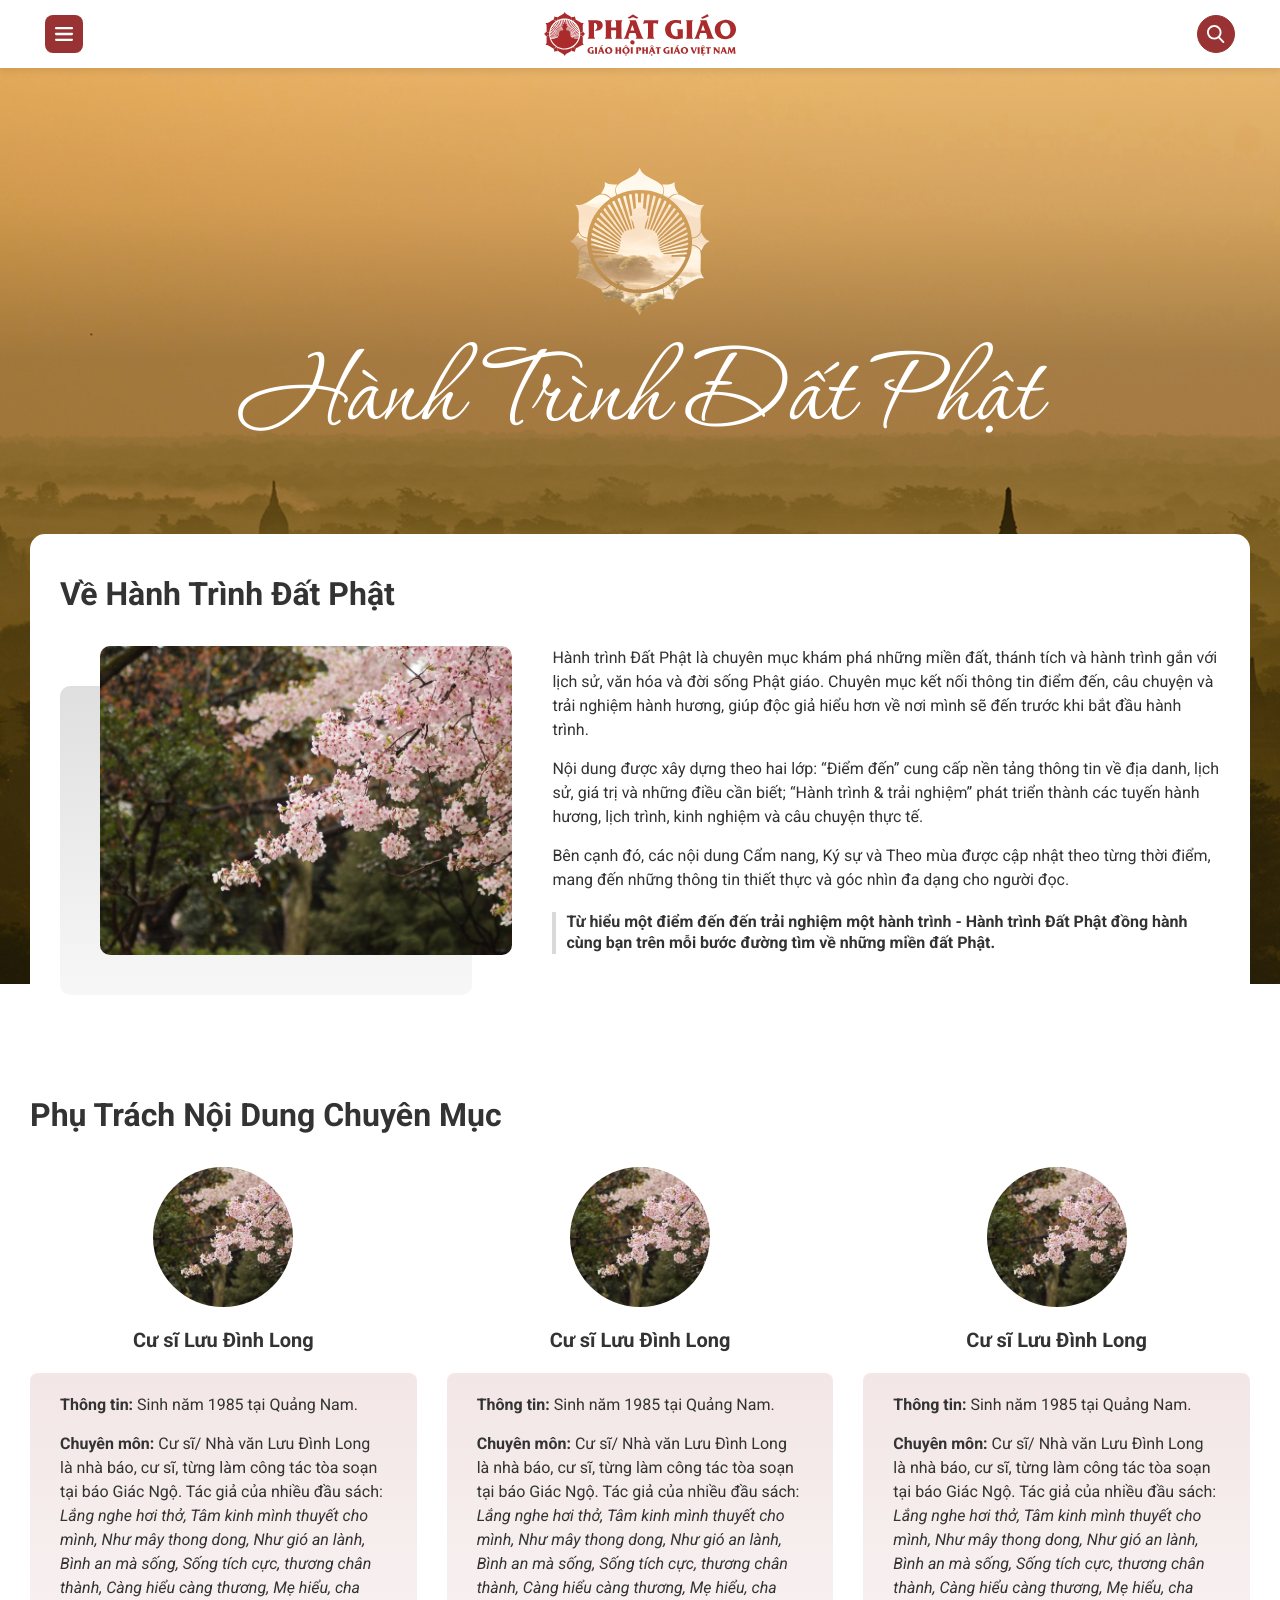
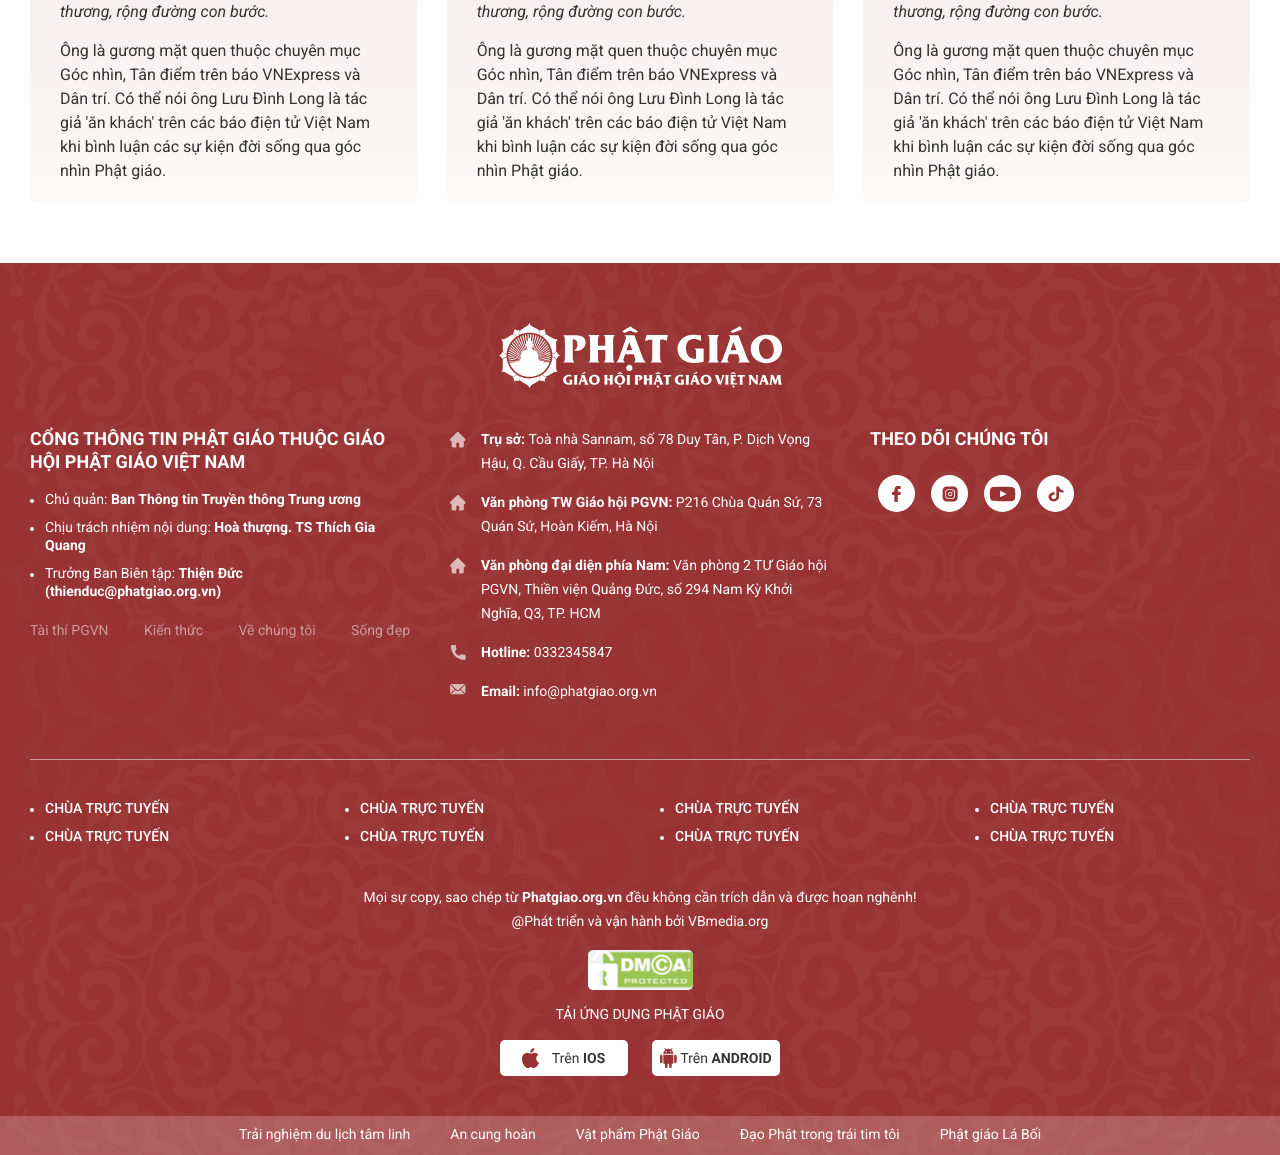
<file: gioi-thieu-chuyen-muc.html>
<!DOCTYPE html>
<html lang="vi">
    <head>
        <meta charset="UTF-8" />
        <meta http-equiv="X-UA-Compatible" content="IE=edge" />
        <meta name="viewport" content="width=device-width, initial-scale=1.0" />
        <!-- favicon -->
        <link rel="shortcut icon" href="./images/favicon/favicon.png" type="image/gif" sizes="16x16" />
        <!-- end favicon -->
        <title>Cổng thông tin Phật giáo thuộc Giáo hội Phật giáo Việt Nam</title>
        <!-- font -->
        <link rel="preconnect" href="https://fonts.googleapis.com" />
        <link rel="preconnect" href="https://fonts.gstatic.com" crossorigin />
        <link
            rel="preload"
            href="https://fonts.googleapis.com/css2?family=Roboto:ital,wght@0,100;0,300;0,400;0,500;0,700;0,900;1,100;1,300;1,400;1,500;1,700;1,900&family=Corinthia:wght@400;700&display=swap"
            as="style" onload="this.rel='stylesheet'"
        />
        <!-- end font -->
        <link rel="stylesheet" href="./lib/swiper/swiper-bundle.min.css" />
        <link rel="stylesheet" href="./css/style.css" />
        <script src="./lib/jquery/jquery-3.7.1.min.js"></script>
    </head>

    <body>
        
        <!-- header -->
        <header id="header" class="header relative z-50 shadow js__stickyHeader">
            <!-- pc -->
            <div class="d-3xl-block d-xl-none">
                <div class="header-desk relative z-20">
                    <!-- top -->
                    <div class="header-top bg-white w-wrapper">
                        <div class="header-top__container py-20 w-1220 d-3xl-flex justify-between">
                            <!-- left -->
                            <div class="header-top__left flex-1">
                                <ul class="cate-hot__list d-3xl-flex items-center">
                                    <li class="cate-hot__item">
                                        <a href="#" class="cate-hot__link fs-14 fw-500 text-red-993 capitalize d-3xl-inline-block p-8">Kinh Phật</a>
                                    </li>
                                    <li class="cate-hot__item">
                                        <a href="#" class="cate-hot__link fs-14 fw-500 text-red-993 capitalize d-3xl-inline-block p-8">Vật Phẩm Phật Giáo</a>
                                    </li>
                                    <li class="cate-hot__item">
                                        <a href="#" class="cate-hot__link fs-14 fw-500 text-red-993 capitalize d-3xl-inline-block p-8">Phật Giao Online</a>
                                    </li>
                                </ul>
                            </div>
                            <!-- end left -->
                            
                            <!-- center -->
                            <div class="header-top__center flex-1 d-3xl-flex items-center justify-center">
                                <a href="#" class="logo">
                                    <img src="./images/svg/logo.svg" alt="" class="logo-img">
                                </a>
                            </div>
                            <!-- end center -->
                            
                            <!-- right -->
                            <div class="header-top__right flex-1 d-3xl-flex items-center justify-end">
                                <!-- social -->
                                <ul class="social d-3xl-flex items-center justify-center">
                                    <li class="social-item">
                                        <a href="#" class="social-link">
                                            <img src="./images/svg/fb-red.svg" alt="" class="social-icon">
                                        </a>
                                    </li>
                                    <li class="social-item">
                                        <a href="#" class="social-link">
                                            <img src="./images/svg/insta-red.svg" alt="" class="social-icon">
                                        </a>
                                    </li>
                                    <li class="social-item">
                                        <a href="#" class="social-link">
                                            <img src="./images/svg/ytb-red.svg" alt="" class="social-icon">
                                        </a>
                                    </li>
                                    <li class="social-item">
                                        <a href="#" class="social-link">
                                            <img src="./images/svg/tiktok-red.svg" alt="" class="social-icon">
                                        </a>
                                    </li>
                                    
                                </ul>
                                <!-- end social -->
                            </div>
                            <!-- end right -->
                        </div>
                    </div>
                    <!-- end top -->

                    <!-- menu -->
                    <div class="header-menu bg-white w-wrapper">
                        <div class="header-menu__container w-1220 d-3xl-flex justify-between">
                            <!-- navbar -->
                            <nav class="navbar flex-1">
                                <ul class="navbar-wrapper d-3xl-flex items-center gap-30 justify-between">
                                    <li class="navbar-item">
                                        <a href="#" class="icon-20">
                                            <img src="./images/svg/home-red.svg" alt="" class="">
                                        </a>
                                    </li>
                                    <li class="navbar-item">
                                        <div class="navbar-item__heading d-3xl-flex items-center uppercase fw-600 fs-14">
                                            <a href="#" class="navbar-item__text flex-1 d-3xl-inline-block">Tin tức</a>
                                            <div class="navbar-item__icon flex-0">
                                                <img src="./images/svg/arrow-down-gray.svg" alt="">
                                            </div>
                                        </div>
                                        <ul class="navbar-dropdown fs-14 scroll">
                                            <li class="navbar-dropdown__item">
                                                <a href="#" class="navbar-dropdown__link">Trong nước</a>
                                            </li>
                                            <li class="navbar-dropdown__item">
                                                <a href="#" class="navbar-dropdown__link">Quốc tế</a>
                                            </li>
                                            <li class="navbar-dropdown__item">
                                                <a href="#" class="navbar-dropdown__link">Tin phật sự</a>
                                            </li>
                                            <li class="navbar-dropdown__item">
                                                <a href="#" class="navbar-dropdown__link">Tin mới</a>
                                            </li>
                                        </ul>
                                    </li>
                                    <li class="navbar-item">
                                        <div class="navbar-item__heading d-3xl-flex items-center uppercase fw-600 fs-14">
                                            <a href="#" class="navbar-item__text flex-1 d-3xl-inline-block">Xiển dương phật pháp</a>
                                            <div class="navbar-item__icon flex-0">
                                                <img src="./images/svg/arrow-down-gray.svg" alt="">
                                            </div>
                                        </div>
                                        <ul class="navbar-dropdown fs-14 scroll">
                                            <li class="navbar-dropdown__item">
                                                <a href="#" class="navbar-dropdown__link">Trong nước</a>
                                            </li>
                                            <li class="navbar-dropdown__item">
                                                <a href="#" class="navbar-dropdown__link">Quốc tế</a>
                                            </li>
                                            <li class="navbar-dropdown__item">
                                                <a href="#" class="navbar-dropdown__link">Tin phật sự</a>
                                            </li>
                                            <li class="navbar-dropdown__item">
                                                <a href="#" class="navbar-dropdown__link">Tin mới</a>
                                            </li>
                                        </ul>
                                    </li>
                                    <li class="navbar-item">
                                        <div class="navbar-item__heading d-3xl-flex items-center uppercase fw-600 fs-14">
                                            <a href="#" class="navbar-item__text flex-1 d-3xl-inline-block">Đức phật</a>
                                        </div>
                                    </li>
                                    <li class="navbar-item">
                                        <div class="navbar-item__heading d-3xl-flex items-center uppercase fw-600 fs-14">
                                            <a href="#" class="navbar-item__text flex-1 d-3xl-inline-block">Kinh sách</a>
                                        </div>
                                    </li>
                                    <li class="navbar-item">
                                        <div class="navbar-item__heading d-3xl-flex items-center uppercase fw-600 fs-14">
                                            <a href="#" class="navbar-item__text flex-1 d-3xl-inline-block">Giáo hội</a>
                                        </div>
                                    </li>
                                    <li class="navbar-item">
                                        <div class="navbar-item__heading d-3xl-flex items-center uppercase fw-600 fs-14">
                                            <a href="#" class="navbar-item__text flex-1 d-3xl-inline-block">Media</a>
                                        </div>
                                    </li>
                                    <li class="navbar-item">
                                        <div class="navbar-item__heading d-3xl-flex items-center uppercase fw-600 fs-14">
                                            <a href="#" class="navbar-item__text flex-1 d-3xl-inline-block">Môi trường</a>
                                        </div>
                                    </li>

                                    <li class="navbar-item navbar-more  js__navbarMore">
                                        <div class="navbar-more__icon js__navbarMoreIcon">
                                            <div class="bar">
                                                <img src="./images/svg/bar.svg" alt="">
                                            </div>
                                            <div class="close">
                                                <img src="./images/svg/close.svg" alt="">
                                            </div>
                                        </div>
                                        
                                    </li>
                                </ul>
                            </nav>
                            <!-- end navbar -->

                            <!-- extend -->
                            <div class="navbar-more__content w-wrapper js__navbarMoreContent">
                                <div class="navbar-more__inner w-1220 scroll">
                                    <ul class="navbar-more__list d-3xl-grid gap-24">
                                        <li class="navbar-more__item">
                                            <div class="navbar-more__title"><a href="#">Cate 1</a></div>
                                            <ul class="navbar-more__children">
                                                <li><a href="#">Cate 2</a></li>
                                                <li><a href="#">Cate 2</a></li>
                                                <li><a href="#">Cate 2</a></li>
                                                <li><a href="#">Cate 2</a></li>
                                            </ul>
                                        </li>
                                        <li class="navbar-more__item">
                                            <div class="navbar-more__title"><a href="#">Cate 1</a></div>
                                            <ul class="navbar-more__children">
                                                <li><a href="#">Cate 2</a></li>
                                                <li><a href="#">Cate 2</a></li>
                                                <li><a href="#">Cate 2</a></li>
                                                <li><a href="#">Cate 2</a></li>
                                            </ul>
                                        </li>
                                        <li class="navbar-more__item">
                                            <div class="navbar-more__title"><a href="#">Cate 1</a></div>
                                            <ul class="navbar-more__children">
                                                <li><a href="#">Cate 2</a></li>
                                                <li><a href="#">Cate 2</a></li>
                                                <li><a href="#">Cate 2</a></li>
                                                <li><a href="#">Cate 2</a></li>
                                            </ul>
                                        </li>
                                        <li class="navbar-more__item">
                                            <div class="navbar-more__title"><a href="#">Cate 1</a></div>
                                            <ul class="navbar-more__children">
                                                <li><a href="#">Cate 2</a></li>
                                                <li><a href="#">Cate 2</a></li>
                                                <li><a href="#">Cate 2</a></li>
                                                <li><a href="#">Cate 2</a></li>
                                            </ul>
                                        </li>
                                        <li class="navbar-more__item">
                                            <div class="navbar-more__title"><a href="#">Cate 1</a></div>
                                            <ul class="navbar-more__children">
                                                <li><a href="#">Cate 2</a></li>
                                                <li><a href="#">Cate 2</a></li>
                                                <li><a href="#">Cate 2</a></li>
                                                <li><a href="#">Cate 2</a></li>
                                            </ul>
                                        </li>
                                        <li class="navbar-more__item">
                                            <div class="navbar-more__title"><a href="#">Cate 1</a></div>
                                            <ul class="navbar-more__children">
                                                <li><a href="#">Cate 2</a></li>
                                                <li><a href="#">Cate 2</a></li>
                                                <li><a href="#">Cate 2</a></li>
                                                <li><a href="#">Cate 2</a></li>
                                            </ul>
                                        </li>
                                    </ul>
                                </div>
                            </div>
                            <!-- end extend -->

                            <!-- search -->
                            <div class="search flex-0 d-3xl-flex items-center ml-40 mr-3xl--10 js__searchDesk">
                                <!-- icon -->
                                <div class="search-icon icon-20 d-3xl-flex items-center p-10 js__searchIconDesk pointer">
                                    <img src="./images/svg/search.svg" alt="">
                                </div>
                                <!-- end icon -->
                                <div class="search-content js__searchContentDesk">
                                    <form action="search-form">
                                        <div class="search-group">
                                            <input type="text" class="search-input js__searchInputDesk" placeholder="Tìm kiếm...">
                                        </div>
                                    </form>
                                </div>
                            </div>
                            <!-- end search -->
                        </div>
                    </div>
                    <!-- end menu -->
                </div>
            </div>
            <!-- end pc -->
             
            <!-- mb -->
            <div class="d-3xl-none d-xl-block">
                <div class="header-mb relative z-10">
                    <!-- bot -->
                    <div class="header-mb__bot w-wrapper w-1220 bg-white py-12">
                        <!-- menu -->
                        <div class="header-mb__menu d-3xl-flex items-center justify-between">
                            <!-- left -->
                            <div class="header-mb__left flex-0">
                                <!-- submenu -->
                                <div class="sub-menu">
                                    <!-- icon bar -->
                                    <div class="icon-bar js__clickShowMenuMb bg-red-993">
                                        <img src="./images/svg/bar-w.svg" alt="">
                                    </div>
                                    <!-- end icon bar -->
                                    <!-- content -->
                                    <div class="sub-menu__content">
                                        <!-- close -->
                                        <div class="sub-menu__close js__closeSubMenu d-3xl-flex items-center">
                                            <img src="./images/svg/close-w.svg" alt="">
                                        </div>
                                        <!-- end close -->
    
                                        <div class="sub-menu__container">
                                            <!-- list -->
                                            <div class="sub-menu__list">
                                                <!-- item -->
                                                <div class="sub-menu__item px-20">
                                                    <!-- heading -->
                                                    <div class="heading-sub d-3xl-flex items-center justify-between py-8 text-red-993">
                                                        <h3 class="heading-sub__title fs-14 fw-500 uppercase">
                                                            <a href="#">Tin tức</a>
                                                        </h3>
                                                        <div class="heading-sub__arrow js__dropDown">
                                                            <img src="./images/svg/arrow-down-gray.svg" alt="">
                                                        </div>
                                                    </div>
                                                    <!-- end heading -->
    
                                                    <!-- sub menu list -->
                                                    <ul class="list-sub js__listSubMenu">
                                                        <li class="item-sub">
                                                            <a href="#" class="item-sub__link fs-16">Release Calender</a>
                                                        </li>
                                                        <li class="item-sub">
                                                            <a href="#" class="item-sub__link fs-16">Release Calender</a>
                                                        </li>
                                                        <li class="item-sub">
                                                            <a href="#" class="item-sub__link fs-16">Release Calender</a>
                                                        </li>
                                                    </ul>
                                                    <!-- end sub menu list -->
                                                </div>
                                                <!-- end item -->
                                                <!-- item -->
                                                <div class="sub-menu__item px-20">
                                                    <!-- heading -->
                                                    <div class="heading-sub d-3xl-flex items-center justify-between py-8 text-red-993">
                                                        <h3 class="heading-sub__title fs-14 fw-500 uppercase">
                                                            <a href="#">Tin tức</a>
                                                        </h3>
                                                        <div class="heading-sub__arrow js__dropDown">
                                                            <img src="./images/svg/arrow-down-gray.svg" alt="">
                                                        </div>
                                                    </div>
                                                    <!-- end heading -->
    
                                                    <!-- sub menu list -->
                                                    <ul class="list-sub js__listSubMenu">
                                                        <li class="item-sub">
                                                            <a href="#" class="item-sub__link fs-16">Release Calender</a>
                                                        </li>
                                                        <li class="item-sub">
                                                            <a href="#" class="item-sub__link fs-16">Release Calender</a>
                                                        </li>
                                                        <li class="item-sub">
                                                            <a href="#" class="item-sub__link fs-16">Release Calender</a>
                                                        </li>
                                                    </ul>
                                                    <!-- end sub menu list -->
                                                </div>
                                                <!-- end item -->
                                                <!-- item -->
                                                <div class="sub-menu__item px-20">
                                                    <!-- heading -->
                                                    <div class="heading-sub d-3xl-flex items-center justify-between py-8 text-red-993">
                                                        <h3 class="heading-sub__title fs-14 fw-500 uppercase">
                                                            <a href="#">Tin tức</a>
                                                        </h3>
                                                        <div class="heading-sub__arrow js__dropDown">
                                                            <img src="./images/svg/arrow-down-gray.svg" alt="">
                                                        </div>
                                                    </div>
                                                    <!-- end heading -->
    
                                                    <!-- sub menu list -->
                                                    <ul class="list-sub js__listSubMenu">
                                                        <li class="item-sub">
                                                            <a href="#" class="item-sub__link fs-16">Release Calender</a>
                                                        </li>
                                                        <li class="item-sub">
                                                            <a href="#" class="item-sub__link fs-16">Release Calender</a>
                                                        </li>
                                                        <li class="item-sub">
                                                            <a href="#" class="item-sub__link fs-16">Release Calender</a>
                                                        </li>
                                                    </ul>
                                                    <!-- end sub menu list -->
                                                </div>
                                                <!-- end item -->
                                               
                                               
                                            </div>
                                            <!-- end list -->
                                        </div>
                                    </div>
                                    <!-- end content -->
                                    <div class="overlay js__overlay"></div>
                                </div>
                                <!-- end submenu -->
                            </div>
                            <!-- end left -->
                            <!-- center -->
                            <div class="header-mb__center flex-1 d-3xl-flex items-center justify-center">
                                <a href="#" class="logo">
                                    <img src="./images/svg/logo.svg" alt="" class="logo-img">
                                </a>
                            </div>
                            <!-- end center -->
                            <!-- right -->
                            <div class="header-mb__right flex-0">
                                <div class="search-mb">
                                    <div class="search-mb__icon js__searchMb">
                                        <img src="./images/svg/search-w.svg" alt="">
                                    </div>
                                    <!-- form -->
                                    <div class="header-search-mb__form h-60 w-full js__formSearchMb">
                                        <form action="" class="w-full h-full">
                                            <div class="relative w-full h-full">
                                                <input type="text" class="header-search-input w-full h-full p-8 fs-16 js__focusSearchMb" placeholder="Search...">
                                                <div class="header-search-btn absolute h-full d-3xl-flex items-center p-8 js__closeSearchMb icon-20">
                                                    <img src="./images/svg/close.svg" alt="">
                                                </div>
                                            </div>
                                        </form>
                                    </div>
                                    <!-- end form -->
                                </div>
                            </div>
                            <!-- end right -->
                        </div>
                        <!-- end menu -->
                    </div>
                    <!-- end bot -->

                    <!-- navbar menu mb -->
                    <div class="navbar-menu-mb js__navbarMenuMb py-15 pl-15 pr-40 relative d-3xl-none">
                        <ul class="navbar-mb js__navbarMb d-3xl-flex items-center fs-14 text-gray-33 fw-600 uppercase">
                            <li class="navbar-item flex-0">
                                <a href="#" class="icon-16">
                                    <img src="./images/svg/home-red.svg" alt="">
                                </a>
                            </li>
                            <li class="navbar-item">
                                <a href="#">Tin tức</a>
                            </li>
                            <li class="navbar-item">
                                <a href="#">Xiển Dương Phật Pháp</a>
                            </li>
                            <li class="navbar-item">
                                <a href="#">Đức Phật</a>
                            </li>
                            <li class="navbar-item">
                                <a href="#">Kinh Sách</a>
                            </li>
                            <li class="navbar-item">
                                <a href="#">Giáo hội</a>
                            </li>
                            <li class="navbar-item">
                                <a href="#">Media</a>
                            </li>
                            <li class="navbar-item">
                                <a href="#">Môi trường</a>
                            </li>
                        </ul>
                        <div class="navbar-scroll-icon js__navbarIcon">
                            <img src="./images/svg/arrow-next-gray-2.svg" alt="">
                        </div>
                    </div>
                    <!-- end navbar menu mb -->
                </div>
            </div>
            <!-- end mb -->

        </header>
        <!-- end header -->
        <!-- main -->
        <main id="main" class="main">

            <!-- primary -->
            <section class="gioi-thieu-chuyen-muc-primary relative z-20 over-hidden w-wrapper bg-white">
                <!-- bg -->
                <div class="gioi-thieu-chuyen-muc-primary__bg absolute inset-0">
                    <img src="./images/bg-6-pc.png" alt="" class="d-3xl-block d-md-none w-full">
                    <img src="./images/bg-6-mb.png" alt="" class="d-md-none d-md-block w-full">
                </div>
                <!-- end bg -->
                <div class="gioi-thieu-chuyen-muc-primary__container relative z-10 w-1220 w-md-500 py-3xl-60">
                    <!-- heading -->
                    <div class="gioi-thieu-chuyen-muc-primary__heading d-3xl-flex flex-column items-center justify-center">
                        <div class="flex-0 w-140px w-md-90px mx-auto">
                            <img src="./images/svg/logo-3.svg" alt="">
                        </div>
                        <h1 class="heading-title text-white fs-130 fs-md-50 font-corinthia text-center fw-400"><span>Hành Trình  Đất Phật</span></h1>
                    </div>
                    <!-- end heading -->
                </div>
            </section>
            <!-- end primary -->
            <!-- secondary -->
            <section class="gioi-thieu-chuyen-muc-secondary relative z-20 over-hidden w-wrapper">
                <div class="gioi-thieu-chuyen-muc-secondary__container relative z-10 w-1220 w-md-500">
                    <!-- content -->
                    <div class="gioi-thieu-chuyen-muc-secondary__content relative bg-white border-15 border-md-8 over-hidden px-30 py-40 px-md-15 py-md-24">
                        <!-- heading -->
                        <h2 class="gioi-thieu-chuyen-muc-secondary__heading fs-32 fs-md-20 text-gray-33 fw-bold">Về Hành Trình Đất Phật</h2>
                        <!-- end heading -->

                        <!-- article -->
                        <div class="article-large d-3xl-flex over-hidden flex-md-column gap-40 gap-md-20 mt-30 mt-md-20">
                            <!-- img  -->
                            <div class="article-img w-39 w-md-full flex-0 order-md-2">
                                <div class="article-img__inner pl-40 pb-40 pl-md-20 pb-md-20 border-10 over-hidden w-full relative">
                                    <a href="#" class="ratio-4x3 relative border-10 over-hidden">
                                        <img loading="lazy" class="article-inner__img relative" src="./images/2.jpg" width="" height="" alt="">
                                    </a>
                                </div>
                            </div>
                            <!-- end img -->

                            <!-- content -->
                            <div class="article-content pt-md-12 flex-1 bg-white order-md-1">
                                <div class="article-des text-gray-33 fs-16 fs-md-15">
                                    <p>Hành trình Đất Phật là chuyên mục khám phá những miền đất, thánh tích và hành trình gắn với lịch sử, văn hóa và đời sống Phật giáo. Chuyên mục kết nối thông tin điểm đến, câu chuyện và trải nghiệm hành hương, giúp độc giả hiểu hơn về nơi mình sẽ đến trước khi bắt đầu hành trình.</p>
                                    <p>Nội dung được xây dựng theo hai lớp: “Điểm đến” cung cấp nền tảng thông tin về địa danh, lịch sử, giá trị và những điều cần biết; “Hành trình & trải nghiệm” phát triển thành các tuyến hành hương, lịch trình, kinh nghiệm và câu chuyện thực tế.</p>
                                    <p>Bên cạnh đó, các nội dung Cẩm nang, Ký sự và Theo mùa được cập nhật theo từng thời điểm, mang đến những thông tin thiết thực và góc nhìn đa dạng cho người đọc.</p>
                                </div>
                                <h2 class="article-title fs-16 text-gray-33 fw-bold mt-20 d-md-none">
                                    <span>Từ hiểu một điểm đến đến trải nghiệm một hành trình - Hành trình Đất Phật đồng hành cùng bạn trên mỗi bước đường tìm về những miền đất Phật.</span>
                                </h2>
                            </div>
                            <!-- end content -->

                            <!-- title mb -->
                            <h2 class="article-title fs-16 text-gray-33 fw-bold d-3xl-none d-md-block order-md-3">
                                <span>Từ hiểu một điểm đến đến trải nghiệm một hành trình - Hành trình Đất Phật đồng hành cùng bạn trên mỗi bước đường tìm về những miền đất Phật.</span>
                            </h2>
                            <!-- end title mb -->
                        </div>
                        <!-- end article -->
                    </div>
                    <!-- end content -->
                </div>
            </section>
            <!-- end secondary -->

            <!-- tertiary -->
            <section class="gioi-thieu-chuyen-muc-tertiary relative z-20 over-hidden w-wrapper bg-white">
                <div class="gioi-thieu-chuyen-muc-tertiary__container relative z-10 w-1220 w-md-500 py-3xl-60 py-md-30">
                    <!-- heading -->
                    <h2 class="gioi-thieu-chuyen-muc-secondary__heading fs-32 fs-md-20 text-gray-33 fw-bold">Phụ Trách Nội Dung Chuyên Mục</h2>
                    <!-- end heading -->

                    <!-- content -->
                    <div class="gioi-thieu-chuyen-muc-tertiary__content mt-30 mt-md-20">
                        <!-- article list -->
                        <div class="article-list d-3xl-grid col-3 gap-30 d-md-block">
                            <!-- article -->
                            <div class="article mb-md-30">
                                <div class="article-top d-3xl-flex flex-column flex-md-row items-center gap-20 gap-md-12">
                                    <!-- img  -->
                                    <div class="article-img w-140px w-md-100px flex-0">
                                        <div class="article-img__inner border-999 over-hidden">
                                            <a href="#" class="ratio-1x1">
                                                <img loading="lazy" class="article-inner__img" src="./images/2.jpg" width="" height="" alt="">
                                            </a>
                                        </div>
                                    </div>
                                    <!-- end img -->
                                    <!-- name -->
                                    <h2 class="article-title fs-20 fs-md-16 text-gray-33 fw-bold text-center">
                                        <a href="#">Cư sĩ Lưu Đình Long</a>
                                    </h2>
                                    <!-- end name -->
                                </div>
                                <!-- content -->
                                <div class="article-content mt-20 py-20 px-30 px-md-14 border-8 over-hidden flex-1 bg-linear-red-99">
                                    <div class="article-des fs-16 text-gray-33">
                                        <p><strong>Thông tin:</strong> Sinh năm 1985 tại Quảng Nam.</p>
                                        <p><strong>Chuyên môn:</strong> Cư sĩ/ Nhà văn Lưu Đình Long là nhà báo, cư sĩ, từng làm công tác tòa soạn tại báo Giác Ngộ. Tác giả của nhiều đầu sách: <i>Lắng nghe hơi thở, Tâm kinh mình thuyết cho mình, Như mây thong dong, Như gió an lành, Bình an mà sống, Sống tích cực, thương chân thành, Càng hiểu càng thương, Mẹ hiểu, cha thương, rộng đường con bước.</i></p>
                                        <p>Ông là gương mặt quen thuộc chuyên mục Góc nhìn, Tân điểm trên báo VNExpress và Dân trí. Có thể nói ông Lưu Đình Long là tác giả 'ăn khách' trên các báo điện tử Việt Nam khi bình luận các sự kiện đời sống qua góc nhìn Phật giáo.</p>
                                    </div>
                                </div>
                                <!-- end content -->
                            </div>
                            <!-- end article -->
                            <!-- article -->
                            <div class="article mb-md-30">
                                <div class="article-top d-3xl-flex flex-column flex-md-row items-center gap-20 gap-md-12">
                                    <!-- img  -->
                                    <div class="article-img w-140px w-md-100px flex-0">
                                        <div class="article-img__inner border-999 over-hidden">
                                            <a href="#" class="ratio-1x1">
                                                <img loading="lazy" class="article-inner__img" src="./images/2.jpg" width="" height="" alt="">
                                            </a>
                                        </div>
                                    </div>
                                    <!-- end img -->
                                    <!-- name -->
                                    <h2 class="article-title fs-20 fs-md-16 text-gray-33 fw-bold text-center">
                                        <a href="#">Cư sĩ Lưu Đình Long</a>
                                    </h2>
                                    <!-- end name -->
                                </div>
                                <!-- content -->
                                <div class="article-content mt-20 py-20 px-30 px-md-14 border-8 over-hidden flex-1 bg-linear-red-99">
                                    <div class="article-des fs-16 text-gray-33">
                                        <p><strong>Thông tin:</strong> Sinh năm 1985 tại Quảng Nam.</p>
                                        <p><strong>Chuyên môn:</strong> Cư sĩ/ Nhà văn Lưu Đình Long là nhà báo, cư sĩ, từng làm công tác tòa soạn tại báo Giác Ngộ. Tác giả của nhiều đầu sách: <i>Lắng nghe hơi thở, Tâm kinh mình thuyết cho mình, Như mây thong dong, Như gió an lành, Bình an mà sống, Sống tích cực, thương chân thành, Càng hiểu càng thương, Mẹ hiểu, cha thương, rộng đường con bước.</i></p>
                                        <p>Ông là gương mặt quen thuộc chuyên mục Góc nhìn, Tân điểm trên báo VNExpress và Dân trí. Có thể nói ông Lưu Đình Long là tác giả 'ăn khách' trên các báo điện tử Việt Nam khi bình luận các sự kiện đời sống qua góc nhìn Phật giáo.</p>
                                    </div>
                                </div>
                                <!-- end content -->
                            </div>
                            <!-- end article -->
                            <!-- article -->
                            <div class="article mb-md-30">
                                <div class="article-top d-3xl-flex flex-column flex-md-row items-center gap-20 gap-md-12">
                                    <!-- img  -->
                                    <div class="article-img w-140px w-md-100px flex-0">
                                        <div class="article-img__inner border-999 over-hidden">
                                            <a href="#" class="ratio-1x1">
                                                <img loading="lazy" class="article-inner__img" src="./images/2.jpg" width="" height="" alt="">
                                            </a>
                                        </div>
                                    </div>
                                    <!-- end img -->
                                    <!-- name -->
                                    <h2 class="article-title fs-20 fs-md-16 text-gray-33 fw-bold text-center">
                                        <a href="#">Cư sĩ Lưu Đình Long</a>
                                    </h2>
                                    <!-- end name -->
                                </div>
                                <!-- content -->
                                <div class="article-content mt-20 py-20 px-30 px-md-14 border-8 over-hidden flex-1 bg-linear-red-99">
                                    <div class="article-des fs-16 text-gray-33">
                                        <p><strong>Thông tin:</strong> Sinh năm 1985 tại Quảng Nam.</p>
                                        <p><strong>Chuyên môn:</strong> Cư sĩ/ Nhà văn Lưu Đình Long là nhà báo, cư sĩ, từng làm công tác tòa soạn tại báo Giác Ngộ. Tác giả của nhiều đầu sách: <i>Lắng nghe hơi thở, Tâm kinh mình thuyết cho mình, Như mây thong dong, Như gió an lành, Bình an mà sống, Sống tích cực, thương chân thành, Càng hiểu càng thương, Mẹ hiểu, cha thương, rộng đường con bước.</i></p>
                                        <p>Ông là gương mặt quen thuộc chuyên mục Góc nhìn, Tân điểm trên báo VNExpress và Dân trí. Có thể nói ông Lưu Đình Long là tác giả 'ăn khách' trên các báo điện tử Việt Nam khi bình luận các sự kiện đời sống qua góc nhìn Phật giáo.</p>
                                    </div>
                                </div>
                                <!-- end content -->
                            </div>
                            <!-- end article -->
                        </div>
                        <!-- end article list -->
                    </div>
                    <!-- end content -->
                </div>
            </section>
            <!-- end tertiary -->
        </main>
        <!-- end main -->
        <!-- footer -->
        <footer id="footer" class="footer">
            <!-- back top -->
            <div id="back-top">
                <img src="./images/svg/arrow-top-w.svg" alt="">
            </div>
            <!-- end back top -->

            <!-- footer top -->
            <div class="footer-top w-wrapper relative z-20">
                <div class="footer-top__container w-1220">
                    <!-- logo -->
                    <div class="footer-logo d-3xl-flex items-center justify-center pb-40">
                        <a href="#" class="logo">
                            <img src="./images/svg/logo-w.svg" alt="" class="logo-img">
                        </a>
                    </div>
                    <!-- end logo -->

                    <!-- content -->
                    <div class="footer-top__content d-3xl-grid col-3 d-md-block">
                        <!-- left -->
                        <div class="footer-top__left">
                            <h2 class="title fs-18 text-white fw-700 uppercase mb-16">Cổng thông tin Phật giáo thuộc Giáo hội Phật giáo Việt Nam</h2>

                            <div class="text">
                                <ul class="text-list text-white fs-14">
                                    <li class="mb-10">Chủ quản: <strong>Ban Thông tin Truyền thông Trung ương</strong></li>
                                    <li class="mb-10">Chịu trách nhiệm nội dung: <strong>Hoà thượng. TS Thích Gia Quang</strong></li>
                                    <li class="mb-10">Trưởng Ban Biên tập: <strong>Thiện Đức (thienduc@phatgiao.org.vn)</strong></li>
                                </ul>
                                <ul class="text-link text-white-80 fs-14 d-3xl-flex items-center justify-between mt-20">
                                    <li><a href="#" class="color-inherit">Tài thí PGVN</a></li>
                                    <li><a href="#" class="color-inherit">Kiến thức</a></li>
                                    <li><a href="#" class="color-inherit">Về chúng tôi</a></li>
                                    <li><a href="#" class="color-inherit">Sống đẹp</a></li>
                                </ul>
                            </div>
                        </div>
                        <!-- end left -->
                        <!-- center -->
                        <div class="footer-top__center">
                            <ul class="list-info fs-14 text-white">
                                <li class="item-info d-3xl-flex mb-15">
                                    <div class="item-info__icon flex-0 icon-16">
                                        <img src="./images/svg/home-80-w.svg" alt="">
                                    </div>
                                    <p class="item-info__text flex-1 pl-15"><strong>Trụ sở: </strong>Toà nhà Sannam, số 78 Duy Tân, P. Dịch Vọng Hậu, Q. Cầu Giấy, TP. Hà Nội</p>
                                </li>
                                <li class="item-info d-3xl-flex mb-15">
                                    <div class="item-info__icon flex-0 icon-16">
                                        <img src="./images/svg/home-80-w.svg" alt="">
                                    </div>
                                    <p class="item-info__text flex-1 pl-15"><strong>Văn phòng TW Giáo hội PGVN: </strong>P216 Chùa Quán Sứ, 73 Quán Sứ, Hoàn Kiếm, Hà Nội</p>
                                </li>
                                <li class="item-info d-3xl-flex mb-15">
                                    <div class="item-info__icon flex-0 icon-16">
                                        <img src="./images/svg/home-80-w.svg" alt="">
                                    </div>
                                    <p class="item-info__text flex-1 pl-15"><strong>Văn phòng đại diện phía Nam: </strong>Văn phòng 2 TƯ Giáo hội PGVN, Thiền viện Quảng Đức, số 294 Nam Kỳ Khởi Nghĩa, Q3, TP. HCM</p>
                                </li>
                                <li class="item-info d-3xl-flex mb-15">
                                    <div class="item-info__icon flex-0 icon-16">
                                        <img src="./images/svg/phone-w.svg" alt="">
                                    </div>
                                    <p class="item-info__text flex-1 pl-15"><strong>Hotline: </strong>0332345847</p>
                                </li>
                                <li class="item-info d-3xl-flex mb-15">
                                    <div class="item-info__icon flex-0 icon-16">
                                        <img src="./images/svg/email-w.svg" alt="">
                                    </div>
                                    <p class="item-info__text flex-1 pl-15"><strong>Email: </strong> info@phatgiao.org.vn</p>
                                </li>
                                
                            </ul>
                        </div>
                        <!-- end center -->
                        <!-- right -->
                        <div class="footer-top__right">
                            <h2 class="title fs-18 text-white fw-700 uppercase mb-16">Theo dõi chúng tôi</h2>
                            <ul class="social d-3xl-flex items-center">
                                <li class="social-item">
                                    <a href="#" class="social-link">
                                        <img src="./images/svg/fb-red.svg" alt="" class="social-icon">
                                    </a>
                                </li>
                                <li class="social-item">
                                    <a href="#" class="social-link">
                                        <img src="./images/svg/insta-red.svg" alt="" class="social-icon">
                                    </a>
                                </li>
                                <li class="social-item">
                                    <a href="#" class="social-link">
                                        <img src="./images/svg/ytb-red.svg" alt="" class="social-icon">
                                    </a>
                                </li>
                                <li class="social-item">
                                    <a href="#" class="social-link">
                                        <img src="./images/svg/tiktok-red.svg" alt="" class="social-icon">
                                    </a>
                                </li>
                                
                            </ul>
                        </div>
                        <!-- end right -->
                    </div>
                    <!-- end content -->
                    
                    <!-- menu -->
                    <ul class="footer-menu__list d-3xl-grid col-4 pb-40">
                        <li class="footer-menu__item fs-14 text-white uppercase fw-500">
                            <a href="#" class="color-inherit">Chùa trực tuyến</a>
                        </li>
                        <li class="footer-menu__item fs-14 text-white uppercase fw-500">
                            <a href="#" class="color-inherit">Chùa trực tuyến</a>
                        </li>
                        <li class="footer-menu__item fs-14 text-white uppercase fw-500">
                            <a href="#" class="color-inherit">Chùa trực tuyến</a>
                        </li>
                        <li class="footer-menu__item fs-14 text-white uppercase fw-500">
                            <a href="#" class="color-inherit">Chùa trực tuyến</a>
                        </li>
                        <li class="footer-menu__item fs-14 text-white uppercase fw-500">
                            <a href="#" class="color-inherit">Chùa trực tuyến</a>
                        </li>
                        <li class="footer-menu__item fs-14 text-white uppercase fw-500">
                            <a href="#" class="color-inherit">Chùa trực tuyến</a>
                        </li>
                        <li class="footer-menu__item fs-14 text-white uppercase fw-500">
                            <a href="#" class="color-inherit">Chùa trực tuyến</a>
                        </li>
                        <li class="footer-menu__item fs-14 text-white uppercase fw-500">
                            <a href="#" class="color-inherit">Chùa trực tuyến</a>
                        </li>
                    </ul>
                    <!-- end menu -->

                    <div class="footer-note text-center fs-14 text-white mb-16">
                        <p>Mọi sự copy, sao chép từ <a href="#" class="fw-700 color-inherit">Phatgiao.org.vn</a> đều không cần trích dẫn và được hoan nghênh!</p>
                        <p>@Phát triển và vận hành bởi VBmedia.org</p>
                    </div>

                    <div class="dcma d-3xl-flex items-center justify-center mb-16">
                        <a href="#">
                            <img src="./images/dmca.png" alt="" style="height: 40px;width: auto;">
                        </a>
                    </div>

                    <div class="download-app d-3xl-flex items-center justify-center flex-column text-white fs-14">
                        <h3>TẢI ỨNG DỤNG PHẬT GIÁO</h3>
                        <div class="d-3xl-flex items-center justify-center gap-24 mt-16">
                            <a href="#">
                                <img src="./images/svg/ios.svg" alt="" style="height: 36px;width: auto;">
                            </a>
                            <a href="#">
                                <img src="./images/svg/android.svg" alt="" style="height: 36px;width: auto;">
                            </a>
                        </div>
                    </div>
                </div>
            </div>
            <!-- end footer top -->

            <!-- footer bot -->
            <div class="footer-bot w-wrapper relative z-20">
                <div class="footer-bot__container w-1220">
                    <ul class="list d-3xl-flex items-center justify-center gap-24">
                        <li class="item fs-14 text-white">
                            <a href="#" class="link color-inherit py-10 px-8 d-3xl-inline-block">Trải nghiệm du lịch tâm linh</a>
                        </li>
                        <li class="item fs-14 text-white">
                            <a href="#" class="link color-inherit py-10 px-8 d-3xl-inline-block">An cung hoàn</a>
                        </li>
                        <li class="item fs-14 text-white">
                            <a href="#" class="link color-inherit py-10 px-8 d-3xl-inline-block">Vật phẩm Phật Giáo</a>
                        </li>
                        <li class="item fs-14 text-white">
                            <a href="#" class="link color-inherit py-10 px-8 d-3xl-inline-block">Đạo Phật trong trái tim tôi</a>
                        </li>
                        <li class="item fs-14 text-white">
                            <a href="#" class="link color-inherit py-10 px-8 d-3xl-inline-block">Phật giáo Lá Bối</a>
                        </li>
                    </ul>
                </div>
            </div>
            <!-- end footer bot -->


        </footer>
        <!-- end footer -->
        <script src="./lib/swiper/swiper-bundle.min.js"></script>
        <script src="./js/main.js"></script>
    </body>
</html>
</file>
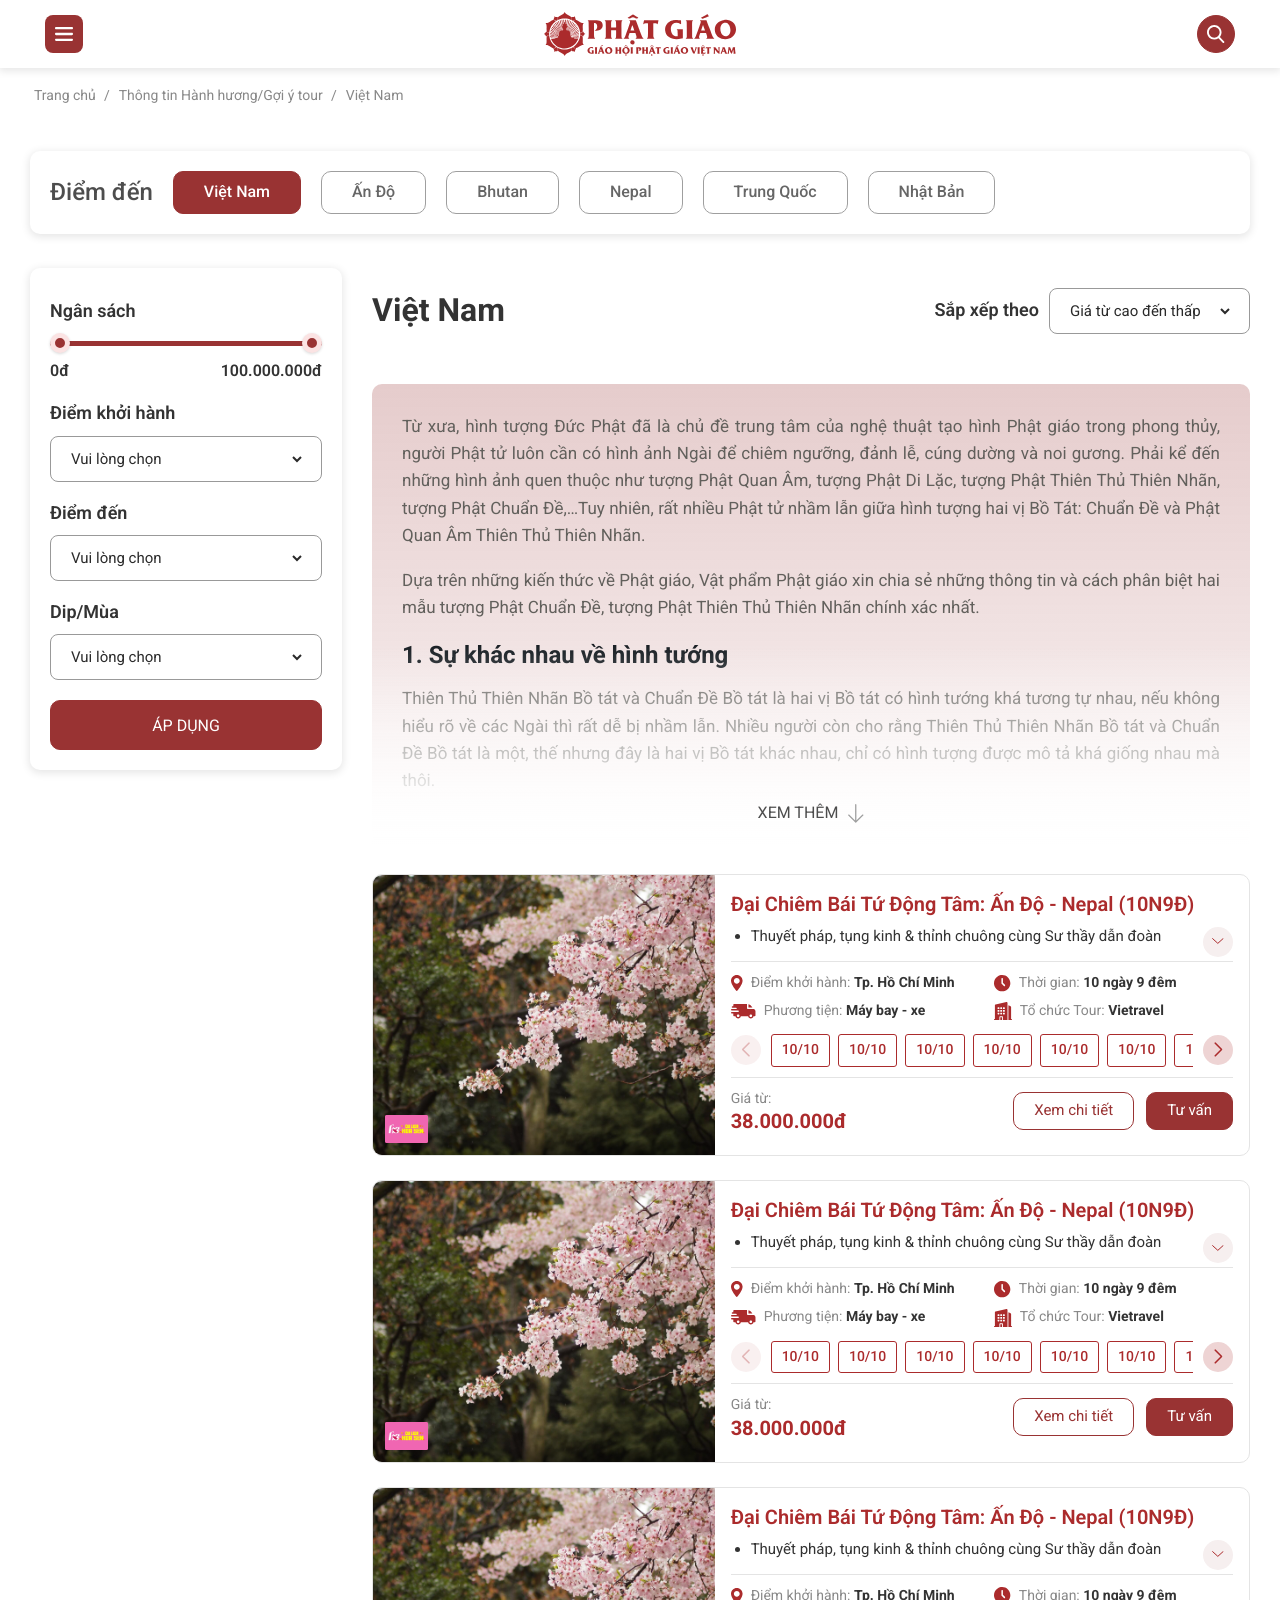
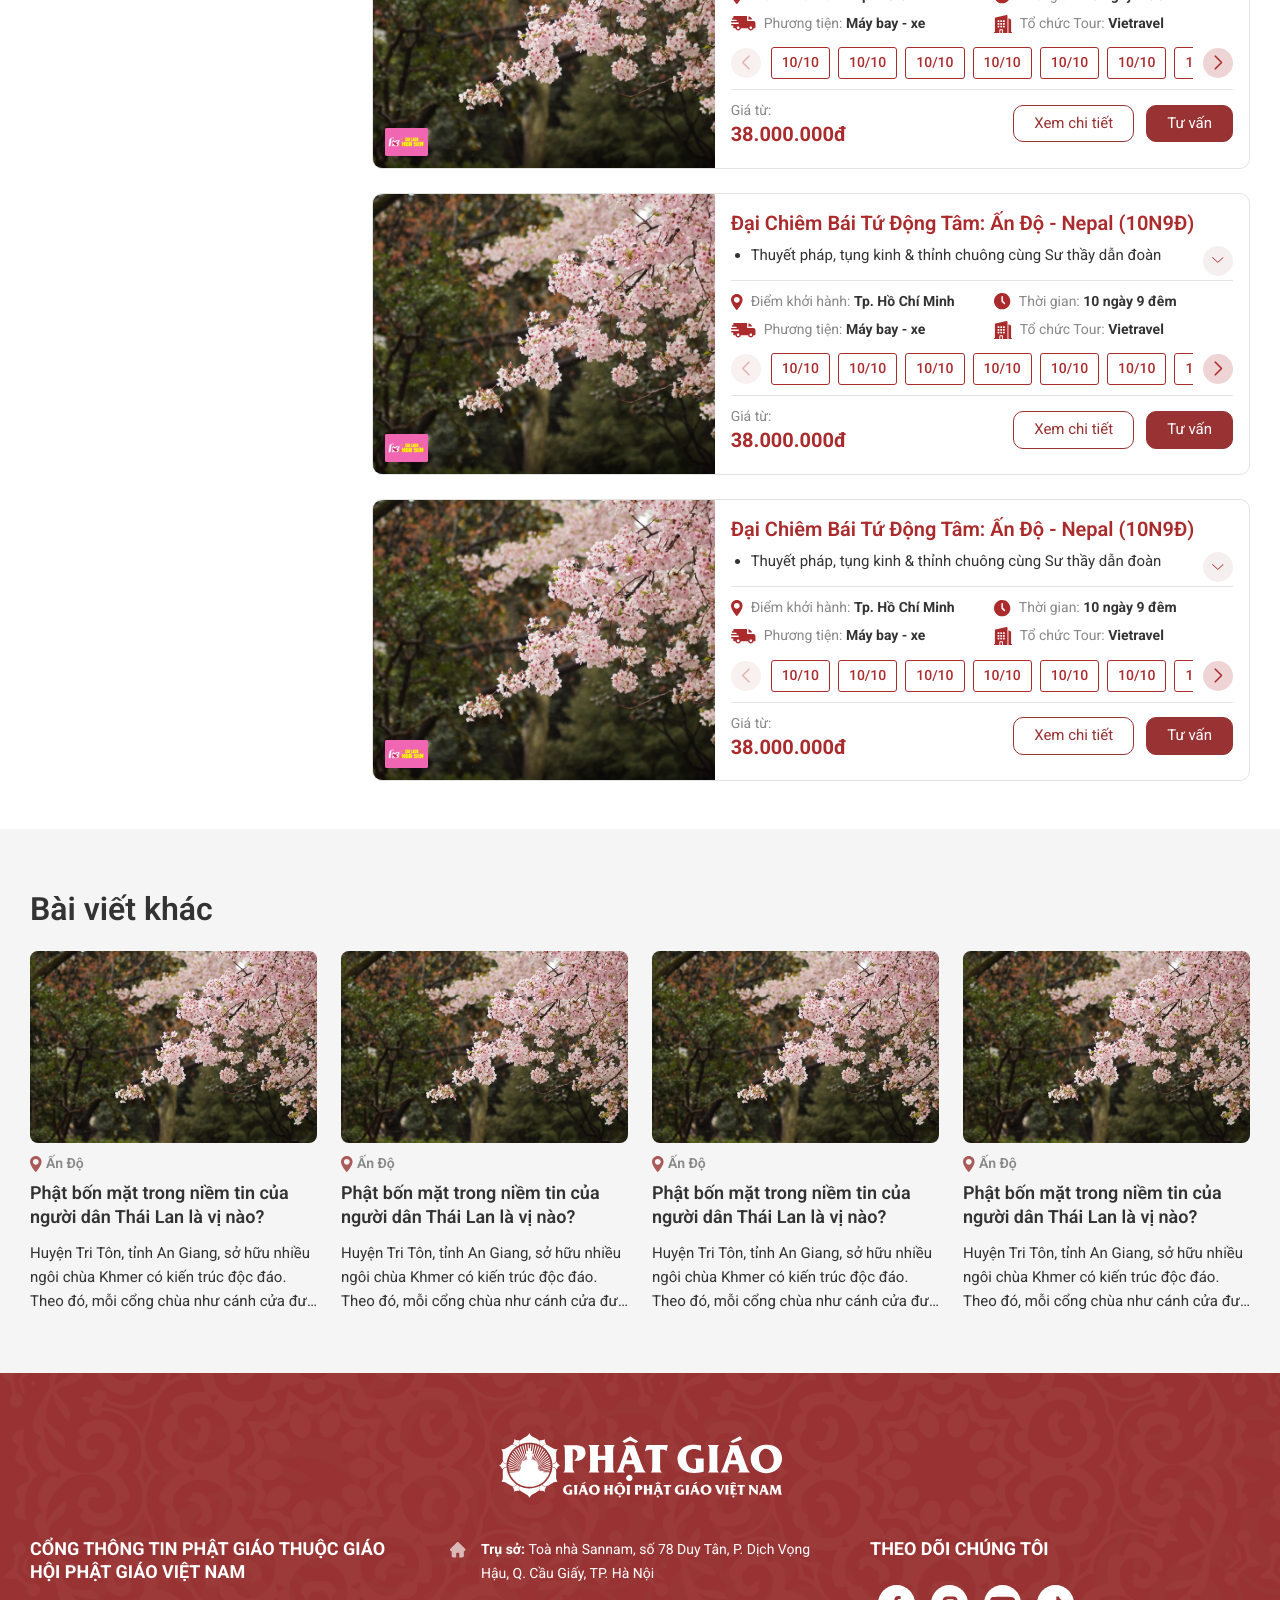
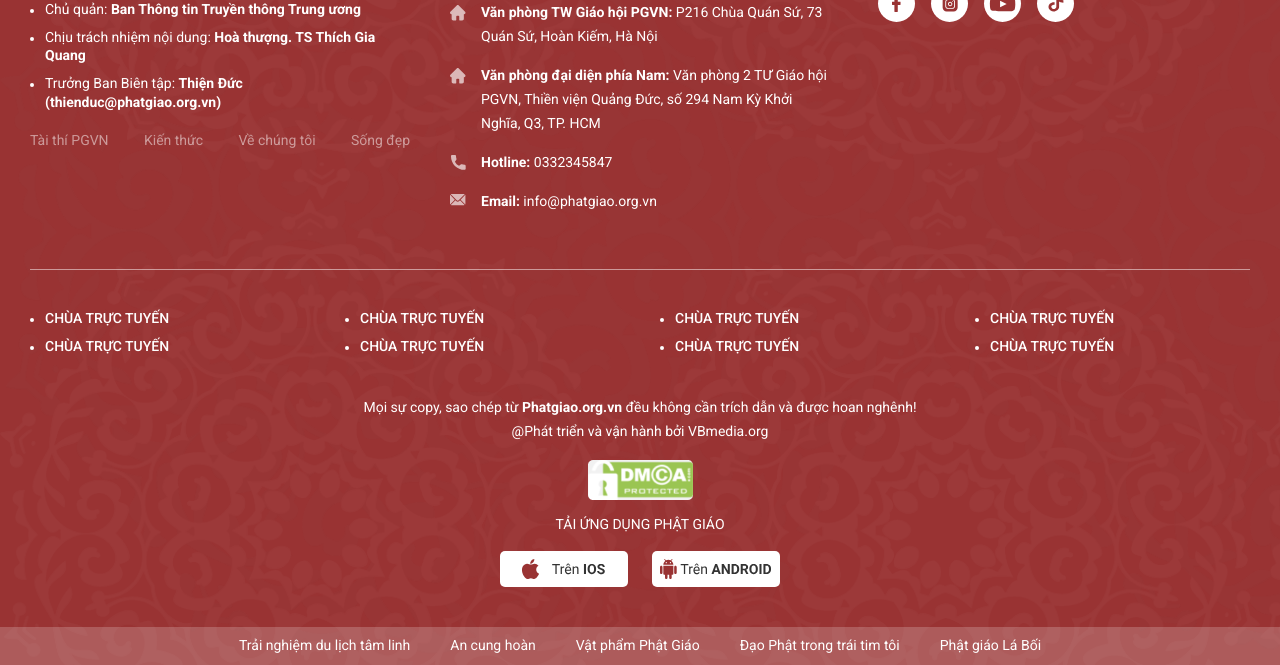
<file: hanh-huong-tour.html>
<!DOCTYPE html>
<html lang="vi">
    <head>
        <meta charset="UTF-8" />
        <meta http-equiv="X-UA-Compatible" content="IE=edge" />
        <meta name="viewport" content="width=device-width, initial-scale=1.0" />
        <!-- favicon -->
        <link rel="shortcut icon" href="./images/favicon/favicon.png" type="image/gif" sizes="16x16" />
        <!-- end favicon -->
        <title>Cổng thông tin Phật giáo thuộc Giáo hội Phật giáo Việt Nam</title>
        <!-- font -->
        <link rel="preconnect" href="https://fonts.googleapis.com" />
        <link rel="preconnect" href="https://fonts.gstatic.com" crossorigin />
        <link
            rel="preload"
            href="https://fonts.googleapis.com/css2?family=Roboto:ital,wght@0,100;0,300;0,400;0,500;0,700;0,900;1,100;1,300;1,400;1,500;1,700;1,900&family=Corinthia:wght@400;700&display=swap"
            as="style" onload="this.rel='stylesheet'"
        />
        <!-- end font -->
        <link rel="stylesheet" href="./lib/swiper/swiper-bundle.min.css" />
        <link rel="stylesheet" href="./css/style.css" />
        <script src="./lib/jquery/jquery-3.7.1.min.js"></script>
    </head>

    <body>
        
        <!-- header -->
        <header id="header" class="header relative z-50 shadow js__stickyHeader">
            <!-- pc -->
            <div class="d-3xl-block d-xl-none">
                <div class="header-desk relative z-20">
                    <!-- top -->
                    <div class="header-top bg-white w-wrapper">
                        <div class="header-top__container py-20 w-1220 d-3xl-flex justify-between">
                            <!-- left -->
                            <div class="header-top__left flex-1">
                                <ul class="cate-hot__list d-3xl-flex items-center">
                                    <li class="cate-hot__item">
                                        <a href="#" class="cate-hot__link fs-14 fw-500 text-red-993 capitalize d-3xl-inline-block p-8">Kinh Phật</a>
                                    </li>
                                    <li class="cate-hot__item">
                                        <a href="#" class="cate-hot__link fs-14 fw-500 text-red-993 capitalize d-3xl-inline-block p-8">Vật Phẩm Phật Giáo</a>
                                    </li>
                                    <li class="cate-hot__item">
                                        <a href="#" class="cate-hot__link fs-14 fw-500 text-red-993 capitalize d-3xl-inline-block p-8">Phật Giao Online</a>
                                    </li>
                                </ul>
                            </div>
                            <!-- end left -->
                            
                            <!-- center -->
                            <div class="header-top__center flex-1 d-3xl-flex items-center justify-center">
                                <a href="#" class="logo">
                                    <img src="./images/svg/logo.svg" alt="" class="logo-img">
                                </a>
                            </div>
                            <!-- end center -->
                            
                            <!-- right -->
                            <div class="header-top__right flex-1 d-3xl-flex items-center justify-end">
                                <!-- social -->
                                <ul class="social d-3xl-flex items-center justify-center">
                                    <li class="social-item">
                                        <a href="#" class="social-link">
                                            <img src="./images/svg/fb-red.svg" alt="" class="social-icon">
                                        </a>
                                    </li>
                                    <li class="social-item">
                                        <a href="#" class="social-link">
                                            <img src="./images/svg/insta-red.svg" alt="" class="social-icon">
                                        </a>
                                    </li>
                                    <li class="social-item">
                                        <a href="#" class="social-link">
                                            <img src="./images/svg/ytb-red.svg" alt="" class="social-icon">
                                        </a>
                                    </li>
                                    <li class="social-item">
                                        <a href="#" class="social-link">
                                            <img src="./images/svg/tiktok-red.svg" alt="" class="social-icon">
                                        </a>
                                    </li>
                                    
                                </ul>
                                <!-- end social -->
                            </div>
                            <!-- end right -->
                        </div>
                    </div>
                    <!-- end top -->

                    <!-- menu -->
                    <div class="header-menu bg-white w-wrapper">
                        <div class="header-menu__container w-1220 d-3xl-flex justify-between">
                            <!-- navbar -->
                            <nav class="navbar flex-1">
                                <ul class="navbar-wrapper d-3xl-flex items-center gap-30 justify-between">
                                    <li class="navbar-item">
                                        <a href="#" class="icon-20">
                                            <img src="./images/svg/home-red.svg" alt="" class="">
                                        </a>
                                    </li>
                                    <li class="navbar-item">
                                        <div class="navbar-item__heading d-3xl-flex items-center uppercase fw-600 fs-14">
                                            <a href="#" class="navbar-item__text flex-1 d-3xl-inline-block">Tin tức</a>
                                            <div class="navbar-item__icon flex-0">
                                                <img src="./images/svg/arrow-down-gray.svg" alt="">
                                            </div>
                                        </div>
                                        <ul class="navbar-dropdown fs-14 scroll">
                                            <li class="navbar-dropdown__item">
                                                <a href="#" class="navbar-dropdown__link">Trong nước</a>
                                            </li>
                                            <li class="navbar-dropdown__item">
                                                <a href="#" class="navbar-dropdown__link">Quốc tế</a>
                                            </li>
                                            <li class="navbar-dropdown__item">
                                                <a href="#" class="navbar-dropdown__link">Tin phật sự</a>
                                            </li>
                                            <li class="navbar-dropdown__item">
                                                <a href="#" class="navbar-dropdown__link">Tin mới</a>
                                            </li>
                                        </ul>
                                    </li>
                                    <li class="navbar-item">
                                        <div class="navbar-item__heading d-3xl-flex items-center uppercase fw-600 fs-14">
                                            <a href="#" class="navbar-item__text flex-1 d-3xl-inline-block">Xiển dương phật pháp</a>
                                            <div class="navbar-item__icon flex-0">
                                                <img src="./images/svg/arrow-down-gray.svg" alt="">
                                            </div>
                                        </div>
                                        <ul class="navbar-dropdown fs-14 scroll">
                                            <li class="navbar-dropdown__item">
                                                <a href="#" class="navbar-dropdown__link">Trong nước</a>
                                            </li>
                                            <li class="navbar-dropdown__item">
                                                <a href="#" class="navbar-dropdown__link">Quốc tế</a>
                                            </li>
                                            <li class="navbar-dropdown__item">
                                                <a href="#" class="navbar-dropdown__link">Tin phật sự</a>
                                            </li>
                                            <li class="navbar-dropdown__item">
                                                <a href="#" class="navbar-dropdown__link">Tin mới</a>
                                            </li>
                                        </ul>
                                    </li>
                                    <li class="navbar-item">
                                        <div class="navbar-item__heading d-3xl-flex items-center uppercase fw-600 fs-14">
                                            <a href="#" class="navbar-item__text flex-1 d-3xl-inline-block">Đức phật</a>
                                        </div>
                                    </li>
                                    <li class="navbar-item">
                                        <div class="navbar-item__heading d-3xl-flex items-center uppercase fw-600 fs-14">
                                            <a href="#" class="navbar-item__text flex-1 d-3xl-inline-block">Kinh sách</a>
                                        </div>
                                    </li>
                                    <li class="navbar-item">
                                        <div class="navbar-item__heading d-3xl-flex items-center uppercase fw-600 fs-14">
                                            <a href="#" class="navbar-item__text flex-1 d-3xl-inline-block">Giáo hội</a>
                                        </div>
                                    </li>
                                    <li class="navbar-item">
                                        <div class="navbar-item__heading d-3xl-flex items-center uppercase fw-600 fs-14">
                                            <a href="#" class="navbar-item__text flex-1 d-3xl-inline-block">Media</a>
                                        </div>
                                    </li>
                                    <li class="navbar-item">
                                        <div class="navbar-item__heading d-3xl-flex items-center uppercase fw-600 fs-14">
                                            <a href="#" class="navbar-item__text flex-1 d-3xl-inline-block">Môi trường</a>
                                        </div>
                                    </li>

                                    <li class="navbar-item navbar-more  js__navbarMore">
                                        <div class="navbar-more__icon js__navbarMoreIcon">
                                            <div class="bar">
                                                <img src="./images/svg/bar.svg" alt="">
                                            </div>
                                            <div class="close">
                                                <img src="./images/svg/close.svg" alt="">
                                            </div>
                                        </div>
                                        
                                    </li>
                                </ul>
                            </nav>
                            <!-- end navbar -->

                            <!-- extend -->
                            <div class="navbar-more__content w-wrapper js__navbarMoreContent">
                                <div class="navbar-more__inner w-1220 scroll">
                                    <ul class="navbar-more__list d-3xl-grid gap-24">
                                        <li class="navbar-more__item">
                                            <div class="navbar-more__title"><a href="#">Cate 1</a></div>
                                            <ul class="navbar-more__children">
                                                <li><a href="#">Cate 2</a></li>
                                                <li><a href="#">Cate 2</a></li>
                                                <li><a href="#">Cate 2</a></li>
                                                <li><a href="#">Cate 2</a></li>
                                            </ul>
                                        </li>
                                        <li class="navbar-more__item">
                                            <div class="navbar-more__title"><a href="#">Cate 1</a></div>
                                            <ul class="navbar-more__children">
                                                <li><a href="#">Cate 2</a></li>
                                                <li><a href="#">Cate 2</a></li>
                                                <li><a href="#">Cate 2</a></li>
                                                <li><a href="#">Cate 2</a></li>
                                            </ul>
                                        </li>
                                        <li class="navbar-more__item">
                                            <div class="navbar-more__title"><a href="#">Cate 1</a></div>
                                            <ul class="navbar-more__children">
                                                <li><a href="#">Cate 2</a></li>
                                                <li><a href="#">Cate 2</a></li>
                                                <li><a href="#">Cate 2</a></li>
                                                <li><a href="#">Cate 2</a></li>
                                            </ul>
                                        </li>
                                        <li class="navbar-more__item">
                                            <div class="navbar-more__title"><a href="#">Cate 1</a></div>
                                            <ul class="navbar-more__children">
                                                <li><a href="#">Cate 2</a></li>
                                                <li><a href="#">Cate 2</a></li>
                                                <li><a href="#">Cate 2</a></li>
                                                <li><a href="#">Cate 2</a></li>
                                            </ul>
                                        </li>
                                        <li class="navbar-more__item">
                                            <div class="navbar-more__title"><a href="#">Cate 1</a></div>
                                            <ul class="navbar-more__children">
                                                <li><a href="#">Cate 2</a></li>
                                                <li><a href="#">Cate 2</a></li>
                                                <li><a href="#">Cate 2</a></li>
                                                <li><a href="#">Cate 2</a></li>
                                            </ul>
                                        </li>
                                        <li class="navbar-more__item">
                                            <div class="navbar-more__title"><a href="#">Cate 1</a></div>
                                            <ul class="navbar-more__children">
                                                <li><a href="#">Cate 2</a></li>
                                                <li><a href="#">Cate 2</a></li>
                                                <li><a href="#">Cate 2</a></li>
                                                <li><a href="#">Cate 2</a></li>
                                            </ul>
                                        </li>
                                    </ul>
                                </div>
                            </div>
                            <!-- end extend -->

                            <!-- search -->
                            <div class="search flex-0 d-3xl-flex items-center ml-40 mr-3xl--10 js__searchDesk">
                                <!-- icon -->
                                <div class="search-icon icon-20 d-3xl-flex items-center p-10 js__searchIconDesk pointer">
                                    <img src="./images/svg/search.svg" alt="">
                                </div>
                                <!-- end icon -->
                                <div class="search-content js__searchContentDesk">
                                    <form action="search-form">
                                        <div class="search-group">
                                            <input type="text" class="search-input js__searchInputDesk" placeholder="Tìm kiếm...">
                                        </div>
                                    </form>
                                </div>
                            </div>
                            <!-- end search -->
                        </div>
                    </div>
                    <!-- end menu -->
                </div>
            </div>
            <!-- end pc -->
             
            <!-- mb -->
            <div class="d-3xl-none d-xl-block">
                <div class="header-mb relative z-10">
                    <!-- bot -->
                    <div class="header-mb__bot w-wrapper w-1220 bg-white py-12">
                        <!-- menu -->
                        <div class="header-mb__menu d-3xl-flex items-center justify-between">
                            <!-- left -->
                            <div class="header-mb__left flex-0">
                                <!-- submenu -->
                                <div class="sub-menu">
                                    <!-- icon bar -->
                                    <div class="icon-bar js__clickShowMenuMb bg-red-993">
                                        <img src="./images/svg/bar-w.svg" alt="">
                                    </div>
                                    <!-- end icon bar -->
                                    <!-- content -->
                                    <div class="sub-menu__content">
                                        <!-- close -->
                                        <div class="sub-menu__close js__closeSubMenu d-3xl-flex items-center">
                                            <img src="./images/svg/close-w.svg" alt="">
                                        </div>
                                        <!-- end close -->
    
                                        <div class="sub-menu__container">
                                            <!-- list -->
                                            <div class="sub-menu__list">
                                                <!-- item -->
                                                <div class="sub-menu__item px-20">
                                                    <!-- heading -->
                                                    <div class="heading-sub d-3xl-flex items-center justify-between py-8 text-red-993">
                                                        <h3 class="heading-sub__title fs-14 fw-500 uppercase">
                                                            <a href="#">Tin tức</a>
                                                        </h3>
                                                        <div class="heading-sub__arrow js__dropDown">
                                                            <img src="./images/svg/arrow-down-gray.svg" alt="">
                                                        </div>
                                                    </div>
                                                    <!-- end heading -->
    
                                                    <!-- sub menu list -->
                                                    <ul class="list-sub js__listSubMenu">
                                                        <li class="item-sub">
                                                            <a href="#" class="item-sub__link fs-16">Release Calender</a>
                                                        </li>
                                                        <li class="item-sub">
                                                            <a href="#" class="item-sub__link fs-16">Release Calender</a>
                                                        </li>
                                                        <li class="item-sub">
                                                            <a href="#" class="item-sub__link fs-16">Release Calender</a>
                                                        </li>
                                                    </ul>
                                                    <!-- end sub menu list -->
                                                </div>
                                                <!-- end item -->
                                                <!-- item -->
                                                <div class="sub-menu__item px-20">
                                                    <!-- heading -->
                                                    <div class="heading-sub d-3xl-flex items-center justify-between py-8 text-red-993">
                                                        <h3 class="heading-sub__title fs-14 fw-500 uppercase">
                                                            <a href="#">Tin tức</a>
                                                        </h3>
                                                        <div class="heading-sub__arrow js__dropDown">
                                                            <img src="./images/svg/arrow-down-gray.svg" alt="">
                                                        </div>
                                                    </div>
                                                    <!-- end heading -->
    
                                                    <!-- sub menu list -->
                                                    <ul class="list-sub js__listSubMenu">
                                                        <li class="item-sub">
                                                            <a href="#" class="item-sub__link fs-16">Release Calender</a>
                                                        </li>
                                                        <li class="item-sub">
                                                            <a href="#" class="item-sub__link fs-16">Release Calender</a>
                                                        </li>
                                                        <li class="item-sub">
                                                            <a href="#" class="item-sub__link fs-16">Release Calender</a>
                                                        </li>
                                                    </ul>
                                                    <!-- end sub menu list -->
                                                </div>
                                                <!-- end item -->
                                                <!-- item -->
                                                <div class="sub-menu__item px-20">
                                                    <!-- heading -->
                                                    <div class="heading-sub d-3xl-flex items-center justify-between py-8 text-red-993">
                                                        <h3 class="heading-sub__title fs-14 fw-500 uppercase">
                                                            <a href="#">Tin tức</a>
                                                        </h3>
                                                        <div class="heading-sub__arrow js__dropDown">
                                                            <img src="./images/svg/arrow-down-gray.svg" alt="">
                                                        </div>
                                                    </div>
                                                    <!-- end heading -->
    
                                                    <!-- sub menu list -->
                                                    <ul class="list-sub js__listSubMenu">
                                                        <li class="item-sub">
                                                            <a href="#" class="item-sub__link fs-16">Release Calender</a>
                                                        </li>
                                                        <li class="item-sub">
                                                            <a href="#" class="item-sub__link fs-16">Release Calender</a>
                                                        </li>
                                                        <li class="item-sub">
                                                            <a href="#" class="item-sub__link fs-16">Release Calender</a>
                                                        </li>
                                                    </ul>
                                                    <!-- end sub menu list -->
                                                </div>
                                                <!-- end item -->
                                               
                                               
                                            </div>
                                            <!-- end list -->
                                        </div>
                                    </div>
                                    <!-- end content -->
                                    <div class="overlay js__overlay"></div>
                                </div>
                                <!-- end submenu -->
                            </div>
                            <!-- end left -->
                            <!-- center -->
                            <div class="header-mb__center flex-1 d-3xl-flex items-center justify-center">
                                <a href="#" class="logo">
                                    <img src="./images/svg/logo.svg" alt="" class="logo-img">
                                </a>
                            </div>
                            <!-- end center -->
                            <!-- right -->
                            <div class="header-mb__right flex-0">
                                <div class="search-mb">
                                    <div class="search-mb__icon js__searchMb">
                                        <img src="./images/svg/search-w.svg" alt="">
                                    </div>
                                    <!-- form -->
                                    <div class="header-search-mb__form h-60 w-full js__formSearchMb">
                                        <form action="" class="w-full h-full">
                                            <div class="relative w-full h-full">
                                                <input type="text" class="header-search-input w-full h-full p-8 fs-16 js__focusSearchMb" placeholder="Search...">
                                                <div class="header-search-btn absolute h-full d-3xl-flex items-center p-8 js__closeSearchMb icon-20">
                                                    <img src="./images/svg/close.svg" alt="">
                                                </div>
                                            </div>
                                        </form>
                                    </div>
                                    <!-- end form -->
                                </div>
                            </div>
                            <!-- end right -->
                        </div>
                        <!-- end menu -->
                    </div>
                    <!-- end bot -->

                    <!-- navbar menu mb -->
                    <div class="navbar-menu-mb js__navbarMenuMb py-15 pl-15 pr-40 relative d-3xl-none">
                        <ul class="navbar-mb js__navbarMb d-3xl-flex items-center fs-14 text-gray-33 fw-600 uppercase">
                            <li class="navbar-item flex-0">
                                <a href="#" class="icon-16">
                                    <img src="./images/svg/home-red.svg" alt="">
                                </a>
                            </li>
                            <li class="navbar-item">
                                <a href="#">Tin tức</a>
                            </li>
                            <li class="navbar-item">
                                <a href="#">Xiển Dương Phật Pháp</a>
                            </li>
                            <li class="navbar-item">
                                <a href="#">Đức Phật</a>
                            </li>
                            <li class="navbar-item">
                                <a href="#">Kinh Sách</a>
                            </li>
                            <li class="navbar-item">
                                <a href="#">Giáo hội</a>
                            </li>
                            <li class="navbar-item">
                                <a href="#">Media</a>
                            </li>
                            <li class="navbar-item">
                                <a href="#">Môi trường</a>
                            </li>
                        </ul>
                        <div class="navbar-scroll-icon js__navbarIcon">
                            <img src="./images/svg/arrow-next-gray-2.svg" alt="">
                        </div>
                    </div>
                    <!-- end navbar menu mb -->

                    <!-- menu detail hanh trinh dat phat -->
                    <div class="menu-detail-hanh-trinh-dat-phat d-3xl-none w-wrapper w-1220 bg-white py-12">
                        <div class="menu-detail-hanh-trinh-dat-phat__container d-3xl-flex items-center justify-between gap-20">
                            <!-- left -->
                            <div class="menu-detail-hanh-trinh-dat-phat__left flex-0">
                                <!-- icon bar -->
                                <div class="icon-bar js__clickShowMenuMb bg-red-993">
                                    <img src="./images/svg/bar-w.svg" alt="">
                                </div>
                                <!-- end icon bar -->
                            </div>
                            <!-- end left -->

                            <!-- right -->
                            <div class="menu-detail-hanh-trinh-dat-phat__right flex-1 d-3xl-flex items-center justify-end">
                                <!-- filter-secondary-box -->
                                <div class="filter-secondary-box d-3xl-none d-md-block js__popupContainer flex-0">
                                    <!-- icon -->
                                    <div class="filter-secondary-box__icon d-3xl-flex items-center gap-10 js__showPopup">
                                        <span class="icon-text fs-16 text-gray-22 fw-600">Bộ lọc</span>
                                        <div class="flex-0 icon-img">
                                            <img src="./images/svg/filter-gray-2.svg" alt="">
                                        </div>
                                    </div>
                                    <!-- end icon -->

                                    <!-- content -->
                                    <div class="filter-secondary-box__content">
                                        <div class="popup js__popupWrapper">
                                            <!-- content -->
                                            <div class="filter-box__content bg-white round-3xl-12 over-hidden shadow p-20 p-md-15 popup-container js__popupContent scroll-hidden">
                                                <div class="close-popup js__closePopup">
                                                    <img src="./images/svg/x-gray.svg" alt="">
                                                </div>
                                                <div class="popup-field">
                                                    <!-- box fifteen -->
                                                    <div class="box-fifteen border-10 border-md-0 bg-white shadow shadow-md-none p-20 p-md-0">
                                                        <!-- form -->
                                                        <div class="box-fifteen__form mt-12">
                                                            <form action="">
                                                                <div class="price-filter-primary d-3xl-flex items-center justify-between gap-10 pb-15 mb-15 border-b-e4">
                                                                    <!-- title -->
                                                                    <h3 class="price-filter-primary__title fs-18 fs-md-16 text-gray-22 fw-600">Sắp xếp theo</h3>
                                                                    <div class="price-filter-primary__content d-3xl-flex items-center gap-20 mt-md-10">
                                                                        <!-- select -->
                                                                        <div class="arrange-select w-md-full">
                                                                            <select class="fs-15 fs-md-14" name="select-vote-2" id="select-vote-2">
                                                                                <option value="0">Giá từ cao đến thấp</option>
                                                                                <option value="1">Giá từ thấp đến cao</option>
                                                                            </select>
                                                                        </div>
                                                                        <!-- end select -->
                                                                    </div>
                                                                    <!-- end title -->
                                                                </div>
                                                                <!-- range slider -->
                                                                <div class="range-slider-primary">
                                                                    <!-- title -->
                                                                    <h2 class="box-fifteen__title fs-18 fw-600 text-gray-22"><span>Ngân sách</span></h2>
                                                                    <!-- end title -->
                                                                    <div class="js__uRangeContainer price-slider-wrapper">
                                                                        <div class="price-slider-inner">
                                                                            <div class="slider-track-bg js__sliderTrack"></div>
                                                                            <div class="slider-progress-bar js__sliderProgress" style="left: 0%; width: 100%;"></div>
                                
                                                                            <input type="range" class="js__uRangeInputMin" min="0" max="100000000" value="0" step="100000">
                                                                            <input type="range" class="js__uRangeInputMax" min="0" max="100000000" value="100000000" step="100000">
                                                                        </div>
                            
                                                                        <div class="price-label-container mt-8 d-3xl-flex items-center justify-between">
                                                                            <span class="js__uRangeMinDisplay fs-16 fs-md-15 text-gray-22 fw-600">0đ</span>
                                                                            <span class="js__uRangeMaxDisplay fs-16 fs-md-15 text-gray-22 fw-600">100.000.000đ</span>
                                                                        </div>
                                                                    </div>
                                                                </div>
                                                                <!-- end range slider -->

                                                                <!-- form content -->
                                                                <div class="form-content mt-20">
                                                                    <!-- form item -->
                                                                    <div class="form-item d-3xl-block mb-20">
                                                                        <label for="location" class="form-group-secondary__label fs-18 fs-md-18 fw-600 mb-10 d-3xl-block">Điểm khởi hành</label>                                   
                                                                        <div class="arrange-select">
                                                                            <select name="select-departure-point-2" id="select-departure-point-2">
                                                                                <option value="0">Vui lòng chọn</option>
                                                                                <option value="1">Hoàn kiếm</option>
                                                                                <option value="2">Ba đình</option>
                                                                                <option value="3">Thanh xuân</option>
                                                                            </select>
                                                                        </div>
                                                                    </div>
                                                                    <!-- end form item -->
                                                                    <!-- form item -->
                                                                    <div class="form-item d-3xl-block mb-20">
                                                                        <label for="location" class="form-group-secondary__label fs-18 fs-md-18 fw-600 mb-10 d-3xl-block">Điểm đến</label>                                   
                                                                        <div class="arrange-select">
                                                                            <select name="select-destination-2" id="select-destination-2">
                                                                                <option value="0">Vui lòng chọn</option>
                                                                                <option value="1">Hoàn kiếm</option>
                                                                                <option value="2">Ba đình</option>
                                                                                <option value="3">Thanh xuân</option>
                                                                            </select>
                                                                        </div>
                                                                    </div>
                                                                    <!-- end form item -->
                                                                    <!-- form item -->
                                                                    <div class="form-item d-3xl-block mb-20">
                                                                        <label for="location" class="form-group-secondary__label fs-18 fs-md-18 fw-600 mb-10 d-3xl-block">Dip/Mùa</label>                                   
                                                                        <div class="arrange-select">
                                                                            <select name="select-occasion-2" id="select-occasion-2">
                                                                                <option value="0">Vui lòng chọn</option>
                                                                                <option value="1">Hoàn kiếm</option>
                                                                                <option value="2">Ba đình</option>
                                                                                <option value="3">Thanh xuân</option>
                                                                            </select>
                                                                        </div>
                                                                    </div>
                                                                    <!-- end form item -->
                                                                

                                                                    <div class="form-btn text-center">                                          
                                                                        <button type="submit" class="btn w-full d-3xl-flex items-center justify-center gap-10 fs-16 uppercase">
                                                                            <span>Áp dụng</span>
                                                                        </button>				
                                                                    </div>
                                                                </div>
                                                                <!-- end form content -->
                                                            </form>
                                                        </div>
                                                        <!-- end form -->
                                                    </div>
                                                    <!-- end box fifteen -->
                                                </div>
                                            </div>
                                            <!-- end content -->
                                            <div class="overlay js__overlay"></div>
                                        </div>
                                    </div>
                                    <!-- end content -->
                                </div>
                                <!-- end filter-secondary-box -->
                            </div>
                            <!-- end right -->
                        </div>
                    </div>
                    <!-- end menu detail hanh trinh dat phat -->
                </div>
            </div>
            <!-- end mb -->

        </header>
        <!-- end header -->
        <!-- main -->
        <main id="main" class="main">
            <!-- bredcrumb -->
            <div class="breadcrumb-quaternary text-gray-88 w-wrapper fs-14 fs-md-14 mt-15 mt-md-0 pt-md-4">
                <ul class="breadcrumb-quaternary-container w-1220">
                    <li class="breadcrumb-quaternary__item">
                        <a href="#" class="breadcrumb-quaternary-link">Trang chủ</a>
                    </li>
                    <li class="breadcrumb-quaternary__item">
                        <a href="#" class="breadcrumb-quaternary-link">Thông tin Hành hương/Gợi ý tour</a>
                    </li>
                    <li class="breadcrumb-quaternary__item">
                        <a href="#" class="breadcrumb-quaternary-link">Việt Nam</a>
                    </li>
                </ul>
            </div>
            <!-- end bredcrumb -->

            <!-- primary -->
            <section class="hanh-huong-tour-primary relative z-20 over-hidden w-wrapper bg-white">
                <div class="hanh-huong-tour-primary__container relative z-10 w-1220 w-md-500 pt-40 pb-10 py-md-20">
                    <!-- box eleven -->
                    <div class="box-eleven p-20 p-md-0 shadow shadow-md-none border-10 over-hidden border-md-0 bg-white">
                        <div class="box-eleven__top d-3xl-flex d-md-block flex-wrap gap-20">
                            <div class="top-title d-3xl-flex items-center">
                                <h3 class="fs-24 fs-md-18 fw-500 text-gray-4d">Điểm đến</h3>
                            </div>
                            <!-- brecrumb -->
                            <div class="breadcrumb-tertiary fs-16 fs-md-14 text-white mt-md-12">
                                <ul class="breadcrumb-tertiary__container scroll-hidden nowrap-md fs-16 fs-md-14 fw-500">
                                    <li class="breadcrumb-tertiary__item active">
                                        <a href="#" class="breadcrumb-tertiary__link">Việt Nam</a>
                                    </li>
                                    <li class="breadcrumb-tertiary__item">
                                        <a href="#" class="breadcrumb-tertiary__link">Ấn Độ</a>
                                    </li>
                                    <li class="breadcrumb-tertiary__item">
                                        <a href="#" class="breadcrumb-tertiary__link">Bhutan</a>
                                    </li>
                                    <li class="breadcrumb-tertiary__item">
                                        <a href="#" class="breadcrumb-tertiary__link">Nepal</a>
                                    </li>
                                    <li class="breadcrumb-tertiary__item">
                                        <a href="#" class="breadcrumb-tertiary__link">Trung Quốc</a>
                                    </li>
                                    <li class="breadcrumb-tertiary__item">
                                        <a href="#" class="breadcrumb-tertiary__link">Nhật Bản</a>
                                    </li>
                                </ul>
                            </div>
                            <!-- end brecrumb -->
                        </div>
                    </div>
                    <!-- end box eleven -->
                </div>
            </section>
            <!-- end primary -->
            <!-- secondary -->
            <section class="hanh-huong-tour-secondary relative z-20 w-wrapper bg-white">
                <div class="hanh-huong-tour-secondary__container relative z-10 w-1220 w-md-500 py-24 pb-md-20 pt-md-10">
                    <!-- content -->
                    <div class="hanh-huong-tour-secondary__content block-secondary">
                        <!-- left -->
                        <div class="hanh-huong-tour-secondary__left block-secondary__left d-md-none">
                            <!-- box fifteen -->
                            <div class="box-fifteen border-10 border-md-0 bg-white shadow shadow-md-none p-20 p-md-0">
                                
                                <!-- form -->
                                <div class="box-fifteen__form mt-12">
                                    <form action="">
                                        <!-- range slider -->
                                        <div class="range-slider-primary">
                                            <!-- title -->
                                            <h2 class="box-fifteen__title fs-18 fs-md-15 fw-600 text-gray-22"><span>Ngân sách</span></h2>
                                            <!-- end title -->
                                            <div class="js__uRangeContainer price-slider-wrapper">
                                                <div class="price-slider-inner">
                                                    <div class="slider-track-bg js__sliderTrack"></div>
                                                    <div class="slider-progress-bar js__sliderProgress"></div>
        
                                                    <input type="range" class="js__uRangeInputMin" min="0" max="100000000" value="0" step="100000">
                                                    <input type="range" class="js__uRangeInputMax" min="0" max="100000000" value="100000000" step="100000">
                                                </div>
    
                                                <div class="price-label-container mt-8 d-3xl-flex items-center justify-between">
                                                    <span class="js__uRangeMinDisplay fs-16 fs-md-15 text-gray-22 fw-600">0đ</span>
                                                    <span class="js__uRangeMaxDisplay fs-16 fs-md-15 text-gray-22 fw-600">100.000.000đ</span>
                                                </div>
                                            </div>
                                        </div>
                                        <!-- end range slider -->

                                        <!-- form content -->
                                        <div class="form-content mt-20">
                                            <!-- form item -->
                                            <div class="form-item d-3xl-block mb-20">
                                                <label for="location" class="form-group-secondary__label fs-18 fs-md-15 fw-600 mb-10 d-3xl-block">Điểm khởi hành</label>                                   
                                                <div class="arrange-select">
                                                    <select name="select-departure-point" id="select-departure-point">
                                                        <option value="0">Vui lòng chọn</option>
                                                        <option value="1">Hoàn kiếm</option>
                                                        <option value="2">Ba đình</option>
                                                        <option value="3">Thanh xuân</option>
                                                    </select>
                                                </div>
                                            </div>
                                            <!-- end form item -->
                                            <!-- form item -->
                                            <div class="form-item d-3xl-block mb-20">
                                                <label for="location" class="form-group-secondary__label fs-18 fs-md-15 fw-600 mb-10 d-3xl-block">Điểm đến</label>                                   
                                                <div class="arrange-select">
                                                    <select name="select-destination" id="select-destination">
                                                        <option value="0">Vui lòng chọn</option>
                                                        <option value="1">Hoàn kiếm</option>
                                                        <option value="2">Ba đình</option>
                                                        <option value="3">Thanh xuân</option>
                                                    </select>
                                                </div>
                                            </div>
                                            <!-- end form item -->
                                            <!-- form item -->
                                            <div class="form-item d-3xl-block mb-20">
                                                <label for="location" class="form-group-secondary__label fs-18 fs-md-15 fw-600 mb-10 d-3xl-block">Dip/Mùa</label>                                   
                                                <div class="arrange-select">
                                                    <select name="select-occasion" id="select-occasion">
                                                        <option value="0">Vui lòng chọn</option>
                                                        <option value="1">Hoàn kiếm</option>
                                                        <option value="2">Ba đình</option>
                                                        <option value="3">Thanh xuân</option>
                                                    </select>
                                                </div>
                                            </div>
                                            <!-- end form item -->
                                        

                                            <div class="form-btn text-center">                                          
                                                <button type="submit" class="btn w-full d-3xl-flex items-center justify-center gap-10 fs-16 uppercase">
                                                    <span>Áp dụng</span>
                                                </button>				
                                            </div>
                                        </div>
                                        <!-- end form content -->
                                    </form>
                                </div>
                                <!-- end form -->
                            </div>
                            <!-- end box fifteen -->
                        </div>
                        <!-- end left -->
                        <!-- right -->
                        <div class="hanh-huong-tour-secondary__right block-secondary__right">
                            <!-- box sixteen -->
                            <div class="box-sixteen mb-30">
                                <!-- top -->
                                <div class="box-sixteen__top d-3xl-flex items-center justify-between gap-20">
                                    <!-- left -->
                                    <div class="top-left">
                                        <h1 class="fs-32 fs-md-22 text-gray-33 fw-bold">Việt Nam</h1>
                                    </div>
                                    <!-- end left -->
                                    <!-- right -->
                                    <div class="top-right d-3xl-flex items-center justify-end">
                                        <!-- price filter -->
                                        <div class="price-filter-primary d-3xl-flex d-md-none items-center gap-10 my-20">
                                            <!-- title -->
                                            <h3 class="price-filter-primary__title fs-18 fs-md-15 text-gray-22 fw-600">Sắp xếp theo</h3>
                                            <div class="price-filter-primary__content d-3xl-flex items-center gap-20 mt-md-10">
                                                <!-- select -->
                                                <div class="arrange-select w-md-full">
                                                    <select class="fs-15 fs-md-14" name="select-vote" id="select-vote">
                                                        <option value="0">Giá từ cao đến thấp</option>
                                                        <option value="1">Giá từ thấp đến cao</option>
                                                    </select>
                                                </div>
                                                <!-- end select -->
                                            </div>
                                            <!-- end title -->
                                        </div>
                                        <!-- end price filter -->

                                    </div>
                                    <!-- end right -->
                                </div>
                                <!-- end top -->
                            </div>
                            <!-- end box sixteen -->

                            <!-- box seventeen -->
                            <div class="box-seventeen mb-30 relative">
                                <!-- content -->
                                <div class="box-seventeen__content relative bg-linear-red-993-25 border-10 p-30 py-md-20 px-md-15 js__fullContentContainer">
                                    <div class="detail-content js__fullContentDetail">
                                        <div id="explus-editor">
                                            
                                            <p>Từ xưa, hình tượng Đức Phật đã là chủ đề trung tâm của nghệ thuật tạo hình Phật giáo trong phong thủy, người Phật tử luôn cần có hình ảnh Ngài để chiêm ngưỡng, đảnh lễ, cúng dường và noi gương. Phải kể đến những hình ảnh quen thuộc như tượng Phật Quan Âm, tượng Phật Di Lặc, tượng Phật Thiên Thủ Thiên Nhãn, tượng Phật Chuẩn Đề,…Tuy nhiên, rất nhiều Phật tử nhầm lẫn giữa hình tượng hai vị Bồ Tát: Chuẩn Đề và Phật Quan Âm Thiên Thủ Thiên Nhãn.</p>
                                            <p>Dựa trên những kiến thức về Phật giáo, Vật phẩm Phật giáo xin chia sẻ những thông tin và cách phân biệt hai mẫu tượng Phật Chuẩn Đề, tượng Phật Thiên Thủ Thiên Nhãn chính xác nhất.</p>
                                            <h2>1. Sự khác nhau về hình tướng</h2>
                                            <p> Thiên Thủ Thiên Nhãn Bồ tát và Chuẩn Đề Bồ tát là hai vị Bồ tát có hình tướng khá tương tự nhau, nếu không hiểu rõ về các Ngài thì rất dễ bị nhầm lẫn. Nhiều người còn cho rằng Thiên Thủ Thiên Nhãn Bồ tát và Chuẩn Đề Bồ tát là một, thế nhưng đây là hai vị Bồ tát khác nhau, chỉ có hình tượng được mô tả khá giống nhau mà thôi.</p>
                                            <h3>Về phần đầu</h3>
                                            <p>Tôn tượng Thiên thủ Thiên Nhãn có khuôn mặt đầy đặn, cân đối, mặt tròn, mắt mở 3/4 nhìn xuống, mũi thon thẳng, miệng nhỏ, cổ cao, tóc buông sau lưng, Ngài đội mũ được trang trí cầu kỳ, tinh tế. Phần đầu của Ngài có 11 khuôn mặt, tượng trưng cho 11 quả vị giác ngộ, các khuôn mặt trên tôn tượng được sắp xếp theo 5 tầng, biểu trưng cho ngũ trí Phật. Gồm: Phần trên cùng là tượng trưng của Pháp thân - Đức Phật A Di Đà, biểu tượng cho chính đẳng giác; Tầng thứ hai là Báo Thân - Đức Kim Cương Thủ, biểu thị cho tướng phẫn nộ chính, tức Bất không thành tựu Phật ở Phương Nam; Ba tầng dưới cùng là biểu tượng của Hoá thân, tương ứng với 9 đầu còn lại. Ngài có 9 khuôn mặt: 3 khuôn mặt ở giữa biểu trưng cho Đại viên cảnh trí, tức Đức Phật A Súc Bệ ở phương Đông, ba khuôn mặt này đại từ đại bi, thấy chúng sinh làm thiện mà sinh tâm an lạc. Còn 3 khuôn mặt bên phải thì biểu tượng cho năng lực thuyết pháp của Đức Phật A Di Đà ở Phương Tây. Và cuối cùng là ba khuôn mặt phía bên trái biểu thị cho sự bình đẳng tính trí, hàng phục ngã ác của đức Bảo Sinh Phật ở phương Nam; ba khuôn mặt này tướng phẫn nộ vì thấy chúng sinh làm ác, đồng thời để hàng phục những chúng sinh ngang cường khó độ.<a href="#">least $3 billion.</a></p>
                                            
                                            <h2>2. Sự khác nhau về ý nghĩa hình tượng</h2>
                                            <p> Thiên Thủ Thiên Nhãn Bồ tát và Chuẩn Đề Bồ tát là hai vị Bồ tát có hình tướng khá tương tự nhau, nếu không hiểu rõ về các Ngài thì rất dễ bị nhầm lẫn. Nhiều người còn cho rằng Thiên Thủ Thiên Nhãn Bồ tát và Chuẩn Đề Bồ tát là một, thế nhưng đây là hai vị Bồ tát khác nhau, chỉ có hình tượng được mô tả khá giống nhau mà thôi.</p>
                                            <h3>Về phần đầu</h3>
                                            <p>Tôn tượng Thiên thủ Thiên Nhãn có khuôn mặt đầy đặn, cân đối, mặt tròn, mắt mở 3/4 nhìn xuống, mũi thon thẳng, miệng nhỏ, cổ cao, tóc buông sau lưng, Ngài đội mũ được trang trí cầu kỳ, tinh tế. Phần đầu của Ngài có 11 khuôn mặt, tượng trưng cho 11 quả vị giác ngộ, các khuôn mặt trên tôn tượng được sắp xếp theo 5 tầng, biểu trưng cho ngũ trí Phật. Gồm: Phần trên cùng là tượng trưng của Pháp thân - Đức Phật A Di Đà, biểu tượng cho chính đẳng giác; Tầng thứ hai là Báo Thân - Đức Kim Cương Thủ, biểu thị cho tướng phẫn nộ chính, tức Bất không thành tựu Phật ở Phương Nam; Ba tầng dưới cùng là biểu tượng của Hoá thân, tương ứng với 9 đầu còn lại. Ngài có 9 khuôn mặt: 3 khuôn mặt ở giữa biểu trưng cho Đại viên cảnh trí, tức Đức Phật A Súc Bệ ở phương Đông, ba khuôn mặt này đại từ đại bi, thấy chúng sinh làm thiện mà sinh tâm an lạc. Còn 3 khuôn mặt bên phải thì biểu tượng cho năng lực thuyết pháp của Đức Phật A Di Đà ở Phương Tây. Và cuối cùng là ba khuôn mặt phía bên trái biểu thị cho sự bình đẳng tính trí, hàng phục ngã ác của đức Bảo Sinh Phật ở phương Nam; ba khuôn mặt này tướng phẫn nộ vì thấy chúng sinh làm ác, đồng thời để hàng phục những chúng sinh ngang cường khó độ.<a href="#">least $3 billion.</a></p>
                                            

                                        </div>
                                    </div>
                                    <div class="see-full js__seeFullContentContainer absolute">
                                        <div class="d-3xl-flex items-center justify-center">
                                            <div class="btn-tertiary d-3xl-flex items-center justify-center text-gray-4d see-full-content fs-16 fs-md-15 fw-400 uppercase js__seeFullContent p-20 pointer">
                                                <span>Xem thêm</span>
                                                <div class="icon flex-0 icon-16 ml-10">
                                                    <img src="./images/svg/arrow-down-c.svg" alt="">
                                                </div>
                                            </div>
                                        </div>
                                    </div>
                                </div>
                                <!-- end content -->
                            </div>
                            <!-- end box seventeen -->

                            <!-- box eighteen -->
                            <div class="box-eighteen">
                                <!-- article list -->
                                <div class="article-list">
                                    <!-- article -->
                                    <div class="article bg-white d-3xl-flex d-md-block border-10 over-hidden border-e4 mb-24 mb-md-20">
                                        <!-- img -->
                                        <div class="article-img w-39 w-md-full flex-0 flex-md-1">
                                            <div class="article-img__inner relative w-full">
                                                <div class="d-3xl-block d-md-none">
                                                    <a href="#" class="ratio-39x32 over-hidden">
                                                        <img src="./images/2.jpg" alt="">
                                                    </a>
                                                </div>
                                                <div class="d-3xl-none d-md-block">
                                                    <a href="#" class="ratio-15x9 over-hidden">
                                                        <img src="./images/2.jpg" alt="">
                                                    </a>
                                                </div>
    
                                                <div class="article-content-bottom absolute inset-0 p-12">
                                                    <a href="#" class="article-logo">
                                                        <img src="./images/partner-1.png" alt="">
                                                    </a>
                                                </div>
                                            </div>
                                        </div>
                                        <!-- end img -->
                                        <!-- content -->
                                        <div class="article-content p-16 px-md-15 py-md-20 flex-1">
                                            <!-- title -->
                                            <h3 class="article-title fs-20 fs-md-16 fw-600 text-red-ab2">
                                                <a href="#">Đại Chiêm Bái Tứ Động Tâm: Ấn Độ - Nepal (10N9Đ)</a>
                                            </h3>
                                            <!-- end title -->
                                            <!-- info -->
                                            <div class="article-info mt-10 js__collapseContainer d-3xl-flex gap-8 pb-4 border-b-e4">
                                                <ul class="article-info__text flex-1">
                                                    <li>Thuyết pháp, tụng kinh &amp; thỉnh chuông cùng Sư thầy dẫn đoàn</li>
                                                    <li>Phục vụ ăn chay 100% suốt hành trình</li>
                                                    <li>Bay thẳng Vietnam Airlines | Khách sạn 4 sao tiêu chuẩn</li>
                                                </ul>
                                                <div class="article-info__icon js__collapse flex-0">
                                                    <img src="./images/svg/arrow-down-red.svg" alt="">
                                                </div>
                                            </div>
                                            <!-- end info -->
                                            <!-- additional -->
                                            <div class="article-additional mt-8 d-3xl-grid col-2 gap-24-2">
                                                <!-- item -->
                                                <div class="additional-item my-4 d-3xl-flex items-center gap-8">
                                                    <div class="flex-0 icon">
                                                        <img src="./images/svg/icon-red-1.svg" alt="">
                                                    </div>
                                                    <div class="flex-1 text fs-14 text-gray-22">
                                                        <span class="text-gray-88 d-md-none">Điểm khởi hành: </span>
                                                        <strong>Tp. Hồ Chí Minh</strong>
                                                    </div>
                                                </div>
                                                <!-- end item -->
                                                <!-- item -->
                                                <div class="additional-item my-4 d-3xl-flex items-center gap-8">
                                                    <div class="flex-0 icon">
                                                        <img src="./images/svg/icon-red-2.svg" alt="">
                                                    </div>
                                                    <div class="flex-1 text fs-14 text-gray-22">
                                                        <span class="text-gray-88 d-md-none">Thời gian: </span>
                                                        <strong>10 ngày 9 đêm</strong>
                                                    </div>
                                                </div>
                                                <!-- end item -->
                                                <!-- item -->
                                                <div class="additional-item my-4 d-3xl-flex items-center gap-8">
                                                    <div class="flex-0 icon">
                                                        <img src="./images/svg/icon-red-3.svg" alt="">
                                                    </div>
                                                    <div class="flex-1 text fs-14 text-gray-22">
                                                        <span class="text-gray-88 d-md-none">Phương tiện: </span>
                                                        <strong>Máy bay - xe</strong>
                                                    </div>
                                                </div>
                                                <!-- end item -->
                                                <!-- item -->
                                                <div class="additional-item my-4 d-3xl-flex items-center gap-8">
                                                    <div class="flex-0 icon">
                                                        <img src="./images/svg/icon-red-4.svg" alt="">
                                                    </div>
                                                    <div class="flex-1 text fs-14 text-gray-22">
                                                        <span class="text-gray-88 d-md-none">Tổ chức Tour: </span>
                                                        <strong>Vietravel</strong>
                                                    </div>
                                                </div>
                                                <!-- end item -->
                                                
                                            </div>
                                            <!-- end additional -->

                                            <!-- slider -->
                                            <div class="article-slider pb-10 my-10 border-b-e4">
                                                <div class="article-slider__inner relative swiper-auto-primary swiper-button-secondary same-height w-full relative js__autoSlidesContainer px-40">
                                                    <div class="swiper js__autoSlide">
                                                        <div class="swiper-wrapper">
                                                            <!-- slider item -->
                                                            <div class="swiper-slide">
                                                                <!-- article -->
                                                                <div class="article">
                                                                    <a href="#" class="article-text text-red-ab2 fs-14 fw-500">10/10</a>
                                                                </div>
                                                                <!-- end article -->
                                                            </div>
                                                            <!-- end slider item -->
                                                            <!-- slider item -->
                                                            <div class="swiper-slide">
                                                                <!-- article -->
                                                                <div class="article">
                                                                    <a href="#" class="article-text text-red-ab2 fs-14 fw-500">10/10</a>
                                                                </div>
                                                                <!-- end article -->
                                                            </div>
                                                            <!-- end slider item -->
                                                            <!-- slider item -->
                                                            <div class="swiper-slide">
                                                                <!-- article -->
                                                                <div class="article">
                                                                    <a href="#" class="article-text text-red-ab2 fs-14 fw-500">10/10</a>
                                                                </div>
                                                                <!-- end article -->
                                                            </div>
                                                            <!-- end slider item -->
                                                            <!-- slider item -->
                                                            <div class="swiper-slide">
                                                                <!-- article -->
                                                                <div class="article">
                                                                    <a href="#" class="article-text text-red-ab2 fs-14 fw-500">10/10</a>
                                                                </div>
                                                                <!-- end article -->
                                                            </div>
                                                            <!-- end slider item -->
                                                            <!-- slider item -->
                                                            <div class="swiper-slide">
                                                                <!-- article -->
                                                                <div class="article">
                                                                    <a href="#" class="article-text text-red-ab2 fs-14 fw-500">10/10</a>
                                                                </div>
                                                                <!-- end article -->
                                                            </div>
                                                            <!-- end slider item -->
                                                            <!-- slider item -->
                                                            <div class="swiper-slide">
                                                                <!-- article -->
                                                                <div class="article">
                                                                    <a href="#" class="article-text text-red-ab2 fs-14 fw-500">10/10</a>
                                                                </div>
                                                                <!-- end article -->
                                                            </div>
                                                            <!-- end slider item -->
                                                            <!-- slider item -->
                                                            <div class="swiper-slide">
                                                                <!-- article -->
                                                                <div class="article">
                                                                    <a href="#" class="article-text text-red-ab2 fs-14 fw-500">10/10</a>
                                                                </div>
                                                                <!-- end article -->
                                                            </div>
                                                            <!-- end slider item -->
                                                            <!-- slider item -->
                                                            <div class="swiper-slide">
                                                                <!-- article -->
                                                                <div class="article">
                                                                    <a href="#" class="article-text text-red-ab2 fs-14 fw-500">10/10</a>
                                                                </div>
                                                                <!-- end article -->
                                                            </div>
                                                            <!-- end slider item -->
                                                            <!-- slider item -->
                                                            <div class="swiper-slide">
                                                                <!-- article -->
                                                                <div class="article">
                                                                    <a href="#" class="article-text text-red-ab2 fs-14 fw-500">10/10</a>
                                                                </div>
                                                                <!-- end article -->
                                                            </div>
                                                            <!-- end slider item -->
                                                        </div>
                                                    </div>
                                                    <div class="swiper-button-next"></div>
                                                    <div class="swiper-button-prev"></div>
                                                </div>
                                            </div>
                                            <!-- end slider -->

                                            <!-- bot -->
                                            <div class="article-bot d-3xl-flex items-center justify-between gap-20 flex-wrap">
                                                <!-- left -->
                                                <div class="bot-left">
                                                    <div>
                                                        <span class="fs-14 text-gray-88 fw-400">Giá từ:</span>
                                                        <h3 class="fs-20 fs-md-18 fw-bold text-red-ab2">38.000.000đ</h3>
                                                    </div>
                                                </div>
                                                <!-- end left -->

                                                <!-- right -->
                                                <div class="bot-right">
                                                    <div class="article-btn d-3xl-flex items-center justify-end gap-12">
                                                        <a href="#" class="article-btn__link d-3xl-flex items-center btn-secondary btn-secondary--small fs-15 fs-md-14">
                                                            <span class="text flex-1 d-3xl-inline-block">Xem chi tiết</span>
                                                        </a>
                                                        <a href="#" class="article-btn__link d-3xl-flex items-center btn btn--small fs-15 fs-md-14">
                                                            <span class="text flex-1 d-3xl-inline-block">Tư vấn</span>
                                                        </a>
                                                    </div>
                                                </div>
                                                <!-- end right -->
                                            </div>
                                            <!-- end bot -->
                                        </div>
                                        <!-- end content -->
                                    </div>
                                    <!-- end article -->
                                    <!-- article -->
                                    <div class="article bg-white d-3xl-flex d-md-block border-10 over-hidden border-e4 mb-24 mb-md-20">
                                        <!-- img -->
                                        <div class="article-img w-39 w-md-full flex-0 flex-md-1">
                                            <div class="article-img__inner relative w-full">
                                                <div class="d-3xl-block d-md-none">
                                                    <a href="#" class="ratio-39x32 over-hidden">
                                                        <img src="./images/2.jpg" alt="">
                                                    </a>
                                                </div>
                                                <div class="d-3xl-none d-md-block">
                                                    <a href="#" class="ratio-15x9 over-hidden">
                                                        <img src="./images/2.jpg" alt="">
                                                    </a>
                                                </div>
    
                                                <div class="article-content-bottom absolute inset-0 p-12">
                                                    <a href="#" class="article-logo">
                                                        <img src="./images/partner-1.png" alt="">
                                                    </a>
                                                </div>
                                            </div>
                                        </div>
                                        <!-- end img -->
                                        <!-- content -->
                                        <div class="article-content p-16 px-md-15 py-md-20 flex-1">
                                            <!-- title -->
                                            <h3 class="article-title fs-20 fs-md-16 fw-600 text-red-ab2">
                                                <a href="#">Đại Chiêm Bái Tứ Động Tâm: Ấn Độ - Nepal (10N9Đ)</a>
                                            </h3>
                                            <!-- end title -->
                                            <!-- info -->
                                            <div class="article-info mt-10 js__collapseContainer d-3xl-flex gap-8 pb-4 border-b-e4">
                                                <ul class="article-info__text flex-1">
                                                    <li>Thuyết pháp, tụng kinh &amp; thỉnh chuông cùng Sư thầy dẫn đoàn</li>
                                                    <li>Phục vụ ăn chay 100% suốt hành trình</li>
                                                    <li>Bay thẳng Vietnam Airlines | Khách sạn 4 sao tiêu chuẩn</li>
                                                </ul>
                                                <div class="article-info__icon js__collapse flex-0">
                                                    <img src="./images/svg/arrow-down-red.svg" alt="">
                                                </div>
                                            </div>
                                            <!-- end info -->
                                            <!-- additional -->
                                            <div class="article-additional mt-8 d-3xl-grid col-2 gap-24-2">
                                                <!-- item -->
                                                <div class="additional-item my-4 d-3xl-flex items-center gap-8">
                                                    <div class="flex-0 icon">
                                                        <img src="./images/svg/icon-red-1.svg" alt="">
                                                    </div>
                                                    <div class="flex-1 text fs-14 text-gray-22">
                                                        <span class="text-gray-88 d-md-none">Điểm khởi hành: </span>
                                                        <strong>Tp. Hồ Chí Minh</strong>
                                                    </div>
                                                </div>
                                                <!-- end item -->
                                                <!-- item -->
                                                <div class="additional-item my-4 d-3xl-flex items-center gap-8">
                                                    <div class="flex-0 icon">
                                                        <img src="./images/svg/icon-red-2.svg" alt="">
                                                    </div>
                                                    <div class="flex-1 text fs-14 text-gray-22">
                                                        <span class="text-gray-88 d-md-none">Thời gian: </span>
                                                        <strong>10 ngày 9 đêm</strong>
                                                    </div>
                                                </div>
                                                <!-- end item -->
                                                <!-- item -->
                                                <div class="additional-item my-4 d-3xl-flex items-center gap-8">
                                                    <div class="flex-0 icon">
                                                        <img src="./images/svg/icon-red-3.svg" alt="">
                                                    </div>
                                                    <div class="flex-1 text fs-14 text-gray-22">
                                                        <span class="text-gray-88 d-md-none">Phương tiện: </span>
                                                        <strong>Máy bay - xe</strong>
                                                    </div>
                                                </div>
                                                <!-- end item -->
                                                <!-- item -->
                                                <div class="additional-item my-4 d-3xl-flex items-center gap-8">
                                                    <div class="flex-0 icon">
                                                        <img src="./images/svg/icon-red-4.svg" alt="">
                                                    </div>
                                                    <div class="flex-1 text fs-14 text-gray-22">
                                                        <span class="text-gray-88 d-md-none">Tổ chức Tour: </span>
                                                        <strong>Vietravel</strong>
                                                    </div>
                                                </div>
                                                <!-- end item -->
                                                
                                            </div>
                                            <!-- end additional -->

                                            <!-- slider -->
                                            <div class="article-slider pb-10 my-10 border-b-e4">
                                                <div class="article-slider__inner relative swiper-auto-primary swiper-button-secondary same-height w-full relative js__autoSlidesContainer px-40">
                                                    <div class="swiper js__autoSlide">
                                                        <div class="swiper-wrapper">
                                                            <!-- slider item -->
                                                            <div class="swiper-slide">
                                                                <!-- article -->
                                                                <div class="article">
                                                                    <a href="#" class="article-text text-red-ab2 fs-14 fw-500">10/10</a>
                                                                </div>
                                                                <!-- end article -->
                                                            </div>
                                                            <!-- end slider item -->
                                                            <!-- slider item -->
                                                            <div class="swiper-slide">
                                                                <!-- article -->
                                                                <div class="article">
                                                                    <a href="#" class="article-text text-red-ab2 fs-14 fw-500">10/10</a>
                                                                </div>
                                                                <!-- end article -->
                                                            </div>
                                                            <!-- end slider item -->
                                                            <!-- slider item -->
                                                            <div class="swiper-slide">
                                                                <!-- article -->
                                                                <div class="article">
                                                                    <a href="#" class="article-text text-red-ab2 fs-14 fw-500">10/10</a>
                                                                </div>
                                                                <!-- end article -->
                                                            </div>
                                                            <!-- end slider item -->
                                                            <!-- slider item -->
                                                            <div class="swiper-slide">
                                                                <!-- article -->
                                                                <div class="article">
                                                                    <a href="#" class="article-text text-red-ab2 fs-14 fw-500">10/10</a>
                                                                </div>
                                                                <!-- end article -->
                                                            </div>
                                                            <!-- end slider item -->
                                                            <!-- slider item -->
                                                            <div class="swiper-slide">
                                                                <!-- article -->
                                                                <div class="article">
                                                                    <a href="#" class="article-text text-red-ab2 fs-14 fw-500">10/10</a>
                                                                </div>
                                                                <!-- end article -->
                                                            </div>
                                                            <!-- end slider item -->
                                                            <!-- slider item -->
                                                            <div class="swiper-slide">
                                                                <!-- article -->
                                                                <div class="article">
                                                                    <a href="#" class="article-text text-red-ab2 fs-14 fw-500">10/10</a>
                                                                </div>
                                                                <!-- end article -->
                                                            </div>
                                                            <!-- end slider item -->
                                                            <!-- slider item -->
                                                            <div class="swiper-slide">
                                                                <!-- article -->
                                                                <div class="article">
                                                                    <a href="#" class="article-text text-red-ab2 fs-14 fw-500">10/10</a>
                                                                </div>
                                                                <!-- end article -->
                                                            </div>
                                                            <!-- end slider item -->
                                                            <!-- slider item -->
                                                            <div class="swiper-slide">
                                                                <!-- article -->
                                                                <div class="article">
                                                                    <a href="#" class="article-text text-red-ab2 fs-14 fw-500">10/10</a>
                                                                </div>
                                                                <!-- end article -->
                                                            </div>
                                                            <!-- end slider item -->
                                                            <!-- slider item -->
                                                            <div class="swiper-slide">
                                                                <!-- article -->
                                                                <div class="article">
                                                                    <a href="#" class="article-text text-red-ab2 fs-14 fw-500">10/10</a>
                                                                </div>
                                                                <!-- end article -->
                                                            </div>
                                                            <!-- end slider item -->
                                                        </div>
                                                    </div>
                                                    <div class="swiper-button-next"></div>
                                                    <div class="swiper-button-prev"></div>
                                                </div>
                                            </div>
                                            <!-- end slider -->

                                            <!-- bot -->
                                            <div class="article-bot d-3xl-flex items-center justify-between gap-20 flex-wrap">
                                                <!-- left -->
                                                <div class="bot-left">
                                                    <div>
                                                        <span class="fs-14 text-gray-88 fw-400">Giá từ:</span>
                                                        <h3 class="fs-20 fs-md-18 fw-bold text-red-ab2">38.000.000đ</h3>
                                                    </div>
                                                </div>
                                                <!-- end left -->

                                                <!-- right -->
                                                <div class="bot-right">
                                                    <div class="article-btn d-3xl-flex items-center justify-end gap-12">
                                                        <a href="#" class="article-btn__link d-3xl-flex items-center btn-secondary btn-secondary--small fs-15 fs-md-14">
                                                            <span class="text flex-1 d-3xl-inline-block">Xem chi tiết</span>
                                                        </a>
                                                        <a href="#" class="article-btn__link d-3xl-flex items-center btn btn--small fs-15 fs-md-14">
                                                            <span class="text flex-1 d-3xl-inline-block">Tư vấn</span>
                                                        </a>
                                                    </div>
                                                </div>
                                                <!-- end right -->
                                            </div>
                                            <!-- end bot -->
                                        </div>
                                        <!-- end content -->
                                    </div>
                                    <!-- end article -->
                                    <!-- article -->
                                    <div class="article bg-white d-3xl-flex d-md-block border-10 over-hidden border-e4 mb-24 mb-md-20">
                                        <!-- img -->
                                        <div class="article-img w-39 w-md-full flex-0 flex-md-1">
                                            <div class="article-img__inner relative w-full">
                                                <div class="d-3xl-block d-md-none">
                                                    <a href="#" class="ratio-39x32 over-hidden">
                                                        <img src="./images/2.jpg" alt="">
                                                    </a>
                                                </div>
                                                <div class="d-3xl-none d-md-block">
                                                    <a href="#" class="ratio-15x9 over-hidden">
                                                        <img src="./images/2.jpg" alt="">
                                                    </a>
                                                </div>
    
                                                <div class="article-content-bottom absolute inset-0 p-12">
                                                    <a href="#" class="article-logo">
                                                        <img src="./images/partner-1.png" alt="">
                                                    </a>
                                                </div>
                                            </div>
                                        </div>
                                        <!-- end img -->
                                        <!-- content -->
                                        <div class="article-content p-16 px-md-15 py-md-20 flex-1">
                                            <!-- title -->
                                            <h3 class="article-title fs-20 fs-md-16 fw-600 text-red-ab2">
                                                <a href="#">Đại Chiêm Bái Tứ Động Tâm: Ấn Độ - Nepal (10N9Đ)</a>
                                            </h3>
                                            <!-- end title -->
                                            <!-- info -->
                                            <div class="article-info mt-10 js__collapseContainer d-3xl-flex gap-8 pb-4 border-b-e4">
                                                <ul class="article-info__text flex-1">
                                                    <li>Thuyết pháp, tụng kinh &amp; thỉnh chuông cùng Sư thầy dẫn đoàn</li>
                                                    <li>Phục vụ ăn chay 100% suốt hành trình</li>
                                                    <li>Bay thẳng Vietnam Airlines | Khách sạn 4 sao tiêu chuẩn</li>
                                                </ul>
                                                <div class="article-info__icon js__collapse flex-0">
                                                    <img src="./images/svg/arrow-down-red.svg" alt="">
                                                </div>
                                            </div>
                                            <!-- end info -->
                                            <!-- additional -->
                                            <div class="article-additional mt-8 d-3xl-grid col-2 gap-24-2">
                                                <!-- item -->
                                                <div class="additional-item my-4 d-3xl-flex items-center gap-8">
                                                    <div class="flex-0 icon">
                                                        <img src="./images/svg/icon-red-1.svg" alt="">
                                                    </div>
                                                    <div class="flex-1 text fs-14 text-gray-22">
                                                        <span class="text-gray-88 d-md-none">Điểm khởi hành: </span>
                                                        <strong>Tp. Hồ Chí Minh</strong>
                                                    </div>
                                                </div>
                                                <!-- end item -->
                                                <!-- item -->
                                                <div class="additional-item my-4 d-3xl-flex items-center gap-8">
                                                    <div class="flex-0 icon">
                                                        <img src="./images/svg/icon-red-2.svg" alt="">
                                                    </div>
                                                    <div class="flex-1 text fs-14 text-gray-22">
                                                        <span class="text-gray-88 d-md-none">Thời gian: </span>
                                                        <strong>10 ngày 9 đêm</strong>
                                                    </div>
                                                </div>
                                                <!-- end item -->
                                                <!-- item -->
                                                <div class="additional-item my-4 d-3xl-flex items-center gap-8">
                                                    <div class="flex-0 icon">
                                                        <img src="./images/svg/icon-red-3.svg" alt="">
                                                    </div>
                                                    <div class="flex-1 text fs-14 text-gray-22">
                                                        <span class="text-gray-88 d-md-none">Phương tiện: </span>
                                                        <strong>Máy bay - xe</strong>
                                                    </div>
                                                </div>
                                                <!-- end item -->
                                                <!-- item -->
                                                <div class="additional-item my-4 d-3xl-flex items-center gap-8">
                                                    <div class="flex-0 icon">
                                                        <img src="./images/svg/icon-red-4.svg" alt="">
                                                    </div>
                                                    <div class="flex-1 text fs-14 text-gray-22">
                                                        <span class="text-gray-88 d-md-none">Tổ chức Tour: </span>
                                                        <strong>Vietravel</strong>
                                                    </div>
                                                </div>
                                                <!-- end item -->
                                                
                                            </div>
                                            <!-- end additional -->

                                            <!-- slider -->
                                            <div class="article-slider pb-10 my-10 border-b-e4">
                                                <div class="article-slider__inner relative swiper-auto-primary swiper-button-secondary same-height w-full relative js__autoSlidesContainer px-40">
                                                    <div class="swiper js__autoSlide">
                                                        <div class="swiper-wrapper">
                                                            <!-- slider item -->
                                                            <div class="swiper-slide">
                                                                <!-- article -->
                                                                <div class="article">
                                                                    <a href="#" class="article-text text-red-ab2 fs-14 fw-500">10/10</a>
                                                                </div>
                                                                <!-- end article -->
                                                            </div>
                                                            <!-- end slider item -->
                                                            <!-- slider item -->
                                                            <div class="swiper-slide">
                                                                <!-- article -->
                                                                <div class="article">
                                                                    <a href="#" class="article-text text-red-ab2 fs-14 fw-500">10/10</a>
                                                                </div>
                                                                <!-- end article -->
                                                            </div>
                                                            <!-- end slider item -->
                                                            <!-- slider item -->
                                                            <div class="swiper-slide">
                                                                <!-- article -->
                                                                <div class="article">
                                                                    <a href="#" class="article-text text-red-ab2 fs-14 fw-500">10/10</a>
                                                                </div>
                                                                <!-- end article -->
                                                            </div>
                                                            <!-- end slider item -->
                                                            <!-- slider item -->
                                                            <div class="swiper-slide">
                                                                <!-- article -->
                                                                <div class="article">
                                                                    <a href="#" class="article-text text-red-ab2 fs-14 fw-500">10/10</a>
                                                                </div>
                                                                <!-- end article -->
                                                            </div>
                                                            <!-- end slider item -->
                                                            <!-- slider item -->
                                                            <div class="swiper-slide">
                                                                <!-- article -->
                                                                <div class="article">
                                                                    <a href="#" class="article-text text-red-ab2 fs-14 fw-500">10/10</a>
                                                                </div>
                                                                <!-- end article -->
                                                            </div>
                                                            <!-- end slider item -->
                                                            <!-- slider item -->
                                                            <div class="swiper-slide">
                                                                <!-- article -->
                                                                <div class="article">
                                                                    <a href="#" class="article-text text-red-ab2 fs-14 fw-500">10/10</a>
                                                                </div>
                                                                <!-- end article -->
                                                            </div>
                                                            <!-- end slider item -->
                                                            <!-- slider item -->
                                                            <div class="swiper-slide">
                                                                <!-- article -->
                                                                <div class="article">
                                                                    <a href="#" class="article-text text-red-ab2 fs-14 fw-500">10/10</a>
                                                                </div>
                                                                <!-- end article -->
                                                            </div>
                                                            <!-- end slider item -->
                                                            <!-- slider item -->
                                                            <div class="swiper-slide">
                                                                <!-- article -->
                                                                <div class="article">
                                                                    <a href="#" class="article-text text-red-ab2 fs-14 fw-500">10/10</a>
                                                                </div>
                                                                <!-- end article -->
                                                            </div>
                                                            <!-- end slider item -->
                                                            <!-- slider item -->
                                                            <div class="swiper-slide">
                                                                <!-- article -->
                                                                <div class="article">
                                                                    <a href="#" class="article-text text-red-ab2 fs-14 fw-500">10/10</a>
                                                                </div>
                                                                <!-- end article -->
                                                            </div>
                                                            <!-- end slider item -->
                                                        </div>
                                                    </div>
                                                    <div class="swiper-button-next"></div>
                                                    <div class="swiper-button-prev"></div>
                                                </div>
                                            </div>
                                            <!-- end slider -->

                                            <!-- bot -->
                                            <div class="article-bot d-3xl-flex items-center justify-between gap-20 flex-wrap">
                                                <!-- left -->
                                                <div class="bot-left">
                                                    <div>
                                                        <span class="fs-14 text-gray-88 fw-400">Giá từ:</span>
                                                        <h3 class="fs-20 fs-md-18 fw-bold text-red-ab2">38.000.000đ</h3>
                                                    </div>
                                                </div>
                                                <!-- end left -->

                                                <!-- right -->
                                                <div class="bot-right">
                                                    <div class="article-btn d-3xl-flex items-center justify-end gap-12">
                                                        <a href="#" class="article-btn__link d-3xl-flex items-center btn-secondary btn-secondary--small fs-15 fs-md-14">
                                                            <span class="text flex-1 d-3xl-inline-block">Xem chi tiết</span>
                                                        </a>
                                                        <a href="#" class="article-btn__link d-3xl-flex items-center btn btn--small fs-15 fs-md-14">
                                                            <span class="text flex-1 d-3xl-inline-block">Tư vấn</span>
                                                        </a>
                                                    </div>
                                                </div>
                                                <!-- end right -->
                                            </div>
                                            <!-- end bot -->
                                        </div>
                                        <!-- end content -->
                                    </div>
                                    <!-- end article -->
                                    <!-- article -->
                                    <div class="article bg-white d-3xl-flex d-md-block border-10 over-hidden border-e4 mb-24 mb-md-20">
                                        <!-- img -->
                                        <div class="article-img w-39 w-md-full flex-0 flex-md-1">
                                            <div class="article-img__inner relative w-full">
                                                <div class="d-3xl-block d-md-none">
                                                    <a href="#" class="ratio-39x32 over-hidden">
                                                        <img src="./images/2.jpg" alt="">
                                                    </a>
                                                </div>
                                                <div class="d-3xl-none d-md-block">
                                                    <a href="#" class="ratio-15x9 over-hidden">
                                                        <img src="./images/2.jpg" alt="">
                                                    </a>
                                                </div>
    
                                                <div class="article-content-bottom absolute inset-0 p-12">
                                                    <a href="#" class="article-logo">
                                                        <img src="./images/partner-1.png" alt="">
                                                    </a>
                                                </div>
                                            </div>
                                        </div>
                                        <!-- end img -->
                                        <!-- content -->
                                        <div class="article-content p-16 px-md-15 py-md-20 flex-1">
                                            <!-- title -->
                                            <h3 class="article-title fs-20 fs-md-16 fw-600 text-red-ab2">
                                                <a href="#">Đại Chiêm Bái Tứ Động Tâm: Ấn Độ - Nepal (10N9Đ)</a>
                                            </h3>
                                            <!-- end title -->
                                            <!-- info -->
                                            <div class="article-info mt-10 js__collapseContainer d-3xl-flex gap-8 pb-4 border-b-e4">
                                                <ul class="article-info__text flex-1">
                                                    <li>Thuyết pháp, tụng kinh &amp; thỉnh chuông cùng Sư thầy dẫn đoàn</li>
                                                    <li>Phục vụ ăn chay 100% suốt hành trình</li>
                                                    <li>Bay thẳng Vietnam Airlines | Khách sạn 4 sao tiêu chuẩn</li>
                                                </ul>
                                                <div class="article-info__icon js__collapse flex-0">
                                                    <img src="./images/svg/arrow-down-red.svg" alt="">
                                                </div>
                                            </div>
                                            <!-- end info -->
                                            <!-- additional -->
                                            <div class="article-additional mt-8 d-3xl-grid col-2 gap-24-2">
                                                <!-- item -->
                                                <div class="additional-item my-4 d-3xl-flex items-center gap-8">
                                                    <div class="flex-0 icon">
                                                        <img src="./images/svg/icon-red-1.svg" alt="">
                                                    </div>
                                                    <div class="flex-1 text fs-14 text-gray-22">
                                                        <span class="text-gray-88 d-md-none">Điểm khởi hành: </span>
                                                        <strong>Tp. Hồ Chí Minh</strong>
                                                    </div>
                                                </div>
                                                <!-- end item -->
                                                <!-- item -->
                                                <div class="additional-item my-4 d-3xl-flex items-center gap-8">
                                                    <div class="flex-0 icon">
                                                        <img src="./images/svg/icon-red-2.svg" alt="">
                                                    </div>
                                                    <div class="flex-1 text fs-14 text-gray-22">
                                                        <span class="text-gray-88 d-md-none">Thời gian: </span>
                                                        <strong>10 ngày 9 đêm</strong>
                                                    </div>
                                                </div>
                                                <!-- end item -->
                                                <!-- item -->
                                                <div class="additional-item my-4 d-3xl-flex items-center gap-8">
                                                    <div class="flex-0 icon">
                                                        <img src="./images/svg/icon-red-3.svg" alt="">
                                                    </div>
                                                    <div class="flex-1 text fs-14 text-gray-22">
                                                        <span class="text-gray-88 d-md-none">Phương tiện: </span>
                                                        <strong>Máy bay - xe</strong>
                                                    </div>
                                                </div>
                                                <!-- end item -->
                                                <!-- item -->
                                                <div class="additional-item my-4 d-3xl-flex items-center gap-8">
                                                    <div class="flex-0 icon">
                                                        <img src="./images/svg/icon-red-4.svg" alt="">
                                                    </div>
                                                    <div class="flex-1 text fs-14 text-gray-22">
                                                        <span class="text-gray-88 d-md-none">Tổ chức Tour: </span>
                                                        <strong>Vietravel</strong>
                                                    </div>
                                                </div>
                                                <!-- end item -->
                                                
                                            </div>
                                            <!-- end additional -->

                                            <!-- slider -->
                                            <div class="article-slider pb-10 my-10 border-b-e4">
                                                <div class="article-slider__inner relative swiper-auto-primary swiper-button-secondary same-height w-full relative js__autoSlidesContainer px-40">
                                                    <div class="swiper js__autoSlide">
                                                        <div class="swiper-wrapper">
                                                            <!-- slider item -->
                                                            <div class="swiper-slide">
                                                                <!-- article -->
                                                                <div class="article">
                                                                    <a href="#" class="article-text text-red-ab2 fs-14 fw-500">10/10</a>
                                                                </div>
                                                                <!-- end article -->
                                                            </div>
                                                            <!-- end slider item -->
                                                            <!-- slider item -->
                                                            <div class="swiper-slide">
                                                                <!-- article -->
                                                                <div class="article">
                                                                    <a href="#" class="article-text text-red-ab2 fs-14 fw-500">10/10</a>
                                                                </div>
                                                                <!-- end article -->
                                                            </div>
                                                            <!-- end slider item -->
                                                            <!-- slider item -->
                                                            <div class="swiper-slide">
                                                                <!-- article -->
                                                                <div class="article">
                                                                    <a href="#" class="article-text text-red-ab2 fs-14 fw-500">10/10</a>
                                                                </div>
                                                                <!-- end article -->
                                                            </div>
                                                            <!-- end slider item -->
                                                            <!-- slider item -->
                                                            <div class="swiper-slide">
                                                                <!-- article -->
                                                                <div class="article">
                                                                    <a href="#" class="article-text text-red-ab2 fs-14 fw-500">10/10</a>
                                                                </div>
                                                                <!-- end article -->
                                                            </div>
                                                            <!-- end slider item -->
                                                            <!-- slider item -->
                                                            <div class="swiper-slide">
                                                                <!-- article -->
                                                                <div class="article">
                                                                    <a href="#" class="article-text text-red-ab2 fs-14 fw-500">10/10</a>
                                                                </div>
                                                                <!-- end article -->
                                                            </div>
                                                            <!-- end slider item -->
                                                            <!-- slider item -->
                                                            <div class="swiper-slide">
                                                                <!-- article -->
                                                                <div class="article">
                                                                    <a href="#" class="article-text text-red-ab2 fs-14 fw-500">10/10</a>
                                                                </div>
                                                                <!-- end article -->
                                                            </div>
                                                            <!-- end slider item -->
                                                            <!-- slider item -->
                                                            <div class="swiper-slide">
                                                                <!-- article -->
                                                                <div class="article">
                                                                    <a href="#" class="article-text text-red-ab2 fs-14 fw-500">10/10</a>
                                                                </div>
                                                                <!-- end article -->
                                                            </div>
                                                            <!-- end slider item -->
                                                            <!-- slider item -->
                                                            <div class="swiper-slide">
                                                                <!-- article -->
                                                                <div class="article">
                                                                    <a href="#" class="article-text text-red-ab2 fs-14 fw-500">10/10</a>
                                                                </div>
                                                                <!-- end article -->
                                                            </div>
                                                            <!-- end slider item -->
                                                            <!-- slider item -->
                                                            <div class="swiper-slide">
                                                                <!-- article -->
                                                                <div class="article">
                                                                    <a href="#" class="article-text text-red-ab2 fs-14 fw-500">10/10</a>
                                                                </div>
                                                                <!-- end article -->
                                                            </div>
                                                            <!-- end slider item -->
                                                        </div>
                                                    </div>
                                                    <div class="swiper-button-next"></div>
                                                    <div class="swiper-button-prev"></div>
                                                </div>
                                            </div>
                                            <!-- end slider -->

                                            <!-- bot -->
                                            <div class="article-bot d-3xl-flex items-center justify-between gap-20 flex-wrap">
                                                <!-- left -->
                                                <div class="bot-left">
                                                    <div>
                                                        <span class="fs-14 text-gray-88 fw-400">Giá từ:</span>
                                                        <h3 class="fs-20 fs-md-18 fw-bold text-red-ab2">38.000.000đ</h3>
                                                    </div>
                                                </div>
                                                <!-- end left -->

                                                <!-- right -->
                                                <div class="bot-right">
                                                    <div class="article-btn d-3xl-flex items-center justify-end gap-12">
                                                        <a href="#" class="article-btn__link d-3xl-flex items-center btn-secondary btn-secondary--small fs-15 fs-md-14">
                                                            <span class="text flex-1 d-3xl-inline-block">Xem chi tiết</span>
                                                        </a>
                                                        <a href="#" class="article-btn__link d-3xl-flex items-center btn btn--small fs-15 fs-md-14">
                                                            <span class="text flex-1 d-3xl-inline-block">Tư vấn</span>
                                                        </a>
                                                    </div>
                                                </div>
                                                <!-- end right -->
                                            </div>
                                            <!-- end bot -->
                                        </div>
                                        <!-- end content -->
                                    </div>
                                    <!-- end article -->
                                    <!-- article -->
                                    <div class="article bg-white d-3xl-flex d-md-block border-10 over-hidden border-e4 mb-24 mb-md-20">
                                        <!-- img -->
                                        <div class="article-img w-39 w-md-full flex-0 flex-md-1">
                                            <div class="article-img__inner relative w-full">
                                                <div class="d-3xl-block d-md-none">
                                                    <a href="#" class="ratio-39x32 over-hidden">
                                                        <img src="./images/2.jpg" alt="">
                                                    </a>
                                                </div>
                                                <div class="d-3xl-none d-md-block">
                                                    <a href="#" class="ratio-15x9 over-hidden">
                                                        <img src="./images/2.jpg" alt="">
                                                    </a>
                                                </div>
    
                                                <div class="article-content-bottom absolute inset-0 p-12">
                                                    <a href="#" class="article-logo">
                                                        <img src="./images/partner-1.png" alt="">
                                                    </a>
                                                </div>
                                            </div>
                                        </div>
                                        <!-- end img -->
                                        <!-- content -->
                                        <div class="article-content p-16 px-md-15 py-md-20 flex-1">
                                            <!-- title -->
                                            <h3 class="article-title fs-20 fs-md-16 fw-600 text-red-ab2">
                                                <a href="#">Đại Chiêm Bái Tứ Động Tâm: Ấn Độ - Nepal (10N9Đ)</a>
                                            </h3>
                                            <!-- end title -->
                                            <!-- info -->
                                            <div class="article-info mt-10 js__collapseContainer d-3xl-flex gap-8 pb-4 border-b-e4">
                                                <ul class="article-info__text flex-1">
                                                    <li>Thuyết pháp, tụng kinh &amp; thỉnh chuông cùng Sư thầy dẫn đoàn</li>
                                                    <li>Phục vụ ăn chay 100% suốt hành trình</li>
                                                    <li>Bay thẳng Vietnam Airlines | Khách sạn 4 sao tiêu chuẩn</li>
                                                </ul>
                                                <div class="article-info__icon js__collapse flex-0">
                                                    <img src="./images/svg/arrow-down-red.svg" alt="">
                                                </div>
                                            </div>
                                            <!-- end info -->
                                            <!-- additional -->
                                            <div class="article-additional mt-8 d-3xl-grid col-2 gap-24-2">
                                                <!-- item -->
                                                <div class="additional-item my-4 d-3xl-flex items-center gap-8">
                                                    <div class="flex-0 icon">
                                                        <img src="./images/svg/icon-red-1.svg" alt="">
                                                    </div>
                                                    <div class="flex-1 text fs-14 text-gray-22">
                                                        <span class="text-gray-88 d-md-none">Điểm khởi hành: </span>
                                                        <strong>Tp. Hồ Chí Minh</strong>
                                                    </div>
                                                </div>
                                                <!-- end item -->
                                                <!-- item -->
                                                <div class="additional-item my-4 d-3xl-flex items-center gap-8">
                                                    <div class="flex-0 icon">
                                                        <img src="./images/svg/icon-red-2.svg" alt="">
                                                    </div>
                                                    <div class="flex-1 text fs-14 text-gray-22">
                                                        <span class="text-gray-88 d-md-none">Thời gian: </span>
                                                        <strong>10 ngày 9 đêm</strong>
                                                    </div>
                                                </div>
                                                <!-- end item -->
                                                <!-- item -->
                                                <div class="additional-item my-4 d-3xl-flex items-center gap-8">
                                                    <div class="flex-0 icon">
                                                        <img src="./images/svg/icon-red-3.svg" alt="">
                                                    </div>
                                                    <div class="flex-1 text fs-14 text-gray-22">
                                                        <span class="text-gray-88 d-md-none">Phương tiện: </span>
                                                        <strong>Máy bay - xe</strong>
                                                    </div>
                                                </div>
                                                <!-- end item -->
                                                <!-- item -->
                                                <div class="additional-item my-4 d-3xl-flex items-center gap-8">
                                                    <div class="flex-0 icon">
                                                        <img src="./images/svg/icon-red-4.svg" alt="">
                                                    </div>
                                                    <div class="flex-1 text fs-14 text-gray-22">
                                                        <span class="text-gray-88 d-md-none">Tổ chức Tour: </span>
                                                        <strong>Vietravel</strong>
                                                    </div>
                                                </div>
                                                <!-- end item -->
                                                
                                            </div>
                                            <!-- end additional -->

                                            <!-- slider -->
                                            <div class="article-slider pb-10 my-10 border-b-e4">
                                                <div class="article-slider__inner relative swiper-auto-primary swiper-button-secondary same-height w-full relative js__autoSlidesContainer px-40">
                                                    <div class="swiper js__autoSlide">
                                                        <div class="swiper-wrapper">
                                                            <!-- slider item -->
                                                            <div class="swiper-slide">
                                                                <!-- article -->
                                                                <div class="article">
                                                                    <a href="#" class="article-text text-red-ab2 fs-14 fw-500">10/10</a>
                                                                </div>
                                                                <!-- end article -->
                                                            </div>
                                                            <!-- end slider item -->
                                                            <!-- slider item -->
                                                            <div class="swiper-slide">
                                                                <!-- article -->
                                                                <div class="article">
                                                                    <a href="#" class="article-text text-red-ab2 fs-14 fw-500">10/10</a>
                                                                </div>
                                                                <!-- end article -->
                                                            </div>
                                                            <!-- end slider item -->
                                                            <!-- slider item -->
                                                            <div class="swiper-slide">
                                                                <!-- article -->
                                                                <div class="article">
                                                                    <a href="#" class="article-text text-red-ab2 fs-14 fw-500">10/10</a>
                                                                </div>
                                                                <!-- end article -->
                                                            </div>
                                                            <!-- end slider item -->
                                                            <!-- slider item -->
                                                            <div class="swiper-slide">
                                                                <!-- article -->
                                                                <div class="article">
                                                                    <a href="#" class="article-text text-red-ab2 fs-14 fw-500">10/10</a>
                                                                </div>
                                                                <!-- end article -->
                                                            </div>
                                                            <!-- end slider item -->
                                                            <!-- slider item -->
                                                            <div class="swiper-slide">
                                                                <!-- article -->
                                                                <div class="article">
                                                                    <a href="#" class="article-text text-red-ab2 fs-14 fw-500">10/10</a>
                                                                </div>
                                                                <!-- end article -->
                                                            </div>
                                                            <!-- end slider item -->
                                                            <!-- slider item -->
                                                            <div class="swiper-slide">
                                                                <!-- article -->
                                                                <div class="article">
                                                                    <a href="#" class="article-text text-red-ab2 fs-14 fw-500">10/10</a>
                                                                </div>
                                                                <!-- end article -->
                                                            </div>
                                                            <!-- end slider item -->
                                                            <!-- slider item -->
                                                            <div class="swiper-slide">
                                                                <!-- article -->
                                                                <div class="article">
                                                                    <a href="#" class="article-text text-red-ab2 fs-14 fw-500">10/10</a>
                                                                </div>
                                                                <!-- end article -->
                                                            </div>
                                                            <!-- end slider item -->
                                                            <!-- slider item -->
                                                            <div class="swiper-slide">
                                                                <!-- article -->
                                                                <div class="article">
                                                                    <a href="#" class="article-text text-red-ab2 fs-14 fw-500">10/10</a>
                                                                </div>
                                                                <!-- end article -->
                                                            </div>
                                                            <!-- end slider item -->
                                                            <!-- slider item -->
                                                            <div class="swiper-slide">
                                                                <!-- article -->
                                                                <div class="article">
                                                                    <a href="#" class="article-text text-red-ab2 fs-14 fw-500">10/10</a>
                                                                </div>
                                                                <!-- end article -->
                                                            </div>
                                                            <!-- end slider item -->
                                                        </div>
                                                    </div>
                                                    <div class="swiper-button-next"></div>
                                                    <div class="swiper-button-prev"></div>
                                                </div>
                                            </div>
                                            <!-- end slider -->

                                            <!-- bot -->
                                            <div class="article-bot d-3xl-flex items-center justify-between gap-20 flex-wrap">
                                                <!-- left -->
                                                <div class="bot-left">
                                                    <div>
                                                        <span class="fs-14 text-gray-88 fw-400">Giá từ:</span>
                                                        <h3 class="fs-20 fs-md-18 fw-bold text-red-ab2">38.000.000đ</h3>
                                                    </div>
                                                </div>
                                                <!-- end left -->

                                                <!-- right -->
                                                <div class="bot-right">
                                                    <div class="article-btn d-3xl-flex items-center justify-end gap-12">
                                                        <a href="#" class="article-btn__link d-3xl-flex items-center btn-secondary btn-secondary--small fs-15 fs-md-14">
                                                            <span class="text flex-1 d-3xl-inline-block">Xem chi tiết</span>
                                                        </a>
                                                        <a href="#" class="article-btn__link d-3xl-flex items-center btn btn--small fs-15 fs-md-14">
                                                            <span class="text flex-1 d-3xl-inline-block">Tư vấn</span>
                                                        </a>
                                                    </div>
                                                </div>
                                                <!-- end right -->
                                            </div>
                                            <!-- end bot -->
                                        </div>
                                        <!-- end content -->
                                    </div>
                                    <!-- end article -->
                                </div>
                                <!-- end article list -->
                            </div>
                            <!-- end box eighteen -->
                        </div>
                        <!-- end right -->
                    </div>
                    <!-- end content -->
                </div>
            </section>
            <!-- end secondary -->

            <!-- secondary -->
            <section class="detail-hanh-trinh-dat-phat-secondary relative z-20 over-hidden w-wrapper bg-gray-f5">
                <div class="detail-hanh-trinh-dat-phat-secondary__container relative z-10 w-1220 w-md-500 py-3xl-60 py-md-30">
                    <!-- box twelve -->
                    <div class="box-twelve">
                        <!-- title -->
                        <h2 class="box-twelve__title fs-32 fs-md-20 text-gray-33 fw-600">Bài viết khác</h2>
                        <!-- end title -->

                        <!-- list -->
                        <div class="article-list d-3xl-grid col-4 d-md-block gap-24 mt-20 last-article">
                            <!-- article -->
                            <div class="article py-md-20 border-b-md-dotted-ce">
                                <!-- img  -->
                                <div class="article-img border-8 over-hidden">
                                    <div class="d-3xl-block d-md-none">
                                        <a href="#" class="ratio-3x2">
                                            <img loading="lazy" class="article-inner__img" src="./images/2.jpg" width="" height="" alt="">
                                        </a>
                                    </div>
                                    <div class="d-3xl-none d-md-block">
                                        <a href="#" class="ratio-15x9">
                                            <img loading="lazy" class="article-inner__img" src="./images/2.jpg" width="" height="" alt="">
                                        </a>
                                    </div>
                                </div>
                                <!-- end img -->

                                <!-- content -->
                                <div class="article-content pt-12">
                                    <a href="#" class="article-location d-3xl-inline-flex items-center justify-center">
                                        <div class="icon icon-12 flex-0 mr-4">
                                            <img src="./images/svg/location-red-99-80.svg" alt="">
                                        </div>
                                        <span class="text flex-1 fs-14 fw-600 text-gray-88">Ấn Độ</span>
                                    </a>
                                    <h3 class="article-title fs-18 text-gray-33 fw-600 fix-text5 mt-4">
                                        <a href="#" class="fix-text3">Phật bốn mặt trong niềm tin của người dân Thái Lan là vị nào?</a>
                                    </h3>
                                    <div class="article-des fs-15 fs-md-14 text-gray-33 fix-text3 mt-12">
                                        <p>Huyện Tri Tôn, tỉnh An Giang, sở hữu nhiều ngôi chùa Khmer có kiến trúc độc đáo. Theo đó, mỗi cổng chùa như cánh cửa đưa du khách vào không gian cổ kính, thanh bình.</p>
                                    </div>
                                    
                                </div>
                                <!-- end content -->
                            </div>
                            <!-- end article -->
                            <!-- article -->
                            <div class="article py-md-20 border-b-md-dotted-ce">
                                <!-- img  -->
                                <div class="article-img border-8 over-hidden">
                                    <div class="d-3xl-block d-md-none">
                                        <a href="#" class="ratio-3x2">
                                            <img loading="lazy" class="article-inner__img" src="./images/2.jpg" width="" height="" alt="">
                                        </a>
                                    </div>
                                    <div class="d-3xl-none d-md-block">
                                        <a href="#" class="ratio-15x9">
                                            <img loading="lazy" class="article-inner__img" src="./images/2.jpg" width="" height="" alt="">
                                        </a>
                                    </div>
                                </div>
                                <!-- end img -->

                                <!-- content -->
                                <div class="article-content pt-12">
                                    <a href="#" class="article-location d-3xl-inline-flex items-center justify-center">
                                        <div class="icon icon-12 flex-0 mr-4">
                                            <img src="./images/svg/location-red-99-80.svg" alt="">
                                        </div>
                                        <span class="text flex-1 fs-14 fw-600 text-gray-88">Ấn Độ</span>
                                    </a>
                                    <h3 class="article-title fs-18 text-gray-33 fw-600 fix-text5 mt-4">
                                        <a href="#" class="fix-text3">Phật bốn mặt trong niềm tin của người dân Thái Lan là vị nào?</a>
                                    </h3>
                                    <div class="article-des fs-15 fs-md-14 text-gray-33 fix-text3 mt-12">
                                        <p>Huyện Tri Tôn, tỉnh An Giang, sở hữu nhiều ngôi chùa Khmer có kiến trúc độc đáo. Theo đó, mỗi cổng chùa như cánh cửa đưa du khách vào không gian cổ kính, thanh bình.</p>
                                    </div>
                                    
                                </div>
                                <!-- end content -->
                            </div>
                            <!-- end article -->
                            <!-- article -->
                            <div class="article py-md-20 border-b-md-dotted-ce">
                                <!-- img  -->
                                <div class="article-img border-8 over-hidden">
                                    <div class="d-3xl-block d-md-none">
                                        <a href="#" class="ratio-3x2">
                                            <img loading="lazy" class="article-inner__img" src="./images/2.jpg" width="" height="" alt="">
                                        </a>
                                    </div>
                                    <div class="d-3xl-none d-md-block">
                                        <a href="#" class="ratio-15x9">
                                            <img loading="lazy" class="article-inner__img" src="./images/2.jpg" width="" height="" alt="">
                                        </a>
                                    </div>
                                </div>
                                <!-- end img -->

                                <!-- content -->
                                <div class="article-content pt-12">
                                    <a href="#" class="article-location d-3xl-inline-flex items-center justify-center">
                                        <div class="icon icon-12 flex-0 mr-4">
                                            <img src="./images/svg/location-red-99-80.svg" alt="">
                                        </div>
                                        <span class="text flex-1 fs-14 fw-600 text-gray-88">Ấn Độ</span>
                                    </a>
                                    <h3 class="article-title fs-18 text-gray-33 fw-600 fix-text5 mt-4">
                                        <a href="#" class="fix-text3">Phật bốn mặt trong niềm tin của người dân Thái Lan là vị nào?</a>
                                    </h3>
                                    <div class="article-des fs-15 fs-md-14 text-gray-33 fix-text3 mt-12">
                                        <p>Huyện Tri Tôn, tỉnh An Giang, sở hữu nhiều ngôi chùa Khmer có kiến trúc độc đáo. Theo đó, mỗi cổng chùa như cánh cửa đưa du khách vào không gian cổ kính, thanh bình.</p>
                                    </div>
                                    
                                </div>
                                <!-- end content -->
                            </div>
                            <!-- end article -->
                            <!-- article -->
                            <div class="article py-md-20 border-b-md-dotted-ce">
                                <!-- img  -->
                                <div class="article-img border-8 over-hidden">
                                    <div class="d-3xl-block d-md-none">
                                        <a href="#" class="ratio-3x2">
                                            <img loading="lazy" class="article-inner__img" src="./images/2.jpg" width="" height="" alt="">
                                        </a>
                                    </div>
                                    <div class="d-3xl-none d-md-block">
                                        <a href="#" class="ratio-15x9">
                                            <img loading="lazy" class="article-inner__img" src="./images/2.jpg" width="" height="" alt="">
                                        </a>
                                    </div>
                                </div>
                                <!-- end img -->

                                <!-- content -->
                                <div class="article-content pt-12">
                                    <a href="#" class="article-location d-3xl-inline-flex items-center justify-center">
                                        <div class="icon icon-12 flex-0 mr-4">
                                            <img src="./images/svg/location-red-99-80.svg" alt="">
                                        </div>
                                        <span class="text flex-1 fs-14 fw-600 text-gray-88">Ấn Độ</span>
                                    </a>
                                    <h3 class="article-title fs-18 text-gray-33 fw-600 fix-text5 mt-4">
                                        <a href="#" class="fix-text3">Phật bốn mặt trong niềm tin của người dân Thái Lan là vị nào?</a>
                                    </h3>
                                    <div class="article-des fs-15 fs-md-14 text-gray-33 fix-text3 mt-12">
                                        <p>Huyện Tri Tôn, tỉnh An Giang, sở hữu nhiều ngôi chùa Khmer có kiến trúc độc đáo. Theo đó, mỗi cổng chùa như cánh cửa đưa du khách vào không gian cổ kính, thanh bình.</p>
                                    </div>
                                    
                                </div>
                                <!-- end content -->
                            </div>
                            <!-- end article -->
                            
                        </div>
                        <!-- end list -->
                    </div>
                    <!-- end box twelve -->
                </div>
            </section>
            <!-- end secondary -->

        </main>
        <!-- end main -->
        <!-- footer -->
        <footer id="footer" class="footer">
            <!-- back top -->
            <div id="back-top">
                <img src="./images/svg/arrow-top-w.svg" alt="">
            </div>
            <!-- end back top -->

            <!-- footer top -->
            <div class="footer-top w-wrapper relative z-20">
                <div class="footer-top__container w-1220">
                    <!-- logo -->
                    <div class="footer-logo d-3xl-flex items-center justify-center pb-40">
                        <a href="#" class="logo">
                            <img src="./images/svg/logo-w.svg" alt="" class="logo-img">
                        </a>
                    </div>
                    <!-- end logo -->

                    <!-- content -->
                    <div class="footer-top__content d-3xl-grid col-3 d-md-block">
                        <!-- left -->
                        <div class="footer-top__left">
                            <h2 class="title fs-18 text-white fw-700 uppercase mb-16">Cổng thông tin Phật giáo thuộc Giáo hội Phật giáo Việt Nam</h2>

                            <div class="text">
                                <ul class="text-list text-white fs-14">
                                    <li class="mb-10">Chủ quản: <strong>Ban Thông tin Truyền thông Trung ương</strong></li>
                                    <li class="mb-10">Chịu trách nhiệm nội dung: <strong>Hoà thượng. TS Thích Gia Quang</strong></li>
                                    <li class="mb-10">Trưởng Ban Biên tập: <strong>Thiện Đức (thienduc@phatgiao.org.vn)</strong></li>
                                </ul>
                                <ul class="text-link text-white-80 fs-14 d-3xl-flex items-center justify-between mt-20">
                                    <li><a href="#" class="color-inherit">Tài thí PGVN</a></li>
                                    <li><a href="#" class="color-inherit">Kiến thức</a></li>
                                    <li><a href="#" class="color-inherit">Về chúng tôi</a></li>
                                    <li><a href="#" class="color-inherit">Sống đẹp</a></li>
                                </ul>
                            </div>
                        </div>
                        <!-- end left -->
                        <!-- center -->
                        <div class="footer-top__center">
                            <ul class="list-info fs-14 text-white">
                                <li class="item-info d-3xl-flex mb-15">
                                    <div class="item-info__icon flex-0 icon-16">
                                        <img src="./images/svg/home-80-w.svg" alt="">
                                    </div>
                                    <p class="item-info__text flex-1 pl-15"><strong>Trụ sở: </strong>Toà nhà Sannam, số 78 Duy Tân, P. Dịch Vọng Hậu, Q. Cầu Giấy, TP. Hà Nội</p>
                                </li>
                                <li class="item-info d-3xl-flex mb-15">
                                    <div class="item-info__icon flex-0 icon-16">
                                        <img src="./images/svg/home-80-w.svg" alt="">
                                    </div>
                                    <p class="item-info__text flex-1 pl-15"><strong>Văn phòng TW Giáo hội PGVN: </strong>P216 Chùa Quán Sứ, 73 Quán Sứ, Hoàn Kiếm, Hà Nội</p>
                                </li>
                                <li class="item-info d-3xl-flex mb-15">
                                    <div class="item-info__icon flex-0 icon-16">
                                        <img src="./images/svg/home-80-w.svg" alt="">
                                    </div>
                                    <p class="item-info__text flex-1 pl-15"><strong>Văn phòng đại diện phía Nam: </strong>Văn phòng 2 TƯ Giáo hội PGVN, Thiền viện Quảng Đức, số 294 Nam Kỳ Khởi Nghĩa, Q3, TP. HCM</p>
                                </li>
                                <li class="item-info d-3xl-flex mb-15">
                                    <div class="item-info__icon flex-0 icon-16">
                                        <img src="./images/svg/phone-w.svg" alt="">
                                    </div>
                                    <p class="item-info__text flex-1 pl-15"><strong>Hotline: </strong>0332345847</p>
                                </li>
                                <li class="item-info d-3xl-flex mb-15">
                                    <div class="item-info__icon flex-0 icon-16">
                                        <img src="./images/svg/email-w.svg" alt="">
                                    </div>
                                    <p class="item-info__text flex-1 pl-15"><strong>Email: </strong> info@phatgiao.org.vn</p>
                                </li>
                                
                            </ul>
                        </div>
                        <!-- end center -->
                        <!-- right -->
                        <div class="footer-top__right">
                            <h2 class="title fs-18 text-white fw-700 uppercase mb-16">Theo dõi chúng tôi</h2>
                            <ul class="social d-3xl-flex items-center">
                                <li class="social-item">
                                    <a href="#" class="social-link">
                                        <img src="./images/svg/fb-red.svg" alt="" class="social-icon">
                                    </a>
                                </li>
                                <li class="social-item">
                                    <a href="#" class="social-link">
                                        <img src="./images/svg/insta-red.svg" alt="" class="social-icon">
                                    </a>
                                </li>
                                <li class="social-item">
                                    <a href="#" class="social-link">
                                        <img src="./images/svg/ytb-red.svg" alt="" class="social-icon">
                                    </a>
                                </li>
                                <li class="social-item">
                                    <a href="#" class="social-link">
                                        <img src="./images/svg/tiktok-red.svg" alt="" class="social-icon">
                                    </a>
                                </li>
                                
                            </ul>
                        </div>
                        <!-- end right -->
                    </div>
                    <!-- end content -->
                    
                    <!-- menu -->
                    <ul class="footer-menu__list d-3xl-grid col-4 pb-40">
                        <li class="footer-menu__item fs-14 text-white uppercase fw-500">
                            <a href="#" class="color-inherit">Chùa trực tuyến</a>
                        </li>
                        <li class="footer-menu__item fs-14 text-white uppercase fw-500">
                            <a href="#" class="color-inherit">Chùa trực tuyến</a>
                        </li>
                        <li class="footer-menu__item fs-14 text-white uppercase fw-500">
                            <a href="#" class="color-inherit">Chùa trực tuyến</a>
                        </li>
                        <li class="footer-menu__item fs-14 text-white uppercase fw-500">
                            <a href="#" class="color-inherit">Chùa trực tuyến</a>
                        </li>
                        <li class="footer-menu__item fs-14 text-white uppercase fw-500">
                            <a href="#" class="color-inherit">Chùa trực tuyến</a>
                        </li>
                        <li class="footer-menu__item fs-14 text-white uppercase fw-500">
                            <a href="#" class="color-inherit">Chùa trực tuyến</a>
                        </li>
                        <li class="footer-menu__item fs-14 text-white uppercase fw-500">
                            <a href="#" class="color-inherit">Chùa trực tuyến</a>
                        </li>
                        <li class="footer-menu__item fs-14 text-white uppercase fw-500">
                            <a href="#" class="color-inherit">Chùa trực tuyến</a>
                        </li>
                    </ul>
                    <!-- end menu -->

                    <div class="footer-note text-center fs-14 text-white mb-16">
                        <p>Mọi sự copy, sao chép từ <a href="#" class="fw-700 color-inherit">Phatgiao.org.vn</a> đều không cần trích dẫn và được hoan nghênh!</p>
                        <p>@Phát triển và vận hành bởi VBmedia.org</p>
                    </div>

                    <div class="dcma d-3xl-flex items-center justify-center mb-16">
                        <a href="#">
                            <img src="./images/dmca.png" alt="" style="height: 40px;width: auto;">
                        </a>
                    </div>

                    <div class="download-app d-3xl-flex items-center justify-center flex-column text-white fs-14">
                        <h3>TẢI ỨNG DỤNG PHẬT GIÁO</h3>
                        <div class="d-3xl-flex items-center justify-center gap-24 mt-16">
                            <a href="#">
                                <img src="./images/svg/ios.svg" alt="" style="height: 36px;width: auto;">
                            </a>
                            <a href="#">
                                <img src="./images/svg/android.svg" alt="" style="height: 36px;width: auto;">
                            </a>
                        </div>
                    </div>
                </div>
            </div>
            <!-- end footer top -->

            <!-- footer bot -->
            <div class="footer-bot w-wrapper relative z-20">
                <div class="footer-bot__container w-1220">
                    <ul class="list d-3xl-flex items-center justify-center gap-24">
                        <li class="item fs-14 text-white">
                            <a href="#" class="link color-inherit py-10 px-8 d-3xl-inline-block">Trải nghiệm du lịch tâm linh</a>
                        </li>
                        <li class="item fs-14 text-white">
                            <a href="#" class="link color-inherit py-10 px-8 d-3xl-inline-block">An cung hoàn</a>
                        </li>
                        <li class="item fs-14 text-white">
                            <a href="#" class="link color-inherit py-10 px-8 d-3xl-inline-block">Vật phẩm Phật Giáo</a>
                        </li>
                        <li class="item fs-14 text-white">
                            <a href="#" class="link color-inherit py-10 px-8 d-3xl-inline-block">Đạo Phật trong trái tim tôi</a>
                        </li>
                        <li class="item fs-14 text-white">
                            <a href="#" class="link color-inherit py-10 px-8 d-3xl-inline-block">Phật giáo Lá Bối</a>
                        </li>
                    </ul>
                </div>
            </div>
            <!-- end footer bot -->


        </footer>
        <!-- end footer -->
        <script src="./lib/swiper/swiper-bundle.min.js"></script>
        <script src="./js/main.js"></script>
    </body>
</html>
</file>
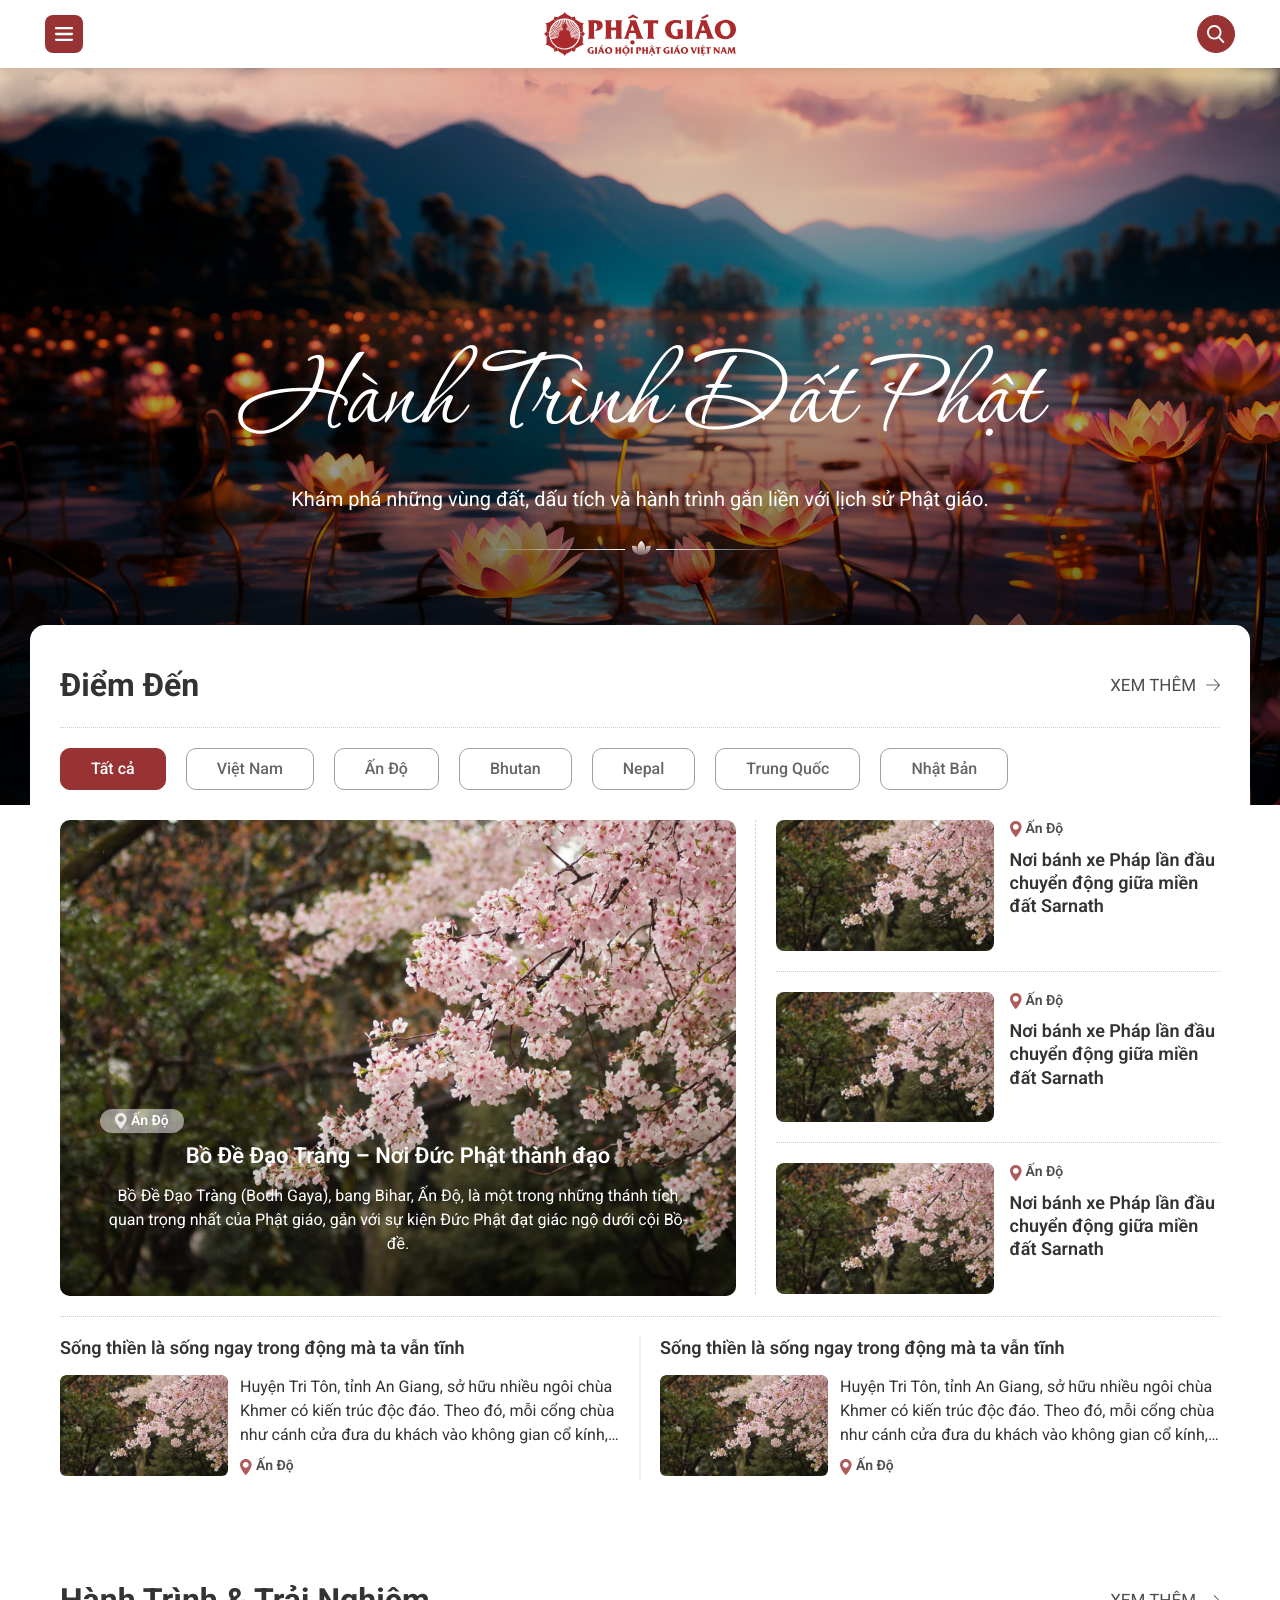
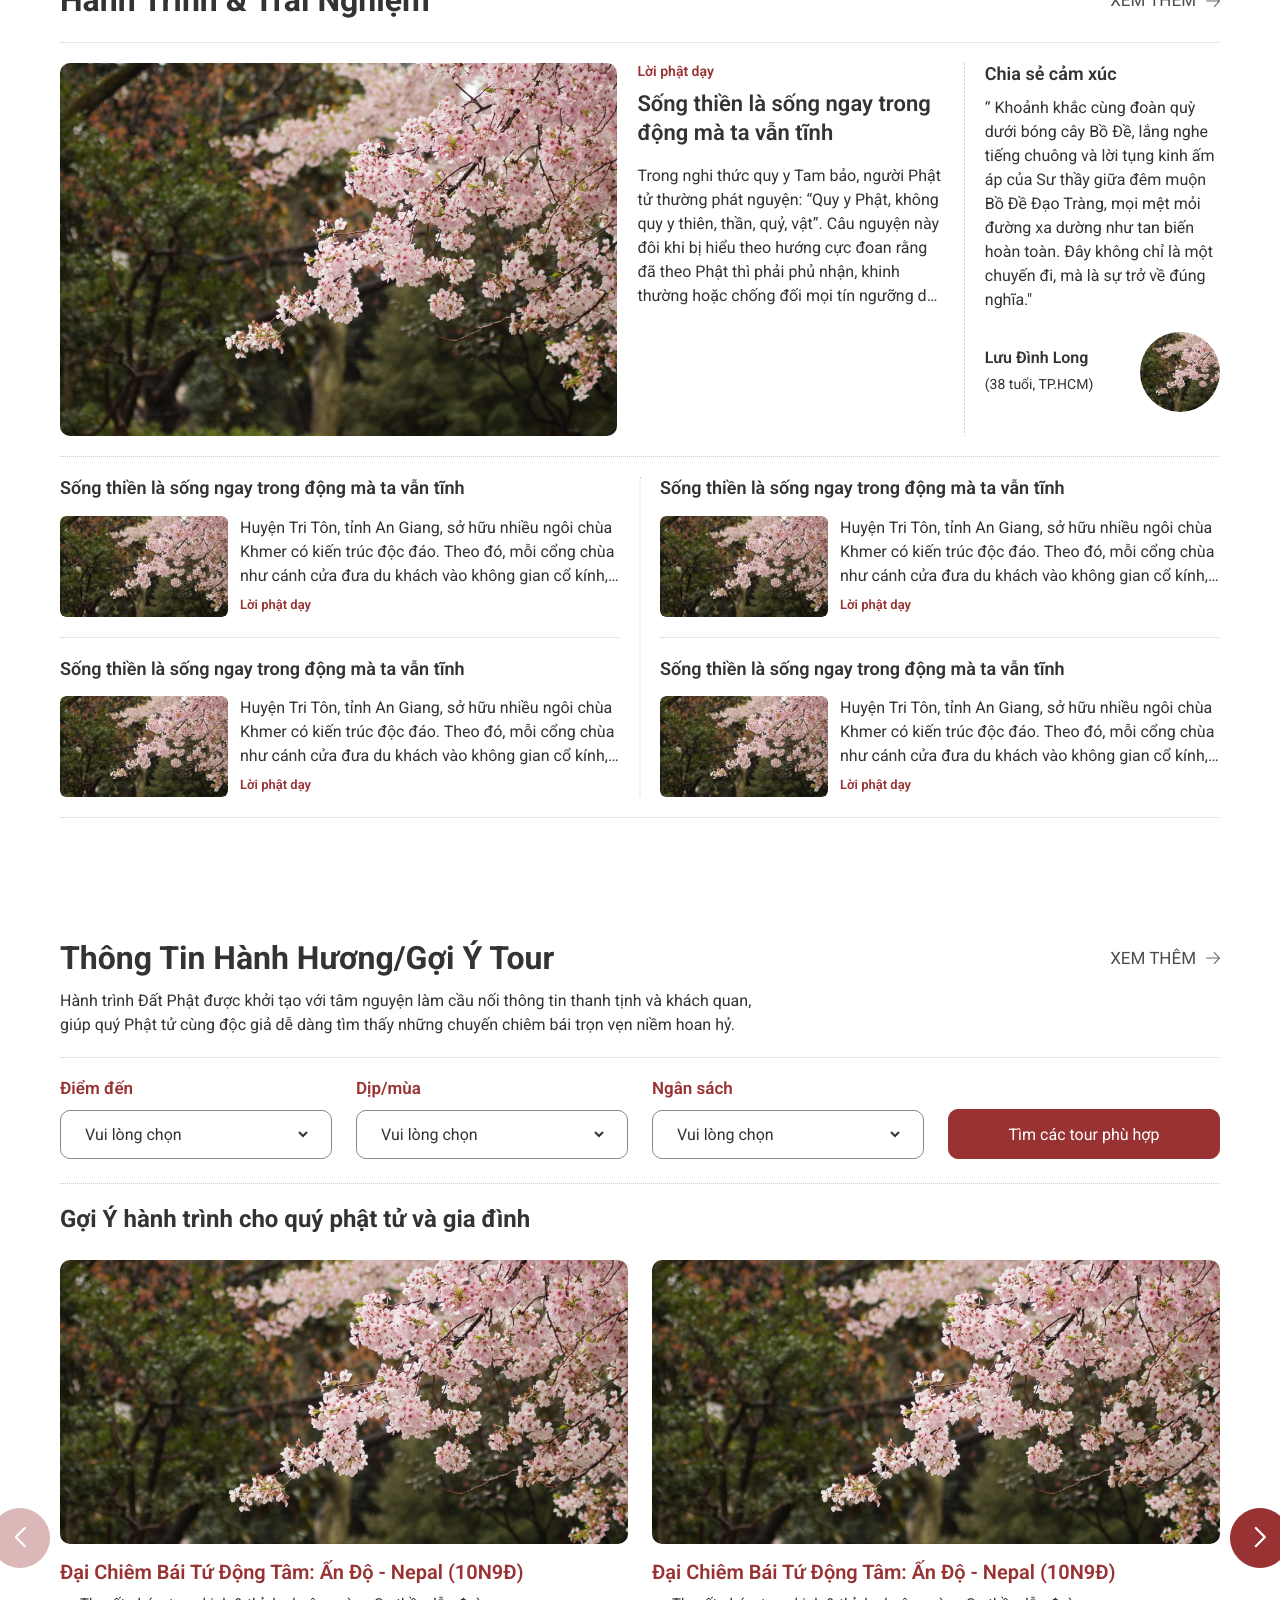
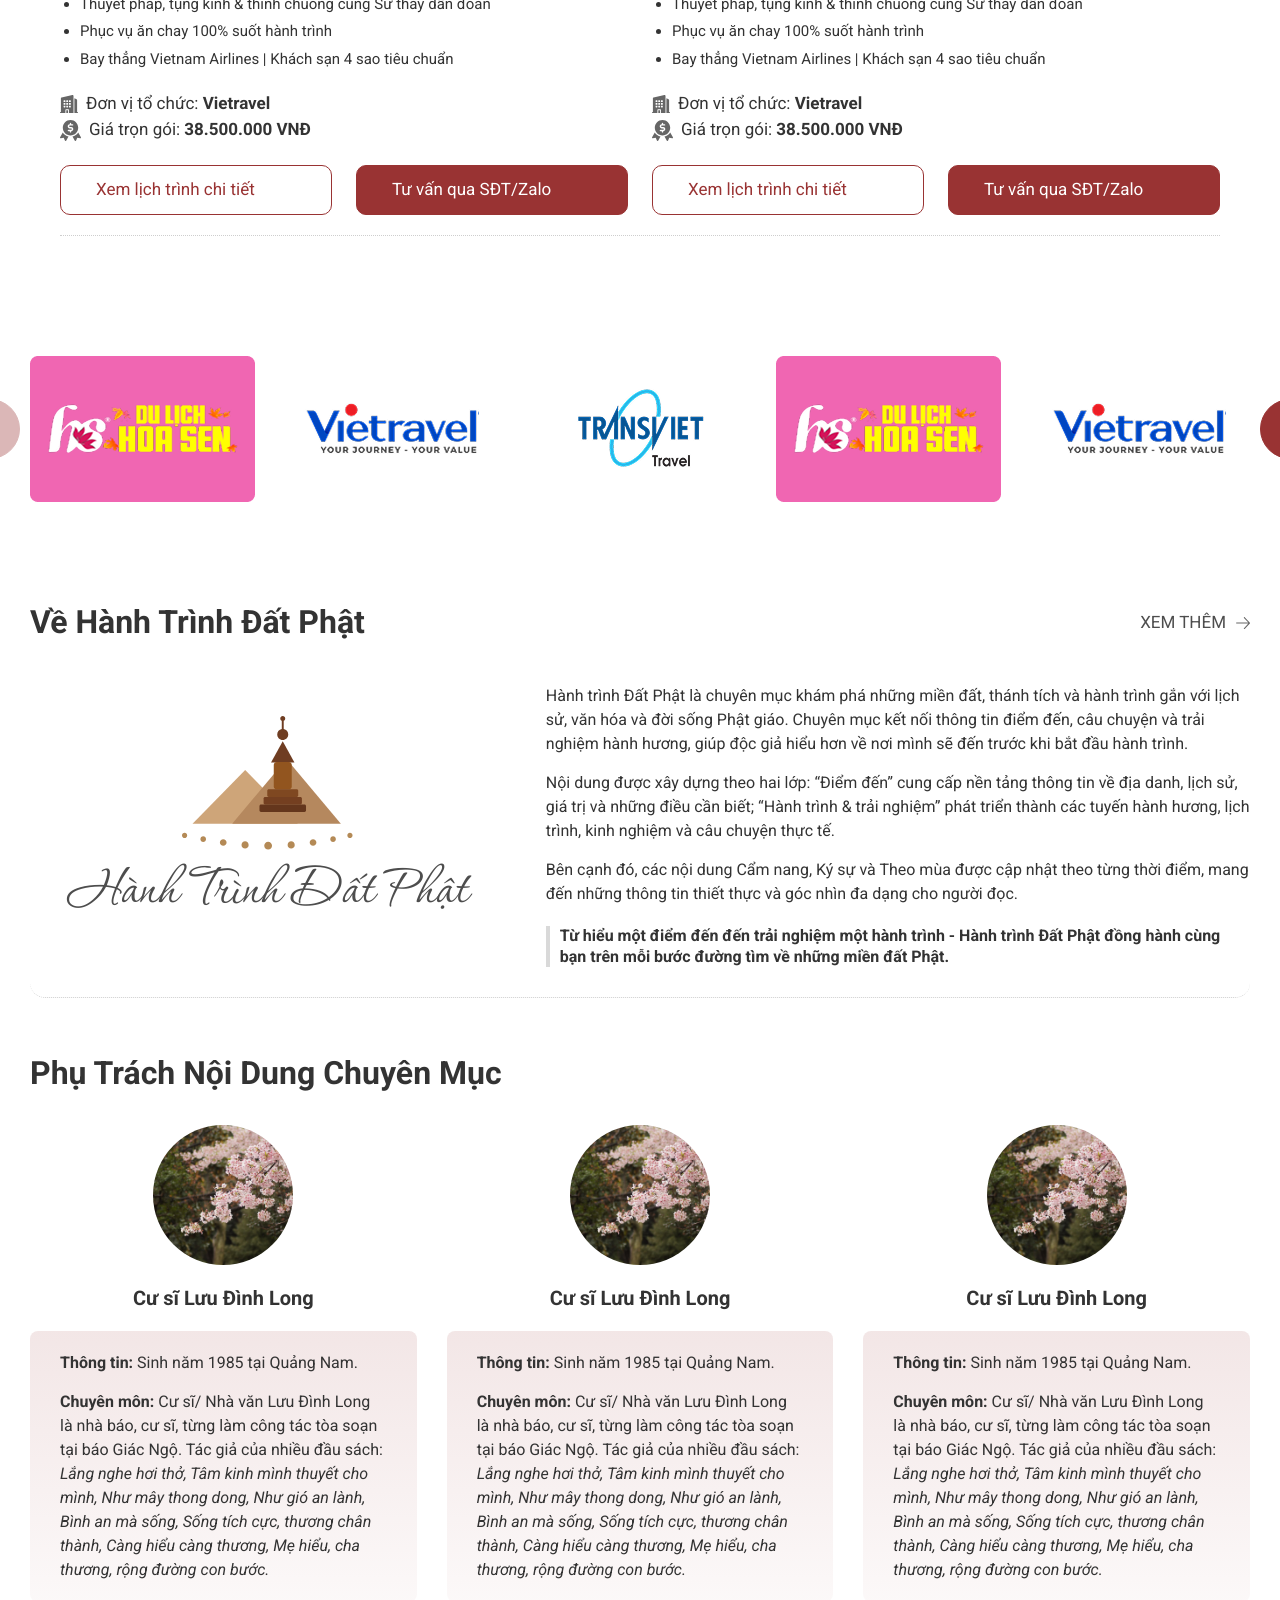
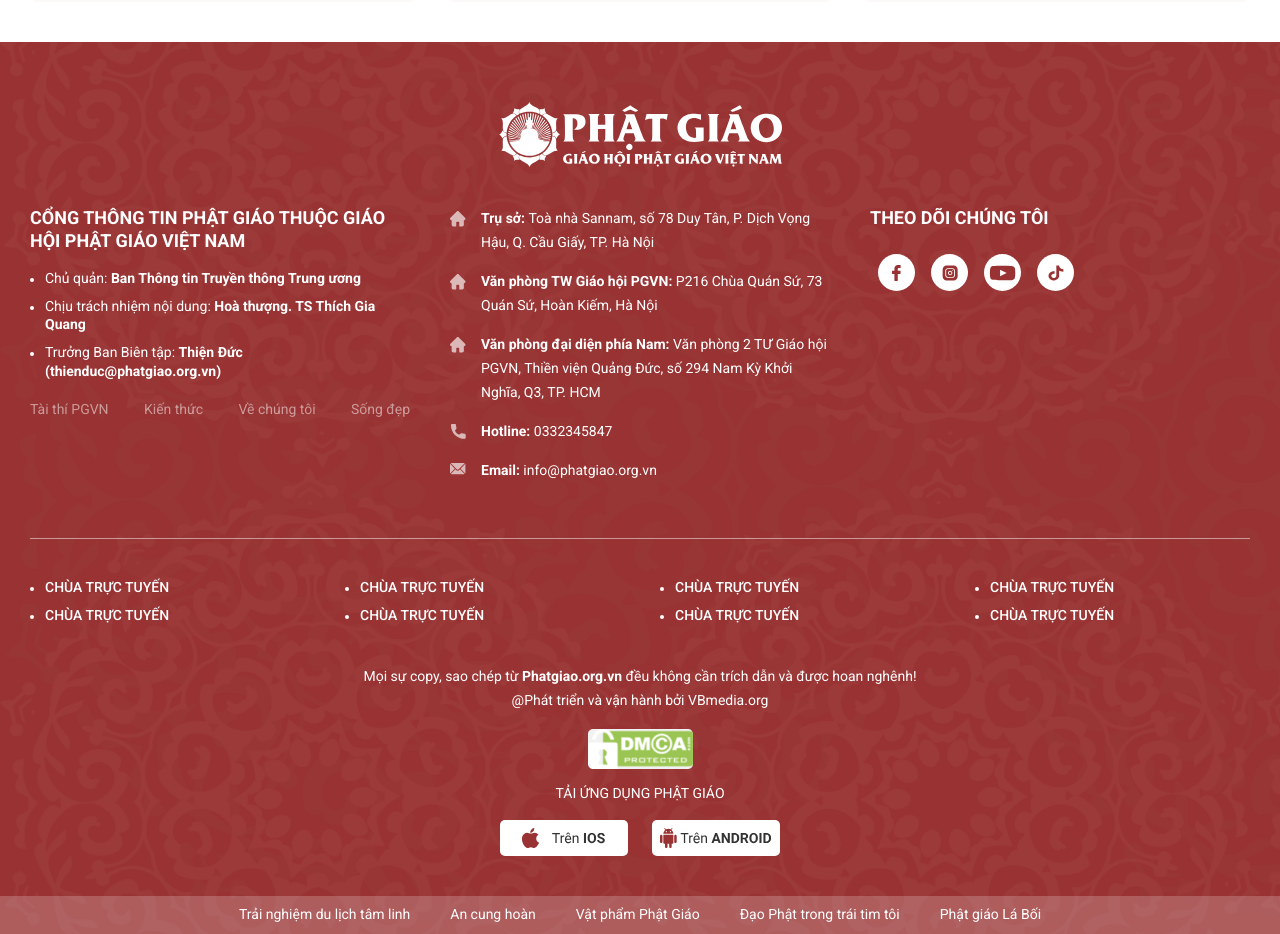
<file: hanh-trinh-dat-phat.html>
<!DOCTYPE html>
<html lang="vi">
    <head>
        <meta charset="UTF-8" />
        <meta http-equiv="X-UA-Compatible" content="IE=edge" />
        <meta name="viewport" content="width=device-width, initial-scale=1.0" />
        <!-- favicon -->
        <link rel="shortcut icon" href="./images/favicon/favicon.png" type="image/gif" sizes="16x16" />
        <!-- end favicon -->
        <title>Cổng thông tin Phật giáo thuộc Giáo hội Phật giáo Việt Nam</title>
        <!-- font -->
        <link rel="preconnect" href="https://fonts.googleapis.com" />
        <link rel="preconnect" href="https://fonts.gstatic.com" crossorigin />
        <link
            rel="preload"
            href="https://fonts.googleapis.com/css2?family=Roboto:ital,wght@0,100;0,300;0,400;0,500;0,700;0,900;1,100;1,300;1,400;1,500;1,700;1,900&family=Corinthia:wght@400;700&display=swap"
            as="style" onload="this.rel='stylesheet'"
        />
        <!-- end font -->
        <link rel="stylesheet" href="./lib/swiper/swiper-bundle.min.css" />
        <link rel="stylesheet" href="./css/style.css" />
        <script src="./lib/jquery/jquery-3.7.1.min.js"></script>
    </head>

    <body>
        
        <!-- header -->
        <header id="header" class="header relative z-50 shadow js__stickyHeader">
            <!-- pc -->
            <div class="d-3xl-block d-xl-none">
                <div class="header-desk relative z-20">
                    <!-- top -->
                    <div class="header-top bg-white w-wrapper">
                        <div class="header-top__container py-20 w-1220 d-3xl-flex justify-between">
                            <!-- left -->
                            <div class="header-top__left flex-1">
                                <ul class="cate-hot__list d-3xl-flex items-center">
                                    <li class="cate-hot__item">
                                        <a href="#" class="cate-hot__link fs-14 fw-500 text-red-993 capitalize d-3xl-inline-block p-8">Kinh Phật</a>
                                    </li>
                                    <li class="cate-hot__item">
                                        <a href="#" class="cate-hot__link fs-14 fw-500 text-red-993 capitalize d-3xl-inline-block p-8">Vật Phẩm Phật Giáo</a>
                                    </li>
                                    <li class="cate-hot__item">
                                        <a href="#" class="cate-hot__link fs-14 fw-500 text-red-993 capitalize d-3xl-inline-block p-8">Phật Giao Online</a>
                                    </li>
                                </ul>
                            </div>
                            <!-- end left -->
                            
                            <!-- center -->
                            <div class="header-top__center flex-1 d-3xl-flex items-center justify-center">
                                <a href="#" class="logo">
                                    <img src="./images/svg/logo.svg" alt="" class="logo-img">
                                </a>
                            </div>
                            <!-- end center -->
                            
                            <!-- right -->
                            <div class="header-top__right flex-1 d-3xl-flex items-center justify-end">
                                <!-- social -->
                                <ul class="social d-3xl-flex items-center justify-center">
                                    <li class="social-item">
                                        <a href="#" class="social-link">
                                            <img src="./images/svg/fb-red.svg" alt="" class="social-icon">
                                        </a>
                                    </li>
                                    <li class="social-item">
                                        <a href="#" class="social-link">
                                            <img src="./images/svg/insta-red.svg" alt="" class="social-icon">
                                        </a>
                                    </li>
                                    <li class="social-item">
                                        <a href="#" class="social-link">
                                            <img src="./images/svg/ytb-red.svg" alt="" class="social-icon">
                                        </a>
                                    </li>
                                    <li class="social-item">
                                        <a href="#" class="social-link">
                                            <img src="./images/svg/tiktok-red.svg" alt="" class="social-icon">
                                        </a>
                                    </li>
                                    
                                </ul>
                                <!-- end social -->
                            </div>
                            <!-- end right -->
                        </div>
                    </div>
                    <!-- end top -->

                    <!-- menu -->
                    <div class="header-menu bg-white w-wrapper">
                        <div class="header-menu__container w-1220 d-3xl-flex justify-between">
                            <!-- navbar -->
                            <nav class="navbar flex-1">
                                <ul class="navbar-wrapper d-3xl-flex items-center gap-30 justify-between">
                                    <li class="navbar-item">
                                        <a href="#" class="icon-20">
                                            <img src="./images/svg/home-red.svg" alt="" class="">
                                        </a>
                                    </li>
                                    <li class="navbar-item">
                                        <div class="navbar-item__heading d-3xl-flex items-center uppercase fw-600 fs-14">
                                            <a href="#" class="navbar-item__text flex-1 d-3xl-inline-block">Tin tức</a>
                                            <div class="navbar-item__icon flex-0">
                                                <img src="./images/svg/arrow-down-gray.svg" alt="">
                                            </div>
                                        </div>
                                        <ul class="navbar-dropdown fs-14 scroll">
                                            <li class="navbar-dropdown__item">
                                                <a href="#" class="navbar-dropdown__link">Trong nước</a>
                                            </li>
                                            <li class="navbar-dropdown__item">
                                                <a href="#" class="navbar-dropdown__link">Quốc tế</a>
                                            </li>
                                            <li class="navbar-dropdown__item">
                                                <a href="#" class="navbar-dropdown__link">Tin phật sự</a>
                                            </li>
                                            <li class="navbar-dropdown__item">
                                                <a href="#" class="navbar-dropdown__link">Tin mới</a>
                                            </li>
                                        </ul>
                                    </li>
                                    <li class="navbar-item">
                                        <div class="navbar-item__heading d-3xl-flex items-center uppercase fw-600 fs-14">
                                            <a href="#" class="navbar-item__text flex-1 d-3xl-inline-block">Xiển dương phật pháp</a>
                                            <div class="navbar-item__icon flex-0">
                                                <img src="./images/svg/arrow-down-gray.svg" alt="">
                                            </div>
                                        </div>
                                        <ul class="navbar-dropdown fs-14 scroll">
                                            <li class="navbar-dropdown__item">
                                                <a href="#" class="navbar-dropdown__link">Trong nước</a>
                                            </li>
                                            <li class="navbar-dropdown__item">
                                                <a href="#" class="navbar-dropdown__link">Quốc tế</a>
                                            </li>
                                            <li class="navbar-dropdown__item">
                                                <a href="#" class="navbar-dropdown__link">Tin phật sự</a>
                                            </li>
                                            <li class="navbar-dropdown__item">
                                                <a href="#" class="navbar-dropdown__link">Tin mới</a>
                                            </li>
                                        </ul>
                                    </li>
                                    <li class="navbar-item">
                                        <div class="navbar-item__heading d-3xl-flex items-center uppercase fw-600 fs-14">
                                            <a href="#" class="navbar-item__text flex-1 d-3xl-inline-block">Đức phật</a>
                                        </div>
                                    </li>
                                    <li class="navbar-item">
                                        <div class="navbar-item__heading d-3xl-flex items-center uppercase fw-600 fs-14">
                                            <a href="#" class="navbar-item__text flex-1 d-3xl-inline-block">Kinh sách</a>
                                        </div>
                                    </li>
                                    <li class="navbar-item">
                                        <div class="navbar-item__heading d-3xl-flex items-center uppercase fw-600 fs-14">
                                            <a href="#" class="navbar-item__text flex-1 d-3xl-inline-block">Giáo hội</a>
                                        </div>
                                    </li>
                                    <li class="navbar-item">
                                        <div class="navbar-item__heading d-3xl-flex items-center uppercase fw-600 fs-14">
                                            <a href="#" class="navbar-item__text flex-1 d-3xl-inline-block">Media</a>
                                        </div>
                                    </li>
                                    <li class="navbar-item">
                                        <div class="navbar-item__heading d-3xl-flex items-center uppercase fw-600 fs-14">
                                            <a href="#" class="navbar-item__text flex-1 d-3xl-inline-block">Môi trường</a>
                                        </div>
                                    </li>

                                    <li class="navbar-item navbar-more  js__navbarMore">
                                        <div class="navbar-more__icon js__navbarMoreIcon">
                                            <div class="bar">
                                                <img src="./images/svg/bar.svg" alt="">
                                            </div>
                                            <div class="close">
                                                <img src="./images/svg/close.svg" alt="">
                                            </div>
                                        </div>
                                        
                                    </li>
                                </ul>
                            </nav>
                            <!-- end navbar -->

                            <!-- extend -->
                            <div class="navbar-more__content w-wrapper js__navbarMoreContent">
                                <div class="navbar-more__inner w-1220 scroll">
                                    <ul class="navbar-more__list d-3xl-grid gap-24">
                                        <li class="navbar-more__item">
                                            <div class="navbar-more__title"><a href="#">Cate 1</a></div>
                                            <ul class="navbar-more__children">
                                                <li><a href="#">Cate 2</a></li>
                                                <li><a href="#">Cate 2</a></li>
                                                <li><a href="#">Cate 2</a></li>
                                                <li><a href="#">Cate 2</a></li>
                                            </ul>
                                        </li>
                                        <li class="navbar-more__item">
                                            <div class="navbar-more__title"><a href="#">Cate 1</a></div>
                                            <ul class="navbar-more__children">
                                                <li><a href="#">Cate 2</a></li>
                                                <li><a href="#">Cate 2</a></li>
                                                <li><a href="#">Cate 2</a></li>
                                                <li><a href="#">Cate 2</a></li>
                                            </ul>
                                        </li>
                                        <li class="navbar-more__item">
                                            <div class="navbar-more__title"><a href="#">Cate 1</a></div>
                                            <ul class="navbar-more__children">
                                                <li><a href="#">Cate 2</a></li>
                                                <li><a href="#">Cate 2</a></li>
                                                <li><a href="#">Cate 2</a></li>
                                                <li><a href="#">Cate 2</a></li>
                                            </ul>
                                        </li>
                                        <li class="navbar-more__item">
                                            <div class="navbar-more__title"><a href="#">Cate 1</a></div>
                                            <ul class="navbar-more__children">
                                                <li><a href="#">Cate 2</a></li>
                                                <li><a href="#">Cate 2</a></li>
                                                <li><a href="#">Cate 2</a></li>
                                                <li><a href="#">Cate 2</a></li>
                                            </ul>
                                        </li>
                                        <li class="navbar-more__item">
                                            <div class="navbar-more__title"><a href="#">Cate 1</a></div>
                                            <ul class="navbar-more__children">
                                                <li><a href="#">Cate 2</a></li>
                                                <li><a href="#">Cate 2</a></li>
                                                <li><a href="#">Cate 2</a></li>
                                                <li><a href="#">Cate 2</a></li>
                                            </ul>
                                        </li>
                                        <li class="navbar-more__item">
                                            <div class="navbar-more__title"><a href="#">Cate 1</a></div>
                                            <ul class="navbar-more__children">
                                                <li><a href="#">Cate 2</a></li>
                                                <li><a href="#">Cate 2</a></li>
                                                <li><a href="#">Cate 2</a></li>
                                                <li><a href="#">Cate 2</a></li>
                                            </ul>
                                        </li>
                                    </ul>
                                </div>
                            </div>
                            <!-- end extend -->

                            <!-- search -->
                            <div class="search flex-0 d-3xl-flex items-center ml-40 mr-3xl--10 js__searchDesk">
                                <!-- icon -->
                                <div class="search-icon icon-20 d-3xl-flex items-center p-10 js__searchIconDesk pointer">
                                    <img src="./images/svg/search.svg" alt="">
                                </div>
                                <!-- end icon -->
                                <div class="search-content js__searchContentDesk">
                                    <form action="search-form">
                                        <div class="search-group">
                                            <input type="text" class="search-input js__searchInputDesk" placeholder="Tìm kiếm...">
                                        </div>
                                    </form>
                                </div>
                            </div>
                            <!-- end search -->
                        </div>
                    </div>
                    <!-- end menu -->
                </div>
            </div>
            <!-- end pc -->
             
            <!-- mb -->
            <div class="d-3xl-none d-xl-block">
                <div class="header-mb relative z-10">
                    <!-- bot -->
                    <div class="header-mb__bot w-wrapper w-1220 bg-white py-12">
                        <!-- menu -->
                        <div class="header-mb__menu d-3xl-flex items-center justify-between">
                            <!-- left -->
                            <div class="header-mb__left flex-0">
                                <!-- submenu -->
                                <div class="sub-menu">
                                    <!-- icon bar -->
                                    <div class="icon-bar js__clickShowMenuMb bg-red-993">
                                        <img src="./images/svg/bar-w.svg" alt="">
                                    </div>
                                    <!-- end icon bar -->
                                    <!-- content -->
                                    <div class="sub-menu__content">
                                        <!-- close -->
                                        <div class="sub-menu__close js__closeSubMenu d-3xl-flex items-center">
                                            <img src="./images/svg/close-w.svg" alt="">
                                        </div>
                                        <!-- end close -->
    
                                        <div class="sub-menu__container">
                                            <!-- list -->
                                            <div class="sub-menu__list">
                                                <!-- item -->
                                                <div class="sub-menu__item px-20">
                                                    <!-- heading -->
                                                    <div class="heading-sub d-3xl-flex items-center justify-between py-8 text-red-993">
                                                        <h3 class="heading-sub__title fs-14 fw-500 uppercase">
                                                            <a href="#">Tin tức</a>
                                                        </h3>
                                                        <div class="heading-sub__arrow js__dropDown">
                                                            <img src="./images/svg/arrow-down-gray.svg" alt="">
                                                        </div>
                                                    </div>
                                                    <!-- end heading -->
    
                                                    <!-- sub menu list -->
                                                    <ul class="list-sub js__listSubMenu">
                                                        <li class="item-sub">
                                                            <a href="#" class="item-sub__link fs-16">Release Calender</a>
                                                        </li>
                                                        <li class="item-sub">
                                                            <a href="#" class="item-sub__link fs-16">Release Calender</a>
                                                        </li>
                                                        <li class="item-sub">
                                                            <a href="#" class="item-sub__link fs-16">Release Calender</a>
                                                        </li>
                                                    </ul>
                                                    <!-- end sub menu list -->
                                                </div>
                                                <!-- end item -->
                                                <!-- item -->
                                                <div class="sub-menu__item px-20">
                                                    <!-- heading -->
                                                    <div class="heading-sub d-3xl-flex items-center justify-between py-8 text-red-993">
                                                        <h3 class="heading-sub__title fs-14 fw-500 uppercase">
                                                            <a href="#">Tin tức</a>
                                                        </h3>
                                                        <div class="heading-sub__arrow js__dropDown">
                                                            <img src="./images/svg/arrow-down-gray.svg" alt="">
                                                        </div>
                                                    </div>
                                                    <!-- end heading -->
    
                                                    <!-- sub menu list -->
                                                    <ul class="list-sub js__listSubMenu">
                                                        <li class="item-sub">
                                                            <a href="#" class="item-sub__link fs-16">Release Calender</a>
                                                        </li>
                                                        <li class="item-sub">
                                                            <a href="#" class="item-sub__link fs-16">Release Calender</a>
                                                        </li>
                                                        <li class="item-sub">
                                                            <a href="#" class="item-sub__link fs-16">Release Calender</a>
                                                        </li>
                                                    </ul>
                                                    <!-- end sub menu list -->
                                                </div>
                                                <!-- end item -->
                                                <!-- item -->
                                                <div class="sub-menu__item px-20">
                                                    <!-- heading -->
                                                    <div class="heading-sub d-3xl-flex items-center justify-between py-8 text-red-993">
                                                        <h3 class="heading-sub__title fs-14 fw-500 uppercase">
                                                            <a href="#">Tin tức</a>
                                                        </h3>
                                                        <div class="heading-sub__arrow js__dropDown">
                                                            <img src="./images/svg/arrow-down-gray.svg" alt="">
                                                        </div>
                                                    </div>
                                                    <!-- end heading -->
    
                                                    <!-- sub menu list -->
                                                    <ul class="list-sub js__listSubMenu">
                                                        <li class="item-sub">
                                                            <a href="#" class="item-sub__link fs-16">Release Calender</a>
                                                        </li>
                                                        <li class="item-sub">
                                                            <a href="#" class="item-sub__link fs-16">Release Calender</a>
                                                        </li>
                                                        <li class="item-sub">
                                                            <a href="#" class="item-sub__link fs-16">Release Calender</a>
                                                        </li>
                                                    </ul>
                                                    <!-- end sub menu list -->
                                                </div>
                                                <!-- end item -->
                                               
                                               
                                            </div>
                                            <!-- end list -->
                                        </div>
                                    </div>
                                    <!-- end content -->
                                    <div class="overlay js__overlay"></div>
                                </div>
                                <!-- end submenu -->
                            </div>
                            <!-- end left -->
                            <!-- center -->
                            <div class="header-mb__center flex-1 d-3xl-flex items-center justify-center">
                                <a href="#" class="logo">
                                    <img src="./images/svg/logo.svg" alt="" class="logo-img">
                                </a>
                            </div>
                            <!-- end center -->
                            <!-- right -->
                            <div class="header-mb__right flex-0">
                                <div class="search-mb">
                                    <div class="search-mb__icon js__searchMb">
                                        <img src="./images/svg/search-w.svg" alt="">
                                    </div>
                                    <!-- form -->
                                    <div class="header-search-mb__form h-60 w-full js__formSearchMb">
                                        <form action="" class="w-full h-full">
                                            <div class="relative w-full h-full">
                                                <input type="text" class="header-search-input w-full h-full p-8 fs-16 js__focusSearchMb" placeholder="Search...">
                                                <div class="header-search-btn absolute h-full d-3xl-flex items-center p-8 js__closeSearchMb icon-20">
                                                    <img src="./images/svg/close.svg" alt="">
                                                </div>
                                            </div>
                                        </form>
                                    </div>
                                    <!-- end form -->
                                </div>
                            </div>
                            <!-- end right -->
                        </div>
                        <!-- end menu -->
                    </div>
                    <!-- end bot -->

                    <!-- navbar menu mb -->
                    <div class="navbar-menu-mb js__navbarMenuMb py-15 pl-15 pr-40 relative d-3xl-none">
                        <ul class="navbar-mb js__navbarMb d-3xl-flex items-center fs-14 text-gray-33 fw-600 uppercase">
                            <li class="navbar-item flex-0">
                                <a href="#" class="icon-16">
                                    <img src="./images/svg/home-red.svg" alt="">
                                </a>
                            </li>
                            <li class="navbar-item">
                                <a href="#">Tin tức</a>
                            </li>
                            <li class="navbar-item">
                                <a href="#">Xiển Dương Phật Pháp</a>
                            </li>
                            <li class="navbar-item">
                                <a href="#">Đức Phật</a>
                            </li>
                            <li class="navbar-item">
                                <a href="#">Kinh Sách</a>
                            </li>
                            <li class="navbar-item">
                                <a href="#">Giáo hội</a>
                            </li>
                            <li class="navbar-item">
                                <a href="#">Media</a>
                            </li>
                            <li class="navbar-item">
                                <a href="#">Môi trường</a>
                            </li>
                        </ul>
                        <div class="navbar-scroll-icon js__navbarIcon">
                            <img src="./images/svg/arrow-next-gray-2.svg" alt="">
                        </div>
                    </div>
                    <!-- end navbar menu mb -->
                </div>
            </div>
            <!-- end mb -->

        </header>
        <!-- end header -->
        <!-- main -->
        <main id="main" class="main">

            <!-- pc -->
            <div class="d-3xl-block d-md-none">
                
                <!-- primary -->
                <section class="hanh-trinh-dat-phat-primary relative z-20 over-hidden w-wrapper bg-white">
                    <!-- bg -->
                    <div class="hanh-trinh-dat-phat-primary__bg absolute inset-0">
                        <img src="./images/bg-2.png" alt="" class="d-3xl-block d-md-none w-full">
                        <img src="./images/bg-2-mb.png" alt="" class="d-md-none d-md-block w-full">
                    </div>
                    <!-- end bg -->
                    <div class="hanh-trinh-dat-phat-primary__container relative z-10 w-1220 w-md-500 py-3xl-60">
                        <!-- heading -->
                        <div class="hanh-trinh-dat-phat-primary__heading d-3xl-flex flex-column items-center justify-center">
                            <h2 class="heading-title text-white fs-130 fs-md-58 font-corinthia text-center fw-400"><span>Hành Trình  Đất Phật</span></h2>
                            <div class="heading-des text-white fs-20 fs-md-16 text-center">
                                <p>Khám phá những vùng đất, dấu tích và hành trình gắn liền với lịch sử Phật giáo.</p>
                            </div>
                            <div class="mt-30">
                                <img src="./images/svg/flower-w-1.svg" alt="">
                            </div>
                        </div>
                        <!-- end heading -->
                    </div>
                </section>
                <!-- end primary -->
                <!-- secondary -->
                <section class="hanh-trinh-dat-phat-secondary relative z-20 over-hidden w-wrapper">
                    <div class="hanh-trinh-dat-phat-secondary__container relative z-10 w-1220 w-md-500">
                        <!-- content -->
                        <div class="hanh-trinh-dat-phat-secondary__content relative bg-white border-15 border-md-8 over-hidden px-30 py-40 px-md-15 py-md-24">
                            <!-- box eight -->
                            <div class="box-eight">
                                <!-- heading -->
                                <div class="box-eight__heading pb-20 mb-20 border-b-dotted-ce d-3xl-flex items-center justify-between gap-20 flex-wrap">
                                    <h2 class="fs-32 fs-md-20 text-gray-33 fw-bold">Điểm Đến</h2>
                                    <div class="see-more-primary d-md-none">
                                        <a href="#" class="see-more-primary__link d-3xl-inline-flex items-center fs-17 uppercase text-gray-4d">
                                            <span class="text flex-1 d-3xl-inline-block">Xem thêm</span>
                                            <div class="icon flex-0 icon-12 ml-10">
                                                <img src="./images/svg/arrow-next-gray.svg" alt="" class="icon-next">
                                            </div>
                                        </a>
                                    </div>
                                </div>
                                <!-- end heading -->
                                <!-- brecrumb tertiary -->
                                <div class="breadcrumb-tertiary fs-16 fs-md-14 text-white my-15">
                                    <ul class="breadcrumb-tertiary__container scroll-hidden nowrap-md fs-16 fs-md-14 fw-500">
                                        <li class="breadcrumb-tertiary__item active">
                                            <a href="#" class="breadcrumb-tertiary__link">Tất cả</a>
                                        </li>
                                        <li class="breadcrumb-tertiary__item">
                                            <a href="#" class="breadcrumb-tertiary__link">Việt Nam</a>
                                        </li>
                                        <li class="breadcrumb-tertiary__item">
                                            <a href="#" class="breadcrumb-tertiary__link">Ấn Độ</a>
                                        </li>
                                        <li class="breadcrumb-tertiary__item">
                                            <a href="#" class="breadcrumb-tertiary__link">Bhutan</a>
                                        </li>
                                        <li class="breadcrumb-tertiary__item">
                                            <a href="#" class="breadcrumb-tertiary__link">Nepal</a>
                                        </li>
                                        <li class="breadcrumb-tertiary__item">
                                            <a href="#" class="breadcrumb-tertiary__link">Trung Quốc</a>
                                        </li>
                                        <li class="breadcrumb-tertiary__item">
                                            <a href="#" class="breadcrumb-tertiary__link">Nhật Bản</a>
                                        </li>
                                    </ul>
                                </div>
                                <!-- end brecrumb tertiary -->
                                <!-- container -->
                                <div class="box-eight__container d-3xl-flex d-md-block mt-30 pb-20 mb-20 border-b-dotted-ce">
                                    <!-- left -->
                                    <div class="box-eight__left flex-0 flex-md-1 w-60 w-md-full border-r-dotted-ce border-r-md-dotted-ce-none mr-20 pr-20 pr-md-0 mr-md-0 pb-md-20 mb-md-20 border-b-md-dotted-ce">
                                        <!-- article large -->
                                        <div class="article-large border-10 relative over-hidden">
                                            <!-- img -->
                                            <div class="article-img">
                                                <a href="#" class="ratio-665x468">
                                                    <img src="./images/2.jpg" alt="">
                                                </a>
                                            </div>
                                            <!-- end img -->
                                            <!-- content -->
                                            <div class="article-content article-content-bottom absolute inset-0 p-40 p-md-15">
                                                <a href="#" class="article-location d-3xl-inline-flex items-center justify-center mb-10">
                                                    <div class="icon icon-12 flex-0 mr-4">
                                                        <img src="./images/svg/location-w-99-80.svg" alt="">
                                                    </div>
                                                    <span class="text flex-1 fs-14 fw-600 text-white">Ấn Độ</span>
                                                </a>
                                                <h2 class="article-title fs-22 fs-md-18 fw-600 text-center text-white lh-130">
                                                    <a href="#" class="fix-text3">Bồ Đề Đạo Tràng – Nơi Đức Phật thành đạo
                                                    </a>
                                                </h2>
                                                <div class="article-des fs-16 text-white text-center fix-text3 mt-12 d-md-none">
                                                    <p>Bồ Đề Đạo Tràng (Bodh Gaya), bang Bihar, Ấn Độ, là một trong những thánh tích quan trọng nhất của Phật giáo, gắn với sự kiện Đức Phật đạt giác ngộ dưới cội Bồ-đề.</p>
                                                </div>
                                                
                                            </div>
                                            <!-- end content -->
                                        </div>
                                        <!-- end article large -->
                                    </div>
                                    <!-- end left -->
                                    <!-- right -->
                                    <div class="box-eight__right flex-1">
                                        <!-- article list -->
                                        <div class="article-list last-article">
                                            <!-- article -->
                                            <div class="article relative d-3xl-flex py-20 border-b-dotted-ce">
                                                <!-- img  -->
                                                <div class="article-img w-49 flex-0 w-md-full flex-md-1">
                                                    <a href="#" class="ratio-15x9 over-hidden border-8 border-sm-5">
                                                        <img loading="lazy" class="article-inner__img" src="./images/2.jpg" width="" height="" alt="">
                                                    </a>
                                                </div>
                                                <!-- end img -->

                                                <!-- content -->
                                                <div class="article-content flex-1 pl-16 pl-md-12">
                                                    <a href="#" class="article-location d-3xl-inline-flex items-center justify-center mb-10">
                                                        <div class="icon icon-12 flex-0 mr-4">
                                                            <img src="./images/svg/location-red-99-80.svg" alt="">
                                                        </div>
                                                        <span class="text flex-1 fs-14 fw-600 text-gray-4d">Ấn Độ</span>
                                                    </a>
                                                    <h3 class="article-title fs-18 fs-md-16 fw-600 fix-text3 mb-10">
                                                        <a href="#">Nơi bánh xe Pháp lần đầu chuyển động giữa miền đất Sarnath</a>
                                                    </h3>
                                                    
                                                </div>
                                                <!-- end content -->

                                            </div>
                                            <!-- end article -->
                                            <!-- article -->
                                            <div class="article relative d-3xl-flex py-20 border-b-dotted-ce">
                                                <!-- img  -->
                                                <div class="article-img w-49 flex-0 w-md-full flex-md-1">
                                                    <a href="#" class="ratio-15x9 over-hidden border-8 border-sm-5">
                                                        <img loading="lazy" class="article-inner__img" src="./images/2.jpg" width="" height="" alt="">
                                                    </a>
                                                </div>
                                                <!-- end img -->

                                                <!-- content -->
                                                <div class="article-content flex-1 pl-16 pl-md-12">
                                                    <a href="#" class="article-location d-3xl-inline-flex items-center justify-center mb-10">
                                                        <div class="icon icon-12 flex-0 mr-4">
                                                            <img src="./images/svg/location-red-99-80.svg" alt="">
                                                        </div>
                                                        <span class="text flex-1 fs-14 fw-600 text-gray-4d">Ấn Độ</span>
                                                    </a>
                                                    <h3 class="article-title fs-18 fs-md-16 fw-600 fix-text3 mb-10">
                                                        <a href="#">Nơi bánh xe Pháp lần đầu chuyển động giữa miền đất Sarnath</a>
                                                    </h3>
                                                    
                                                </div>
                                                <!-- end content -->

                                            </div>
                                            <!-- end article -->
                                            <!-- article -->
                                            <div class="article relative d-3xl-flex py-20 border-b-dotted-ce">
                                                <!-- img  -->
                                                <div class="article-img w-49 flex-0 w-md-full flex-md-1">
                                                    <a href="#" class="ratio-15x9 over-hidden border-8 border-sm-5">
                                                        <img loading="lazy" class="article-inner__img" src="./images/2.jpg" width="" height="" alt="">
                                                    </a>
                                                </div>
                                                <!-- end img -->

                                                <!-- content -->
                                                <div class="article-content flex-1 pl-16 pl-md-12">
                                                    <a href="#" class="article-location d-3xl-inline-flex items-center justify-center mb-10">
                                                        <div class="icon icon-12 flex-0 mr-4">
                                                            <img src="./images/svg/location-red-99-80.svg" alt="">
                                                        </div>
                                                        <span class="text flex-1 fs-14 fw-600 text-gray-4d">Ấn Độ</span>
                                                    </a>
                                                    <h3 class="article-title fs-18 fs-md-16 fw-600 fix-text3 mb-10">
                                                        <a href="#">Nơi bánh xe Pháp lần đầu chuyển động giữa miền đất Sarnath</a>
                                                    </h3>
                                                    
                                                </div>
                                                <!-- end content -->

                                            </div>
                                            <!-- end article -->
                                            
                                        </div>
                                        <!-- end article list -->
                                    </div>
                                    <!-- end right -->
                                </div>
                                <!-- container -->

                                <!-- bot -->
                                <div class="box-eight__bot">
                                    <div class="section-tertiary-2__content d-3xl-grid d-md-block col-2">
                                        <!-- article -->
                                        <div class="article relative mx-20 py-20">
                                            <!-- title -->
                                            <h3 class="article-title fs-18 fs-md-16 text-gray-33 fw-600 fix-text5 mb-15">
                                                <a href="#" class="color-inherit">Sống thiền là sống ngay trong động mà ta vẫn tĩnh</a>
                                            </h3>
                                            <!-- end title -->
                                            <div class="article-inner d-3xl-flex gap-12">
                                                <!-- img  -->
                                                <div class="article-img w-30 flex-0 over-hidden border-6">
                                                    <a href="#" class="ratio-15x9 over-hidden border-6">
                                                        <img loading="lazy" class="article-inner__img" src="./images/2.jpg" width="" height="" alt="">
                                                    </a>
                                                </div>
                                                <!-- end img -->
                                                <!-- content -->
                                                <div class="article-content flex-1">
                                                    <div class="article-des text-gray-33 fix-text3 fs-16 fs-md-15">
                                                        <p>Huyện Tri Tôn, tỉnh An Giang, sở hữu nhiều ngôi chùa Khmer có kiến trúc độc đáo. Theo đó, mỗi cổng chùa như cánh cửa đưa du khách vào không gian cổ kính, thanh bình.</p>
                                                    </div>
                                                    <a href="#" class="article-location d-3xl-inline-flex items-center justify-center mt-10">
                                                        <div class="icon icon-12 flex-0 mr-4">
                                                            <img src="./images/svg/location-red-99-80.svg" alt="">
                                                        </div>
                                                        <span class="text flex-1 fs-14 fw-600 text-gray-4d">Ấn Độ</span>
                                                    </a>
                                                </div>
                                                <!-- end content -->
                                            </div>
                                        </div>
                                        <!-- end article -->
                                        <!-- article -->
                                        <div class="article relative mx-20 py-20">
                                            <!-- title -->
                                            <h3 class="article-title fs-18 fs-md-16 text-gray-33 fw-600 fix-text5 mb-15">
                                                <a href="#" class="color-inherit">Sống thiền là sống ngay trong động mà ta vẫn tĩnh</a>
                                            </h3>
                                            <!-- end title -->
                                            <div class="article-inner d-3xl-flex gap-12">
                                                <!-- img  -->
                                                <div class="article-img w-30 flex-0 over-hidden border-6">
                                                    <a href="#" class="ratio-15x9 over-hidden border-6">
                                                        <img loading="lazy" class="article-inner__img" src="./images/2.jpg" width="" height="" alt="">
                                                    </a>
                                                </div>
                                                <!-- end img -->
                                                <!-- content -->
                                                <div class="article-content flex-1">
                                                    <div class="article-des text-gray-33 fix-text3 fs-16 fs-md-15">
                                                        <p>Huyện Tri Tôn, tỉnh An Giang, sở hữu nhiều ngôi chùa Khmer có kiến trúc độc đáo. Theo đó, mỗi cổng chùa như cánh cửa đưa du khách vào không gian cổ kính, thanh bình.</p>
                                                    </div>
                                                    <a href="#" class="article-location d-3xl-inline-flex items-center justify-center mt-10">
                                                        <div class="icon icon-12 flex-0 mr-4">
                                                            <img src="./images/svg/location-red-99-80.svg" alt="">
                                                        </div>
                                                        <span class="text flex-1 fs-14 fw-600 text-gray-4d">Ấn Độ</span>
                                                    </a>
                                                </div>
                                                <!-- end content -->
                                            </div>
                                        </div>
                                        <!-- end article -->
                                    </div>
                                </div>
                                <!-- end bot -->
                            </div>
                            <!-- end box eight -->
                        </div>
                        <!-- end content -->
                    </div>
                </section>
                <!-- end secondary -->

                <!-- tertiary -->
                <section class="hanh-trinh-dat-phat-tertiary relative z-20 over-hidden w-wrapper">
                    <div class="hanh-trinh-dat-phat-tertiary__container relative z-10 w-1220 w-md-500 py-20">
                        <!-- content -->
                        <div class="hanh-trinh-dat-phat-tertiary__content relative bg-white border-15 border-md-8 over-hidden px-30 py-40 px-md-15 py-md-24">
                            <!-- box nine -->
                            <div class="box-nine">
                                <!-- heading -->
                                <div class="box-nine__heading pb-20 mb-20 border-b-dotted-ce d-3xl-flex items-center justify-between gap-20 flex-wrap">
                                    <h2 class="fs-32 fs-md-20 text-gray-33 fw-bold">Hành Trình & Trải Nghiệm</h2>
                                    <div class="see-more-primary d-md-none">
                                        <a href="#" class="see-more-primary__link d-3xl-inline-flex items-center fs-17 uppercase text-gray-4d">
                                            <span class="text flex-1 d-3xl-inline-block">Xem thêm</span>
                                            <div class="icon flex-0 icon-12 ml-10">
                                                <img src="./images/svg/arrow-next-gray.svg" alt="" class="icon-next">
                                            </div>
                                        </a>
                                    </div>
                                </div>
                                <!-- end heading -->
                                
                                <!-- container -->
                                <div class="box-nine__container">
                                    <!-- top -->
                                    <div class="box-nine__top d-3xl-flex d-md-block pb-20 mb-20 border-b-dotted-ce">
                                        <!-- left -->
                                        <div class="top-left flex-0 flex-md-1 w-78 w-md-full pr-20 mr-20 pr-md-0 mr-md-0 border-r-dotted-ce border-r-md-dotted-ce-none">
                                            <!-- article large -->
                                            <div class="article-large d-3xl-flex d-md-block over-hidden">
                                                <!-- img  -->
                                                <div class="article-img w-63 w-md-full flex-0">
                                                    <div class="article-img__inner border-10 over-hidden">
                                                        <a href="#" class="ratio-3x2">
                                                            <img loading="lazy" class="article-inner__img" src="./images/2.jpg" width="" height="" alt="">
                                                        </a>
                                                    </div>
                                                </div>
                                                <!-- end img -->
                
                                                <!-- content -->
                                                <div class="article-content pl-20 pl-md-0 pt-md-12 flex-1 bg-white">
                                                    <div class="article-cate fs-14 text-red-993 fw-600">
                                                        <a href="#">Lời phật dạy</a>
                                                    </div>
                                                    <h2 class="article-title fs-22 fs-md-18 text-gray-33 fw-600 fix-text5 mt-10">
                                                        <a href="#" class="fix-text3">Sống thiền là sống ngay trong động mà ta vẫn tĩnh</a>
                                                    </h2>
                                                    <div class="article-des fix-text6 text-gray-33 fs-16 fs-md-15 mt-16 mt-md-10">
                                                        <p>Trong nghi thức quy y Tam bảo, người Phật tử thường phát nguyện: “Quy y Phật, không quy y thiên, thần, quỷ, vật”. Câu nguyện này đôi khi bị hiểu theo hướng cực đoan rằng đã theo Phật thì phải phủ nhận, khinh thường hoặc chống đối mọi tín ngưỡng dân gian.</p>
                                                    </div>
                                                </div>
                                                <!-- end content -->
                                            </div>
                                            <!-- end article large -->
                                        </div>
                                        <!-- end left -->
                                        <!-- right -->
                                        <div class="top-right flex-1">
                                            <div class="box-one__author border-t-md-dotted-ce flex-1 mt-md-20 pt-md-20">
                                                <div class="article">
                                                    <!-- content -->
                                                    <div class="article-content">
                                                        
                                                        <h3 class="article-title fs-18 text-gray-33 fw-600 fix-text5">
                                                            <a href="#" class="d-3xl-inline">Chia sẻ cảm xúc</a>
                                                        </h3>
                                                        <div class="article-des text-gray-33 fs-16 mt-10">
                                                            <p>“ Khoảnh khắc cùng đoàn quỳ dưới bóng cây Bồ Đề, lắng nghe tiếng chuông và lời tụng kinh ấm áp của Sư thầy giữa đêm muộn Bồ Đề Đạo Tràng, mọi mệt mỏi đường xa dường như tan biến hoàn toàn. Đây không chỉ là một chuyến đi, mà là sự trở về đúng nghĩa."</p>
                                                        </div>
                                                        
                                                    </div>
                                                    <!-- end content -->
                                                    <!-- author  -->
                                                    <div class="article-author d-3xl-flex items-center justify-between justify-md-end mt-20">
                                                        <!-- info -->
                                                        <div class="author-info pr-10">
                                                            <h3 class="author-name fs-16 fw-600">
                                                                <a href="#">Lưu Đình Long</a>
                                                            </h3>
                                                            <div class="author-positon fs-14 mt-4">
                                                                <p>(38 tuổi, TP.HCM)</p>
                                                            </div>
                                                        </div>
                                                        <!-- end info -->
                                                        <!-- avatar -->
                                                        <div class="author-avatar flex-0 w-80px border-999 over-hidden">
                                                            <a href="#" class="ratio-1x1">
                                                            <img loading="lazy" class="article-inner__img" src="./images/2.jpg" width="" height="" alt="">
                                                        </a>
                                                        </div>
                                                        <!-- end avatar -->
                                                        
                                                    </div>
                                                    <!-- end author -->
                    
                                                </div>
                                            </div>
                                        </div>
                                        <!-- end right -->
                                    </div>
                                    <!-- end top -->
                                    <!-- bot -->
                                    <div class="box-nine__bot border-b-dotted-ce pb-20">
                                        <div class="section-tertiary-2__content d-3xl-grid d-md-block col-2">
                                            <!-- article -->
                                            <div class="article relative mx-20 py-20">
                                                <!-- title -->
                                                <h3 class="article-title fs-18 fs-md-16 text-gray-33 fw-600 fix-text5 mb-15">
                                                    <a href="#" class="color-inherit">Sống thiền là sống ngay trong động mà ta vẫn tĩnh</a>
                                                </h3>
                                                <!-- end title -->
                                                <div class="article-inner d-3xl-flex gap-12">
                                                    <!-- img  -->
                                                    <div class="article-img w-30 flex-0 over-hidden border-6">
                                                        <a href="#" class="ratio-15x9 over-hidden border-6">
                                                            <img loading="lazy" class="article-inner__img" src="./images/2.jpg" width="" height="" alt="">
                                                        </a>
                                                    </div>
                                                    <!-- end img -->
                                                    <!-- content -->
                                                    <div class="article-content flex-1">
                                                        <div class="article-des text-gray-33 fix-text3 fs-16 fs-md-15">
                                                            <p>Huyện Tri Tôn, tỉnh An Giang, sở hữu nhiều ngôi chùa Khmer có kiến trúc độc đáo. Theo đó, mỗi cổng chùa như cánh cửa đưa du khách vào không gian cổ kính, thanh bình.</p>
                                                        </div>
                                                        <div class="article-cate fs-13 text-red-993 fw-600 mt-10">
                                                            <a href="#">Lời phật dạy</a>
                                                        </div>
                                                    </div>
                                                    <!-- end content -->
                    

                                                </div>
                                            </div>
                                            <!-- end article -->
                                            <!-- article -->
                                            <div class="article relative mx-20 py-20">
                                                <!-- title -->
                                                <h3 class="article-title fs-18 fs-md-16 text-gray-33 fw-600 fix-text5 mb-15">
                                                    <a href="#" class="color-inherit">Sống thiền là sống ngay trong động mà ta vẫn tĩnh</a>
                                                </h3>
                                                <!-- end title -->
                                                <div class="article-inner d-3xl-flex gap-12">
                                                    <!-- img  -->
                                                    <div class="article-img w-30 flex-0 over-hidden border-6">
                                                        <a href="#" class="ratio-15x9 over-hidden border-6">
                                                            <img loading="lazy" class="article-inner__img" src="./images/2.jpg" width="" height="" alt="">
                                                        </a>
                                                    </div>
                                                    <!-- end img -->
                                                    <!-- content -->
                                                    <div class="article-content flex-1">
                                                        <div class="article-des text-gray-33 fix-text3 fs-16 fs-md-15">
                                                            <p>Huyện Tri Tôn, tỉnh An Giang, sở hữu nhiều ngôi chùa Khmer có kiến trúc độc đáo. Theo đó, mỗi cổng chùa như cánh cửa đưa du khách vào không gian cổ kính, thanh bình.</p>
                                                        </div>
                                                        <div class="article-cate fs-13 text-red-993 fw-600 mt-10">
                                                            <a href="#">Lời phật dạy</a>
                                                        </div>
                                                    </div>
                                                    <!-- end content -->
                    

                                                </div>
                                            </div>
                                            <!-- end article -->
                                            <!-- article -->
                                            <div class="article relative mx-20 py-20">
                                                <!-- title -->
                                                <h3 class="article-title fs-18 fs-md-16 text-gray-33 fw-600 fix-text5 mb-15">
                                                    <a href="#" class="color-inherit">Sống thiền là sống ngay trong động mà ta vẫn tĩnh</a>
                                                </h3>
                                                <!-- end title -->
                                                <div class="article-inner d-3xl-flex gap-12">
                                                    <!-- img  -->
                                                    <div class="article-img w-30 flex-0 over-hidden border-6">
                                                        <a href="#" class="ratio-15x9 over-hidden border-6">
                                                            <img loading="lazy" class="article-inner__img" src="./images/2.jpg" width="" height="" alt="">
                                                        </a>
                                                    </div>
                                                    <!-- end img -->
                                                    <!-- content -->
                                                    <div class="article-content flex-1">
                                                        <div class="article-des text-gray-33 fix-text3 fs-16 fs-md-15">
                                                            <p>Huyện Tri Tôn, tỉnh An Giang, sở hữu nhiều ngôi chùa Khmer có kiến trúc độc đáo. Theo đó, mỗi cổng chùa như cánh cửa đưa du khách vào không gian cổ kính, thanh bình.</p>
                                                        </div>
                                                        <div class="article-cate fs-13 text-red-993 fw-600 mt-10">
                                                            <a href="#">Lời phật dạy</a>
                                                        </div>
                                                    </div>
                                                    <!-- end content -->
                    

                                                </div>
                                            </div>
                                            <!-- end article -->
                                            <!-- article -->
                                            <div class="article relative mx-20 py-20">
                                                <!-- title -->
                                                <h3 class="article-title fs-18 fs-md-16 text-gray-33 fw-600 fix-text5 mb-15">
                                                    <a href="#" class="color-inherit">Sống thiền là sống ngay trong động mà ta vẫn tĩnh</a>
                                                </h3>
                                                <!-- end title -->
                                                <div class="article-inner d-3xl-flex gap-12">
                                                    <!-- img  -->
                                                    <div class="article-img w-30 flex-0 over-hidden border-6">
                                                        <a href="#" class="ratio-15x9 over-hidden border-6">
                                                            <img loading="lazy" class="article-inner__img" src="./images/2.jpg" width="" height="" alt="">
                                                        </a>
                                                    </div>
                                                    <!-- end img -->
                                                    <!-- content -->
                                                    <div class="article-content flex-1">
                                                        <div class="article-des text-gray-33 fix-text3 fs-16 fs-md-15">
                                                            <p>Huyện Tri Tôn, tỉnh An Giang, sở hữu nhiều ngôi chùa Khmer có kiến trúc độc đáo. Theo đó, mỗi cổng chùa như cánh cửa đưa du khách vào không gian cổ kính, thanh bình.</p>
                                                        </div>
                                                        <div class="article-cate fs-13 text-red-993 fw-600 mt-10">
                                                            <a href="#">Lời phật dạy</a>
                                                        </div>
                                                    </div>
                                                    <!-- end content -->
                    

                                                </div>
                                            </div>
                                            <!-- end article -->
                                        </div>
                                    </div>
                                    <!-- end bot -->
                                </div>
                                <!-- container -->
                            </div>
                            <!-- end box nine -->
                        </div>
                        <!-- end content -->
                    </div>
                </section>
                <!-- end tertiary -->

                <!-- quaternary -->
                <section class="hanh-trinh-dat-phat-quaternary relative z-20 over-hidden w-wrapper">
                    <div class="hanh-trinh-dat-phat-quaternary__container relative z-10 w-1220 w-md-500 py-20">
                        <!-- content -->
                        <div class="hanh-trinh-dat-phat-quaternary__content relative bg-white border-15 border-md-8 px-30 py-40 px-md-15 py-md-24">
                            <!-- box ten -->
                            <div class="box-ten">
                                <!-- container -->
                                <div class="box-ten__container">
                                    
                                    <!-- heading -->
                                    <div class="box-ten__heading pb-10 border-b-md-dotted-ce d-3xl-flex items-center justify-between gap-20 flex-wrap">
                                        <h2 class="fs-32 fs-md-20 text-gray-33 fw-bold">Thông Tin Hành Hương/Gợi Ý Tour</h2>
                                        <div class="see-more-primary d-md-none">
                                            <a href="#" class="see-more-primary__link d-3xl-inline-flex items-center fs-17 uppercase text-gray-4d">
                                                <span class="text flex-1 d-3xl-inline-block">Xem thêm</span>
                                                <div class="icon flex-0 icon-12 ml-10">
                                                    <img src="./images/svg/arrow-next-gray.svg" alt="" class="icon-next">
                                                </div>
                                            </a>
                                        </div>
                                    </div>
                                    <!-- end heading -->

                                    <!-- sub heading -->
                                    <div class="box-ten__sub-heading mb-20 pb-20 border-b-dotted-ce mb-md-0 border-b-md-none">
                                        <div class="fs-16 text-gray-33 mw-700">
                                            <p>Hành trình Đất Phật được khởi tạo với tâm nguyện làm cầu nối thông tin thanh tịnh và khách quan, giúp quý Phật tử cùng độc giả dễ dàng tìm thấy những chuyến chiêm bái trọn vẹn niềm hoan hỷ.</p>
                                        </div>
                                    </div>
                                    <!-- end sub heading -->
                                    <!-- filter -->
                                    <div class="box-ten__filter mt-20 mb-20 pb-24 border-b-dotted-ce">
                                        <form action="">
                                            <div class="form-content d-3xl-grid col-4 gap-24 d-md-block">
                                                <!-- item -->
                                                <div class="form-item flex-1 mb-md-20">
                                                    <div class="form-group-primary">
                                                        <label for="destination" class="form-group__label fs-17 fs-md-15 fw-600 mb-10 d-3xl-block text-red-993">Điểm đến</label>                                   
                                                        <div class="arrange-select">
                                                            <select name="select-destination" id="select-destination">
                                                                <option value="0">Vui lòng chọn</option>
                                                                <option value="1">Hoàn kiếm</option>
                                                                <option value="2">Ba đình</option>
                                                                <option value="3">Thanh xuân</option>
                                                            </select>
                                                        </div>
                                                    </div>
                                                </div>
                                                <!-- end item -->
                                                <!-- item -->
                                                <div class="form-item flex-1 mb-md-20">
                                                    <div class="form-group-primary">
                                                        <label for="occasion" class="form-group__label fs-17 fs-md-15 fw-600 mb-10 d-3xl-block text-red-993">Dịp/mùa</label>                                   
                                                        <div class="arrange-select">
                                                            <select name="select-occasion" id="select-occasion">
                                                                <option value="0">Vui lòng chọn</option>
                                                                <option value="1">Hoàn kiếm</option>
                                                                <option value="2">Ba đình</option>
                                                                <option value="3">Thanh xuân</option>
                                                            </select>
                                                        </div>
                                                    </div>
                                                </div>
                                                <!-- end item -->
                                                <!-- item -->
                                                <div class="form-item flex-1 mb-md-20">
                                                    <div class="form-group-primary">
                                                        <label for="budget" class="form-group__label fs-17 fs-md-15 fw-600 mb-10 d-3xl-block text-red-993">Ngân sách</label>                                   
                                                        <div class="arrange-select">
                                                            <select name="select-budget" id="select-budget">
                                                                <option value="0">Vui lòng chọn</option>
                                                                <option value="1">Hoàn kiếm</option>
                                                                <option value="2">Ba đình</option>
                                                                <option value="3">Thanh xuân</option>
                                                            </select>
                                                        </div>
                                                    </div>
                                                </div>
                                                <!-- end item -->
                                                <!-- item -->
                                                <div class="form-item flex-1 mt-auto w-full">
                                                    <div class="form-btn text-center w-full">                                          
                                                        <button type="submit" class="btn d-3xl-flex w-full items-center justify-center gap-10">
                                                            <span>Tìm các tour phù hợp</span>
                                                        </button>				
                                                    </div>
                                                </div>
                                                <!-- end item -->
                                            </div>
                                        </form>
                                    </div>
                                    <!-- end filter -->

                                    <!-- content -->
                                    <div class="box-ten__content pb-20 border-b-dotted-ce">
                                        <h3 class="title fs-24 fs-md-18 fw-bold text-gray-33">Gợi Ý hành trình cho quý phật tử và gia đình</h3>
                                        <!-- slide -->
                                        <div class="box-ten__slide swiper-button-primary same-height w-full relative js__twoSlidesContainer mt-24">
                                            <div class="swiper js__twoSlide">
                                                <div class="swiper-wrapper">
                                                    <!-- slide -->
                                                    <div class="swiper-slide">
                                                        <!-- article -->
                                                        <div class="article bg-white">
                                                            <!-- img -->
                                                            <div class="article-img">
                                                                <a href="#" class="ratio-2x1 over-hidden border-10 border-sm-5">
                                                                    <img src="./images/2.jpg" alt="">
                                                                </a>
                                                            </div>
                                                            <!-- end img -->
                                                            <!-- content -->
                                                            <div class="article-content pt-15">
                                                                <!-- title -->
                                                                <h3 class="article-title fs-20 fs-md-16 fw-600 text-red-993">
                                                                    <a href="#">Đại Chiêm Bái Tứ Động Tâm: Ấn Độ - Nepal (10N9Đ)</a>
                                                                </h3>
                                                                <!-- end title -->
                                                                <!-- info -->
                                                                <div class="article-info mt-10">
                                                                    <ul>
                                                                        <li>Thuyết pháp, tụng kinh & thỉnh chuông cùng Sư thầy dẫn đoàn</li>
                                                                        <li>Phục vụ ăn chay 100% suốt hành trình</li>
                                                                        <li>Bay thẳng Vietnam Airlines | Khách sạn 4 sao tiêu chuẩn</li>
                                                                    </ul>
                                                                </div>
                                                                <!-- end info -->
                                                                <!-- additional -->
                                                                <div class="article-additional mt-12">
                                                                    <!-- item -->
                                                                    <div class="additional-item my-4 d-3xl-flex items-center gap-8">
                                                                        <div class="flex-0 icon">
                                                                            <img src="./images/svg/icon-house-gray.svg" alt="">
                                                                        </div>
                                                                        <div class="flex-1 text fs-17 fs-md-15 text-gray-33">
                                                                            <span>Đơn vị tổ chức: </span>
                                                                            <strong>Vietravel</strong>
                                                                        </div>
                                                                    </div>
                                                                    <!-- end item -->
                                                                    <!-- item -->
                                                                    <div class="additional-item my-4 d-3xl-flex items-center gap-8">
                                                                        <div class="flex-0 icon">
                                                                            <img src="./images/svg/icon-$-gray.svg" alt="">
                                                                        </div>
                                                                        <div class="flex-1 text fs-17 fs-md-15 text-gray-33">
                                                                            <span>Giá trọn gói: </span>
                                                                            <strong>38.500.000 VNĐ</strong>
                                                                        </div>
                                                                    </div>
                                                                    <!-- end item -->
                                                                </div>
                                                                <!-- end additional -->

                                                                <!-- btn -->
                                                                <div class="article-btn d-3xl-flex items-center justify-between gap-24 gap-md-12 mt-20">
                                                                    <a href="#" class="article-btn__link flex-1 d-3xl-flex items-center btn btn-secondary fs-17 fs-md-14">
                                                                        <span class="text flex-1 d-3xl-inline-block">Xem lịch trình chi tiết</span>
                                                                    </a>
                                                                    <a href="#" class="article-btn__link flex-1 d-3xl-flex items-center btn fs-17 fs-md-14">
                                                                        <span class="text flex-1 d-3xl-inline-block">Tư vấn qua SĐT/Zalo</span>
                                                                    </a>
                                                                </div>
                                                                <!-- end btn -->
                                                            </div>
                                                            <!-- end content -->
                                                        </div>
                                                        <!-- end article -->
                                                    </div>
                                                    <!-- end slide -->
                                                    <!-- slide -->
                                                    <div class="swiper-slide">
                                                        <!-- article -->
                                                        <div class="article bg-white">
                                                            <!-- img -->
                                                            <div class="article-img">
                                                                <a href="#" class="ratio-2x1 over-hidden border-10 border-sm-5">
                                                                    <img src="./images/2.jpg" alt="">
                                                                </a>
                                                            </div>
                                                            <!-- end img -->
                                                            <!-- content -->
                                                            <div class="article-content pt-15">
                                                                <!-- title -->
                                                                <h3 class="article-title fs-20 fs-md-16 fw-600 text-red-993">
                                                                    <a href="#">Đại Chiêm Bái Tứ Động Tâm: Ấn Độ - Nepal (10N9Đ)</a>
                                                                </h3>
                                                                <!-- end title -->
                                                                <!-- info -->
                                                                <div class="article-info mt-10">
                                                                    <ul>
                                                                        <li>Thuyết pháp, tụng kinh & thỉnh chuông cùng Sư thầy dẫn đoàn</li>
                                                                        <li>Phục vụ ăn chay 100% suốt hành trình</li>
                                                                        <li>Bay thẳng Vietnam Airlines | Khách sạn 4 sao tiêu chuẩn</li>
                                                                    </ul>
                                                                </div>
                                                                <!-- end info -->
                                                                <!-- additional -->
                                                                <div class="article-additional mt-12">
                                                                    <!-- item -->
                                                                    <div class="additional-item my-4 d-3xl-flex items-center gap-8">
                                                                        <div class="flex-0 icon">
                                                                            <img src="./images/svg/icon-house-gray.svg" alt="">
                                                                        </div>
                                                                        <div class="flex-1 text fs-17 fs-md-15 text-gray-33">
                                                                            <span>Đơn vị tổ chức: </span>
                                                                            <strong>Vietravel</strong>
                                                                        </div>
                                                                    </div>
                                                                    <!-- end item -->
                                                                    <!-- item -->
                                                                    <div class="additional-item my-4 d-3xl-flex items-center gap-8">
                                                                        <div class="flex-0 icon">
                                                                            <img src="./images/svg/icon-$-gray.svg" alt="">
                                                                        </div>
                                                                        <div class="flex-1 text fs-17 fs-md-15 text-gray-33">
                                                                            <span>Giá trọn gói: </span>
                                                                            <strong>38.500.000 VNĐ</strong>
                                                                        </div>
                                                                    </div>
                                                                    <!-- end item -->
                                                                </div>
                                                                <!-- end additional -->

                                                                <!-- btn -->
                                                                <div class="article-btn d-3xl-flex items-center justify-between gap-24 gap-md-12 mt-20">
                                                                    <a href="#" class="article-btn__link flex-1 d-3xl-flex items-center btn btn-secondary fs-17 fs-md-14">
                                                                        <span class="text flex-1 d-3xl-inline-block">Xem lịch trình chi tiết</span>
                                                                    </a>
                                                                    <a href="#" class="article-btn__link flex-1 d-3xl-flex items-center btn fs-17 fs-md-14">
                                                                        <span class="text flex-1 d-3xl-inline-block">Tư vấn qua SĐT/Zalo</span>
                                                                    </a>
                                                                </div>
                                                                <!-- end btn -->
                                                            </div>
                                                            <!-- end content -->
                                                        </div>
                                                        <!-- end article -->
                                                    </div>
                                                    <!-- end slide -->
                                                    <!-- slide -->
                                                    <div class="swiper-slide">
                                                        <!-- article -->
                                                        <div class="article bg-white">
                                                            <!-- img -->
                                                            <div class="article-img">
                                                                <a href="#" class="ratio-2x1 over-hidden border-10 border-sm-5">
                                                                    <img src="./images/2.jpg" alt="">
                                                                </a>
                                                            </div>
                                                            <!-- end img -->
                                                            <!-- content -->
                                                            <div class="article-content pt-15">
                                                                <!-- title -->
                                                                <h3 class="article-title fs-20 fs-md-16 fw-600 text-red-993">
                                                                    <a href="#">Đại Chiêm Bái Tứ Động Tâm: Ấn Độ - Nepal (10N9Đ)</a>
                                                                </h3>
                                                                <!-- end title -->
                                                                <!-- info -->
                                                                <div class="article-info mt-10">
                                                                    <ul>
                                                                        <li>Thuyết pháp, tụng kinh & thỉnh chuông cùng Sư thầy dẫn đoàn</li>
                                                                        <li>Phục vụ ăn chay 100% suốt hành trình</li>
                                                                        <li>Bay thẳng Vietnam Airlines | Khách sạn 4 sao tiêu chuẩn</li>
                                                                    </ul>
                                                                </div>
                                                                <!-- end info -->
                                                                <!-- additional -->
                                                                <div class="article-additional mt-12">
                                                                    <!-- item -->
                                                                    <div class="additional-item my-4 d-3xl-flex items-center gap-8">
                                                                        <div class="flex-0 icon">
                                                                            <img src="./images/svg/icon-house-gray.svg" alt="">
                                                                        </div>
                                                                        <div class="flex-1 text fs-17 fs-md-15 text-gray-33">
                                                                            <span>Đơn vị tổ chức: </span>
                                                                            <strong>Vietravel</strong>
                                                                        </div>
                                                                    </div>
                                                                    <!-- end item -->
                                                                    <!-- item -->
                                                                    <div class="additional-item my-4 d-3xl-flex items-center gap-8">
                                                                        <div class="flex-0 icon">
                                                                            <img src="./images/svg/icon-$-gray.svg" alt="">
                                                                        </div>
                                                                        <div class="flex-1 text fs-17 fs-md-15 text-gray-33">
                                                                            <span>Giá trọn gói: </span>
                                                                            <strong>38.500.000 VNĐ</strong>
                                                                        </div>
                                                                    </div>
                                                                    <!-- end item -->
                                                                </div>
                                                                <!-- end additional -->

                                                                <!-- btn -->
                                                                <div class="article-btn d-3xl-flex items-center justify-between gap-24 gap-md-12 mt-20">
                                                                    <a href="#" class="article-btn__link flex-1 d-3xl-flex items-center btn btn-secondary fs-17 fs-md-14">
                                                                        <span class="text flex-1 d-3xl-inline-block">Xem lịch trình chi tiết</span>
                                                                    </a>
                                                                    <a href="#" class="article-btn__link flex-1 d-3xl-flex items-center btn fs-17 fs-md-14">
                                                                        <span class="text flex-1 d-3xl-inline-block">Tư vấn qua SĐT/Zalo</span>
                                                                    </a>
                                                                </div>
                                                                <!-- end btn -->
                                                            </div>
                                                            <!-- end content -->
                                                        </div>
                                                        <!-- end article -->
                                                    </div>
                                                    <!-- end slide -->
                                                </div>
                                            </div>
                                            <div class="swiper-button-next"></div>
                                            <div class="swiper-button-prev"></div>
                                        </div>
                                        <!-- end slide -->
                                    </div>
                                    <!-- end content -->
                                </div>
                                <!-- container -->

                            </div>
                            <!-- end box ten -->
                        </div>
                        <!-- end content -->
                    </div>
                </section>
                <!-- end quaternary -->

                <!-- quinary -->
                <section class="hanh-trinh-dat-phat-quinary relative z-20 over-hidden w-wrapper">
                    <div class="hanh-trinh-dat-phat-quinary__container relative z-10 w-1220 w-md-500 py-3xl-60 py-md-30">
                        <!-- slide -->
                        <div class="hanh-trinh-dat-phat-quinary__slide swiper-button-primary same-height w-full relative js__fiveSecondarySlidesContainer">
                            <div class="swiper js__fiveSecondarySlide">
                                <div class="swiper-wrapper">
                                    <!-- slide -->
                                    <div class="swiper-slide">
                                        <!-- article -->
                                        <div class="article">
                                            <!-- img -->
                                            <div class="article-img">
                                                <img src="./images/partner-1.png" alt="">
                                            </div>
                                            <!-- end img -->
                                        </div>
                                        <!-- end article -->
                                    </div>
                                    <!-- end slide -->
                                    <!-- slide -->
                                    <div class="swiper-slide">
                                        <!-- article -->
                                        <div class="article">
                                            <!-- img -->
                                            <div class="article-img">
                                                <img src="./images/partner-2.png" alt="">
                                            </div>
                                            <!-- end img -->
                                        </div>
                                        <!-- end article -->
                                    </div>
                                    <!-- end slide -->
                                    <!-- slide -->
                                    <div class="swiper-slide">
                                        <!-- article -->
                                        <div class="article">
                                            <!-- img -->
                                            <div class="article-img">
                                                <img src="./images/partner-3.png" alt="">
                                            </div>
                                            <!-- end img -->
                                        </div>
                                        <!-- end article -->
                                    </div>
                                    <!-- end slide -->
                                     <!-- slide -->
                                    <div class="swiper-slide">
                                        <!-- article -->
                                        <div class="article">
                                            <!-- img -->
                                            <div class="article-img">
                                                <img src="./images/partner-1.png" alt="">
                                            </div>
                                            <!-- end img -->
                                        </div>
                                        <!-- end article -->
                                    </div>
                                    <!-- end slide -->
                                    <!-- slide -->
                                    <div class="swiper-slide">
                                        <!-- article -->
                                        <div class="article">
                                            <!-- img -->
                                            <div class="article-img">
                                                <img src="./images/partner-2.png" alt="">
                                            </div>
                                            <!-- end img -->
                                        </div>
                                        <!-- end article -->
                                    </div>
                                    <!-- end slide -->
                                    <!-- slide -->
                                    <div class="swiper-slide">
                                        <!-- article -->
                                        <div class="article">
                                            <!-- img -->
                                            <div class="article-img">
                                                <img src="./images/partner-3.png" alt="">
                                            </div>
                                            <!-- end img -->
                                        </div>
                                        <!-- end article -->
                                    </div>
                                    <!-- end slide -->
                                </div>
                            </div>
                            <div class="swiper-button-next"></div>
                            <div class="swiper-button-prev"></div>
                        </div>
                        <!-- end slide -->
                    </div>
                </section>
                <!-- end quinary -->

                <!-- senary -->
                <section class="hanh-trinh-dat-phat-senary relative z-20 over-hidden w-wrapper">
                    <div class="hanh-trinh-dat-phat-senary__container relative z-10 w-1220 w-md-500 py-40 py-md-30 ">
                        <!-- heading -->
                        <div class="box-ten__heading pb-10 border-b-md-dotted-ce d-3xl-flex items-center justify-between gap-20 flex-wrap">
                            <h2 class="fs-32 fs-md-20 text-gray-33 fw-bold">Về Hành Trình Đất Phật</h2>
                            <div class="see-more-primary d-md-none">
                                <a href="#" class="see-more-primary__link d-3xl-inline-flex items-center fs-17 uppercase text-gray-4d">
                                    <span class="text flex-1 d-3xl-inline-block">Xem thêm</span>
                                    <div class="icon flex-0 icon-12 ml-10">
                                        <img src="./images/svg/arrow-next-gray.svg" alt="" class="icon-next">
                                    </div>
                                </a>
                            </div>
                        </div>
                        <!-- end heading -->
                        <!-- content -->
                        <div class="hanh-trinh-dat-phat-senary__content relative bg-white border-15 border-md-8 over-hidden border-b-dotted-ce pb-30">
                            <!-- article -->
                            <div class="article-large d-3xl-flex over-hidden flex-md-column gap-40 gap-md-20 mt-30 mt-md-20">
                                <!-- img  -->
                                <div class="article-img w-39 w-md-full flex-0 d-3xl-flex items-center justify-center flex-column">
                                    <div class="d-3xl-flex items-center justify-center flex-column w-full">
                                        <div>
                                            <img src="./images/svg/logoHTĐP-2.svg" alt="">
                                        </div>
                                        <span class="heading-title text-gray-4d fs-65 fs-md-50 font-corinthia text-center fw-400 d-3xl-flex items-center justify-center text-center">Hành Trình  Đất Phật  </span>
                                    </div>
                                    
                                </div>
                                <!-- end img -->

                                <!-- content -->
                                <div class="article-content pt-md-12 flex-1 bg-white">
                                    <div class="article-des text-gray-33 fs-16 fs-md-15">
                                        <p>Hành trình Đất Phật là chuyên mục khám phá những miền đất, thánh tích và hành trình gắn với lịch sử, văn hóa và đời sống Phật giáo. Chuyên mục kết nối thông tin điểm đến, câu chuyện và trải nghiệm hành hương, giúp độc giả hiểu hơn về nơi mình sẽ đến trước khi bắt đầu hành trình.</p>
                                        <p>Nội dung được xây dựng theo hai lớp: “Điểm đến” cung cấp nền tảng thông tin về địa danh, lịch sử, giá trị và những điều cần biết; “Hành trình &amp; trải nghiệm” phát triển thành các tuyến hành hương, lịch trình, kinh nghiệm và câu chuyện thực tế.</p>
                                        <p>Bên cạnh đó, các nội dung Cẩm nang, Ký sự và Theo mùa được cập nhật theo từng thời điểm, mang đến những thông tin thiết thực và góc nhìn đa dạng cho người đọc.</p>
                                    </div>
                                    <h2 class="article-title fs-16 text-gray-33 fw-bold mt-20">
                                        <span>Từ hiểu một điểm đến đến trải nghiệm một hành trình - Hành trình Đất Phật đồng hành cùng bạn trên mỗi bước đường tìm về những miền đất Phật.</span>
                                    </h2>
                                </div>
                                <!-- end content -->
                            </div>
                            <!-- end article -->
                        </div>
                        <!-- end content -->
                    </div>
                </section>
                <!-- end senary -->

                <!-- tertiary -->
                <section class="gioi-thieu-chuyen-muc-tertiary relative z-20 over-hidden w-wrapper bg-white">
                    <div class="gioi-thieu-chuyen-muc-tertiary__container relative z-10 w-1220 w-md-500 pb-40 pt-15 py-md-30">
                        <!-- heading -->
                        <h2 class="gioi-thieu-chuyen-muc-secondary__heading fs-32 fs-md-20 text-gray-33 fw-bold">Phụ Trách Nội Dung Chuyên Mục</h2>
                        <!-- end heading -->

                        <!-- content -->
                        <div class="gioi-thieu-chuyen-muc-tertiary__content mt-30 mt-md-20">
                            <!-- article list -->
                            <div class="article-list d-3xl-grid col-3 gap-30 d-md-block">
                                <!-- article -->
                                <div class="article mb-md-30">
                                    <div class="article-top d-3xl-flex flex-column flex-md-row items-center gap-20 gap-md-12">
                                        <!-- img  -->
                                        <div class="article-img w-140px w-md-100px flex-0">
                                            <div class="article-img__inner border-999 over-hidden">
                                                <a href="#" class="ratio-1x1">
                                                    <img loading="lazy" class="article-inner__img" src="./images/2.jpg" width="" height="" alt="">
                                                </a>
                                            </div>
                                        </div>
                                        <!-- end img -->
                                        <!-- name -->
                                        <h2 class="article-title fs-20 fs-md-16 text-gray-33 fw-bold text-center">
                                            <a href="#">Cư sĩ Lưu Đình Long</a>
                                        </h2>
                                        <!-- end name -->
                                    </div>
                                    <!-- content -->
                                    <div class="article-content mt-20 py-20 px-30 px-md-14 border-8 over-hidden flex-1 bg-linear-red-99">
                                        <div class="article-des fs-16 text-gray-33">
                                            <p><strong>Thông tin:</strong> Sinh năm 1985 tại Quảng Nam.</p>
                                            <p><strong>Chuyên môn:</strong> Cư sĩ/ Nhà văn Lưu Đình Long là nhà báo, cư sĩ, từng làm công tác tòa soạn tại báo Giác Ngộ. Tác giả của nhiều đầu sách: <i>Lắng nghe hơi thở, Tâm kinh mình thuyết cho mình, Như mây thong dong, Như gió an lành, Bình an mà sống, Sống tích cực, thương chân thành, Càng hiểu càng thương, Mẹ hiểu, cha thương, rộng đường con bước.</i></p>
                                        </div>
                                    </div>
                                    <!-- end content -->
                                </div>
                                <!-- end article -->
                                <!-- article -->
                                <div class="article mb-md-30">
                                    <div class="article-top d-3xl-flex flex-column flex-md-row items-center gap-20 gap-md-12">
                                        <!-- img  -->
                                        <div class="article-img w-140px w-md-100px flex-0">
                                            <div class="article-img__inner border-999 over-hidden">
                                                <a href="#" class="ratio-1x1">
                                                    <img loading="lazy" class="article-inner__img" src="./images/2.jpg" width="" height="" alt="">
                                                </a>
                                            </div>
                                        </div>
                                        <!-- end img -->
                                        <!-- name -->
                                        <h2 class="article-title fs-20 fs-md-16 text-gray-33 fw-bold text-center">
                                            <a href="#">Cư sĩ Lưu Đình Long</a>
                                        </h2>
                                        <!-- end name -->
                                    </div>
                                    <!-- content -->
                                    <div class="article-content mt-20 py-20 px-30 px-md-14 border-8 over-hidden flex-1 bg-linear-red-99">
                                        <div class="article-des fs-16 text-gray-33">
                                            <p><strong>Thông tin:</strong> Sinh năm 1985 tại Quảng Nam.</p>
                                            <p><strong>Chuyên môn:</strong> Cư sĩ/ Nhà văn Lưu Đình Long là nhà báo, cư sĩ, từng làm công tác tòa soạn tại báo Giác Ngộ. Tác giả của nhiều đầu sách: <i>Lắng nghe hơi thở, Tâm kinh mình thuyết cho mình, Như mây thong dong, Như gió an lành, Bình an mà sống, Sống tích cực, thương chân thành, Càng hiểu càng thương, Mẹ hiểu, cha thương, rộng đường con bước.</i></p>
                                        </div>
                                    </div>
                                    <!-- end content -->
                                </div>
                                <!-- end article -->
                                <!-- article -->
                                <div class="article mb-md-30">
                                    <div class="article-top d-3xl-flex flex-column flex-md-row items-center gap-20 gap-md-12">
                                        <!-- img  -->
                                        <div class="article-img w-140px w-md-100px flex-0">
                                            <div class="article-img__inner border-999 over-hidden">
                                                <a href="#" class="ratio-1x1">
                                                    <img loading="lazy" class="article-inner__img" src="./images/2.jpg" width="" height="" alt="">
                                                </a>
                                            </div>
                                        </div>
                                        <!-- end img -->
                                        <!-- name -->
                                        <h2 class="article-title fs-20 fs-md-16 text-gray-33 fw-bold text-center">
                                            <a href="#">Cư sĩ Lưu Đình Long</a>
                                        </h2>
                                        <!-- end name -->
                                    </div>
                                    <!-- content -->
                                    <div class="article-content mt-20 py-20 px-30 px-md-14 border-8 over-hidden flex-1 bg-linear-red-99">
                                        <div class="article-des fs-16 text-gray-33">
                                            <p><strong>Thông tin:</strong> Sinh năm 1985 tại Quảng Nam.</p>
                                            <p><strong>Chuyên môn:</strong> Cư sĩ/ Nhà văn Lưu Đình Long là nhà báo, cư sĩ, từng làm công tác tòa soạn tại báo Giác Ngộ. Tác giả của nhiều đầu sách: <i>Lắng nghe hơi thở, Tâm kinh mình thuyết cho mình, Như mây thong dong, Như gió an lành, Bình an mà sống, Sống tích cực, thương chân thành, Càng hiểu càng thương, Mẹ hiểu, cha thương, rộng đường con bước.</i></p>
                                        </div>
                                    </div>
                                    <!-- end content -->
                                </div>
                                <!-- end article -->
                            </div>
                            <!-- end article list -->
                        </div>
                        <!-- end content -->
                    </div>
                </section>
                <!-- end tertiary -->
                
            </div>
            <!-- end pc -->
            
            <!-- mb -->
            <div class="d-3xl-none d-md-block">
                <!-- primary -->
                <section class="hanh-trinh-dat-phat-primary relative z-20 over-hidden w-wrapper bg-white">
                    <!-- bg -->
                    <div class="hanh-trinh-dat-phat-primary__bg absolute inset-0">
                        <img src="./images/bg-2.png" alt="" class="d-3xl-block d-md-none w-full">
                        <img src="./images/bg-2-mb.png" alt="" class="d-md-none d-md-block w-full">
                    </div>
                    <!-- end bg -->
                    <div class="hanh-trinh-dat-phat-primary__container relative z-10 w-1220 w-md-500 py-3xl-60">
                        <!-- heading -->
                        <div class="hanh-trinh-dat-phat-primary__heading d-3xl-flex flex-column items-center justify-center">
                            <h2 class="heading-title text-white fs-130 fs-md-58 font-corinthia text-center fw-400"><span>Hành Trình  Đất Phật</span></h2>
                            <div class="heading-des text-white fs-20 fs-md-16 text-center">
                                <p>Khám phá những vùng đất, dấu tích và hành trình gắn liền với lịch sử Phật giáo.</p>
                            </div>
                            <div class="mt-30">
                                <img src="./images/svg/flower-w-1.svg" alt="">
                            </div>
                        </div>
                        <!-- end heading -->
                    </div>
                </section>
                <!-- end primary -->
                <!-- secondary -->
                <section class="hanh-trinh-dat-phat-secondary relative z-20 over-hidden w-wrapper">
                    <div class="hanh-trinh-dat-phat-secondary__container relative z-10 w-1220 w-md-500">
                        <!-- content -->
                        <div class="hanh-trinh-dat-phat-secondary__content relative bg-white border-15 border-md-8 over-hidden px-30 py-40 px-md-10 py-md-24">
                            <!-- box eight -->
                            <div class="box-eight">
                                <!-- heading -->
                                <div class="box-eight__heading pb-20 mb-20 border-b-dotted-ce d-3xl-flex items-center justify-between gap-20 flex-wrap">
                                    <h2 class="fs-32 fs-md-20 text-gray-33 fw-bold">Điểm Đến</h2>
                                    <div class="see-more-primary d-md-none">
                                        <a href="#" class="see-more-primary__link d-3xl-inline-flex items-center fs-17 uppercase text-gray-4d">
                                            <span class="text flex-1 d-3xl-inline-block">Xem thêm</span>
                                            <div class="icon flex-0 icon-12 ml-10">
                                                <img src="./images/svg/arrow-next-gray.svg" alt="" class="icon-next">
                                            </div>
                                        </a>
                                    </div>
                                </div>
                                <!-- end heading -->
                                <!-- brecrumb tertiary -->
                                <div class="breadcrumb-tertiary fs-16 fs-md-14 text-white my-15">
                                    <ul class="breadcrumb-tertiary__container scroll-hidden nowrap-md fs-16 fs-md-14 fw-500">
                                        <li class="breadcrumb-tertiary__item active">
                                            <a href="#" class="breadcrumb-tertiary__link">Tất cả</a>
                                        </li>
                                        <li class="breadcrumb-tertiary__item">
                                            <a href="#" class="breadcrumb-tertiary__link">Việt Nam</a>
                                        </li>
                                        <li class="breadcrumb-tertiary__item">
                                            <a href="#" class="breadcrumb-tertiary__link">Ấn Độ</a>
                                        </li>
                                        <li class="breadcrumb-tertiary__item">
                                            <a href="#" class="breadcrumb-tertiary__link">Bhutan</a>
                                        </li>
                                        <li class="breadcrumb-tertiary__item">
                                            <a href="#" class="breadcrumb-tertiary__link">Nepal</a>
                                        </li>
                                        <li class="breadcrumb-tertiary__item">
                                            <a href="#" class="breadcrumb-tertiary__link">Trung Quốc</a>
                                        </li>
                                        <li class="breadcrumb-tertiary__item">
                                            <a href="#" class="breadcrumb-tertiary__link">Nhật Bản</a>
                                        </li>
                                    </ul>
                                </div>
                                <!-- end brecrumb tertiary -->
                                <!-- container -->
                                <div class="box-eight__container d-3xl-flex d-md-block">
                                    <!-- left -->
                                    <div class="box-eight__left flex-0 flex-md-1 w-60 w-md-full border-r-dotted-ce border-r-md-dotted-ce-none mr-20 pr-20 pr-md-0 mr-md-0 pb-md-20 mb-md-20 border-b-md-dotted-ce">
                                        <!-- article large -->
                                        <div class="article-large border-10 relative over-hidden">
                                            <!-- img -->
                                            <div class="article-img">
                                                <a href="#" class="ratio-665x468">
                                                    <img src="./images/2.jpg" alt="">
                                                </a>
                                            </div>
                                            <!-- end img -->
                                            <!-- content -->
                                            <div class="article-content article-content-bottom absolute inset-0 p-40 p-md-15">
                                                <a href="#" class="article-location d-3xl-inline-flex items-center justify-center mb-10">
                                                    <div class="icon icon-12 flex-0 mr-4">
                                                        <img src="./images/svg/location-w-99-80.svg" alt="">
                                                    </div>
                                                    <span class="text flex-1 fs-14 fw-600 text-white">Ấn Độ</span>
                                                </a>
                                                <h2 class="article-title fs-22 fs-md-18 fw-600 text-center text-white lh-130">
                                                    <a href="#" class="fix-text3">Bồ Đề Đạo Tràng – Nơi Đức Phật thành đạo
                                                    </a>
                                                </h2>
                                                <div class="article-des fs-16 text-white text-center fix-text3 mt-12 d-md-none">
                                                    <p>Bồ Đề Đạo Tràng (Bodh Gaya), bang Bihar, Ấn Độ, là một trong những thánh tích quan trọng nhất của Phật giáo, gắn với sự kiện Đức Phật đạt giác ngộ dưới cội Bồ-đề.</p>
                                                </div>
                                                
                                            </div>
                                            <!-- end content -->
                                        </div>
                                        <!-- end article large -->
                                    </div>
                                    <!-- end left -->
                                    <!-- right -->
                                    <div class="box-eight__right flex-1">
                                        <!-- article list -->
                                        <div class="article-list last-article">
                                            <!-- article -->
                                            <div class="article relative d-3xl-flex py-20 border-b-dotted-ce">
                                                <!-- img  -->
                                                <div class="article-img w-49 flex-0 w-md-full flex-md-1">
                                                    <a href="#" class="ratio-15x9 over-hidden border-8 border-sm-5">
                                                        <img loading="lazy" class="article-inner__img" src="./images/2.jpg" width="" height="" alt="">
                                                    </a>
                                                </div>
                                                <!-- end img -->

                                                <!-- content -->
                                                <div class="article-content flex-1 pl-16 pl-md-12">
                                                    <a href="#" class="article-location d-3xl-inline-flex items-center justify-center mb-10">
                                                        <div class="icon icon-12 flex-0 mr-4">
                                                            <img src="./images/svg/location-red-99-80.svg" alt="">
                                                        </div>
                                                        <span class="text flex-1 fs-14 fw-600 text-gray-4d">Ấn Độ</span>
                                                    </a>
                                                    <h3 class="article-title fs-18 fs-md-16 fw-600 fix-text3 mb-10">
                                                        <a href="#">Nơi bánh xe Pháp lần đầu chuyển động giữa miền đất Sarnath</a>
                                                    </h3>
                                                    
                                                </div>
                                                <!-- end content -->

                                            </div>
                                            <!-- end article -->
                                            <!-- article -->
                                            <div class="article relative d-3xl-flex py-20 border-b-dotted-ce">
                                                <!-- img  -->
                                                <div class="article-img w-49 flex-0 w-md-full flex-md-1">
                                                    <a href="#" class="ratio-15x9 over-hidden border-8 border-sm-5">
                                                        <img loading="lazy" class="article-inner__img" src="./images/2.jpg" width="" height="" alt="">
                                                    </a>
                                                </div>
                                                <!-- end img -->

                                                <!-- content -->
                                                <div class="article-content flex-1 pl-16 pl-md-12">
                                                    <a href="#" class="article-location d-3xl-inline-flex items-center justify-center mb-10">
                                                        <div class="icon icon-12 flex-0 mr-4">
                                                            <img src="./images/svg/location-red-99-80.svg" alt="">
                                                        </div>
                                                        <span class="text flex-1 fs-14 fw-600 text-gray-4d">Ấn Độ</span>
                                                    </a>
                                                    <h3 class="article-title fs-18 fs-md-16 fw-600 fix-text3 mb-10">
                                                        <a href="#">Nơi bánh xe Pháp lần đầu chuyển động giữa miền đất Sarnath</a>
                                                    </h3>
                                                    
                                                </div>
                                                <!-- end content -->

                                            </div>
                                            <!-- end article -->
                                            <!-- article -->
                                            <div class="article relative d-3xl-flex py-20 border-b-dotted-ce">
                                                <!-- img  -->
                                                <div class="article-img w-49 flex-0 w-md-full flex-md-1">
                                                    <a href="#" class="ratio-15x9 over-hidden border-8 border-sm-5">
                                                        <img loading="lazy" class="article-inner__img" src="./images/2.jpg" width="" height="" alt="">
                                                    </a>
                                                </div>
                                                <!-- end img -->

                                                <!-- content -->
                                                <div class="article-content flex-1 pl-16 pl-md-12">
                                                    <a href="#" class="article-location d-3xl-inline-flex items-center justify-center mb-10">
                                                        <div class="icon icon-12 flex-0 mr-4">
                                                            <img src="./images/svg/location-red-99-80.svg" alt="">
                                                        </div>
                                                        <span class="text flex-1 fs-14 fw-600 text-gray-4d">Ấn Độ</span>
                                                    </a>
                                                    <h3 class="article-title fs-18 fs-md-16 fw-600 fix-text3 mb-10">
                                                        <a href="#">Nơi bánh xe Pháp lần đầu chuyển động giữa miền đất Sarnath</a>
                                                    </h3>
                                                    
                                                </div>
                                                <!-- end content -->

                                            </div>
                                            <!-- end article -->
                                            
                                        </div>
                                        <!-- end article list -->
                                    </div>
                                    <!-- end right -->
                                </div>
                                <!-- container -->

                                <!-- see more -->
                                <div class="article-btn d-3xl-flex justify-center items-center mt-40 mt-md-20">
                                    <a href="#" class="article-btn__link d-3xl-flex items-center btn uppercase fs-14">
                                        <span class="text flex-1 d-3xl-inline-block">Xem thêm</span>
                                    </a>
                                </div>
                                <!-- end see more -->
                            </div>
                            <!-- end box eight -->
                        </div>
                        <!-- end content -->
                    </div>
                </section>
                <!-- end secondary -->

                <!-- tertiary -->
                <section class="hanh-trinh-dat-phat-tertiary relative z-20 over-hidden w-wrapper">
                    <div class="hanh-trinh-dat-phat-tertiary__container relative z-10 w-1220 w-md-500">
                        <!-- content -->
                        <div class="hanh-trinh-dat-phat-tertiary__content relative bg-white border-15 border-md-8 over-hidden px-30 py-40 px-md-10 py-md-24">
                            <!-- box nine -->
                            <div class="box-nine">
                                <!-- heading -->
                                <div class="box-nine__heading pb-20 mb-20 border-b-dotted-ce d-3xl-flex items-center justify-between gap-20 flex-wrap">
                                    <h2 class="fs-32 fs-md-20 text-gray-33 fw-bold">Hành Trình & Trải Nghiệm</h2>
                                    <div class="see-more-primary d-md-none">
                                        <a href="#" class="see-more-primary__link d-3xl-inline-flex items-center fs-17 uppercase text-gray-4d">
                                            <span class="text flex-1 d-3xl-inline-block">Xem thêm</span>
                                            <div class="icon flex-0 icon-12 ml-10">
                                                <img src="./images/svg/arrow-next-gray.svg" alt="" class="icon-next">
                                            </div>
                                        </a>
                                    </div>
                                </div>
                                <!-- end heading -->
                                
                                <!-- container -->
                                <div class="box-nine__container">
                                    <!-- top -->
                                    <div class="box-nine__top d-3xl-flex d-md-block pb-20 mb-20 border-b-dotted-ce">
                                        <!-- left -->
                                        <div class="top-left flex-0 flex-md-1 w-78 w-md-full pr-20 mr-20 pr-md-0 mr-md-0 border-r-dotted-ce border-r-md-dotted-ce-none">
                                            <!-- article large -->
                                            <div class="article-large d-3xl-flex d-md-block over-hidden">
                                                <!-- img  -->
                                                <div class="article-img w-63 w-md-full flex-0">
                                                    <div class="article-img__inner border-10 over-hidden">
                                                        <a href="#" class="ratio-3x2">
                                                            <img loading="lazy" class="article-inner__img" src="./images/2.jpg" width="" height="" alt="">
                                                        </a>
                                                    </div>
                                                </div>
                                                <!-- end img -->
                
                                                <!-- content -->
                                                <div class="article-content pl-20 pl-md-0 pt-md-12 flex-1 bg-white">
                                                    <div class="article-cate fs-14 text-red-993 fw-600">
                                                        <a href="#">Lời phật dạy</a>
                                                    </div>
                                                    <h2 class="article-title fs-22 fs-md-18 text-gray-33 fw-600 fix-text5 mt-10">
                                                        <a href="#" class="fix-text3">Sống thiền là sống ngay trong động mà ta vẫn tĩnh</a>
                                                    </h2>
                                                    <div class="article-des fix-text6 text-gray-33 fs-16 fs-md-15 mt-16 mt-md-10">
                                                        <p>Trong nghi thức quy y Tam bảo, người Phật tử thường phát nguyện: “Quy y Phật, không quy y thiên, thần, quỷ, vật”. Câu nguyện này đôi khi bị hiểu theo hướng cực đoan rằng đã theo Phật thì phải phủ nhận, khinh thường hoặc chống đối mọi tín ngưỡng dân gian.</p>
                                                    </div>
                                                </div>
                                                <!-- end content -->
                                            </div>
                                            <!-- end article large -->
                                        </div>
                                        <!-- end left -->
                                        <!-- right -->
                                        <div class="top-right flex-1">
                                            <div class="box-one__author border-t-md-dotted-ce flex-1 mt-md-20 pt-md-20 p-15 bg-gray-f5 border-8">
                                                <div class="article">
                                                    <!-- content -->
                                                    <div class="article-content">
                                                        
                                                        <h3 class="article-title fs-18 text-gray-33 fw-600 fix-text5">
                                                            <a href="#" class="d-3xl-inline">Chia sẻ cảm xúc</a>
                                                        </h3>
                                                        <div class="article-des text-gray-33 fs-16 mt-10">
                                                            <p>“ Khoảnh khắc cùng đoàn quỳ dưới bóng cây Bồ Đề, lắng nghe tiếng chuông và lời tụng kinh ấm áp của Sư thầy giữa đêm muộn Bồ Đề Đạo Tràng, mọi mệt mỏi đường xa dường như tan biến hoàn toàn. Đây không chỉ là một chuyến đi, mà là sự trở về đúng nghĩa."</p>
                                                        </div>
                                                        
                                                    </div>
                                                    <!-- end content -->
                                                    <!-- author  -->
                                                    <div class="article-author d-3xl-flex items-center justify-between justify-md-end mt-20">
                                                        <!-- info -->
                                                        <div class="author-info pr-10">
                                                            <h3 class="author-name fs-16 fw-600">
                                                                <a href="#">Lưu Đình Long</a>
                                                            </h3>
                                                            <div class="author-positon fs-14 mt-4">
                                                                <p>(38 tuổi, TP.HCM)</p>
                                                            </div>
                                                        </div>
                                                        <!-- end info -->
                                                        <!-- avatar -->
                                                        <div class="author-avatar flex-0 w-80px border-999 over-hidden">
                                                            <a href="#" class="ratio-1x1">
                                                            <img loading="lazy" class="article-inner__img" src="./images/2.jpg" width="" height="" alt="">
                                                        </a>
                                                        </div>
                                                        <!-- end avatar -->
                                                        
                                                    </div>
                                                    <!-- end author -->
                    
                                                </div>
                                            </div>
                                        </div>
                                        <!-- end right -->
                                    </div>
                                    <!-- end top -->
                                    <!-- bot -->
                                    <div class="box-nine__bot border-b-dotted-ce pb-20">
                                        <div class="section-tertiary-2__content d-3xl-grid d-md-block col-2">
                                            <!-- article -->
                                            <div class="article relative mx-20 py-20">
                                                <!-- title -->
                                                <h3 class="article-title fs-18 fs-md-16 text-gray-33 fw-600 fix-text5 mb-15">
                                                    <a href="#" class="color-inherit">Sống thiền là sống ngay trong động mà ta vẫn tĩnh</a>
                                                </h3>
                                                <!-- end title -->
                                                <div class="article-inner d-3xl-flex gap-12">
                                                    <!-- img  -->
                                                    <div class="article-img w-30 flex-0 over-hidden border-6">
                                                        <a href="#" class="ratio-39x32 over-hidden border-6">
                                                            <img loading="lazy" class="article-inner__img" src="./images/2.jpg" width="" height="" alt="">
                                                        </a>
                                                    </div>
                                                    <!-- end img -->
                                                    <!-- content -->
                                                    <div class="article-content flex-1">
                                                        <div class="article-des text-gray-33 fix-text3 fs-16 fs-md-15">
                                                            <p>Huyện Tri Tôn, tỉnh An Giang, sở hữu nhiều ngôi chùa Khmer có kiến trúc độc đáo. Theo đó, mỗi cổng chùa như cánh cửa đưa du khách vào không gian cổ kính, thanh bình.</p>
                                                        </div>
                                                        <div class="article-cate fs-13 text-red-993 fw-600 mt-10">
                                                            <a href="#">Lời phật dạy</a>
                                                        </div>
                                                    </div>
                                                    <!-- end content -->
                    

                                                </div>
                                            </div>
                                            <!-- end article -->
                                            <!-- article -->
                                            <div class="article relative mx-20 py-20">
                                                <!-- title -->
                                                <h3 class="article-title fs-18 fs-md-16 text-gray-33 fw-600 fix-text5 mb-15">
                                                    <a href="#" class="color-inherit">Sống thiền là sống ngay trong động mà ta vẫn tĩnh</a>
                                                </h3>
                                                <!-- end title -->
                                                <div class="article-inner d-3xl-flex gap-12">
                                                    <!-- img  -->
                                                    <div class="article-img w-30 flex-0 over-hidden border-6">
                                                        <a href="#" class="ratio-39x32 over-hidden border-6">
                                                            <img loading="lazy" class="article-inner__img" src="./images/2.jpg" width="" height="" alt="">
                                                        </a>
                                                    </div>
                                                    <!-- end img -->
                                                    <!-- content -->
                                                    <div class="article-content flex-1">
                                                        <div class="article-des text-gray-33 fix-text3 fs-16 fs-md-15">
                                                            <p>Huyện Tri Tôn, tỉnh An Giang, sở hữu nhiều ngôi chùa Khmer có kiến trúc độc đáo. Theo đó, mỗi cổng chùa như cánh cửa đưa du khách vào không gian cổ kính, thanh bình.</p>
                                                        </div>
                                                        <div class="article-cate fs-13 text-red-993 fw-600 mt-10">
                                                            <a href="#">Lời phật dạy</a>
                                                        </div>
                                                    </div>
                                                    <!-- end content -->
                    

                                                </div>
                                            </div>
                                            <!-- end article -->
                                            
                                        </div>
                                    </div>
                                    <!-- end bot -->
                                </div>
                                <!-- container -->

                                <!-- see more -->
                                <div class="article-btn d-3xl-flex justify-center items-center mt-40 mt-md-20">
                                    <a href="#" class="article-btn__link d-3xl-flex items-center btn uppercase fs-14">
                                        <span class="text flex-1 d-3xl-inline-block">Xem thêm</span>
                                    </a>
                                </div>
                                <!-- end see more -->
                            </div>
                            <!-- end box nine -->
                        </div>
                        <!-- end content -->
                    </div>
                </section>
                <!-- end tertiary -->

                <!-- quaternary -->
                <section class="hanh-trinh-dat-phat-quaternary relative z-20 over-hidden w-wrapper">
                    <div class="hanh-trinh-dat-phat-quaternary__container relative z-10 w-1220 w-md-500">
                        <!-- content -->
                        <div class="hanh-trinh-dat-phat-quaternary__content relative bg-white border-15 border-md-8 px-30 py-40 px-md-10 py-md-24">
                            <!-- box ten -->
                            <div class="box-ten">
                                <!-- container -->
                                <div class="box-ten__container">
                                    
                                    <!-- heading -->
                                    <div class="box-ten__heading pb-10 border-b-md-dotted-ce d-3xl-flex items-center justify-between gap-20 flex-wrap">
                                        <h2 class="fs-32 fs-md-20 text-gray-33 fw-bold">Thông Tin Hành Hương/Gợi Ý Tour</h2>
                                        <div class="see-more-primary d-md-none">
                                            <a href="#" class="see-more-primary__link d-3xl-inline-flex items-center fs-17 uppercase text-gray-4d">
                                                <span class="text flex-1 d-3xl-inline-block">Xem thêm</span>
                                                <div class="icon flex-0 icon-12 ml-10">
                                                    <img src="./images/svg/arrow-next-gray.svg" alt="" class="icon-next">
                                                </div>
                                            </a>
                                        </div>
                                    </div>
                                    <!-- end heading -->

                                    <!-- sub heading -->
                                    <div class="box-ten__sub-heading mb-20 pb-20 border-b-dotted-ce mb-md-0 border-b-md-none">
                                        <div class="fs-16 text-gray-33 mw-700">
                                            <p>Hành trình Đất Phật được khởi tạo với tâm nguyện làm cầu nối thông tin thanh tịnh và khách quan, giúp quý Phật tử cùng độc giả dễ dàng tìm thấy những chuyến chiêm bái trọn vẹn niềm hoan hỷ.</p>
                                        </div>
                                    </div>
                                    <!-- end sub heading -->
                                    <!-- filter -->
                                    <div class="box-ten__filter mt-20 mb-20 pb-24 border-b-dotted-ce">
                                        <form action="">
                                            <div class="form-content d-3xl-grid col-4 gap-24 d-md-block">
                                                <!-- item -->
                                                <div class="form-item flex-1 mb-md-20">
                                                    <div class="form-group-primary">
                                                        <label for="destination" class="form-group__label fs-17 fs-md-15 fw-600 mb-10 d-3xl-block text-red-993">Điểm đến</label>                                   
                                                        <div class="arrange-select">
                                                            <select name="select-destination" id="select-destination">
                                                                <option value="0">Vui lòng chọn</option>
                                                                <option value="1">Hoàn kiếm</option>
                                                                <option value="2">Ba đình</option>
                                                                <option value="3">Thanh xuân</option>
                                                            </select>
                                                        </div>
                                                    </div>
                                                </div>
                                                <!-- end item -->
                                                <!-- item -->
                                                <div class="form-item flex-1 mb-md-20">
                                                    <div class="form-group-primary">
                                                        <label for="occasion" class="form-group__label fs-17 fs-md-15 fw-600 mb-10 d-3xl-block text-red-993">Dịp/mùa</label>                                   
                                                        <div class="arrange-select">
                                                            <select name="select-occasion" id="select-occasion">
                                                                <option value="0">Vui lòng chọn</option>
                                                                <option value="1">Hoàn kiếm</option>
                                                                <option value="2">Ba đình</option>
                                                                <option value="3">Thanh xuân</option>
                                                            </select>
                                                        </div>
                                                    </div>
                                                </div>
                                                <!-- end item -->
                                                <!-- item -->
                                                <div class="form-item flex-1 mb-md-20">
                                                    <div class="form-group-primary">
                                                        <label for="budget" class="form-group__label fs-17 fs-md-15 fw-600 mb-10 d-3xl-block text-red-993">Ngân sách</label>                                   
                                                        <div class="arrange-select">
                                                            <select name="select-budget" id="select-budget">
                                                                <option value="0">Vui lòng chọn</option>
                                                                <option value="1">Hoàn kiếm</option>
                                                                <option value="2">Ba đình</option>
                                                                <option value="3">Thanh xuân</option>
                                                            </select>
                                                        </div>
                                                    </div>
                                                </div>
                                                <!-- end item -->
                                                <!-- item -->
                                                <div class="form-item flex-1 mt-auto w-full">
                                                    <div class="form-btn text-center w-full">                                          
                                                        <button type="submit" class="btn d-3xl-flex w-full items-center justify-center gap-10">
                                                            <span>Tìm các tour phù hợp</span>
                                                        </button>				
                                                    </div>
                                                </div>
                                                <!-- end item -->
                                            </div>
                                        </form>
                                    </div>
                                    <!-- end filter -->

                                    <!-- content -->
                                    <div class="box-ten__content pb-40 border-b-dotted-ce pagi-primary pagi-primary--gray js__twoSlidesContainer relative">
                                        <h3 class="title fs-24 fs-md-18 fw-bold text-gray-33">Gợi Ý hành trình cho quý phật tử và gia đình</h3>
                                        <!-- slide -->
                                        <div class="box-ten__slide swiper-button-primary swiper-button-primary--30 same-height w-full relative mt-24">
                                            <div class="swiper js__twoSlide">
                                                <div class="swiper-wrapper">
                                                    <!-- slide -->
                                                    <div class="swiper-slide">
                                                        <!-- article -->
                                                        <div class="article bg-white">
                                                            <!-- img -->
                                                            <div class="article-img">
                                                                <a href="#" class="ratio-15x9 over-hidden border-10 border-sm-5">
                                                                    <img src="./images/2.jpg" alt="">
                                                                </a>
                                                            </div>
                                                            <!-- end img -->
                                                            <!-- content -->
                                                            <div class="article-content pt-15">
                                                                <!-- title -->
                                                                <h3 class="article-title fs-20 fs-md-16 fw-600 text-red-993">
                                                                    <a href="#">Đại Chiêm Bái Tứ Động Tâm: Ấn Độ - Nepal (10N9Đ)</a>
                                                                </h3>
                                                                <!-- end title -->
                                                                <!-- info -->
                                                                <div class="article-info mt-10">
                                                                    <ul>
                                                                        <li>Thuyết pháp, tụng kinh & thỉnh chuông cùng Sư thầy dẫn đoàn</li>
                                                                        <li>Phục vụ ăn chay 100% suốt hành trình</li>
                                                                        <li>Bay thẳng Vietnam Airlines | Khách sạn 4 sao tiêu chuẩn</li>
                                                                    </ul>
                                                                </div>
                                                                <!-- end info -->
                                                                <!-- additional -->
                                                                <div class="article-additional mt-12">
                                                                    <!-- item -->
                                                                    <div class="additional-item my-4 d-3xl-flex items-center gap-8">
                                                                        <div class="flex-0 icon">
                                                                            <img src="./images/svg/icon-house-gray.svg" alt="">
                                                                        </div>
                                                                        <div class="flex-1 text fs-17 fs-md-15 text-gray-33">
                                                                            <span>Đơn vị tổ chức: </span>
                                                                            <strong>Vietravel</strong>
                                                                        </div>
                                                                    </div>
                                                                    <!-- end item -->
                                                                    <!-- item -->
                                                                    <div class="additional-item my-4 d-3xl-flex items-center gap-8">
                                                                        <div class="flex-0 icon">
                                                                            <img src="./images/svg/icon-$-gray.svg" alt="">
                                                                        </div>
                                                                        <div class="flex-1 text fs-17 fs-md-15 text-gray-33">
                                                                            <span>Giá trọn gói: </span>
                                                                            <strong>38.500.000 VNĐ</strong>
                                                                        </div>
                                                                    </div>
                                                                    <!-- end item -->
                                                                </div>
                                                                <!-- end additional -->

                                                                <!-- btn -->
                                                                <div class="article-btn d-3xl-flex items-center justify-between gap-24 gap-md-12 mt-20">
                                                                    <a href="#" class="article-btn__link flex-1 d-3xl-flex items-center btn btn-secondary fs-17 fs-md-14">
                                                                        <span class="text flex-1 d-3xl-inline-block">Xem lịch trình chi tiết</span>
                                                                    </a>
                                                                    <a href="#" class="article-btn__link flex-1 d-3xl-flex items-center btn fs-17 fs-md-14">
                                                                        <span class="text flex-1 d-3xl-inline-block">Tư vấn qua SĐT/Zalo</span>
                                                                    </a>
                                                                </div>
                                                                <!-- end btn -->
                                                            </div>
                                                            <!-- end content -->
                                                        </div>
                                                        <!-- end article -->
                                                    </div>
                                                    <!-- end slide -->
                                                    <!-- slide -->
                                                    <div class="swiper-slide">
                                                        <!-- article -->
                                                        <div class="article bg-white">
                                                            <!-- img -->
                                                            <div class="article-img">
                                                                <a href="#" class="ratio-15x9 over-hidden border-10 border-sm-5">
                                                                    <img src="./images/2.jpg" alt="">
                                                                </a>
                                                            </div>
                                                            <!-- end img -->
                                                            <!-- content -->
                                                            <div class="article-content pt-15">
                                                                <!-- title -->
                                                                <h3 class="article-title fs-20 fs-md-16 fw-600 text-red-993">
                                                                    <a href="#">Đại Chiêm Bái Tứ Động Tâm: Ấn Độ - Nepal (10N9Đ)</a>
                                                                </h3>
                                                                <!-- end title -->
                                                                <!-- info -->
                                                                <div class="article-info mt-10">
                                                                    <ul>
                                                                        <li>Thuyết pháp, tụng kinh & thỉnh chuông cùng Sư thầy dẫn đoàn</li>
                                                                        <li>Phục vụ ăn chay 100% suốt hành trình</li>
                                                                        <li>Bay thẳng Vietnam Airlines | Khách sạn 4 sao tiêu chuẩn</li>
                                                                    </ul>
                                                                </div>
                                                                <!-- end info -->
                                                                <!-- additional -->
                                                                <div class="article-additional mt-12">
                                                                    <!-- item -->
                                                                    <div class="additional-item my-4 d-3xl-flex items-center gap-8">
                                                                        <div class="flex-0 icon">
                                                                            <img src="./images/svg/icon-house-gray.svg" alt="">
                                                                        </div>
                                                                        <div class="flex-1 text fs-17 fs-md-15 text-gray-33">
                                                                            <span>Đơn vị tổ chức: </span>
                                                                            <strong>Vietravel</strong>
                                                                        </div>
                                                                    </div>
                                                                    <!-- end item -->
                                                                    <!-- item -->
                                                                    <div class="additional-item my-4 d-3xl-flex items-center gap-8">
                                                                        <div class="flex-0 icon">
                                                                            <img src="./images/svg/icon-$-gray.svg" alt="">
                                                                        </div>
                                                                        <div class="flex-1 text fs-17 fs-md-15 text-gray-33">
                                                                            <span>Giá trọn gói: </span>
                                                                            <strong>38.500.000 VNĐ</strong>
                                                                        </div>
                                                                    </div>
                                                                    <!-- end item -->
                                                                </div>
                                                                <!-- end additional -->

                                                                <!-- btn -->
                                                                <div class="article-btn d-3xl-flex items-center justify-between gap-24 gap-md-12 mt-20">
                                                                    <a href="#" class="article-btn__link flex-1 d-3xl-flex items-center btn btn-secondary fs-17 fs-md-14">
                                                                        <span class="text flex-1 d-3xl-inline-block">Xem lịch trình chi tiết</span>
                                                                    </a>
                                                                    <a href="#" class="article-btn__link flex-1 d-3xl-flex items-center btn fs-17 fs-md-14">
                                                                        <span class="text flex-1 d-3xl-inline-block">Tư vấn qua SĐT/Zalo</span>
                                                                    </a>
                                                                </div>
                                                                <!-- end btn -->
                                                            </div>
                                                            <!-- end content -->
                                                        </div>
                                                        <!-- end article -->
                                                    </div>
                                                    <!-- end slide -->
                                                    <!-- slide -->
                                                    <div class="swiper-slide">
                                                        <!-- article -->
                                                        <div class="article bg-white">
                                                            <!-- img -->
                                                            <div class="article-img">
                                                                <a href="#" class="ratio-15x9 over-hidden border-10 border-sm-5">
                                                                    <img src="./images/2.jpg" alt="">
                                                                </a>
                                                            </div>
                                                            <!-- end img -->
                                                            <!-- content -->
                                                            <div class="article-content pt-15">
                                                                <!-- title -->
                                                                <h3 class="article-title fs-20 fs-md-16 fw-600 text-red-993">
                                                                    <a href="#">Đại Chiêm Bái Tứ Động Tâm: Ấn Độ - Nepal (10N9Đ)</a>
                                                                </h3>
                                                                <!-- end title -->
                                                                <!-- info -->
                                                                <div class="article-info mt-10">
                                                                    <ul>
                                                                        <li>Thuyết pháp, tụng kinh & thỉnh chuông cùng Sư thầy dẫn đoàn</li>
                                                                        <li>Phục vụ ăn chay 100% suốt hành trình</li>
                                                                        <li>Bay thẳng Vietnam Airlines | Khách sạn 4 sao tiêu chuẩn</li>
                                                                    </ul>
                                                                </div>
                                                                <!-- end info -->
                                                                <!-- additional -->
                                                                <div class="article-additional mt-12">
                                                                    <!-- item -->
                                                                    <div class="additional-item my-4 d-3xl-flex items-center gap-8">
                                                                        <div class="flex-0 icon">
                                                                            <img src="./images/svg/icon-house-gray.svg" alt="">
                                                                        </div>
                                                                        <div class="flex-1 text fs-17 fs-md-15 text-gray-33">
                                                                            <span>Đơn vị tổ chức: </span>
                                                                            <strong>Vietravel</strong>
                                                                        </div>
                                                                    </div>
                                                                    <!-- end item -->
                                                                    <!-- item -->
                                                                    <div class="additional-item my-4 d-3xl-flex items-center gap-8">
                                                                        <div class="flex-0 icon">
                                                                            <img src="./images/svg/icon-$-gray.svg" alt="">
                                                                        </div>
                                                                        <div class="flex-1 text fs-17 fs-md-15 text-gray-33">
                                                                            <span>Giá trọn gói: </span>
                                                                            <strong>38.500.000 VNĐ</strong>
                                                                        </div>
                                                                    </div>
                                                                    <!-- end item -->
                                                                </div>
                                                                <!-- end additional -->

                                                                <!-- btn -->
                                                                <div class="article-btn d-3xl-flex items-center justify-between gap-24 gap-md-12 mt-20">
                                                                    <a href="#" class="article-btn__link flex-1 d-3xl-flex items-center btn btn-secondary fs-17 fs-md-14">
                                                                        <span class="text flex-1 d-3xl-inline-block">Xem lịch trình chi tiết</span>
                                                                    </a>
                                                                    <a href="#" class="article-btn__link flex-1 d-3xl-flex items-center btn fs-17 fs-md-14">
                                                                        <span class="text flex-1 d-3xl-inline-block">Tư vấn qua SĐT/Zalo</span>
                                                                    </a>
                                                                </div>
                                                                <!-- end btn -->
                                                            </div>
                                                            <!-- end content -->
                                                        </div>
                                                        <!-- end article -->
                                                    </div>
                                                    <!-- end slide -->
                                                </div>
                                            </div>
                                        </div>
                                        <div class="swiper-pagination"></div>
                                        <!-- end slide -->
                                    </div>
                                    <!-- end content -->
                                </div>
                                <!-- container -->

                                <!-- see more -->
                                <div class="article-btn d-3xl-flex justify-center items-center mt-40 mt-md-20">
                                    <a href="#" class="article-btn__link d-3xl-flex items-center btn uppercase fs-14">
                                        <span class="text flex-1 d-3xl-inline-block">Xem thêm</span>
                                    </a>
                                </div>
                                <!-- end see more -->

                            </div>
                            <!-- end box ten -->
                        </div>
                        <!-- end content -->
                    </div>
                </section>
                <!-- end quaternary -->

                <!-- quinary -->
                <section class="hanh-trinh-dat-phat-quinary relative z-20 over-hidden w-wrapper">
                    <div class="hanh-trinh-dat-phat-quinary__container relative z-10 w-1220 w-md-500 py-3xl-60 py-md-30">
                        <!-- slide -->
                        <div class="hanh-trinh-dat-phat-quinary__slide swiper-button-primary same-height w-full relative js__fiveSecondarySlidesContainer">
                            <div class="swiper js__fiveSecondarySlide">
                                <div class="swiper-wrapper">
                                    <!-- slide -->
                                    <div class="swiper-slide">
                                        <!-- article -->
                                        <div class="article">
                                            <!-- img -->
                                            <div class="article-img">
                                                <img src="./images/partner-1.png" alt="">
                                            </div>
                                            <!-- end img -->
                                        </div>
                                        <!-- end article -->
                                    </div>
                                    <!-- end slide -->
                                    <!-- slide -->
                                    <div class="swiper-slide">
                                        <!-- article -->
                                        <div class="article">
                                            <!-- img -->
                                            <div class="article-img">
                                                <img src="./images/partner-2.png" alt="">
                                            </div>
                                            <!-- end img -->
                                        </div>
                                        <!-- end article -->
                                    </div>
                                    <!-- end slide -->
                                    <!-- slide -->
                                    <div class="swiper-slide">
                                        <!-- article -->
                                        <div class="article">
                                            <!-- img -->
                                            <div class="article-img">
                                                <img src="./images/partner-3.png" alt="">
                                            </div>
                                            <!-- end img -->
                                        </div>
                                        <!-- end article -->
                                    </div>
                                    <!-- end slide -->
                                     <!-- slide -->
                                    <div class="swiper-slide">
                                        <!-- article -->
                                        <div class="article">
                                            <!-- img -->
                                            <div class="article-img">
                                                <img src="./images/partner-1.png" alt="">
                                            </div>
                                            <!-- end img -->
                                        </div>
                                        <!-- end article -->
                                    </div>
                                    <!-- end slide -->
                                    <!-- slide -->
                                    <div class="swiper-slide">
                                        <!-- article -->
                                        <div class="article">
                                            <!-- img -->
                                            <div class="article-img">
                                                <img src="./images/partner-2.png" alt="">
                                            </div>
                                            <!-- end img -->
                                        </div>
                                        <!-- end article -->
                                    </div>
                                    <!-- end slide -->
                                    <!-- slide -->
                                    <div class="swiper-slide">
                                        <!-- article -->
                                        <div class="article">
                                            <!-- img -->
                                            <div class="article-img">
                                                <img src="./images/partner-3.png" alt="">
                                            </div>
                                            <!-- end img -->
                                        </div>
                                        <!-- end article -->
                                    </div>
                                    <!-- end slide -->
                                </div>
                            </div>
                        </div>
                        <!-- end slide -->
                    </div>
                </section>
                <!-- end quinary -->

                <!-- senary -->
                <section class="hanh-trinh-dat-phat-senary relative z-20 over-hidden w-wrapper">
                    <div class="hanh-trinh-dat-phat-senary__container relative z-10 w-1220 w-md-500 py-40 py-md-30 ">
                        <!-- heading -->
                        <div class="box-ten__heading pb-10 border-b-md-dotted-ce d-3xl-flex items-center justify-between gap-20 flex-wrap">
                            <h2 class="fs-32 fs-md-20 text-gray-33 fw-bold">Về Hành Trình Đất Phật</h2>
                            <div class="see-more-primary d-md-none">
                                <a href="#" class="see-more-primary__link d-3xl-inline-flex items-center fs-17 uppercase text-gray-4d">
                                    <span class="text flex-1 d-3xl-inline-block">Xem thêm</span>
                                    <div class="icon flex-0 icon-12 ml-10">
                                        <img src="./images/svg/arrow-next-gray.svg" alt="" class="icon-next">
                                    </div>
                                </a>
                            </div>
                        </div>
                        <!-- end heading -->
                        <!-- content -->
                        <div class="hanh-trinh-dat-phat-senary__content relative bg-white border-15 border-md-8 over-hidden border-b-dotted-ce pb-30">
                            <!-- article -->
                            <div class="article-large d-3xl-flex over-hidden flex-md-column gap-40 gap-md-20 mt-30 mt-md-20">
                                <!-- img  -->
                                <div class="article-img w-39 w-md-full flex-0 d-3xl-flex items-center justify-center flex-column">
                                    <div class="d-3xl-flex items-center justify-center flex-column w-full">
                                        <div>
                                            <img src="./images/svg/logoHTĐP-2.svg" alt="">
                                        </div>
                                        <span class="heading-title text-gray-4d fs-65 fs-md-50 font-corinthia text-center fw-400 d-3xl-flex items-center justify-center text-center">Hành Trình  Đất Phật  </span>
                                    </div>
                                    
                                </div>
                                <!-- end img -->

                                <!-- content -->
                                <div class="article-content flex-1 bg-white">
                                    <div class="article-des text-gray-33 fs-16 fs-md-15">
                                        <p>Hành trình Đất Phật là chuyên mục khám phá những miền đất, thánh tích và hành trình gắn với lịch sử, văn hóa và đời sống Phật giáo. Chuyên mục kết nối thông tin điểm đến, câu chuyện và trải nghiệm hành hương, giúp độc giả hiểu hơn về nơi mình sẽ đến trước khi bắt đầu hành trình.</p>
                                        <p>Nội dung được xây dựng theo hai lớp: “Điểm đến” cung cấp nền tảng thông tin về địa danh, lịch sử, giá trị và những điều cần biết; “Hành trình &amp; trải nghiệm” phát triển thành các tuyến hành hương, lịch trình, kinh nghiệm và câu chuyện thực tế.</p>
                                        <p>Bên cạnh đó, các nội dung Cẩm nang, Ký sự và Theo mùa được cập nhật theo từng thời điểm, mang đến những thông tin thiết thực và góc nhìn đa dạng cho người đọc.</p>
                                    </div>
                                    <h2 class="article-title fs-16 text-gray-33 fw-bold mt-20">
                                        <span>Từ hiểu một điểm đến đến trải nghiệm một hành trình - Hành trình Đất Phật đồng hành cùng bạn trên mỗi bước đường tìm về những miền đất Phật.</span>
                                    </h2>
                                </div>
                                <!-- end content -->
                            </div>
                            <!-- end article -->
                        </div>
                        <!-- end content -->
                    </div>
                </section>
                <!-- end senary -->

                
                <!-- tertiary -->
                <section class="gioi-thieu-chuyen-muc-tertiary relative z-20 over-hidden w-wrapper bg-white">
                    <div class="gioi-thieu-chuyen-muc-tertiary__container relative z-10 w-1220 w-md-500 pb-40 pt-15">
                        <!-- heading -->
                        <h2 class="gioi-thieu-chuyen-muc-secondary__heading fs-32 fs-md-20 text-gray-33 fw-bold">Phụ Trách Nội Dung Chuyên Mục</h2>
                        <!-- end heading -->

                        <!-- content -->
                        <div class="gioi-thieu-chuyen-muc-tertiary__content mt-30 mt-md-20">
                            <!-- article list -->
                            <div class="article-list d-3xl-grid col-3 gap-30 d-md-block">
                                <!-- article -->
                                <div class="article mb-md-30">
                                    <div class="article-top d-3xl-flex flex-column flex-md-row items-center gap-20 gap-md-12">
                                        <!-- img  -->
                                        <div class="article-img w-140px w-md-100px flex-0">
                                            <div class="article-img__inner border-999 over-hidden">
                                                <a href="#" class="ratio-1x1">
                                                    <img loading="lazy" class="article-inner__img" src="./images/2.jpg" width="" height="" alt="">
                                                </a>
                                            </div>
                                        </div>
                                        <!-- end img -->
                                        <!-- name -->
                                        <h2 class="article-title fs-20 fs-md-16 text-gray-33 fw-bold text-center">
                                            <a href="#">Cư sĩ Lưu Đình Long</a>
                                        </h2>
                                        <!-- end name -->
                                    </div>
                                    <!-- content -->
                                    <div class="article-content mt-20 py-20 px-30 px-md-14 border-8 over-hidden flex-1 bg-linear-red-99">
                                        <div class="article-des fs-16 text-gray-33">
                                            <p><strong>Thông tin:</strong> Sinh năm 1985 tại Quảng Nam.</p>
                                            <p><strong>Chuyên môn:</strong> Cư sĩ/ Nhà văn Lưu Đình Long là nhà báo, cư sĩ, từng làm công tác tòa soạn tại báo Giác Ngộ. Tác giả của nhiều đầu sách: <i>Lắng nghe hơi thở, Tâm kinh mình thuyết cho mình, Như mây thong dong, Như gió an lành, Bình an mà sống, Sống tích cực, thương chân thành, Càng hiểu càng thương, Mẹ hiểu, cha thương, rộng đường con bước.</i></p>
                                        </div>
                                    </div>
                                    <!-- end content -->
                                </div>
                                <!-- end article -->
                                <!-- article -->
                                <div class="article mb-md-30">
                                    <div class="article-top d-3xl-flex flex-column flex-md-row items-center gap-20 gap-md-12">
                                        <!-- img  -->
                                        <div class="article-img w-140px w-md-100px flex-0">
                                            <div class="article-img__inner border-999 over-hidden">
                                                <a href="#" class="ratio-1x1">
                                                    <img loading="lazy" class="article-inner__img" src="./images/2.jpg" width="" height="" alt="">
                                                </a>
                                            </div>
                                        </div>
                                        <!-- end img -->
                                        <!-- name -->
                                        <h2 class="article-title fs-20 fs-md-16 text-gray-33 fw-bold text-center">
                                            <a href="#">Cư sĩ Lưu Đình Long</a>
                                        </h2>
                                        <!-- end name -->
                                    </div>
                                    <!-- content -->
                                    <div class="article-content mt-20 py-20 px-30 px-md-14 border-8 over-hidden flex-1 bg-linear-red-99">
                                        <div class="article-des fs-16 text-gray-33">
                                            <p><strong>Thông tin:</strong> Sinh năm 1985 tại Quảng Nam.</p>
                                            <p><strong>Chuyên môn:</strong> Cư sĩ/ Nhà văn Lưu Đình Long là nhà báo, cư sĩ, từng làm công tác tòa soạn tại báo Giác Ngộ. Tác giả của nhiều đầu sách: <i>Lắng nghe hơi thở, Tâm kinh mình thuyết cho mình, Như mây thong dong, Như gió an lành, Bình an mà sống, Sống tích cực, thương chân thành, Càng hiểu càng thương, Mẹ hiểu, cha thương, rộng đường con bước.</i></p>
                                        </div>
                                    </div>
                                    <!-- end content -->
                                </div>
                                <!-- end article -->
                                <!-- article -->
                                <div class="article mb-md-30">
                                    <div class="article-top d-3xl-flex flex-column flex-md-row items-center gap-20 gap-md-12">
                                        <!-- img  -->
                                        <div class="article-img w-140px w-md-100px flex-0">
                                            <div class="article-img__inner border-999 over-hidden">
                                                <a href="#" class="ratio-1x1">
                                                    <img loading="lazy" class="article-inner__img" src="./images/2.jpg" width="" height="" alt="">
                                                </a>
                                            </div>
                                        </div>
                                        <!-- end img -->
                                        <!-- name -->
                                        <h2 class="article-title fs-20 fs-md-16 text-gray-33 fw-bold text-center">
                                            <a href="#">Cư sĩ Lưu Đình Long</a>
                                        </h2>
                                        <!-- end name -->
                                    </div>
                                    <!-- content -->
                                    <div class="article-content mt-20 py-20 px-30 px-md-14 border-8 over-hidden flex-1 bg-linear-red-99">
                                        <div class="article-des fs-16 text-gray-33">
                                            <p><strong>Thông tin:</strong> Sinh năm 1985 tại Quảng Nam.</p>
                                            <p><strong>Chuyên môn:</strong> Cư sĩ/ Nhà văn Lưu Đình Long là nhà báo, cư sĩ, từng làm công tác tòa soạn tại báo Giác Ngộ. Tác giả của nhiều đầu sách: <i>Lắng nghe hơi thở, Tâm kinh mình thuyết cho mình, Như mây thong dong, Như gió an lành, Bình an mà sống, Sống tích cực, thương chân thành, Càng hiểu càng thương, Mẹ hiểu, cha thương, rộng đường con bước.</i></p>
                                        </div>
                                    </div>
                                    <!-- end content -->
                                </div>
                                <!-- end article -->
                            </div>
                            <!-- end article list -->
                        </div>
                        <!-- end content -->
                    </div>
                </section>
                <!-- end tertiary -->
                
            </div>
            <!-- end mb -->
        </main>
        <!-- end main -->
        <!-- footer -->
        <footer id="footer" class="footer">
            <!-- back top -->
            <div id="back-top">
                <img src="./images/svg/arrow-top-w.svg" alt="">
            </div>
            <!-- end back top -->

            <!-- footer top -->
            <div class="footer-top w-wrapper relative z-20">
                <div class="footer-top__container w-1220">
                    <!-- logo -->
                    <div class="footer-logo d-3xl-flex items-center justify-center pb-40">
                        <a href="#" class="logo">
                            <img src="./images/svg/logo-w.svg" alt="" class="logo-img">
                        </a>
                    </div>
                    <!-- end logo -->

                    <!-- content -->
                    <div class="footer-top__content d-3xl-grid col-3 d-md-block">
                        <!-- left -->
                        <div class="footer-top__left">
                            <h2 class="title fs-18 text-white fw-700 uppercase mb-16">Cổng thông tin Phật giáo thuộc Giáo hội Phật giáo Việt Nam</h2>

                            <div class="text">
                                <ul class="text-list text-white fs-14">
                                    <li class="mb-10">Chủ quản: <strong>Ban Thông tin Truyền thông Trung ương</strong></li>
                                    <li class="mb-10">Chịu trách nhiệm nội dung: <strong>Hoà thượng. TS Thích Gia Quang</strong></li>
                                    <li class="mb-10">Trưởng Ban Biên tập: <strong>Thiện Đức (thienduc@phatgiao.org.vn)</strong></li>
                                </ul>
                                <ul class="text-link text-white-80 fs-14 d-3xl-flex items-center justify-between mt-20">
                                    <li><a href="#" class="color-inherit">Tài thí PGVN</a></li>
                                    <li><a href="#" class="color-inherit">Kiến thức</a></li>
                                    <li><a href="#" class="color-inherit">Về chúng tôi</a></li>
                                    <li><a href="#" class="color-inherit">Sống đẹp</a></li>
                                </ul>
                            </div>
                        </div>
                        <!-- end left -->
                        <!-- center -->
                        <div class="footer-top__center">
                            <ul class="list-info fs-14 text-white">
                                <li class="item-info d-3xl-flex mb-15">
                                    <div class="item-info__icon flex-0 icon-16">
                                        <img src="./images/svg/home-80-w.svg" alt="">
                                    </div>
                                    <p class="item-info__text flex-1 pl-15"><strong>Trụ sở: </strong>Toà nhà Sannam, số 78 Duy Tân, P. Dịch Vọng Hậu, Q. Cầu Giấy, TP. Hà Nội</p>
                                </li>
                                <li class="item-info d-3xl-flex mb-15">
                                    <div class="item-info__icon flex-0 icon-16">
                                        <img src="./images/svg/home-80-w.svg" alt="">
                                    </div>
                                    <p class="item-info__text flex-1 pl-15"><strong>Văn phòng TW Giáo hội PGVN: </strong>P216 Chùa Quán Sứ, 73 Quán Sứ, Hoàn Kiếm, Hà Nội</p>
                                </li>
                                <li class="item-info d-3xl-flex mb-15">
                                    <div class="item-info__icon flex-0 icon-16">
                                        <img src="./images/svg/home-80-w.svg" alt="">
                                    </div>
                                    <p class="item-info__text flex-1 pl-15"><strong>Văn phòng đại diện phía Nam: </strong>Văn phòng 2 TƯ Giáo hội PGVN, Thiền viện Quảng Đức, số 294 Nam Kỳ Khởi Nghĩa, Q3, TP. HCM</p>
                                </li>
                                <li class="item-info d-3xl-flex mb-15">
                                    <div class="item-info__icon flex-0 icon-16">
                                        <img src="./images/svg/phone-w.svg" alt="">
                                    </div>
                                    <p class="item-info__text flex-1 pl-15"><strong>Hotline: </strong>0332345847</p>
                                </li>
                                <li class="item-info d-3xl-flex mb-15">
                                    <div class="item-info__icon flex-0 icon-16">
                                        <img src="./images/svg/email-w.svg" alt="">
                                    </div>
                                    <p class="item-info__text flex-1 pl-15"><strong>Email: </strong> info@phatgiao.org.vn</p>
                                </li>
                                
                            </ul>
                        </div>
                        <!-- end center -->
                        <!-- right -->
                        <div class="footer-top__right">
                            <h2 class="title fs-18 text-white fw-700 uppercase mb-16">Theo dõi chúng tôi</h2>
                            <ul class="social d-3xl-flex items-center">
                                <li class="social-item">
                                    <a href="#" class="social-link">
                                        <img src="./images/svg/fb-red.svg" alt="" class="social-icon">
                                    </a>
                                </li>
                                <li class="social-item">
                                    <a href="#" class="social-link">
                                        <img src="./images/svg/insta-red.svg" alt="" class="social-icon">
                                    </a>
                                </li>
                                <li class="social-item">
                                    <a href="#" class="social-link">
                                        <img src="./images/svg/ytb-red.svg" alt="" class="social-icon">
                                    </a>
                                </li>
                                <li class="social-item">
                                    <a href="#" class="social-link">
                                        <img src="./images/svg/tiktok-red.svg" alt="" class="social-icon">
                                    </a>
                                </li>
                                
                            </ul>
                        </div>
                        <!-- end right -->
                    </div>
                    <!-- end content -->
                    
                    <!-- menu -->
                    <ul class="footer-menu__list d-3xl-grid col-4 pb-40">
                        <li class="footer-menu__item fs-14 text-white uppercase fw-500">
                            <a href="#" class="color-inherit">Chùa trực tuyến</a>
                        </li>
                        <li class="footer-menu__item fs-14 text-white uppercase fw-500">
                            <a href="#" class="color-inherit">Chùa trực tuyến</a>
                        </li>
                        <li class="footer-menu__item fs-14 text-white uppercase fw-500">
                            <a href="#" class="color-inherit">Chùa trực tuyến</a>
                        </li>
                        <li class="footer-menu__item fs-14 text-white uppercase fw-500">
                            <a href="#" class="color-inherit">Chùa trực tuyến</a>
                        </li>
                        <li class="footer-menu__item fs-14 text-white uppercase fw-500">
                            <a href="#" class="color-inherit">Chùa trực tuyến</a>
                        </li>
                        <li class="footer-menu__item fs-14 text-white uppercase fw-500">
                            <a href="#" class="color-inherit">Chùa trực tuyến</a>
                        </li>
                        <li class="footer-menu__item fs-14 text-white uppercase fw-500">
                            <a href="#" class="color-inherit">Chùa trực tuyến</a>
                        </li>
                        <li class="footer-menu__item fs-14 text-white uppercase fw-500">
                            <a href="#" class="color-inherit">Chùa trực tuyến</a>
                        </li>
                    </ul>
                    <!-- end menu -->

                    <div class="footer-note text-center fs-14 text-white mb-16">
                        <p>Mọi sự copy, sao chép từ <a href="#" class="fw-700 color-inherit">Phatgiao.org.vn</a> đều không cần trích dẫn và được hoan nghênh!</p>
                        <p>@Phát triển và vận hành bởi VBmedia.org</p>
                    </div>

                    <div class="dcma d-3xl-flex items-center justify-center mb-16">
                        <a href="#">
                            <img src="./images/dmca.png" alt="" style="height: 40px;width: auto;">
                        </a>
                    </div>

                    <div class="download-app d-3xl-flex items-center justify-center flex-column text-white fs-14">
                        <h3>TẢI ỨNG DỤNG PHẬT GIÁO</h3>
                        <div class="d-3xl-flex items-center justify-center gap-24 mt-16">
                            <a href="#">
                                <img src="./images/svg/ios.svg" alt="" style="height: 36px;width: auto;">
                            </a>
                            <a href="#">
                                <img src="./images/svg/android.svg" alt="" style="height: 36px;width: auto;">
                            </a>
                        </div>
                    </div>
                </div>
            </div>
            <!-- end footer top -->

            <!-- footer bot -->
            <div class="footer-bot w-wrapper relative z-20">
                <div class="footer-bot__container w-1220">
                    <ul class="list d-3xl-flex items-center justify-center gap-24">
                        <li class="item fs-14 text-white">
                            <a href="#" class="link color-inherit py-10 px-8 d-3xl-inline-block">Trải nghiệm du lịch tâm linh</a>
                        </li>
                        <li class="item fs-14 text-white">
                            <a href="#" class="link color-inherit py-10 px-8 d-3xl-inline-block">An cung hoàn</a>
                        </li>
                        <li class="item fs-14 text-white">
                            <a href="#" class="link color-inherit py-10 px-8 d-3xl-inline-block">Vật phẩm Phật Giáo</a>
                        </li>
                        <li class="item fs-14 text-white">
                            <a href="#" class="link color-inherit py-10 px-8 d-3xl-inline-block">Đạo Phật trong trái tim tôi</a>
                        </li>
                        <li class="item fs-14 text-white">
                            <a href="#" class="link color-inherit py-10 px-8 d-3xl-inline-block">Phật giáo Lá Bối</a>
                        </li>
                    </ul>
                </div>
            </div>
            <!-- end footer bot -->


        </footer>
        <!-- end footer -->
        <script src="./lib/swiper/swiper-bundle.min.js"></script>
        <script src="./js/main.js"></script>
    </body>
</html>
</file>
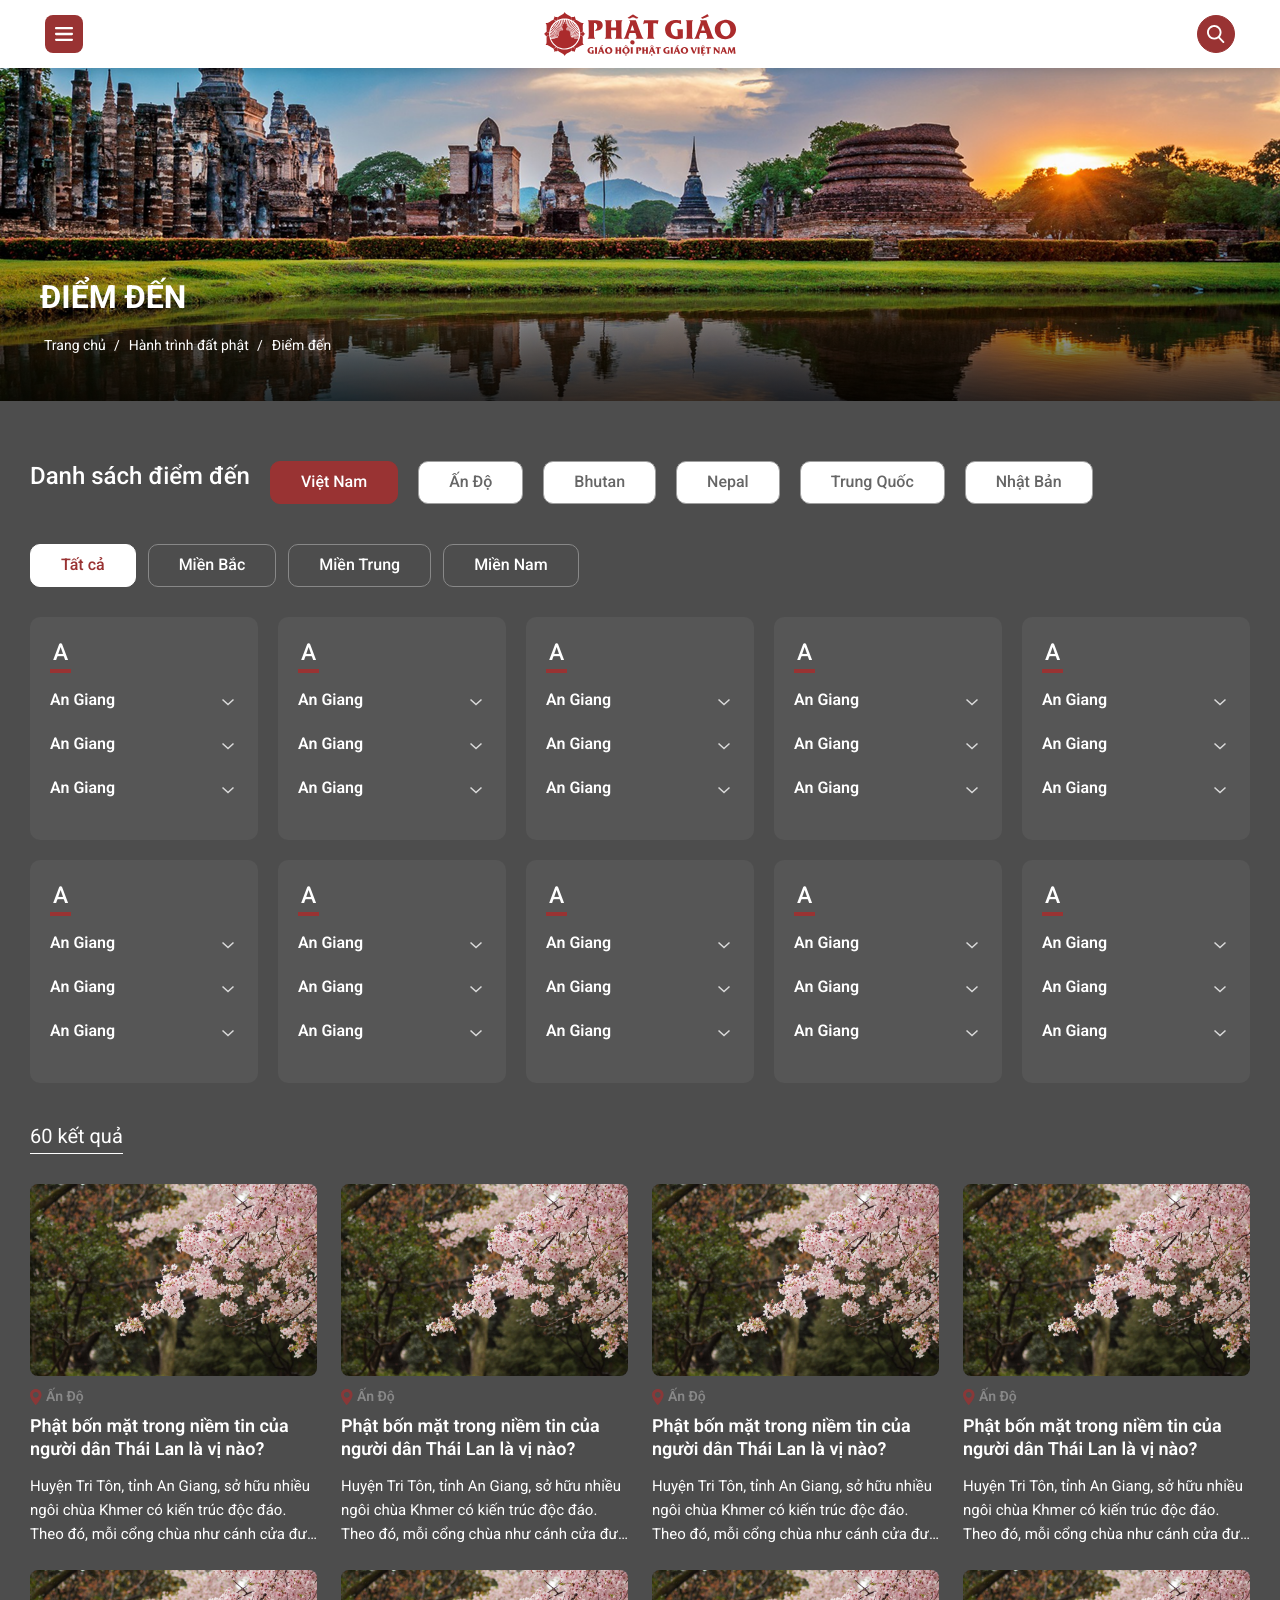
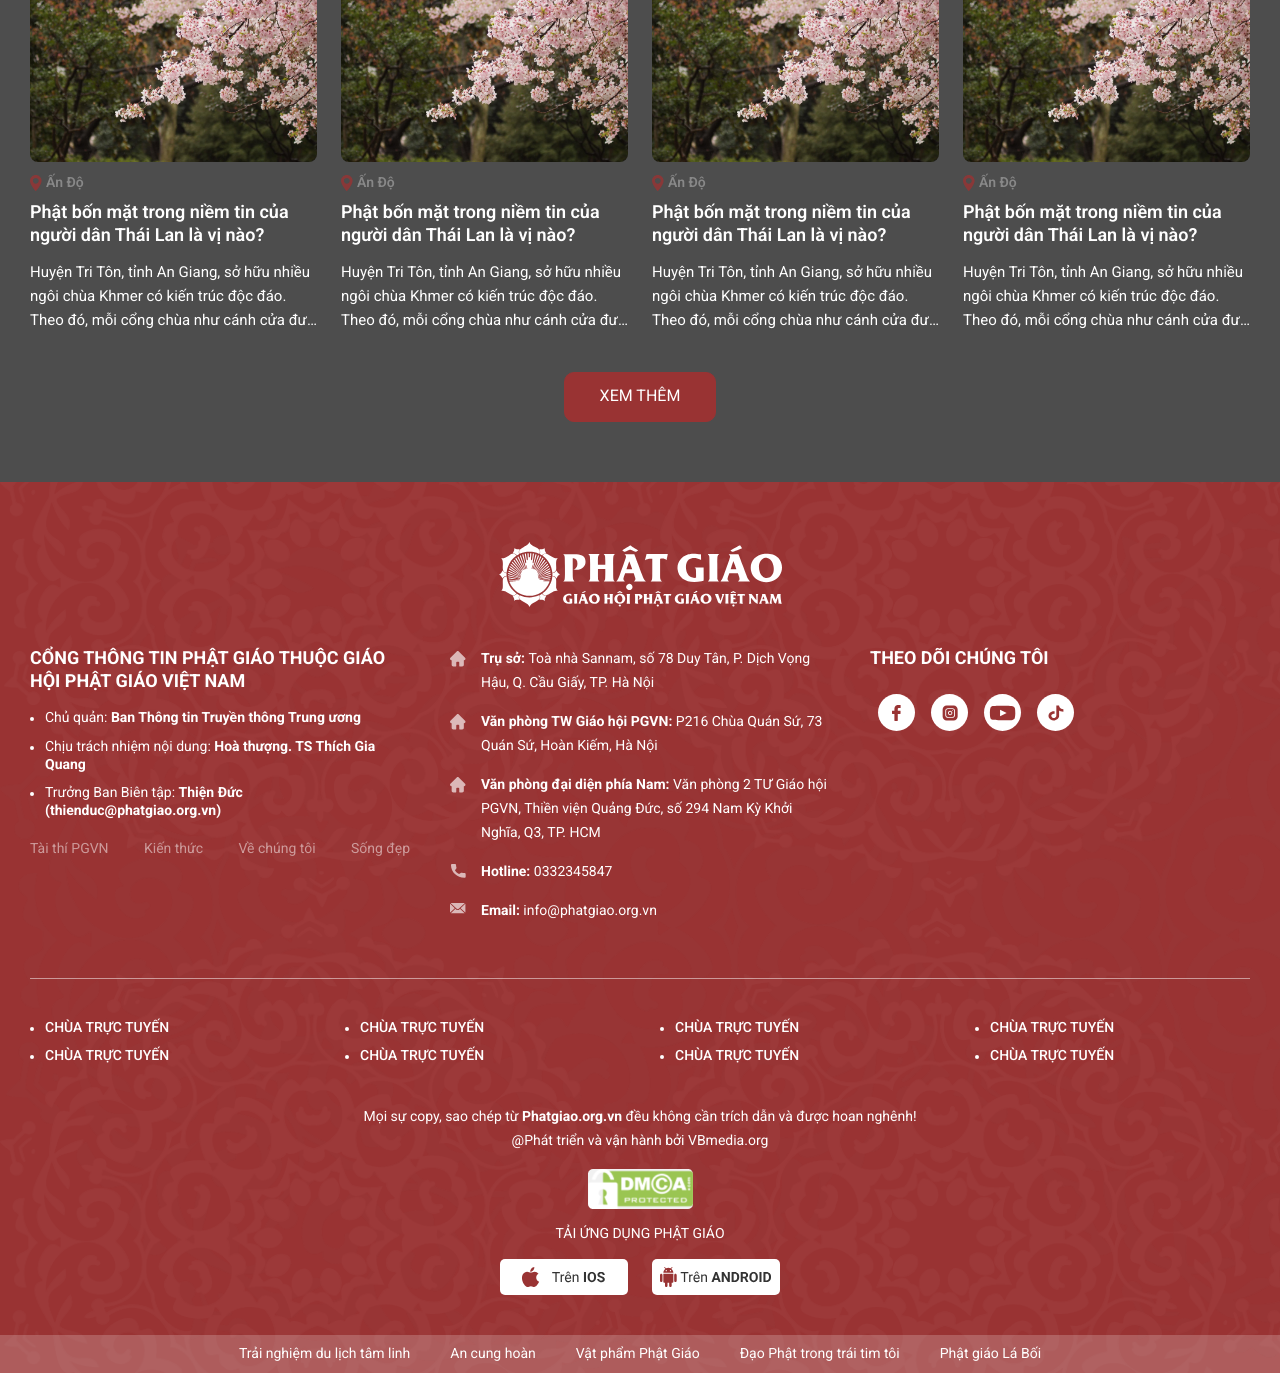
<file: kham-pha-diem-den.html>
<!DOCTYPE html>
<html lang="vi">
    <head>
        <meta charset="UTF-8" />
        <meta http-equiv="X-UA-Compatible" content="IE=edge" />
        <meta name="viewport" content="width=device-width, initial-scale=1.0" />
        <!-- favicon -->
        <link rel="shortcut icon" href="./images/favicon/favicon.png" type="image/gif" sizes="16x16" />
        <!-- end favicon -->
        <title>Cổng thông tin Phật giáo thuộc Giáo hội Phật giáo Việt Nam</title>
        <!-- font -->
        <link rel="preconnect" href="https://fonts.googleapis.com" />
        <link rel="preconnect" href="https://fonts.gstatic.com" crossorigin />
        <link
            rel="preload"
            href="https://fonts.googleapis.com/css2?family=Roboto:ital,wght@0,100;0,300;0,400;0,500;0,700;0,900;1,100;1,300;1,400;1,500;1,700;1,900&family=Corinthia:wght@400;700&display=swap"
            as="style" onload="this.rel='stylesheet'"
        />
        <!-- end font -->
        <link rel="stylesheet" href="./lib/swiper/swiper-bundle.min.css" />
        <link rel="stylesheet" href="./css/style.css" />
        <script src="./lib/jquery/jquery-3.7.1.min.js"></script>
    </head>

    <body>
        
        <!-- header -->
        <header id="header" class="header relative z-50 shadow js__stickyHeader">
            <!-- pc -->
            <div class="d-3xl-block d-xl-none">
                <div class="header-desk relative z-20">
                    <!-- top -->
                    <div class="header-top bg-white w-wrapper">
                        <div class="header-top__container py-20 w-1220 d-3xl-flex justify-between">
                            <!-- left -->
                            <div class="header-top__left flex-1">
                                <ul class="cate-hot__list d-3xl-flex items-center">
                                    <li class="cate-hot__item">
                                        <a href="#" class="cate-hot__link fs-14 fw-500 text-red-993 capitalize d-3xl-inline-block p-8">Kinh Phật</a>
                                    </li>
                                    <li class="cate-hot__item">
                                        <a href="#" class="cate-hot__link fs-14 fw-500 text-red-993 capitalize d-3xl-inline-block p-8">Vật Phẩm Phật Giáo</a>
                                    </li>
                                    <li class="cate-hot__item">
                                        <a href="#" class="cate-hot__link fs-14 fw-500 text-red-993 capitalize d-3xl-inline-block p-8">Phật Giao Online</a>
                                    </li>
                                </ul>
                            </div>
                            <!-- end left -->
                            
                            <!-- center -->
                            <div class="header-top__center flex-1 d-3xl-flex items-center justify-center">
                                <a href="#" class="logo">
                                    <img src="./images/svg/logo.svg" alt="" class="logo-img">
                                </a>
                            </div>
                            <!-- end center -->
                            
                            <!-- right -->
                            <div class="header-top__right flex-1 d-3xl-flex items-center justify-end">
                                <!-- social -->
                                <ul class="social d-3xl-flex items-center justify-center">
                                    <li class="social-item">
                                        <a href="#" class="social-link">
                                            <img src="./images/svg/fb-red.svg" alt="" class="social-icon">
                                        </a>
                                    </li>
                                    <li class="social-item">
                                        <a href="#" class="social-link">
                                            <img src="./images/svg/insta-red.svg" alt="" class="social-icon">
                                        </a>
                                    </li>
                                    <li class="social-item">
                                        <a href="#" class="social-link">
                                            <img src="./images/svg/ytb-red.svg" alt="" class="social-icon">
                                        </a>
                                    </li>
                                    <li class="social-item">
                                        <a href="#" class="social-link">
                                            <img src="./images/svg/tiktok-red.svg" alt="" class="social-icon">
                                        </a>
                                    </li>
                                    
                                </ul>
                                <!-- end social -->
                            </div>
                            <!-- end right -->
                        </div>
                    </div>
                    <!-- end top -->

                    <!-- menu -->
                    <div class="header-menu bg-white w-wrapper">
                        <div class="header-menu__container w-1220 d-3xl-flex justify-between">
                            <!-- navbar -->
                            <nav class="navbar flex-1">
                                <ul class="navbar-wrapper d-3xl-flex items-center gap-30 justify-between">
                                    <li class="navbar-item">
                                        <a href="#" class="icon-20">
                                            <img src="./images/svg/home-red.svg" alt="" class="">
                                        </a>
                                    </li>
                                    <li class="navbar-item">
                                        <div class="navbar-item__heading d-3xl-flex items-center uppercase fw-600 fs-14">
                                            <a href="#" class="navbar-item__text flex-1 d-3xl-inline-block">Tin tức</a>
                                            <div class="navbar-item__icon flex-0">
                                                <img src="./images/svg/arrow-down-gray.svg" alt="">
                                            </div>
                                        </div>
                                        <ul class="navbar-dropdown fs-14 scroll">
                                            <li class="navbar-dropdown__item">
                                                <a href="#" class="navbar-dropdown__link">Trong nước</a>
                                            </li>
                                            <li class="navbar-dropdown__item">
                                                <a href="#" class="navbar-dropdown__link">Quốc tế</a>
                                            </li>
                                            <li class="navbar-dropdown__item">
                                                <a href="#" class="navbar-dropdown__link">Tin phật sự</a>
                                            </li>
                                            <li class="navbar-dropdown__item">
                                                <a href="#" class="navbar-dropdown__link">Tin mới</a>
                                            </li>
                                        </ul>
                                    </li>
                                    <li class="navbar-item">
                                        <div class="navbar-item__heading d-3xl-flex items-center uppercase fw-600 fs-14">
                                            <a href="#" class="navbar-item__text flex-1 d-3xl-inline-block">Xiển dương phật pháp</a>
                                            <div class="navbar-item__icon flex-0">
                                                <img src="./images/svg/arrow-down-gray.svg" alt="">
                                            </div>
                                        </div>
                                        <ul class="navbar-dropdown fs-14 scroll">
                                            <li class="navbar-dropdown__item">
                                                <a href="#" class="navbar-dropdown__link">Trong nước</a>
                                            </li>
                                            <li class="navbar-dropdown__item">
                                                <a href="#" class="navbar-dropdown__link">Quốc tế</a>
                                            </li>
                                            <li class="navbar-dropdown__item">
                                                <a href="#" class="navbar-dropdown__link">Tin phật sự</a>
                                            </li>
                                            <li class="navbar-dropdown__item">
                                                <a href="#" class="navbar-dropdown__link">Tin mới</a>
                                            </li>
                                        </ul>
                                    </li>
                                    <li class="navbar-item">
                                        <div class="navbar-item__heading d-3xl-flex items-center uppercase fw-600 fs-14">
                                            <a href="#" class="navbar-item__text flex-1 d-3xl-inline-block">Đức phật</a>
                                        </div>
                                    </li>
                                    <li class="navbar-item">
                                        <div class="navbar-item__heading d-3xl-flex items-center uppercase fw-600 fs-14">
                                            <a href="#" class="navbar-item__text flex-1 d-3xl-inline-block">Kinh sách</a>
                                        </div>
                                    </li>
                                    <li class="navbar-item">
                                        <div class="navbar-item__heading d-3xl-flex items-center uppercase fw-600 fs-14">
                                            <a href="#" class="navbar-item__text flex-1 d-3xl-inline-block">Giáo hội</a>
                                        </div>
                                    </li>
                                    <li class="navbar-item">
                                        <div class="navbar-item__heading d-3xl-flex items-center uppercase fw-600 fs-14">
                                            <a href="#" class="navbar-item__text flex-1 d-3xl-inline-block">Media</a>
                                        </div>
                                    </li>
                                    <li class="navbar-item">
                                        <div class="navbar-item__heading d-3xl-flex items-center uppercase fw-600 fs-14">
                                            <a href="#" class="navbar-item__text flex-1 d-3xl-inline-block">Môi trường</a>
                                        </div>
                                    </li>

                                    <li class="navbar-item navbar-more  js__navbarMore">
                                        <div class="navbar-more__icon js__navbarMoreIcon">
                                            <div class="bar">
                                                <img src="./images/svg/bar.svg" alt="">
                                            </div>
                                            <div class="close">
                                                <img src="./images/svg/close.svg" alt="">
                                            </div>
                                        </div>
                                        
                                    </li>
                                </ul>
                            </nav>
                            <!-- end navbar -->

                            <!-- extend -->
                            <div class="navbar-more__content w-wrapper js__navbarMoreContent">
                                <div class="navbar-more__inner w-1220 scroll">
                                    <ul class="navbar-more__list d-3xl-grid gap-24">
                                        <li class="navbar-more__item">
                                            <div class="navbar-more__title"><a href="#">Cate 1</a></div>
                                            <ul class="navbar-more__children">
                                                <li><a href="#">Cate 2</a></li>
                                                <li><a href="#">Cate 2</a></li>
                                                <li><a href="#">Cate 2</a></li>
                                                <li><a href="#">Cate 2</a></li>
                                            </ul>
                                        </li>
                                        <li class="navbar-more__item">
                                            <div class="navbar-more__title"><a href="#">Cate 1</a></div>
                                            <ul class="navbar-more__children">
                                                <li><a href="#">Cate 2</a></li>
                                                <li><a href="#">Cate 2</a></li>
                                                <li><a href="#">Cate 2</a></li>
                                                <li><a href="#">Cate 2</a></li>
                                            </ul>
                                        </li>
                                        <li class="navbar-more__item">
                                            <div class="navbar-more__title"><a href="#">Cate 1</a></div>
                                            <ul class="navbar-more__children">
                                                <li><a href="#">Cate 2</a></li>
                                                <li><a href="#">Cate 2</a></li>
                                                <li><a href="#">Cate 2</a></li>
                                                <li><a href="#">Cate 2</a></li>
                                            </ul>
                                        </li>
                                        <li class="navbar-more__item">
                                            <div class="navbar-more__title"><a href="#">Cate 1</a></div>
                                            <ul class="navbar-more__children">
                                                <li><a href="#">Cate 2</a></li>
                                                <li><a href="#">Cate 2</a></li>
                                                <li><a href="#">Cate 2</a></li>
                                                <li><a href="#">Cate 2</a></li>
                                            </ul>
                                        </li>
                                        <li class="navbar-more__item">
                                            <div class="navbar-more__title"><a href="#">Cate 1</a></div>
                                            <ul class="navbar-more__children">
                                                <li><a href="#">Cate 2</a></li>
                                                <li><a href="#">Cate 2</a></li>
                                                <li><a href="#">Cate 2</a></li>
                                                <li><a href="#">Cate 2</a></li>
                                            </ul>
                                        </li>
                                        <li class="navbar-more__item">
                                            <div class="navbar-more__title"><a href="#">Cate 1</a></div>
                                            <ul class="navbar-more__children">
                                                <li><a href="#">Cate 2</a></li>
                                                <li><a href="#">Cate 2</a></li>
                                                <li><a href="#">Cate 2</a></li>
                                                <li><a href="#">Cate 2</a></li>
                                            </ul>
                                        </li>
                                    </ul>
                                </div>
                            </div>
                            <!-- end extend -->

                            <!-- search -->
                            <div class="search flex-0 d-3xl-flex items-center ml-40 mr-3xl--10 js__searchDesk">
                                <!-- icon -->
                                <div class="search-icon icon-20 d-3xl-flex items-center p-10 js__searchIconDesk pointer">
                                    <img src="./images/svg/search.svg" alt="">
                                </div>
                                <!-- end icon -->
                                <div class="search-content js__searchContentDesk">
                                    <form action="search-form">
                                        <div class="search-group">
                                            <input type="text" class="search-input js__searchInputDesk" placeholder="Tìm kiếm...">
                                        </div>
                                    </form>
                                </div>
                            </div>
                            <!-- end search -->
                        </div>
                    </div>
                    <!-- end menu -->
                </div>
            </div>
            <!-- end pc -->
             
            <!-- mb -->
            <div class="d-3xl-none d-xl-block">
                <div class="header-mb relative z-10">
                    <!-- bot -->
                    <div class="header-mb__bot w-wrapper w-1220 bg-white py-12">
                        <!-- menu -->
                        <div class="header-mb__menu d-3xl-flex items-center justify-between">
                            <!-- left -->
                            <div class="header-mb__left flex-0">
                                <!-- submenu -->
                                <div class="sub-menu">
                                    <!-- icon bar -->
                                    <div class="icon-bar js__clickShowMenuMb bg-red-993">
                                        <img src="./images/svg/bar-w.svg" alt="">
                                    </div>
                                    <!-- end icon bar -->
                                    <!-- content -->
                                    <div class="sub-menu__content">
                                        <!-- close -->
                                        <div class="sub-menu__close js__closeSubMenu d-3xl-flex items-center">
                                            <img src="./images/svg/close-w.svg" alt="">
                                        </div>
                                        <!-- end close -->
    
                                        <div class="sub-menu__container">
                                            <!-- list -->
                                            <div class="sub-menu__list">
                                                <!-- item -->
                                                <div class="sub-menu__item px-20">
                                                    <!-- heading -->
                                                    <div class="heading-sub d-3xl-flex items-center justify-between py-8 text-red-993">
                                                        <h3 class="heading-sub__title fs-14 fw-500 uppercase">
                                                            <a href="#">Tin tức</a>
                                                        </h3>
                                                        <div class="heading-sub__arrow js__dropDown">
                                                            <img src="./images/svg/arrow-down-gray.svg" alt="">
                                                        </div>
                                                    </div>
                                                    <!-- end heading -->
    
                                                    <!-- sub menu list -->
                                                    <ul class="list-sub js__listSubMenu">
                                                        <li class="item-sub">
                                                            <a href="#" class="item-sub__link fs-16">Release Calender</a>
                                                        </li>
                                                        <li class="item-sub">
                                                            <a href="#" class="item-sub__link fs-16">Release Calender</a>
                                                        </li>
                                                        <li class="item-sub">
                                                            <a href="#" class="item-sub__link fs-16">Release Calender</a>
                                                        </li>
                                                    </ul>
                                                    <!-- end sub menu list -->
                                                </div>
                                                <!-- end item -->
                                                <!-- item -->
                                                <div class="sub-menu__item px-20">
                                                    <!-- heading -->
                                                    <div class="heading-sub d-3xl-flex items-center justify-between py-8 text-red-993">
                                                        <h3 class="heading-sub__title fs-14 fw-500 uppercase">
                                                            <a href="#">Tin tức</a>
                                                        </h3>
                                                        <div class="heading-sub__arrow js__dropDown">
                                                            <img src="./images/svg/arrow-down-gray.svg" alt="">
                                                        </div>
                                                    </div>
                                                    <!-- end heading -->
    
                                                    <!-- sub menu list -->
                                                    <ul class="list-sub js__listSubMenu">
                                                        <li class="item-sub">
                                                            <a href="#" class="item-sub__link fs-16">Release Calender</a>
                                                        </li>
                                                        <li class="item-sub">
                                                            <a href="#" class="item-sub__link fs-16">Release Calender</a>
                                                        </li>
                                                        <li class="item-sub">
                                                            <a href="#" class="item-sub__link fs-16">Release Calender</a>
                                                        </li>
                                                    </ul>
                                                    <!-- end sub menu list -->
                                                </div>
                                                <!-- end item -->
                                                <!-- item -->
                                                <div class="sub-menu__item px-20">
                                                    <!-- heading -->
                                                    <div class="heading-sub d-3xl-flex items-center justify-between py-8 text-red-993">
                                                        <h3 class="heading-sub__title fs-14 fw-500 uppercase">
                                                            <a href="#">Tin tức</a>
                                                        </h3>
                                                        <div class="heading-sub__arrow js__dropDown">
                                                            <img src="./images/svg/arrow-down-gray.svg" alt="">
                                                        </div>
                                                    </div>
                                                    <!-- end heading -->
    
                                                    <!-- sub menu list -->
                                                    <ul class="list-sub js__listSubMenu">
                                                        <li class="item-sub">
                                                            <a href="#" class="item-sub__link fs-16">Release Calender</a>
                                                        </li>
                                                        <li class="item-sub">
                                                            <a href="#" class="item-sub__link fs-16">Release Calender</a>
                                                        </li>
                                                        <li class="item-sub">
                                                            <a href="#" class="item-sub__link fs-16">Release Calender</a>
                                                        </li>
                                                    </ul>
                                                    <!-- end sub menu list -->
                                                </div>
                                                <!-- end item -->
                                               
                                               
                                            </div>
                                            <!-- end list -->
                                        </div>
                                    </div>
                                    <!-- end content -->
                                    <div class="overlay js__overlay"></div>
                                </div>
                                <!-- end submenu -->
                            </div>
                            <!-- end left -->
                            <!-- center -->
                            <div class="header-mb__center flex-1 d-3xl-flex items-center justify-center">
                                <a href="#" class="logo">
                                    <img src="./images/svg/logo.svg" alt="" class="logo-img">
                                </a>
                            </div>
                            <!-- end center -->
                            <!-- right -->
                            <div class="header-mb__right flex-0">
                                <div class="search-mb">
                                    <div class="search-mb__icon js__searchMb">
                                        <img src="./images/svg/search-w.svg" alt="">
                                    </div>
                                    <!-- form -->
                                    <div class="header-search-mb__form h-60 w-full js__formSearchMb">
                                        <form action="" class="w-full h-full">
                                            <div class="relative w-full h-full">
                                                <input type="text" class="header-search-input w-full h-full p-8 fs-16 js__focusSearchMb" placeholder="Search...">
                                                <div class="header-search-btn absolute h-full d-3xl-flex items-center p-8 js__closeSearchMb icon-20">
                                                    <img src="./images/svg/close.svg" alt="">
                                                </div>
                                            </div>
                                        </form>
                                    </div>
                                    <!-- end form -->
                                </div>
                            </div>
                            <!-- end right -->
                        </div>
                        <!-- end menu -->
                    </div>
                    <!-- end bot -->

                    <!-- navbar menu mb -->
                    <div class="navbar-menu-mb js__navbarMenuMb py-15 pl-15 pr-40 relative d-3xl-none">
                        <ul class="navbar-mb js__navbarMb d-3xl-flex items-center fs-14 text-gray-33 fw-600 uppercase">
                            <li class="navbar-item flex-0">
                                <a href="#" class="icon-16">
                                    <img src="./images/svg/home-red.svg" alt="">
                                </a>
                            </li>
                            <li class="navbar-item">
                                <a href="#">Tin tức</a>
                            </li>
                            <li class="navbar-item">
                                <a href="#">Xiển Dương Phật Pháp</a>
                            </li>
                            <li class="navbar-item">
                                <a href="#">Đức Phật</a>
                            </li>
                            <li class="navbar-item">
                                <a href="#">Kinh Sách</a>
                            </li>
                            <li class="navbar-item">
                                <a href="#">Giáo hội</a>
                            </li>
                            <li class="navbar-item">
                                <a href="#">Media</a>
                            </li>
                            <li class="navbar-item">
                                <a href="#">Môi trường</a>
                            </li>
                        </ul>
                        <div class="navbar-scroll-icon js__navbarIcon">
                            <img src="./images/svg/arrow-next-gray-2.svg" alt="">
                        </div>
                    </div>
                    <!-- end navbar menu mb -->
                </div>
            </div>
            <!-- end mb -->

        </header>
        <!-- end header -->
        <!-- main -->
        <main id="main" class="main">

            <!-- primary -->
            <section class="kham-pha-diem-den-primary relative z-10 bg-white">
                <!-- article -->
                <div class="article over-hidden">
                    <!-- img -->
                    <div class="article-img">
                        <!-- pc -->
                        <div class="d-3xl-block d-md-none">
                            <img src="./images/bg-3.png" alt="" class="w-full h-auto">
                        </div>
                        <!-- end pc -->
                        <!-- mb -->
                        <div class="d-3xl-none d-md-block">
                            <img src="./images/bg-3-mb.png" alt="" class="w-full h-auto">
                        </div>
                        <!-- end mb -->
                    </div>
                    <!-- end img -->
                    <!-- content -->
                    <div class="article-content article-content-bottom absolute inset-0 p-40 p-md-15 relative d-3xl-flex flex-column">
                        <div class="w-1220 w-md-500">
                            <h1 class="article-title fs-32 fs-md-20 fw-bold uppercase text-white">
                                <span>Điểm đến</span>
                            </h1>
                            
                            <div class="breadcrumb-quaternary fs-14 fs-md-14 text-white mt-15 mt-md-0 pt-md-4">
                                <ul class="breadcrumb-quaternary-container">
                                    <li class="breadcrumb-quaternary__item">
                                        <a href="#" class="breadcrumb-quaternary-link">Trang chủ</a>
                                    </li>
                                    <li class="breadcrumb-quaternary__item">
                                        <a href="#" class="breadcrumb-quaternary-link">Hành trình đất phật</a>
                                    </li>
                                    <li class="breadcrumb-quaternary__item">
                                        <a href="#" class="breadcrumb-quaternary-link">Điểm đến</a>
                                    </li>
                                </ul>
                            </div>
                        </div>
                    </div>
                    <!-- end content -->
                </div>
                <!-- end article -->
            </section>
            <!-- end primary -->

            <!-- secondary -->
            <section class="kham-pha-diem-den-secondary relative z-20 over-hidden w-wrapper bg-gray-4d">
                <div class="kham-pha-diem-den-secondary__container relative z-10 w-1220 w-md-500 py-3xl-60 py-md-20">
                    <!-- box eleven -->
                    <div class="box-eleven">
                        <!-- top -->
                        <div class="box-eleven__top d-3xl-flex d-md-block flex-wrap gap-20">
                            <div class="top-title">
                                <h3 class="fs-24 fs-md-18 fw-500 text-white">Danh sách điểm đến</h3>
                            </div>
                            <!-- brecrumb -->
                            <div class="breadcrumb-tertiary fs-16 fs-md-14 text-white mt-md-12">
                                <ul class="breadcrumb-tertiary__container scroll-hidden nowrap-md fs-16 fs-md-14 fw-500">
                                    <li class="breadcrumb-tertiary__item active">
                                        <a href="#" class="breadcrumb-tertiary__link">Việt Nam</a>
                                    </li>
                                    <li class="breadcrumb-tertiary__item">
                                        <a href="#" class="breadcrumb-tertiary__link">Ấn Độ</a>
                                    </li>
                                    <li class="breadcrumb-tertiary__item">
                                        <a href="#" class="breadcrumb-tertiary__link">Bhutan</a>
                                    </li>
                                    <li class="breadcrumb-tertiary__item">
                                        <a href="#" class="breadcrumb-tertiary__link">Nepal</a>
                                    </li>
                                    <li class="breadcrumb-tertiary__item">
                                        <a href="#" class="breadcrumb-tertiary__link">Trung Quốc</a>
                                    </li>
                                    <li class="breadcrumb-tertiary__item">
                                        <a href="#" class="breadcrumb-tertiary__link">Nhật Bản</a>
                                    </li>
                                </ul>
                            </div>
                            <!-- end brecrumb -->
                        </div>
                        <!-- end top -->
                        <!-- brecrumb -->
                        <div class="box-eleven__brecrumb">
                            <!-- brecrumb -->
                            <div class="breadcrumb-quinary fs-16 fs-md-14 text-white mt-40 mt-md-15">
                                <ul class="breadcrumb-quinary__container scroll-hidden fs-16 fs-md-14 fw-500">
                                    <li class="breadcrumb-quinary__item active">
                                        <a href="#" class="breadcrumb-quinary__link">Tất cả</a>
                                    </li>
                                    <li class="breadcrumb-quinary__item">
                                        <a href="#" class="breadcrumb-quinary__link">Miền Bắc</a>
                                    </li>
                                    <li class="breadcrumb-quinary__item">
                                        <a href="#" class="breadcrumb-quinary__link">Miền Trung</a>
                                    </li>
                                    <li class="breadcrumb-quinary__item">
                                        <a href="#" class="breadcrumb-quinary__link">Miền Nam</a>
                                    </li>
                                </ul>
                            </div>
                            <!-- end brecrumb -->
                        </div>
                        <!-- end brecrumb -->
                        <!-- list -->
                        <div class="box-eleven__list d-3xl-grid col-5 col-md-2 gap-20 gap-md-14 mt-30 mt-md-20">
                            <!-- article -->
                            <div class="article over-hidden border-10 p-20 p-md-15 bg-gray-56">
                                <!-- inner -->
                                <div class="article-inner ">
                                    <!-- title -->
                                    <h3 class="article-title fs-23 fw-500 text-white">
                                        <span class="title-name">A</span>
                                    </h3>
                                    <!-- end title -->
                                    <!-- list -->
                                    <div class="article-place-list mt-15">
                                        <!-- item -->
                                        <div class="article-place-item mb-15 js__collapseContainer">
                                            <!-- heading -->
                                            <div class="place-item__heading d-3xl-flex items-center justify-between gap-10">
                                                <!-- text -->
                                                <div class="text flex-1 fs-16 text-white fw-600">
                                                    <p>An Giang</p>
                                                </div>
                                                <!-- end text -->
                                                <div class="down-icon flex-0 js__collapse">
                                                    <img src="./images/svg/arrow-down-gray-d9.svg" alt="">
                                                </div>
                                            </div>
                                            <!-- end heading -->
        
                                            <!-- dropdown -->
                                            <ul class="place-item__dropdown fs-15 fs-md-14 text-white fw-400 mt-12">
                                                <li class="item">Khu danh thắng Núi Cấm</li>
                                                <li class="item">Núi Sam (Chùa Tây An, Chùa Hang)</li>
                                                <li class="item">Chùa Huỳnh Đạo</li>
                                            </ul>
                                            <!-- end dropdown -->
                                        </div>
                                        <!-- end item -->
                                        <!-- item -->
                                        <div class="article-place-item mb-15 js__collapseContainer">
                                            <!-- heading -->
                                            <div class="place-item__heading d-3xl-flex items-center justify-between gap-10">
                                                <!-- text -->
                                                <div class="text flex-1 fs-16 text-white fw-600">
                                                    <p>An Giang</p>
                                                </div>
                                                <!-- end text -->
                                                <div class="down-icon flex-0 js__collapse">
                                                    <img src="./images/svg/arrow-down-gray-d9.svg" alt="">
                                                </div>
                                            </div>
                                            <!-- end heading -->
        
                                            <!-- dropdown -->
                                            <ul class="place-item__dropdown fs-15 fs-md-14 text-white fw-400 mt-12">
                                                <li class="item">Khu danh thắng Núi Cấm</li>
                                                <li class="item">Núi Sam (Chùa Tây An, Chùa Hang)</li>
                                                <li class="item">Chùa Huỳnh Đạo</li>
                                            </ul>
                                            <!-- end dropdown -->
                                        </div>
                                        <!-- end item -->
                                        <!-- item -->
                                        <div class="article-place-item mb-15 js__collapseContainer">
                                            <!-- heading -->
                                            <div class="place-item__heading d-3xl-flex items-center justify-between gap-10">
                                                <!-- text -->
                                                <div class="text flex-1 fs-16 text-white fw-600">
                                                    <p>An Giang</p>
                                                </div>
                                                <!-- end text -->
                                                <div class="down-icon flex-0 js__collapse">
                                                    <img src="./images/svg/arrow-down-gray-d9.svg" alt="">
                                                </div>
                                            </div>
                                            <!-- end heading -->
        
                                            <!-- dropdown -->
                                            <ul class="place-item__dropdown fs-15 fs-md-14 text-white fw-400 mt-12">
                                                <li class="item">Khu danh thắng Núi Cấm</li>
                                                <li class="item">Núi Sam (Chùa Tây An, Chùa Hang)</li>
                                                <li class="item">Chùa Huỳnh Đạo</li>
                                            </ul>
                                            <!-- end dropdown -->
                                        </div>
                                        <!-- end item -->
                                    </div>
                                    <!-- end list -->
                                </div>
                                <!-- end inner -->
                            </div>
                            <!-- end article -->
                            <!-- article -->
                            <div class="article over-hidden border-10 p-20 p-md-15 bg-gray-56">
                                <!-- inner -->
                                <div class="article-inner ">
                                    <!-- title -->
                                    <h3 class="article-title fs-23 fw-500 text-white">
                                        <span class="title-name">A</span>
                                    </h3>
                                    <!-- end title -->
                                    <!-- list -->
                                    <div class="article-place-list mt-15">
                                        <!-- item -->
                                        <div class="article-place-item mb-15 js__collapseContainer">
                                            <!-- heading -->
                                            <div class="place-item__heading d-3xl-flex items-center justify-between gap-10">
                                                <!-- text -->
                                                <div class="text flex-1 fs-16 text-white fw-600">
                                                    <p>An Giang</p>
                                                </div>
                                                <!-- end text -->
                                                <div class="down-icon flex-0 js__collapse">
                                                    <img src="./images/svg/arrow-down-gray-d9.svg" alt="">
                                                </div>
                                            </div>
                                            <!-- end heading -->
        
                                            <!-- dropdown -->
                                            <ul class="place-item__dropdown fs-15 fs-md-14 text-white fw-400 mt-12">
                                                <li class="item">Khu danh thắng Núi Cấm</li>
                                                <li class="item">Núi Sam (Chùa Tây An, Chùa Hang)</li>
                                                <li class="item">Chùa Huỳnh Đạo</li>
                                            </ul>
                                            <!-- end dropdown -->
                                        </div>
                                        <!-- end item -->
                                        <!-- item -->
                                        <div class="article-place-item mb-15 js__collapseContainer">
                                            <!-- heading -->
                                            <div class="place-item__heading d-3xl-flex items-center justify-between gap-10">
                                                <!-- text -->
                                                <div class="text flex-1 fs-16 text-white fw-600">
                                                    <p>An Giang</p>
                                                </div>
                                                <!-- end text -->
                                                <div class="down-icon flex-0 js__collapse">
                                                    <img src="./images/svg/arrow-down-gray-d9.svg" alt="">
                                                </div>
                                            </div>
                                            <!-- end heading -->
        
                                            <!-- dropdown -->
                                            <ul class="place-item__dropdown fs-15 fs-md-14 text-white fw-400 mt-12">
                                                <li class="item">Khu danh thắng Núi Cấm</li>
                                                <li class="item">Núi Sam (Chùa Tây An, Chùa Hang)</li>
                                                <li class="item">Chùa Huỳnh Đạo</li>
                                            </ul>
                                            <!-- end dropdown -->
                                        </div>
                                        <!-- end item -->
                                        <!-- item -->
                                        <div class="article-place-item mb-15 js__collapseContainer">
                                            <!-- heading -->
                                            <div class="place-item__heading d-3xl-flex items-center justify-between gap-10">
                                                <!-- text -->
                                                <div class="text flex-1 fs-16 text-white fw-600">
                                                    <p>An Giang</p>
                                                </div>
                                                <!-- end text -->
                                                <div class="down-icon flex-0 js__collapse">
                                                    <img src="./images/svg/arrow-down-gray-d9.svg" alt="">
                                                </div>
                                            </div>
                                            <!-- end heading -->
        
                                            <!-- dropdown -->
                                            <ul class="place-item__dropdown fs-15 fs-md-14 text-white fw-400 mt-12">
                                                <li class="item">Khu danh thắng Núi Cấm</li>
                                                <li class="item">Núi Sam (Chùa Tây An, Chùa Hang)</li>
                                                <li class="item">Chùa Huỳnh Đạo</li>
                                            </ul>
                                            <!-- end dropdown -->
                                        </div>
                                        <!-- end item -->
                                    </div>
                                    <!-- end list -->
                                </div>
                                <!-- end inner -->
                            </div>
                            <!-- end article -->
                            <!-- article -->
                            <div class="article over-hidden border-10 p-20 p-md-15 bg-gray-56">
                                <!-- inner -->
                                <div class="article-inner ">
                                    <!-- title -->
                                    <h3 class="article-title fs-23 fw-500 text-white">
                                        <span class="title-name">A</span>
                                    </h3>
                                    <!-- end title -->
                                    <!-- list -->
                                    <div class="article-place-list mt-15">
                                        <!-- item -->
                                        <div class="article-place-item mb-15 js__collapseContainer">
                                            <!-- heading -->
                                            <div class="place-item__heading d-3xl-flex items-center justify-between gap-10">
                                                <!-- text -->
                                                <div class="text flex-1 fs-16 text-white fw-600">
                                                    <p>An Giang</p>
                                                </div>
                                                <!-- end text -->
                                                <div class="down-icon flex-0 js__collapse">
                                                    <img src="./images/svg/arrow-down-gray-d9.svg" alt="">
                                                </div>
                                            </div>
                                            <!-- end heading -->
        
                                            <!-- dropdown -->
                                            <ul class="place-item__dropdown fs-15 fs-md-14 text-white fw-400 mt-12">
                                                <li class="item">Khu danh thắng Núi Cấm</li>
                                                <li class="item">Núi Sam (Chùa Tây An, Chùa Hang)</li>
                                                <li class="item">Chùa Huỳnh Đạo</li>
                                            </ul>
                                            <!-- end dropdown -->
                                        </div>
                                        <!-- end item -->
                                        <!-- item -->
                                        <div class="article-place-item mb-15 js__collapseContainer">
                                            <!-- heading -->
                                            <div class="place-item__heading d-3xl-flex items-center justify-between gap-10">
                                                <!-- text -->
                                                <div class="text flex-1 fs-16 text-white fw-600">
                                                    <p>An Giang</p>
                                                </div>
                                                <!-- end text -->
                                                <div class="down-icon flex-0 js__collapse">
                                                    <img src="./images/svg/arrow-down-gray-d9.svg" alt="">
                                                </div>
                                            </div>
                                            <!-- end heading -->
        
                                            <!-- dropdown -->
                                            <ul class="place-item__dropdown fs-15 fs-md-14 text-white fw-400 mt-12">
                                                <li class="item">Khu danh thắng Núi Cấm</li>
                                                <li class="item">Núi Sam (Chùa Tây An, Chùa Hang)</li>
                                                <li class="item">Chùa Huỳnh Đạo</li>
                                            </ul>
                                            <!-- end dropdown -->
                                        </div>
                                        <!-- end item -->
                                        <!-- item -->
                                        <div class="article-place-item mb-15 js__collapseContainer">
                                            <!-- heading -->
                                            <div class="place-item__heading d-3xl-flex items-center justify-between gap-10">
                                                <!-- text -->
                                                <div class="text flex-1 fs-16 text-white fw-600">
                                                    <p>An Giang</p>
                                                </div>
                                                <!-- end text -->
                                                <div class="down-icon flex-0 js__collapse">
                                                    <img src="./images/svg/arrow-down-gray-d9.svg" alt="">
                                                </div>
                                            </div>
                                            <!-- end heading -->
        
                                            <!-- dropdown -->
                                            <ul class="place-item__dropdown fs-15 fs-md-14 text-white fw-400 mt-12">
                                                <li class="item">Khu danh thắng Núi Cấm</li>
                                                <li class="item">Núi Sam (Chùa Tây An, Chùa Hang)</li>
                                                <li class="item">Chùa Huỳnh Đạo</li>
                                            </ul>
                                            <!-- end dropdown -->
                                        </div>
                                        <!-- end item -->
                                    </div>
                                    <!-- end list -->
                                </div>
                                <!-- end inner -->
                            </div>
                            <!-- end article -->
                            <!-- article -->
                            <div class="article over-hidden border-10 p-20 p-md-15 bg-gray-56">
                                <!-- inner -->
                                <div class="article-inner ">
                                    <!-- title -->
                                    <h3 class="article-title fs-23 fw-500 text-white">
                                        <span class="title-name">A</span>
                                    </h3>
                                    <!-- end title -->
                                    <!-- list -->
                                    <div class="article-place-list mt-15">
                                        <!-- item -->
                                        <div class="article-place-item mb-15 js__collapseContainer">
                                            <!-- heading -->
                                            <div class="place-item__heading d-3xl-flex items-center justify-between gap-10">
                                                <!-- text -->
                                                <div class="text flex-1 fs-16 text-white fw-600">
                                                    <p>An Giang</p>
                                                </div>
                                                <!-- end text -->
                                                <div class="down-icon flex-0 js__collapse">
                                                    <img src="./images/svg/arrow-down-gray-d9.svg" alt="">
                                                </div>
                                            </div>
                                            <!-- end heading -->
        
                                            <!-- dropdown -->
                                            <ul class="place-item__dropdown fs-15 fs-md-14 text-white fw-400 mt-12">
                                                <li class="item">Khu danh thắng Núi Cấm</li>
                                                <li class="item">Núi Sam (Chùa Tây An, Chùa Hang)</li>
                                                <li class="item">Chùa Huỳnh Đạo</li>
                                            </ul>
                                            <!-- end dropdown -->
                                        </div>
                                        <!-- end item -->
                                        <!-- item -->
                                        <div class="article-place-item mb-15 js__collapseContainer">
                                            <!-- heading -->
                                            <div class="place-item__heading d-3xl-flex items-center justify-between gap-10">
                                                <!-- text -->
                                                <div class="text flex-1 fs-16 text-white fw-600">
                                                    <p>An Giang</p>
                                                </div>
                                                <!-- end text -->
                                                <div class="down-icon flex-0 js__collapse">
                                                    <img src="./images/svg/arrow-down-gray-d9.svg" alt="">
                                                </div>
                                            </div>
                                            <!-- end heading -->
        
                                            <!-- dropdown -->
                                            <ul class="place-item__dropdown fs-15 fs-md-14 text-white fw-400 mt-12">
                                                <li class="item">Khu danh thắng Núi Cấm</li>
                                                <li class="item">Núi Sam (Chùa Tây An, Chùa Hang)</li>
                                                <li class="item">Chùa Huỳnh Đạo</li>
                                            </ul>
                                            <!-- end dropdown -->
                                        </div>
                                        <!-- end item -->
                                        <!-- item -->
                                        <div class="article-place-item mb-15 js__collapseContainer">
                                            <!-- heading -->
                                            <div class="place-item__heading d-3xl-flex items-center justify-between gap-10">
                                                <!-- text -->
                                                <div class="text flex-1 fs-16 text-white fw-600">
                                                    <p>An Giang</p>
                                                </div>
                                                <!-- end text -->
                                                <div class="down-icon flex-0 js__collapse">
                                                    <img src="./images/svg/arrow-down-gray-d9.svg" alt="">
                                                </div>
                                            </div>
                                            <!-- end heading -->
        
                                            <!-- dropdown -->
                                            <ul class="place-item__dropdown fs-15 fs-md-14 text-white fw-400 mt-12">
                                                <li class="item">Khu danh thắng Núi Cấm</li>
                                                <li class="item">Núi Sam (Chùa Tây An, Chùa Hang)</li>
                                                <li class="item">Chùa Huỳnh Đạo</li>
                                            </ul>
                                            <!-- end dropdown -->
                                        </div>
                                        <!-- end item -->
                                    </div>
                                    <!-- end list -->
                                </div>
                                <!-- end inner -->
                            </div>
                            <!-- end article -->
                            <!-- article -->
                            <div class="article over-hidden border-10 p-20 p-md-15 bg-gray-56">
                                <!-- inner -->
                                <div class="article-inner ">
                                    <!-- title -->
                                    <h3 class="article-title fs-23 fw-500 text-white">
                                        <span class="title-name">A</span>
                                    </h3>
                                    <!-- end title -->
                                    <!-- list -->
                                    <div class="article-place-list mt-15">
                                        <!-- item -->
                                        <div class="article-place-item mb-15 js__collapseContainer">
                                            <!-- heading -->
                                            <div class="place-item__heading d-3xl-flex items-center justify-between gap-10">
                                                <!-- text -->
                                                <div class="text flex-1 fs-16 text-white fw-600">
                                                    <p>An Giang</p>
                                                </div>
                                                <!-- end text -->
                                                <div class="down-icon flex-0 js__collapse">
                                                    <img src="./images/svg/arrow-down-gray-d9.svg" alt="">
                                                </div>
                                            </div>
                                            <!-- end heading -->
        
                                            <!-- dropdown -->
                                            <ul class="place-item__dropdown fs-15 fs-md-14 text-white fw-400 mt-12">
                                                <li class="item">Khu danh thắng Núi Cấm</li>
                                                <li class="item">Núi Sam (Chùa Tây An, Chùa Hang)</li>
                                                <li class="item">Chùa Huỳnh Đạo</li>
                                            </ul>
                                            <!-- end dropdown -->
                                        </div>
                                        <!-- end item -->
                                        <!-- item -->
                                        <div class="article-place-item mb-15 js__collapseContainer">
                                            <!-- heading -->
                                            <div class="place-item__heading d-3xl-flex items-center justify-between gap-10">
                                                <!-- text -->
                                                <div class="text flex-1 fs-16 text-white fw-600">
                                                    <p>An Giang</p>
                                                </div>
                                                <!-- end text -->
                                                <div class="down-icon flex-0 js__collapse">
                                                    <img src="./images/svg/arrow-down-gray-d9.svg" alt="">
                                                </div>
                                            </div>
                                            <!-- end heading -->
        
                                            <!-- dropdown -->
                                            <ul class="place-item__dropdown fs-15 fs-md-14 text-white fw-400 mt-12">
                                                <li class="item">Khu danh thắng Núi Cấm</li>
                                                <li class="item">Núi Sam (Chùa Tây An, Chùa Hang)</li>
                                                <li class="item">Chùa Huỳnh Đạo</li>
                                            </ul>
                                            <!-- end dropdown -->
                                        </div>
                                        <!-- end item -->
                                        <!-- item -->
                                        <div class="article-place-item mb-15 js__collapseContainer">
                                            <!-- heading -->
                                            <div class="place-item__heading d-3xl-flex items-center justify-between gap-10">
                                                <!-- text -->
                                                <div class="text flex-1 fs-16 text-white fw-600">
                                                    <p>An Giang</p>
                                                </div>
                                                <!-- end text -->
                                                <div class="down-icon flex-0 js__collapse">
                                                    <img src="./images/svg/arrow-down-gray-d9.svg" alt="">
                                                </div>
                                            </div>
                                            <!-- end heading -->
        
                                            <!-- dropdown -->
                                            <ul class="place-item__dropdown fs-15 fs-md-14 text-white fw-400 mt-12">
                                                <li class="item">Khu danh thắng Núi Cấm</li>
                                                <li class="item">Núi Sam (Chùa Tây An, Chùa Hang)</li>
                                                <li class="item">Chùa Huỳnh Đạo</li>
                                            </ul>
                                            <!-- end dropdown -->
                                        </div>
                                        <!-- end item -->
                                    </div>
                                    <!-- end list -->
                                </div>
                                <!-- end inner -->
                            </div>
                            <!-- end article -->
                            <!-- article -->
                            <div class="article over-hidden border-10 p-20 p-md-15 bg-gray-56">
                                <!-- inner -->
                                <div class="article-inner ">
                                    <!-- title -->
                                    <h3 class="article-title fs-23 fw-500 text-white">
                                        <span class="title-name">A</span>
                                    </h3>
                                    <!-- end title -->
                                    <!-- list -->
                                    <div class="article-place-list mt-15">
                                        <!-- item -->
                                        <div class="article-place-item mb-15 js__collapseContainer">
                                            <!-- heading -->
                                            <div class="place-item__heading d-3xl-flex items-center justify-between gap-10">
                                                <!-- text -->
                                                <div class="text flex-1 fs-16 text-white fw-600">
                                                    <p>An Giang</p>
                                                </div>
                                                <!-- end text -->
                                                <div class="down-icon flex-0 js__collapse">
                                                    <img src="./images/svg/arrow-down-gray-d9.svg" alt="">
                                                </div>
                                            </div>
                                            <!-- end heading -->
        
                                            <!-- dropdown -->
                                            <ul class="place-item__dropdown fs-15 fs-md-14 text-white fw-400 mt-12">
                                                <li class="item">Khu danh thắng Núi Cấm</li>
                                                <li class="item">Núi Sam (Chùa Tây An, Chùa Hang)</li>
                                                <li class="item">Chùa Huỳnh Đạo</li>
                                            </ul>
                                            <!-- end dropdown -->
                                        </div>
                                        <!-- end item -->
                                        <!-- item -->
                                        <div class="article-place-item mb-15 js__collapseContainer">
                                            <!-- heading -->
                                            <div class="place-item__heading d-3xl-flex items-center justify-between gap-10">
                                                <!-- text -->
                                                <div class="text flex-1 fs-16 text-white fw-600">
                                                    <p>An Giang</p>
                                                </div>
                                                <!-- end text -->
                                                <div class="down-icon flex-0 js__collapse">
                                                    <img src="./images/svg/arrow-down-gray-d9.svg" alt="">
                                                </div>
                                            </div>
                                            <!-- end heading -->
        
                                            <!-- dropdown -->
                                            <ul class="place-item__dropdown fs-15 fs-md-14 text-white fw-400 mt-12">
                                                <li class="item">Khu danh thắng Núi Cấm</li>
                                                <li class="item">Núi Sam (Chùa Tây An, Chùa Hang)</li>
                                                <li class="item">Chùa Huỳnh Đạo</li>
                                            </ul>
                                            <!-- end dropdown -->
                                        </div>
                                        <!-- end item -->
                                        <!-- item -->
                                        <div class="article-place-item mb-15 js__collapseContainer">
                                            <!-- heading -->
                                            <div class="place-item__heading d-3xl-flex items-center justify-between gap-10">
                                                <!-- text -->
                                                <div class="text flex-1 fs-16 text-white fw-600">
                                                    <p>An Giang</p>
                                                </div>
                                                <!-- end text -->
                                                <div class="down-icon flex-0 js__collapse">
                                                    <img src="./images/svg/arrow-down-gray-d9.svg" alt="">
                                                </div>
                                            </div>
                                            <!-- end heading -->
        
                                            <!-- dropdown -->
                                            <ul class="place-item__dropdown fs-15 fs-md-14 text-white fw-400 mt-12">
                                                <li class="item">Khu danh thắng Núi Cấm</li>
                                                <li class="item">Núi Sam (Chùa Tây An, Chùa Hang)</li>
                                                <li class="item">Chùa Huỳnh Đạo</li>
                                            </ul>
                                            <!-- end dropdown -->
                                        </div>
                                        <!-- end item -->
                                    </div>
                                    <!-- end list -->
                                </div>
                                <!-- end inner -->
                            </div>
                            <!-- end article -->
                            <!-- article -->
                            <div class="article over-hidden border-10 p-20 p-md-15 bg-gray-56">
                                <!-- inner -->
                                <div class="article-inner ">
                                    <!-- title -->
                                    <h3 class="article-title fs-23 fw-500 text-white">
                                        <span class="title-name">A</span>
                                    </h3>
                                    <!-- end title -->
                                    <!-- list -->
                                    <div class="article-place-list mt-15">
                                        <!-- item -->
                                        <div class="article-place-item mb-15 js__collapseContainer">
                                            <!-- heading -->
                                            <div class="place-item__heading d-3xl-flex items-center justify-between gap-10">
                                                <!-- text -->
                                                <div class="text flex-1 fs-16 text-white fw-600">
                                                    <p>An Giang</p>
                                                </div>
                                                <!-- end text -->
                                                <div class="down-icon flex-0 js__collapse">
                                                    <img src="./images/svg/arrow-down-gray-d9.svg" alt="">
                                                </div>
                                            </div>
                                            <!-- end heading -->
        
                                            <!-- dropdown -->
                                            <ul class="place-item__dropdown fs-15 fs-md-14 text-white fw-400 mt-12">
                                                <li class="item">Khu danh thắng Núi Cấm</li>
                                                <li class="item">Núi Sam (Chùa Tây An, Chùa Hang)</li>
                                                <li class="item">Chùa Huỳnh Đạo</li>
                                            </ul>
                                            <!-- end dropdown -->
                                        </div>
                                        <!-- end item -->
                                        <!-- item -->
                                        <div class="article-place-item mb-15 js__collapseContainer">
                                            <!-- heading -->
                                            <div class="place-item__heading d-3xl-flex items-center justify-between gap-10">
                                                <!-- text -->
                                                <div class="text flex-1 fs-16 text-white fw-600">
                                                    <p>An Giang</p>
                                                </div>
                                                <!-- end text -->
                                                <div class="down-icon flex-0 js__collapse">
                                                    <img src="./images/svg/arrow-down-gray-d9.svg" alt="">
                                                </div>
                                            </div>
                                            <!-- end heading -->
        
                                            <!-- dropdown -->
                                            <ul class="place-item__dropdown fs-15 fs-md-14 text-white fw-400 mt-12">
                                                <li class="item">Khu danh thắng Núi Cấm</li>
                                                <li class="item">Núi Sam (Chùa Tây An, Chùa Hang)</li>
                                                <li class="item">Chùa Huỳnh Đạo</li>
                                            </ul>
                                            <!-- end dropdown -->
                                        </div>
                                        <!-- end item -->
                                        <!-- item -->
                                        <div class="article-place-item mb-15 js__collapseContainer">
                                            <!-- heading -->
                                            <div class="place-item__heading d-3xl-flex items-center justify-between gap-10">
                                                <!-- text -->
                                                <div class="text flex-1 fs-16 text-white fw-600">
                                                    <p>An Giang</p>
                                                </div>
                                                <!-- end text -->
                                                <div class="down-icon flex-0 js__collapse">
                                                    <img src="./images/svg/arrow-down-gray-d9.svg" alt="">
                                                </div>
                                            </div>
                                            <!-- end heading -->
        
                                            <!-- dropdown -->
                                            <ul class="place-item__dropdown fs-15 fs-md-14 text-white fw-400 mt-12">
                                                <li class="item">Khu danh thắng Núi Cấm</li>
                                                <li class="item">Núi Sam (Chùa Tây An, Chùa Hang)</li>
                                                <li class="item">Chùa Huỳnh Đạo</li>
                                            </ul>
                                            <!-- end dropdown -->
                                        </div>
                                        <!-- end item -->
                                    </div>
                                    <!-- end list -->
                                </div>
                                <!-- end inner -->
                            </div>
                            <!-- end article -->
                            <!-- article -->
                            <div class="article over-hidden border-10 p-20 p-md-15 bg-gray-56">
                                <!-- inner -->
                                <div class="article-inner ">
                                    <!-- title -->
                                    <h3 class="article-title fs-23 fw-500 text-white">
                                        <span class="title-name">A</span>
                                    </h3>
                                    <!-- end title -->
                                    <!-- list -->
                                    <div class="article-place-list mt-15">
                                        <!-- item -->
                                        <div class="article-place-item mb-15 js__collapseContainer">
                                            <!-- heading -->
                                            <div class="place-item__heading d-3xl-flex items-center justify-between gap-10">
                                                <!-- text -->
                                                <div class="text flex-1 fs-16 text-white fw-600">
                                                    <p>An Giang</p>
                                                </div>
                                                <!-- end text -->
                                                <div class="down-icon flex-0 js__collapse">
                                                    <img src="./images/svg/arrow-down-gray-d9.svg" alt="">
                                                </div>
                                            </div>
                                            <!-- end heading -->
        
                                            <!-- dropdown -->
                                            <ul class="place-item__dropdown fs-15 fs-md-14 text-white fw-400 mt-12">
                                                <li class="item">Khu danh thắng Núi Cấm</li>
                                                <li class="item">Núi Sam (Chùa Tây An, Chùa Hang)</li>
                                                <li class="item">Chùa Huỳnh Đạo</li>
                                            </ul>
                                            <!-- end dropdown -->
                                        </div>
                                        <!-- end item -->
                                        <!-- item -->
                                        <div class="article-place-item mb-15 js__collapseContainer">
                                            <!-- heading -->
                                            <div class="place-item__heading d-3xl-flex items-center justify-between gap-10">
                                                <!-- text -->
                                                <div class="text flex-1 fs-16 text-white fw-600">
                                                    <p>An Giang</p>
                                                </div>
                                                <!-- end text -->
                                                <div class="down-icon flex-0 js__collapse">
                                                    <img src="./images/svg/arrow-down-gray-d9.svg" alt="">
                                                </div>
                                            </div>
                                            <!-- end heading -->
        
                                            <!-- dropdown -->
                                            <ul class="place-item__dropdown fs-15 fs-md-14 text-white fw-400 mt-12">
                                                <li class="item">Khu danh thắng Núi Cấm</li>
                                                <li class="item">Núi Sam (Chùa Tây An, Chùa Hang)</li>
                                                <li class="item">Chùa Huỳnh Đạo</li>
                                            </ul>
                                            <!-- end dropdown -->
                                        </div>
                                        <!-- end item -->
                                        <!-- item -->
                                        <div class="article-place-item mb-15 js__collapseContainer">
                                            <!-- heading -->
                                            <div class="place-item__heading d-3xl-flex items-center justify-between gap-10">
                                                <!-- text -->
                                                <div class="text flex-1 fs-16 text-white fw-600">
                                                    <p>An Giang</p>
                                                </div>
                                                <!-- end text -->
                                                <div class="down-icon flex-0 js__collapse">
                                                    <img src="./images/svg/arrow-down-gray-d9.svg" alt="">
                                                </div>
                                            </div>
                                            <!-- end heading -->
        
                                            <!-- dropdown -->
                                            <ul class="place-item__dropdown fs-15 fs-md-14 text-white fw-400 mt-12">
                                                <li class="item">Khu danh thắng Núi Cấm</li>
                                                <li class="item">Núi Sam (Chùa Tây An, Chùa Hang)</li>
                                                <li class="item">Chùa Huỳnh Đạo</li>
                                            </ul>
                                            <!-- end dropdown -->
                                        </div>
                                        <!-- end item -->
                                    </div>
                                    <!-- end list -->
                                </div>
                                <!-- end inner -->
                            </div>
                            <!-- end article -->
                            <!-- article -->
                            <div class="article over-hidden border-10 p-20 p-md-15 bg-gray-56">
                                <!-- inner -->
                                <div class="article-inner ">
                                    <!-- title -->
                                    <h3 class="article-title fs-23 fw-500 text-white">
                                        <span class="title-name">A</span>
                                    </h3>
                                    <!-- end title -->
                                    <!-- list -->
                                    <div class="article-place-list mt-15">
                                        <!-- item -->
                                        <div class="article-place-item mb-15 js__collapseContainer">
                                            <!-- heading -->
                                            <div class="place-item__heading d-3xl-flex items-center justify-between gap-10">
                                                <!-- text -->
                                                <div class="text flex-1 fs-16 text-white fw-600">
                                                    <p>An Giang</p>
                                                </div>
                                                <!-- end text -->
                                                <div class="down-icon flex-0 js__collapse">
                                                    <img src="./images/svg/arrow-down-gray-d9.svg" alt="">
                                                </div>
                                            </div>
                                            <!-- end heading -->
        
                                            <!-- dropdown -->
                                            <ul class="place-item__dropdown fs-15 fs-md-14 text-white fw-400 mt-12">
                                                <li class="item">Khu danh thắng Núi Cấm</li>
                                                <li class="item">Núi Sam (Chùa Tây An, Chùa Hang)</li>
                                                <li class="item">Chùa Huỳnh Đạo</li>
                                            </ul>
                                            <!-- end dropdown -->
                                        </div>
                                        <!-- end item -->
                                        <!-- item -->
                                        <div class="article-place-item mb-15 js__collapseContainer">
                                            <!-- heading -->
                                            <div class="place-item__heading d-3xl-flex items-center justify-between gap-10">
                                                <!-- text -->
                                                <div class="text flex-1 fs-16 text-white fw-600">
                                                    <p>An Giang</p>
                                                </div>
                                                <!-- end text -->
                                                <div class="down-icon flex-0 js__collapse">
                                                    <img src="./images/svg/arrow-down-gray-d9.svg" alt="">
                                                </div>
                                            </div>
                                            <!-- end heading -->
        
                                            <!-- dropdown -->
                                            <ul class="place-item__dropdown fs-15 fs-md-14 text-white fw-400 mt-12">
                                                <li class="item">Khu danh thắng Núi Cấm</li>
                                                <li class="item">Núi Sam (Chùa Tây An, Chùa Hang)</li>
                                                <li class="item">Chùa Huỳnh Đạo</li>
                                            </ul>
                                            <!-- end dropdown -->
                                        </div>
                                        <!-- end item -->
                                        <!-- item -->
                                        <div class="article-place-item mb-15 js__collapseContainer">
                                            <!-- heading -->
                                            <div class="place-item__heading d-3xl-flex items-center justify-between gap-10">
                                                <!-- text -->
                                                <div class="text flex-1 fs-16 text-white fw-600">
                                                    <p>An Giang</p>
                                                </div>
                                                <!-- end text -->
                                                <div class="down-icon flex-0 js__collapse">
                                                    <img src="./images/svg/arrow-down-gray-d9.svg" alt="">
                                                </div>
                                            </div>
                                            <!-- end heading -->
        
                                            <!-- dropdown -->
                                            <ul class="place-item__dropdown fs-15 fs-md-14 text-white fw-400 mt-12">
                                                <li class="item">Khu danh thắng Núi Cấm</li>
                                                <li class="item">Núi Sam (Chùa Tây An, Chùa Hang)</li>
                                                <li class="item">Chùa Huỳnh Đạo</li>
                                            </ul>
                                            <!-- end dropdown -->
                                        </div>
                                        <!-- end item -->
                                    </div>
                                    <!-- end list -->
                                </div>
                                <!-- end inner -->
                            </div>
                            <!-- end article -->
                            <!-- article -->
                            <div class="article over-hidden border-10 p-20 p-md-15 bg-gray-56">
                                <!-- inner -->
                                <div class="article-inner ">
                                    <!-- title -->
                                    <h3 class="article-title fs-23 fw-500 text-white">
                                        <span class="title-name">A</span>
                                    </h3>
                                    <!-- end title -->
                                    <!-- list -->
                                    <div class="article-place-list mt-15">
                                        <!-- item -->
                                        <div class="article-place-item mb-15 js__collapseContainer">
                                            <!-- heading -->
                                            <div class="place-item__heading d-3xl-flex items-center justify-between gap-10">
                                                <!-- text -->
                                                <div class="text flex-1 fs-16 text-white fw-600">
                                                    <p>An Giang</p>
                                                </div>
                                                <!-- end text -->
                                                <div class="down-icon flex-0 js__collapse">
                                                    <img src="./images/svg/arrow-down-gray-d9.svg" alt="">
                                                </div>
                                            </div>
                                            <!-- end heading -->
        
                                            <!-- dropdown -->
                                            <ul class="place-item__dropdown fs-15 fs-md-14 text-white fw-400 mt-12">
                                                <li class="item">Khu danh thắng Núi Cấm</li>
                                                <li class="item">Núi Sam (Chùa Tây An, Chùa Hang)</li>
                                                <li class="item">Chùa Huỳnh Đạo</li>
                                            </ul>
                                            <!-- end dropdown -->
                                        </div>
                                        <!-- end item -->
                                        <!-- item -->
                                        <div class="article-place-item mb-15 js__collapseContainer">
                                            <!-- heading -->
                                            <div class="place-item__heading d-3xl-flex items-center justify-between gap-10">
                                                <!-- text -->
                                                <div class="text flex-1 fs-16 text-white fw-600">
                                                    <p>An Giang</p>
                                                </div>
                                                <!-- end text -->
                                                <div class="down-icon flex-0 js__collapse">
                                                    <img src="./images/svg/arrow-down-gray-d9.svg" alt="">
                                                </div>
                                            </div>
                                            <!-- end heading -->
        
                                            <!-- dropdown -->
                                            <ul class="place-item__dropdown fs-15 fs-md-14 text-white fw-400 mt-12">
                                                <li class="item">Khu danh thắng Núi Cấm</li>
                                                <li class="item">Núi Sam (Chùa Tây An, Chùa Hang)</li>
                                                <li class="item">Chùa Huỳnh Đạo</li>
                                            </ul>
                                            <!-- end dropdown -->
                                        </div>
                                        <!-- end item -->
                                        <!-- item -->
                                        <div class="article-place-item mb-15 js__collapseContainer">
                                            <!-- heading -->
                                            <div class="place-item__heading d-3xl-flex items-center justify-between gap-10">
                                                <!-- text -->
                                                <div class="text flex-1 fs-16 text-white fw-600">
                                                    <p>An Giang</p>
                                                </div>
                                                <!-- end text -->
                                                <div class="down-icon flex-0 js__collapse">
                                                    <img src="./images/svg/arrow-down-gray-d9.svg" alt="">
                                                </div>
                                            </div>
                                            <!-- end heading -->
        
                                            <!-- dropdown -->
                                            <ul class="place-item__dropdown fs-15 fs-md-14 text-white fw-400 mt-12">
                                                <li class="item">Khu danh thắng Núi Cấm</li>
                                                <li class="item">Núi Sam (Chùa Tây An, Chùa Hang)</li>
                                                <li class="item">Chùa Huỳnh Đạo</li>
                                            </ul>
                                            <!-- end dropdown -->
                                        </div>
                                        <!-- end item -->
                                    </div>
                                    <!-- end list -->
                                </div>
                                <!-- end inner -->
                            </div>
                            <!-- end article -->
                        </div>
                        <!-- end list -->
                    </div>
                    <!-- end box eleven -->
                    <!-- box twelve -->
                    <div class="box-twelve pt-40 pt-md-30">
                        <!-- title -->
                        <div class="box-twelve__title fs-20 text-white fw-400"><h2 class=" border-b-ff d-3xl-inline-block pb-4">60 kết quả</h2></div>
                        <!-- end title -->

                        <!-- list -->
                        <div class="article-list d-3xl-grid col-4 d-md-block gap-24 mt-30 mt-md-20">
                            <!-- article -->
                            <div class="article py-md-20 border-b-md-dotted-ce">
                                <!-- img  -->
                                <div class="article-img border-8 over-hidden">
                                    <div class="d-3xl-block d-md-none">
                                        <a href="#" class="ratio-3x2">
                                            <img loading="lazy" class="article-inner__img" src="./images/2.jpg" width="" height="" alt="">
                                        </a>
                                    </div>
                                    <div class="d-3xl-none d-md-block">
                                        <a href="#" class="ratio-15x9">
                                            <img loading="lazy" class="article-inner__img" src="./images/2.jpg" width="" height="" alt="">
                                        </a>
                                    </div>
                                </div>
                                <!-- end img -->

                                <!-- content -->
                                <div class="article-content pt-12">
                                    <a href="#" class="article-location d-3xl-inline-flex items-center justify-center">
                                        <div class="icon icon-12 flex-0 mr-4">
                                            <img src="./images/svg/location-red-99-80.svg" alt="">
                                        </div>
                                        <span class="text flex-1 fs-14 fw-600 text-gray-88">Ấn Độ</span>
                                    </a>
                                    <h3 class="article-title fs-18 text-white fw-600 fix-text5 mt-4">
                                        <a href="#" class="fix-text3">Phật bốn mặt trong niềm tin của người dân Thái Lan là vị nào?</a>
                                    </h3>
                                    <div class="article-des fs-15 fs-md-14 text-white fix-text3 mt-12">
                                        <p>Huyện Tri Tôn, tỉnh An Giang, sở hữu nhiều ngôi chùa Khmer có kiến trúc độc đáo. Theo đó, mỗi cổng chùa như cánh cửa đưa du khách vào không gian cổ kính, thanh bình.</p>
                                    </div>
                                    
                                </div>
                                <!-- end content -->
                            </div>
                            <!-- end article -->
                            <!-- article -->
                            <div class="article py-md-20 border-b-md-dotted-ce">
                                <!-- img  -->
                                <div class="article-img border-8 over-hidden">
                                    <div class="d-3xl-block d-md-none">
                                        <a href="#" class="ratio-3x2">
                                            <img loading="lazy" class="article-inner__img" src="./images/2.jpg" width="" height="" alt="">
                                        </a>
                                    </div>
                                    <div class="d-3xl-none d-md-block">
                                        <a href="#" class="ratio-15x9">
                                            <img loading="lazy" class="article-inner__img" src="./images/2.jpg" width="" height="" alt="">
                                        </a>
                                    </div>
                                </div>
                                <!-- end img -->

                                <!-- content -->
                                <div class="article-content pt-12">
                                    <a href="#" class="article-location d-3xl-inline-flex items-center justify-center">
                                        <div class="icon icon-12 flex-0 mr-4">
                                            <img src="./images/svg/location-red-99-80.svg" alt="">
                                        </div>
                                        <span class="text flex-1 fs-14 fw-600 text-gray-88">Ấn Độ</span>
                                    </a>
                                    <h3 class="article-title fs-18 text-white fw-600 fix-text5 mt-4">
                                        <a href="#" class="fix-text3">Phật bốn mặt trong niềm tin của người dân Thái Lan là vị nào?</a>
                                    </h3>
                                    <div class="article-des fs-15 fs-md-14 text-white fix-text3 mt-12">
                                        <p>Huyện Tri Tôn, tỉnh An Giang, sở hữu nhiều ngôi chùa Khmer có kiến trúc độc đáo. Theo đó, mỗi cổng chùa như cánh cửa đưa du khách vào không gian cổ kính, thanh bình.</p>
                                    </div>
                                    
                                </div>
                                <!-- end content -->
                            </div>
                            <!-- end article -->
                            <!-- article -->
                            <div class="article py-md-20 border-b-md-dotted-ce">
                                <!-- img  -->
                                <div class="article-img border-8 over-hidden">
                                    <div class="d-3xl-block d-md-none">
                                        <a href="#" class="ratio-3x2">
                                            <img loading="lazy" class="article-inner__img" src="./images/2.jpg" width="" height="" alt="">
                                        </a>
                                    </div>
                                    <div class="d-3xl-none d-md-block">
                                        <a href="#" class="ratio-15x9">
                                            <img loading="lazy" class="article-inner__img" src="./images/2.jpg" width="" height="" alt="">
                                        </a>
                                    </div>
                                </div>
                                <!-- end img -->

                                <!-- content -->
                                <div class="article-content pt-12">
                                    <a href="#" class="article-location d-3xl-inline-flex items-center justify-center">
                                        <div class="icon icon-12 flex-0 mr-4">
                                            <img src="./images/svg/location-red-99-80.svg" alt="">
                                        </div>
                                        <span class="text flex-1 fs-14 fw-600 text-gray-88">Ấn Độ</span>
                                    </a>
                                    <h3 class="article-title fs-18 text-white fw-600 fix-text5 mt-4">
                                        <a href="#" class="fix-text3">Phật bốn mặt trong niềm tin của người dân Thái Lan là vị nào?</a>
                                    </h3>
                                    <div class="article-des fs-15 fs-md-14 text-white fix-text3 mt-12">
                                        <p>Huyện Tri Tôn, tỉnh An Giang, sở hữu nhiều ngôi chùa Khmer có kiến trúc độc đáo. Theo đó, mỗi cổng chùa như cánh cửa đưa du khách vào không gian cổ kính, thanh bình.</p>
                                    </div>
                                    
                                </div>
                                <!-- end content -->
                            </div>
                            <!-- end article -->
                            <!-- article -->
                            <div class="article py-md-20 border-b-md-dotted-ce">
                                <!-- img  -->
                                <div class="article-img border-8 over-hidden">
                                    <div class="d-3xl-block d-md-none">
                                        <a href="#" class="ratio-3x2">
                                            <img loading="lazy" class="article-inner__img" src="./images/2.jpg" width="" height="" alt="">
                                        </a>
                                    </div>
                                    <div class="d-3xl-none d-md-block">
                                        <a href="#" class="ratio-15x9">
                                            <img loading="lazy" class="article-inner__img" src="./images/2.jpg" width="" height="" alt="">
                                        </a>
                                    </div>
                                </div>
                                <!-- end img -->

                                <!-- content -->
                                <div class="article-content pt-12">
                                    <a href="#" class="article-location d-3xl-inline-flex items-center justify-center">
                                        <div class="icon icon-12 flex-0 mr-4">
                                            <img src="./images/svg/location-red-99-80.svg" alt="">
                                        </div>
                                        <span class="text flex-1 fs-14 fw-600 text-gray-88">Ấn Độ</span>
                                    </a>
                                    <h3 class="article-title fs-18 text-white fw-600 fix-text5 mt-4">
                                        <a href="#" class="fix-text3">Phật bốn mặt trong niềm tin của người dân Thái Lan là vị nào?</a>
                                    </h3>
                                    <div class="article-des fs-15 fs-md-14 text-white fix-text3 mt-12">
                                        <p>Huyện Tri Tôn, tỉnh An Giang, sở hữu nhiều ngôi chùa Khmer có kiến trúc độc đáo. Theo đó, mỗi cổng chùa như cánh cửa đưa du khách vào không gian cổ kính, thanh bình.</p>
                                    </div>
                                    
                                </div>
                                <!-- end content -->
                            </div>
                            <!-- end article -->
                            <!-- article -->
                            <div class="article py-md-20 border-b-md-dotted-ce">
                                <!-- img  -->
                                <div class="article-img border-8 over-hidden">
                                    <div class="d-3xl-block d-md-none">
                                        <a href="#" class="ratio-3x2">
                                            <img loading="lazy" class="article-inner__img" src="./images/2.jpg" width="" height="" alt="">
                                        </a>
                                    </div>
                                    <div class="d-3xl-none d-md-block">
                                        <a href="#" class="ratio-15x9">
                                            <img loading="lazy" class="article-inner__img" src="./images/2.jpg" width="" height="" alt="">
                                        </a>
                                    </div>
                                </div>
                                <!-- end img -->

                                <!-- content -->
                                <div class="article-content pt-12">
                                    <a href="#" class="article-location d-3xl-inline-flex items-center justify-center">
                                        <div class="icon icon-12 flex-0 mr-4">
                                            <img src="./images/svg/location-red-99-80.svg" alt="">
                                        </div>
                                        <span class="text flex-1 fs-14 fw-600 text-gray-88">Ấn Độ</span>
                                    </a>
                                    <h3 class="article-title fs-18 text-white fw-600 fix-text5 mt-4">
                                        <a href="#" class="fix-text3">Phật bốn mặt trong niềm tin của người dân Thái Lan là vị nào?</a>
                                    </h3>
                                    <div class="article-des fs-15 fs-md-14 text-white fix-text3 mt-12">
                                        <p>Huyện Tri Tôn, tỉnh An Giang, sở hữu nhiều ngôi chùa Khmer có kiến trúc độc đáo. Theo đó, mỗi cổng chùa như cánh cửa đưa du khách vào không gian cổ kính, thanh bình.</p>
                                    </div>
                                    
                                </div>
                                <!-- end content -->
                            </div>
                            <!-- end article -->
                            <!-- article -->
                            <div class="article py-md-20 border-b-md-dotted-ce">
                                <!-- img  -->
                                <div class="article-img border-8 over-hidden">
                                    <div class="d-3xl-block d-md-none">
                                        <a href="#" class="ratio-3x2">
                                            <img loading="lazy" class="article-inner__img" src="./images/2.jpg" width="" height="" alt="">
                                        </a>
                                    </div>
                                    <div class="d-3xl-none d-md-block">
                                        <a href="#" class="ratio-15x9">
                                            <img loading="lazy" class="article-inner__img" src="./images/2.jpg" width="" height="" alt="">
                                        </a>
                                    </div>
                                </div>
                                <!-- end img -->

                                <!-- content -->
                                <div class="article-content pt-12">
                                    <a href="#" class="article-location d-3xl-inline-flex items-center justify-center">
                                        <div class="icon icon-12 flex-0 mr-4">
                                            <img src="./images/svg/location-red-99-80.svg" alt="">
                                        </div>
                                        <span class="text flex-1 fs-14 fw-600 text-gray-88">Ấn Độ</span>
                                    </a>
                                    <h3 class="article-title fs-18 text-white fw-600 fix-text5 mt-4">
                                        <a href="#" class="fix-text3">Phật bốn mặt trong niềm tin của người dân Thái Lan là vị nào?</a>
                                    </h3>
                                    <div class="article-des fs-15 fs-md-14 text-white fix-text3 mt-12">
                                        <p>Huyện Tri Tôn, tỉnh An Giang, sở hữu nhiều ngôi chùa Khmer có kiến trúc độc đáo. Theo đó, mỗi cổng chùa như cánh cửa đưa du khách vào không gian cổ kính, thanh bình.</p>
                                    </div>
                                    
                                </div>
                                <!-- end content -->
                            </div>
                            <!-- end article -->
                            <!-- article -->
                            <div class="article py-md-20 border-b-md-dotted-ce">
                                <!-- img  -->
                                <div class="article-img border-8 over-hidden">
                                    <div class="d-3xl-block d-md-none">
                                        <a href="#" class="ratio-3x2">
                                            <img loading="lazy" class="article-inner__img" src="./images/2.jpg" width="" height="" alt="">
                                        </a>
                                    </div>
                                    <div class="d-3xl-none d-md-block">
                                        <a href="#" class="ratio-15x9">
                                            <img loading="lazy" class="article-inner__img" src="./images/2.jpg" width="" height="" alt="">
                                        </a>
                                    </div>
                                </div>
                                <!-- end img -->

                                <!-- content -->
                                <div class="article-content pt-12">
                                    <a href="#" class="article-location d-3xl-inline-flex items-center justify-center">
                                        <div class="icon icon-12 flex-0 mr-4">
                                            <img src="./images/svg/location-red-99-80.svg" alt="">
                                        </div>
                                        <span class="text flex-1 fs-14 fw-600 text-gray-88">Ấn Độ</span>
                                    </a>
                                    <h3 class="article-title fs-18 text-white fw-600 fix-text5 mt-4">
                                        <a href="#" class="fix-text3">Phật bốn mặt trong niềm tin của người dân Thái Lan là vị nào?</a>
                                    </h3>
                                    <div class="article-des fs-15 fs-md-14 text-white fix-text3 mt-12">
                                        <p>Huyện Tri Tôn, tỉnh An Giang, sở hữu nhiều ngôi chùa Khmer có kiến trúc độc đáo. Theo đó, mỗi cổng chùa như cánh cửa đưa du khách vào không gian cổ kính, thanh bình.</p>
                                    </div>
                                    
                                </div>
                                <!-- end content -->
                            </div>
                            <!-- end article -->
                            <!-- article -->
                            <div class="article py-md-20 border-b-md-dotted-ce">
                                <!-- img  -->
                                <div class="article-img border-8 over-hidden">
                                    <div class="d-3xl-block d-md-none">
                                        <a href="#" class="ratio-3x2">
                                            <img loading="lazy" class="article-inner__img" src="./images/2.jpg" width="" height="" alt="">
                                        </a>
                                    </div>
                                    <div class="d-3xl-none d-md-block">
                                        <a href="#" class="ratio-15x9">
                                            <img loading="lazy" class="article-inner__img" src="./images/2.jpg" width="" height="" alt="">
                                        </a>
                                    </div>
                                </div>
                                <!-- end img -->

                                <!-- content -->
                                <div class="article-content pt-12">
                                    <a href="#" class="article-location d-3xl-inline-flex items-center justify-center">
                                        <div class="icon icon-12 flex-0 mr-4">
                                            <img src="./images/svg/location-red-99-80.svg" alt="">
                                        </div>
                                        <span class="text flex-1 fs-14 fw-600 text-gray-88">Ấn Độ</span>
                                    </a>
                                    <h3 class="article-title fs-18 text-white fw-600 fix-text5 mt-4">
                                        <a href="#" class="fix-text3">Phật bốn mặt trong niềm tin của người dân Thái Lan là vị nào?</a>
                                    </h3>
                                    <div class="article-des fs-15 fs-md-14 text-white fix-text3 mt-12">
                                        <p>Huyện Tri Tôn, tỉnh An Giang, sở hữu nhiều ngôi chùa Khmer có kiến trúc độc đáo. Theo đó, mỗi cổng chùa như cánh cửa đưa du khách vào không gian cổ kính, thanh bình.</p>
                                    </div>
                                    
                                </div>
                                <!-- end content -->
                            </div>
                            <!-- end article -->
                        </div>
                        <!-- end list -->

                        <div class="article-btn d-3xl-flex justify-center items-center mt-40 mt-md-20">
                            <a href="#" class="article-btn__link d-3xl-flex items-center btn uppercase fs-16 fs-md-14">
                                <span class="text flex-1 d-3xl-inline-block">Xem thêm</span>
                            </a>
                        </div>
                    </div>
                    <!-- end box twelve -->
                </div>
            </section>
            <!-- end secondary -->
            
        </main>
        <!-- end main -->
        <!-- footer -->
        <footer id="footer" class="footer">
            <!-- back top -->
            <div id="back-top">
                <img src="./images/svg/arrow-top-w.svg" alt="">
            </div>
            <!-- end back top -->

            <!-- footer top -->
            <div class="footer-top w-wrapper relative z-20">
                <div class="footer-top__container w-1220">
                    <!-- logo -->
                    <div class="footer-logo d-3xl-flex items-center justify-center pb-40">
                        <a href="#" class="logo">
                            <img src="./images/svg/logo-w.svg" alt="" class="logo-img">
                        </a>
                    </div>
                    <!-- end logo -->

                    <!-- content -->
                    <div class="footer-top__content d-3xl-grid col-3 d-md-block">
                        <!-- left -->
                        <div class="footer-top__left">
                            <h2 class="title fs-18 text-white fw-700 uppercase mb-16">Cổng thông tin Phật giáo thuộc Giáo hội Phật giáo Việt Nam</h2>

                            <div class="text">
                                <ul class="text-list text-white fs-14">
                                    <li class="mb-10">Chủ quản: <strong>Ban Thông tin Truyền thông Trung ương</strong></li>
                                    <li class="mb-10">Chịu trách nhiệm nội dung: <strong>Hoà thượng. TS Thích Gia Quang</strong></li>
                                    <li class="mb-10">Trưởng Ban Biên tập: <strong>Thiện Đức (thienduc@phatgiao.org.vn)</strong></li>
                                </ul>
                                <ul class="text-link text-white-80 fs-14 d-3xl-flex items-center justify-between mt-20">
                                    <li><a href="#" class="color-inherit">Tài thí PGVN</a></li>
                                    <li><a href="#" class="color-inherit">Kiến thức</a></li>
                                    <li><a href="#" class="color-inherit">Về chúng tôi</a></li>
                                    <li><a href="#" class="color-inherit">Sống đẹp</a></li>
                                </ul>
                            </div>
                        </div>
                        <!-- end left -->
                        <!-- center -->
                        <div class="footer-top__center">
                            <ul class="list-info fs-14 text-white">
                                <li class="item-info d-3xl-flex mb-15">
                                    <div class="item-info__icon flex-0 icon-16">
                                        <img src="./images/svg/home-80-w.svg" alt="">
                                    </div>
                                    <p class="item-info__text flex-1 pl-15"><strong>Trụ sở: </strong>Toà nhà Sannam, số 78 Duy Tân, P. Dịch Vọng Hậu, Q. Cầu Giấy, TP. Hà Nội</p>
                                </li>
                                <li class="item-info d-3xl-flex mb-15">
                                    <div class="item-info__icon flex-0 icon-16">
                                        <img src="./images/svg/home-80-w.svg" alt="">
                                    </div>
                                    <p class="item-info__text flex-1 pl-15"><strong>Văn phòng TW Giáo hội PGVN: </strong>P216 Chùa Quán Sứ, 73 Quán Sứ, Hoàn Kiếm, Hà Nội</p>
                                </li>
                                <li class="item-info d-3xl-flex mb-15">
                                    <div class="item-info__icon flex-0 icon-16">
                                        <img src="./images/svg/home-80-w.svg" alt="">
                                    </div>
                                    <p class="item-info__text flex-1 pl-15"><strong>Văn phòng đại diện phía Nam: </strong>Văn phòng 2 TƯ Giáo hội PGVN, Thiền viện Quảng Đức, số 294 Nam Kỳ Khởi Nghĩa, Q3, TP. HCM</p>
                                </li>
                                <li class="item-info d-3xl-flex mb-15">
                                    <div class="item-info__icon flex-0 icon-16">
                                        <img src="./images/svg/phone-w.svg" alt="">
                                    </div>
                                    <p class="item-info__text flex-1 pl-15"><strong>Hotline: </strong>0332345847</p>
                                </li>
                                <li class="item-info d-3xl-flex mb-15">
                                    <div class="item-info__icon flex-0 icon-16">
                                        <img src="./images/svg/email-w.svg" alt="">
                                    </div>
                                    <p class="item-info__text flex-1 pl-15"><strong>Email: </strong> info@phatgiao.org.vn</p>
                                </li>
                                
                            </ul>
                        </div>
                        <!-- end center -->
                        <!-- right -->
                        <div class="footer-top__right">
                            <h2 class="title fs-18 text-white fw-700 uppercase mb-16">Theo dõi chúng tôi</h2>
                            <ul class="social d-3xl-flex items-center">
                                <li class="social-item">
                                    <a href="#" class="social-link">
                                        <img src="./images/svg/fb-red.svg" alt="" class="social-icon">
                                    </a>
                                </li>
                                <li class="social-item">
                                    <a href="#" class="social-link">
                                        <img src="./images/svg/insta-red.svg" alt="" class="social-icon">
                                    </a>
                                </li>
                                <li class="social-item">
                                    <a href="#" class="social-link">
                                        <img src="./images/svg/ytb-red.svg" alt="" class="social-icon">
                                    </a>
                                </li>
                                <li class="social-item">
                                    <a href="#" class="social-link">
                                        <img src="./images/svg/tiktok-red.svg" alt="" class="social-icon">
                                    </a>
                                </li>
                                
                            </ul>
                        </div>
                        <!-- end right -->
                    </div>
                    <!-- end content -->
                    
                    <!-- menu -->
                    <ul class="footer-menu__list d-3xl-grid col-4 pb-40">
                        <li class="footer-menu__item fs-14 text-white uppercase fw-500">
                            <a href="#" class="color-inherit">Chùa trực tuyến</a>
                        </li>
                        <li class="footer-menu__item fs-14 text-white uppercase fw-500">
                            <a href="#" class="color-inherit">Chùa trực tuyến</a>
                        </li>
                        <li class="footer-menu__item fs-14 text-white uppercase fw-500">
                            <a href="#" class="color-inherit">Chùa trực tuyến</a>
                        </li>
                        <li class="footer-menu__item fs-14 text-white uppercase fw-500">
                            <a href="#" class="color-inherit">Chùa trực tuyến</a>
                        </li>
                        <li class="footer-menu__item fs-14 text-white uppercase fw-500">
                            <a href="#" class="color-inherit">Chùa trực tuyến</a>
                        </li>
                        <li class="footer-menu__item fs-14 text-white uppercase fw-500">
                            <a href="#" class="color-inherit">Chùa trực tuyến</a>
                        </li>
                        <li class="footer-menu__item fs-14 text-white uppercase fw-500">
                            <a href="#" class="color-inherit">Chùa trực tuyến</a>
                        </li>
                        <li class="footer-menu__item fs-14 text-white uppercase fw-500">
                            <a href="#" class="color-inherit">Chùa trực tuyến</a>
                        </li>
                    </ul>
                    <!-- end menu -->

                    <div class="footer-note text-center fs-14 text-white mb-16">
                        <p>Mọi sự copy, sao chép từ <a href="#" class="fw-700 color-inherit">Phatgiao.org.vn</a> đều không cần trích dẫn và được hoan nghênh!</p>
                        <p>@Phát triển và vận hành bởi VBmedia.org</p>
                    </div>

                    <div class="dcma d-3xl-flex items-center justify-center mb-16">
                        <a href="#">
                            <img src="./images/dmca.png" alt="" style="height: 40px;width: auto;">
                        </a>
                    </div>

                    <div class="download-app d-3xl-flex items-center justify-center flex-column text-white fs-14">
                        <h3>TẢI ỨNG DỤNG PHẬT GIÁO</h3>
                        <div class="d-3xl-flex items-center justify-center gap-24 mt-16">
                            <a href="#">
                                <img src="./images/svg/ios.svg" alt="" style="height: 36px;width: auto;">
                            </a>
                            <a href="#">
                                <img src="./images/svg/android.svg" alt="" style="height: 36px;width: auto;">
                            </a>
                        </div>
                    </div>
                </div>
            </div>
            <!-- end footer top -->

            <!-- footer bot -->
            <div class="footer-bot w-wrapper relative z-20">
                <div class="footer-bot__container w-1220">
                    <ul class="list d-3xl-flex items-center justify-center gap-24">
                        <li class="item fs-14 text-white">
                            <a href="#" class="link color-inherit py-10 px-8 d-3xl-inline-block">Trải nghiệm du lịch tâm linh</a>
                        </li>
                        <li class="item fs-14 text-white">
                            <a href="#" class="link color-inherit py-10 px-8 d-3xl-inline-block">An cung hoàn</a>
                        </li>
                        <li class="item fs-14 text-white">
                            <a href="#" class="link color-inherit py-10 px-8 d-3xl-inline-block">Vật phẩm Phật Giáo</a>
                        </li>
                        <li class="item fs-14 text-white">
                            <a href="#" class="link color-inherit py-10 px-8 d-3xl-inline-block">Đạo Phật trong trái tim tôi</a>
                        </li>
                        <li class="item fs-14 text-white">
                            <a href="#" class="link color-inherit py-10 px-8 d-3xl-inline-block">Phật giáo Lá Bối</a>
                        </li>
                    </ul>
                </div>
            </div>
            <!-- end footer bot -->


        </footer>
        <!-- end footer -->
        <script src="./lib/swiper/swiper-bundle.min.js"></script>
        <script src="./js/main.js"></script>
    </body>
</html>
</file>
<file: css/style.css>
@charset "UTF-8";
html,
body,
div,
span,
applet,
object,
iframe,
h1,
h2,
h3,
h4,
h5,
h6,
p,
blockquote,
pre,
a,
abbr,
acronym,
address,
big,
cite,
code,
del,
dfn,
em,
img,
ins,
kbd,
q,
s,
samp,
small,
strike,
sub,
sup,
tt,
var,
u,
i,
center,
dl,
dt,
dd,
ol,
ul,
li,
fieldset,
form,
label,
legend,
table,
caption,
tbody,
tfoot,
thead,
tr,
th,
td,
article,
aside,
canvas,
details,
embed,
figure,
figcaption,
footer,
header,
hgroup,
menu,
nav,
output,
ruby,
section,
summary,
time,
mark,
audio,
video {
  margin: 0;
  padding: 0;
  border: 0;
  font-size: 100%;
  font: inherit;
  vertical-align: baseline;
}

/* HTML5 display-role reset for older browsers */
article,
aside,
details,
figcaption,
figure,
footer,
header,
hgroup,
menu,
nav,
section {
  display: block;
}

body {
  line-height: 1;
}

ol,
ul {
  list-style: none;
}

blockquote,
q {
  quotes: none;
}

blockquote:before,
blockquote:after,
q:before,
q:after {
  content: "";
  content: none;
}

table {
  border-collapse: collapse;
  border-spacing: 0;
}

html {
  box-sizing: border-box;
  scroll-behavior: smooth;
  -ms-text-size-adjust: 100%;
  -webkit-text-size-adjust: 100%;
}

* {
  margin: 0;
  padding: 0;
  -webkit-tap-highlight-color: transparent;
}

*,
*:before,
*:after {
  box-sizing: border-box;
}

body {
  position: relative;
  font-family: "Roboto", serif;
  font-weight: 400;
  font-size: 1rem;
  font-style: normal;
  text-rendering: geometricPrecision;
  line-height: 1.3;
  color: #333;
  background-color: #fff;
}

body.hidden {
  overflow: hidden;
}

input,
textarea,
select,
button {
  outline: none;
  font-family: "Roboto", serif;
  text-rendering: geometricPrecision;
  border: 0;
  color: #333;
  font-size: 1rem;
  background-color: transparent;
}

input {
  line-height: normal;
}

label,
button {
  cursor: pointer;
}

a {
  text-decoration: unset;
  color: inherit;
  word-break: break-word;
}

a:hover,
a:active,
a:focus {
  outline: 0;
  color: inherit;
  color: #993333;
}

.link-decoration:hover {
  text-decoration: underline;
}

.link-inherit a {
  color: inherit;
}

img {
  display: block;
  max-width: 100%;
  object-fit: cover;
}

.mx-auto {
  margin: auto;
}

.mt-auto {
  margin-top: auto;
}

.ml-auto {
  margin-left: auto;
}

.mr-auto {
  margin-right: auto;
}

p {
  line-height: 24px;
  word-break: break-word;
}

/*===========================================================================*/
.font-arial {
  font-family: "Arial", sans-serif;
}

.font-corinthia {
  font-family: "Corinthia", cursive;
}

/*===========================================================================*/
.mw-700 {
  max-width: 700px;
}

.w-860 {
  max-width: 860px;
  width: 100%;
  margin: 0 auto;
}

.w-900 {
  max-width: 900px;
  width: 100%;
  margin: 0 auto;
}

.w-1220 {
  max-width: 1220px;
  width: 100%;
  margin: 0 auto;
}

.w-1920 {
  max-width: 1920px;
  width: 100%;
  margin: 0 auto;
}

.w-full {
  width: 100%;
}

.w-20 {
  width: 20%;
}

.w-30 {
  width: 30%;
}

.w-35 {
  width: 35%;
}

.w-36 {
  width: 36%;
}

.w-39 {
  width: 39%;
}

.w-40 {
  width: 40%;
}

.w-45 {
  width: 45%;
}

.w-49 {
  width: 49%;
}

.w-50 {
  width: 50%;
}

.w-58 {
  width: 58%;
}

.w-60 {
  width: 60%;
}

.w-63 {
  width: 63%;
}

.w-65 {
  width: 65%;
}

.w-70 {
  width: 70%;
}

.w-78 {
  width: 78%;
}

.w-80px {
  width: 80px;
}

.w-140px {
  width: 140px;
}

/*=================================================================*/
.d-3xl-none {
  display: none;
}

.py-3xl-30 {
  padding-top: 30px;
  padding-bottom: 30px;
}

.d-3xl-block {
  display: block;
}

.d-3xl-flex {
  display: flex;
}

.d-3xl-grid {
  display: grid;
}

.d-3xl-inline {
  display: inline;
}

.d-3xl-inline-block {
  display: inline-block;
}

.d-3xl-inline-flex {
  display: inline-flex;
}

/*=================================================================*/
.btn {
  cursor: pointer;
  display: inline-flex;
  align-items: center;
  justify-content: center;
  padding: 12px 35px;
  background-color: #993333;
  border: 1px solid #993333;
  color: #fff;
  outline: none;
  border-radius: 10px;
  font-weight: normal;
  height: 50px;
}
.btn:hover {
  background-color: #fff;
  color: #993333;
}
.btn--small {
  padding: 8px 20px;
  height: auto;
}

.btn-secondary {
  cursor: pointer;
  display: inline-flex;
  align-items: center;
  justify-content: center;
  padding: 12px 35px;
  background-color: #fff;
  border: 1px solid #993333;
  color: #993333;
  outline: none;
  border-radius: 10px;
  font-weight: normal;
  height: 50px;
}
.btn-secondary:hover {
  background-color: #993333;
  color: #fff;
}
.btn-secondary--small {
  padding: 8px 20px;
  height: auto;
}

/*===========================================================================*/
.fs-10 {
  font-size: 0.625rem;
}

.fs-11 {
  font-size: 0.6875rem;
}

.fs-12 {
  font-size: 0.75rem;
}

.fs-13 {
  font-size: 0.8125rem;
}

.fs-14 {
  font-size: 0.875rem;
}

.fs-15 {
  font-size: 0.9375rem;
}

.fs-16 {
  font-size: 1rem;
}

.fs-17 {
  font-size: 1.0625rem;
}

.fs-18 {
  font-size: 1.125rem;
}

.fs-20 {
  font-size: 1.25rem;
}

.fs-21 {
  font-size: 1.3125rem;
}

.fs-22 {
  font-size: 1.375rem;
}

.fs-23 {
  font-size: 1.4375rem;
}

.fs-24 {
  font-size: 1.5rem;
}

.fs-25 {
  font-size: 1.5625rem;
}

.fs-26 {
  font-size: 1.625rem;
}

.fs-28 {
  font-size: 1.75rem;
}

.fs-30 {
  font-size: 1.875rem;
}

.fs-32 {
  font-size: 2rem;
}

.fs-36 {
  font-size: 2.25rem;
}

.fs-40 {
  font-size: 2.5rem;
}

.fs-44 {
  font-size: 44px;
}

.fs-48 {
  font-size: 3rem;
}

.fs-50 {
  font-size: 50px;
}

.fs-60 {
  font-size: 3.75rem;
}

.fs-65 {
  font-size: 65px;
}

.fs-130 {
  font-size: 130px;
}

/*=================================================================*/
.ratio-5x7 {
  position: relative;
  display: block;
  padding-bottom: 140%;
}

.ratio-6x7 {
  position: relative;
  display: block;
  padding-bottom: 115%;
}

.ratio-1x1,
.image-wrapper-full {
  position: relative;
  display: block;
  padding-bottom: 100%;
}

.ratio-104x88 {
  position: relative;
  display: block;
  padding-bottom: 84.6%;
}

.ratio-39x32 {
  position: relative;
  display: block;
  padding-bottom: 82.05%;
}

.ratio-4x3 {
  position: relative;
  display: block;
  padding-bottom: 75%;
}

.ratio-665x468 {
  position: relative;
  display: block;
  padding-bottom: 70.37%;
}

.ratio-3x2 {
  position: relative;
  display: block;
  padding-bottom: 67%;
}

.ratio-15x9 {
  position: relative;
  display: block;
  padding-bottom: 60%;
}

.ratio-16x9,
.image-wrapper {
  position: relative;
  display: block;
  padding-bottom: 56.25%;
}

.ratio-2x1 {
  position: relative;
  display: block;
  padding-bottom: 50%;
}

.ratio-21x9 {
  position: relative;
  display: block;
  padding-bottom: 42.8571428571%;
}

.ratio-2x12 {
  position: relative;
  display: block;
  padding-bottom: 16.67%;
}

.ratio-5x7 img,
.ratio-6x7 img,
.ratio-104x88 img,
.ratio-39x32 img,
.ratio-4x3 img,
.ratio-665x468 img,
.ratio-3x2 img,
.ratio-1x1 img,
.ratio-15x9 img,
.ratio-16x9 img,
.ratio-2x1 img,
.ratio-21x9 img,
.ratio-2x12 img,
.image-wrapper img,
.image-wrapper-full img {
  position: absolute;
  object-fit: cover;
  width: 100%;
  height: 100%;
}

/*=================================================================*/
.text-black {
  color: #000;
}

.text-white {
  color: #fff;
}

.text-white-80 {
  color: rgba(255, 255, 255, 0.5019607843);
}

.text-gray-4d {
  color: #4d4d4d;
}

.text-gray-55 {
  color: #555;
}

.text-gray-66 {
  color: #666;
}

.text-gray-77 {
  color: #777;
}

.text-gray-88 {
  color: #888;
}

.text-gray-9f {
  color: #9F9F9F;
}

.text-red-993 {
  color: #993333;
}

.text-red-ab2 {
  color: #AB2B2C;
}

/*=================================================================*/
.bg-white {
  background-color: #fff;
}

.bg-black {
  background-color: #000;
}

.bg-transparent {
  background-color: transparent;
}

.bg-red-993 {
  background-color: #993333;
}

.bg-red-993-50 {
  background-color: rgba(153, 51, 51, 0.5);
}

.bg-red-ab2 {
  background-color: #AB2B2C;
}

.bg-red-ffe65 {
  background-color: rgba(255, 235, 235, 0.3960784314);
}

.bg-red-ffe {
  background-color: #FFEBEB;
}

.bg-red-ffeaea {
  background-color: #FEEAEA;
}

.bg-red-fff {
  background-color: #FFF5F5;
}

.bg-gray-4d {
  background-color: #4d4d4d;
}

.bg-gray-56 {
  background-color: #565656;
}

.bg-gray-f5 {
  background-color: #F5f5f5;
}

.bg-gray-f7 {
  background-color: #F7F7F7;
}

.bg-gray-f6e {
  background-color: #F6EFEF;
}

.bg-yellow-ce {
  background-color: #ce9513;
}

.bg-linear-f5 {
  background: linear-gradient(180deg, rgb(245, 245, 245) 0%, rgba(245, 245, 245, 0.35) 100%);
}

.bg-linear-red-99 {
  background: linear-gradient(180deg, rgba(153, 51, 51, 0.12) 0%, rgba(153, 51, 51, 0.03) 100%);
}

.bg-linear-red-993-25 {
  background: linear-gradient(180deg, rgba(153, 51, 51, 0.25) 0%, rgba(153, 51, 51, 0.05) 100%);
}

.bg-d9-15 {
  background-color: rgba(217, 217, 217, 0.15);
}

.bg-blue-e9 {
  background-color: #E9F9FF;
}

/*=================================================================*/
.fw-300 {
  font-weight: 300;
}

.fw-400 {
  font-weight: 400;
}

.fw-500 {
  font-weight: 500;
}

.fw-600 {
  font-weight: 600;
}

.fw-700 {
  font-weight: 700;
}

.fw-800 {
  font-weight: 800;
}

.fw-900 {
  font-weight: 900;
}

.fw-bold {
  font-weight: bold;
}

/*=================================================================*/
.pt-4 {
  padding-top: 0.25rem;
}

.pb-4 {
  padding-bottom: 0.25rem;
}

.pl-4 {
  padding-left: 0.25rem;
}

.pr-4 {
  padding-right: 0.25rem;
}

.py-4 {
  padding-top: 0.25rem;
  padding-bottom: 0.25rem;
}

.px-4 {
  padding-left: 0.25rem;
  padding-right: 0.25rem;
}

.p-4 {
  padding: 0.25rem;
}

.mt-4 {
  margin-top: 0.25rem;
}

.mb-4 {
  margin-bottom: 0.25rem;
}

.ml-4 {
  margin-left: 0.25rem;
}

.mr-4 {
  margin-right: 0.25rem;
}

.my-4 {
  margin-top: 0.25rem;
  margin-bottom: 0.25rem;
}

.mx-4 {
  margin-left: 0.25rem;
  margin-right: 0.25rem;
}

.m-4 {
  margin: 0.25rem;
}

/*=================================================================*/
.pt-8 {
  padding-top: 0.5rem;
}

.pb-8 {
  padding-bottom: 0.5rem;
}

.pl-8 {
  padding-left: 0.5rem;
}

.pr-8 {
  padding-right: 0.5rem;
}

.py-8 {
  padding-top: 0.5rem;
  padding-bottom: 0.5rem;
}

.px-8 {
  padding-left: 0.5rem;
  padding-right: 0.5rem;
}

.p-8 {
  padding: 0.5rem;
}

.mt-8 {
  margin-top: 0.5rem;
}

.mb-8 {
  margin-bottom: 0.5rem;
}

.ml-8 {
  margin-left: 0.5rem;
}

.mr-8 {
  margin-right: 0.5rem;
}

.my-8 {
  margin-top: 0.5rem;
  margin-bottom: 0.5rem;
}

.mx-8 {
  margin-left: 0.5rem;
  margin-right: 0.5rem;
}

.m-8 {
  margin: 0.5rem;
}

/*=================================================================*/
.pt-10 {
  padding-top: 0.625rem;
}

.pb-10 {
  padding-bottom: 0.625rem;
}

.pl-10 {
  padding-left: 0.625rem;
}

.pr-10 {
  padding-right: 0.625rem;
}

.py-10 {
  padding-top: 0.625rem;
  padding-bottom: 0.625rem;
}

.px-10 {
  padding-left: 0.625rem;
  padding-right: 0.625rem;
}

.p-10 {
  padding: 0.625rem;
}

.mt-10 {
  margin-top: 0.625rem;
}

.mb-10 {
  margin-bottom: 0.625rem;
}

.ml-10 {
  margin-left: 0.625rem;
}

.mr-10 {
  margin-right: 0.625rem;
}

.my-10 {
  margin-top: 0.625rem;
  margin-bottom: 0.625rem;
}

.mx-10 {
  margin-left: 0.625rem;
  margin-right: 0.625rem;
}

.m-10 {
  margin: 0.625rem;
}

/*=================================================================*/
.pt-12 {
  padding-top: 0.75rem;
}

.pb-12 {
  padding-bottom: 0.75rem;
}

.pl-12 {
  padding-left: 0.75rem;
}

.pr-12 {
  padding-right: 0.75rem;
}

.py-12 {
  padding-top: 0.75rem;
  padding-bottom: 0.75rem;
}

.px-12 {
  padding-left: 0.75rem;
  padding-right: 0.75rem;
}

.p-12 {
  padding: 0.75rem;
}

.mt-12 {
  margin-top: 0.75rem;
}

.mb-12 {
  margin-bottom: 0.75rem;
}

.ml-12 {
  margin-left: 0.75rem;
}

.mr-12 {
  margin-right: 0.75rem;
}

.my-12 {
  margin-top: 0.75rem;
  margin-bottom: 0.75rem;
}

.mx-12 {
  margin-left: 0.75rem;
  margin-right: 0.75rem;
}

.m-12 {
  margin: 0.75rem;
}

/*=================================================================*/
.pt-15 {
  padding-top: 0.9375rem;
}

.pb-15 {
  padding-bottom: 0.9375rem;
}

.pl-15 {
  padding-left: 0.9375rem;
}

.pr-15 {
  padding-right: 0.9375rem;
}

.py-15 {
  padding-top: 0.9375rem;
  padding-bottom: 0.9375rem;
}

.px-15 {
  padding-left: 0.9375rem;
  padding-right: 0.9375rem;
}

.p-15 {
  padding: 0.9375rem;
}

.mt-15 {
  margin-top: 0.9375rem;
}

.mb-15 {
  margin-bottom: 0.9375rem;
}

.ml-15 {
  margin-left: 0.9375rem;
}

.mr-15 {
  margin-right: 0.9375rem;
}

.my-15 {
  margin-top: 0.9375rem;
  margin-bottom: 0.9375rem;
}

.mx-15 {
  margin-left: 0.9375rem;
  margin-right: 0.9375rem;
}

.m-15 {
  margin: 0.9375rem;
}

/*=================================================================*/
.pt-16 {
  padding-top: 1rem;
}

.pb-16 {
  padding-bottom: 1rem;
}

.pl-16 {
  padding-left: 1rem;
}

.pr-16 {
  padding-right: 1rem;
}

.py-16 {
  padding-top: 1rem;
  padding-bottom: 1rem;
}

.px-16 {
  padding-left: 1rem;
  padding-right: 1rem;
}

.p-16 {
  padding: 1rem;
}

.mt-16 {
  margin-top: 1rem;
}

.mb-16 {
  margin-bottom: 1rem;
}

.ml-16 {
  margin-left: 1rem;
}

.mr-16 {
  margin-right: 1rem;
}

.my-16 {
  margin-top: 1rem;
  margin-bottom: 1rem;
}

.mx-16 {
  margin-left: 1rem;
  margin-right: 1rem;
}

.m-16 {
  margin: 1rem;
}

/*=================================================================*/
.pt-20 {
  padding-top: 1.25rem;
}

.pb-20 {
  padding-bottom: 1.25rem;
}

.pl-20 {
  padding-left: 1.25rem;
}

.pr-20 {
  padding-right: 1.25rem;
}

.py-20 {
  padding-top: 1.25rem;
  padding-bottom: 1.25rem;
}

.px-20 {
  padding-left: 1.25rem;
  padding-right: 1.25rem;
}

.p-20 {
  padding: 1.25rem;
}

.mt-20 {
  margin-top: 1.25rem;
}

.mb-20 {
  margin-bottom: 1.25rem;
}

.ml-20 {
  margin-left: 1.25rem;
}

.mr-20 {
  margin-right: 1.25rem;
}

.my-20 {
  margin-top: 1.25rem;
  margin-bottom: 1.25rem;
}

.mx-20 {
  margin-left: 1.25rem;
  margin-right: 1.25rem;
}

.m-20 {
  margin: 1.25rem;
}

/*=================================================================*/
.pt-24 {
  padding-top: 1.5rem;
}

.pb-24 {
  padding-bottom: 1.5rem;
}

.pl-24 {
  padding-left: 1.5rem;
}

.pr-24 {
  padding-right: 1.5rem;
}

.py-24 {
  padding-top: 1.5rem;
  padding-bottom: 1.5rem;
}

.px-24 {
  padding-left: 1.5rem;
  padding-right: 1.5rem;
}

.p-24 {
  padding: 1.5rem;
}

.mt-24 {
  margin-top: 1.5rem;
}

.mb-24 {
  margin-bottom: 1.5rem;
}

.ml-24 {
  margin-left: 1.5rem;
}

.mr-24 {
  margin-right: 1.5rem;
}

.my-24 {
  margin-top: 1.5rem;
  margin-bottom: 1.5rem;
}

.mx-24 {
  margin-left: 1.5rem;
  margin-right: 1.5rem;
}

.m-24 {
  margin: 1.5rem;
}

/*=================================================================*/
.pt-30 {
  padding-top: 1.875rem;
}

.pb-30 {
  padding-bottom: 1.875rem;
}

.pl-30 {
  padding-left: 1.875rem;
}

.pr-30 {
  padding-right: 1.875rem;
}

.py-30 {
  padding-top: 1.875rem;
  padding-bottom: 1.875rem;
}

.px-30 {
  padding-left: 1.875rem;
  padding-right: 1.875rem;
}

.p-30 {
  padding: 1.875rem;
}

.mt-30 {
  margin-top: 1.875rem;
}

.mb-30 {
  margin-bottom: 1.875rem;
}

.ml-30 {
  margin-left: 1.875rem;
}

.mr-30 {
  margin-right: 1.875rem;
}

.my-30 {
  margin-top: 1.875rem;
  margin-bottom: 1.875rem;
}

.mx-30 {
  margin-left: 1.875rem;
  margin-right: 1.875rem;
}

.m-30 {
  margin: 1.875rem;
}

/*=================================================================*/
.pt-40 {
  padding-top: 2.5rem;
}

.pb-40 {
  padding-bottom: 2.5rem;
}

.pl-40 {
  padding-left: 2.5rem;
}

.pr-40 {
  padding-right: 2.5rem;
}

.py-40 {
  padding-top: 2.5rem;
  padding-bottom: 2.5rem;
}

.px-40 {
  padding-left: 2.5rem;
  padding-right: 2.5rem;
}

.p-40 {
  padding: 2.5rem;
}

.mt-40 {
  margin-top: 2.5rem;
}

.mb-40 {
  margin-bottom: 2.5rem;
}

.ml-40 {
  margin-left: 2.5rem;
}

.mr-40 {
  margin-right: 2.5rem;
}

.my-40 {
  margin-top: 2.5rem;
  margin-bottom: 2.5rem;
}

.mx-40 {
  margin-left: 2.5rem;
  margin-right: 2.5rem;
}

.m-40 {
  margin: 2.5rem;
}

/*=================================================================*/
.pt-3xl-50 {
  padding-top: 50px;
}

.pl-3xl-50 {
  padding-left: 50px;
}

.pt-3xl-60 {
  padding-top: 60px;
}

.pb-3xl-60 {
  padding-bottom: 60px;
}

.py-3xl-60 {
  padding-top: 60px;
  padding-bottom: 60px;
}

.my-3xl-60 {
  margin-top: 60px;
  margin-bottom: 60px;
}

/*=================================================================*/
.border-999 {
  border-radius: 999px;
  -webkit-border-radius: 999px;
  -moz-border-radius: 999px;
  -ms-border-radius: 999px;
  -o-border-radius: 999px;
}

.border-full {
  border-radius: 50%;
  -webkit-border-radius: 50%;
  -moz-border-radius: 50%;
  -ms-border-radius: 50%;
  -o-border-radius: 50%;
}

.border-4 {
  border-radius: 4px;
}

.border-6 {
  border-radius: 6px;
}

.border-8 {
  border-radius: 8px;
}

.border-10 {
  border-radius: 10px;
}

.border-15 {
  border-radius: 15px;
}

.border-20 {
  border-radius: 20px;
}

.border-25 {
  border-radius: 25px;
}

/*=================================================================*/
.fix-text {
  display: -webkit-box;
  -webkit-line-clamp: 1;
  -webkit-box-orient: vertical;
  overflow: hidden;
  text-overflow: ellipsis;
}

.fix-text2 {
  display: -webkit-box;
  -webkit-line-clamp: 2;
  -webkit-box-orient: vertical;
  overflow: hidden;
  text-overflow: ellipsis;
}

.fix-text3 {
  display: -webkit-box;
  -webkit-line-clamp: 3;
  -webkit-box-orient: vertical;
  overflow: hidden;
  text-overflow: ellipsis;
}

.fix-text4 {
  display: -webkit-box;
  -webkit-line-clamp: 4;
  -webkit-box-orient: vertical;
  overflow: hidden;
  text-overflow: ellipsis;
}

.fix-text5 {
  display: -webkit-box;
  -webkit-line-clamp: 5;
  -webkit-box-orient: vertical;
  overflow: hidden;
  text-overflow: ellipsis;
}

.fix-text6 {
  display: -webkit-box;
  -webkit-line-clamp: 6;
  -webkit-box-orient: vertical;
  overflow: hidden;
  text-overflow: ellipsis;
}

/*=================================================================*/
.lh-1 {
  line-height: 1;
}

.lh-24 {
  line-height: 24px;
}

.lh-130 {
  line-height: 130%;
}

.lh-140 {
  line-height: 140%;
}

.lh-150 {
  line-height: 150%;
}

.lh-160 {
  line-height: 160%;
}

/*=================================================================*/
.relative {
  position: relative;
}

.absolute {
  position: absolute;
}

/*=================================================================*/
.text-center {
  text-align: center;
}

.text-right {
  text-align: right;
}

.text-left {
  text-align: left;
}

.text-italic {
  font-style: italic;
}

/*=================================================================*/
.items-center {
  align-items: center;
}

.justify-between {
  justify-content: space-between;
}

.justify-center {
  justify-content: center;
}

.justify-around {
  justify-content: space-around;
}

.justify-end {
  justify-content: flex-end;
}

.flex-column {
  flex-direction: column;
}

.flex-wrap {
  flex-wrap: wrap;
}

.flex-0 {
  flex-shrink: 0;
}

.flex-1 {
  flex: 1;
}

.flex-2 {
  flex: 2;
}

.flex-3 {
  flex: 3;
}

/*=================================================================*/
.col-2 {
  grid-template-columns: repeat(2, 1fr);
}

.col-3 {
  grid-template-columns: repeat(3, 1fr);
}

.col-4 {
  grid-template-columns: repeat(4, 1fr);
}

.col-5 {
  grid-template-columns: repeat(5, 1fr);
}

.col-7 {
  grid-template-columns: repeat(7, 1fr);
}

/*=================================================================*/
.gap-8 {
  grid-gap: 0.5rem;
  gap: 0.5rem;
}

.gap-10 {
  grid-gap: 0.625rem;
  gap: 0.625rem;
}

.gap-12 {
  grid-gap: 12px;
  gap: 12px;
}

.gap-16 {
  grid-gap: 1rem;
  gap: 1rem;
}

.gap-20 {
  grid-gap: 1.25rem;
  gap: 1.25rem;
}

.gap-24 {
  grid-gap: 1.5rem;
  gap: 1.5rem;
}

.gap-24-2 {
  grid-gap: 0.125rem 1.5rem;
  gap: 0.125rem 1.5rem;
}

.gap-30 {
  grid-gap: 1.875rem;
  gap: 1.875rem;
}

.gap-40 {
  grid-gap: 2.5rem;
  gap: 2.5rem;
}

/*=================================================================*/
.h-full {
  height: 100%;
}

.h-auto {
  height: auto;
}

/*=================================================================*/
.z-10 {
  z-index: 10;
}

.z-20 {
  z-index: 20;
}

.z-30 {
  z-index: 30;
}

.z-40 {
  z-index: 40;
}

.z-50 {
  z-index: 50;
}

.z-100 {
  z-index: 100;
}

/*=================================================================*/
.transition {
  transition: all 0.2s cubic-bezier(0.175, 0.885, 0.32, 1);
}

/*=================================================================*/
.pointer {
  cursor: pointer;
}

/*=================================================================*/
.uppercase {
  text-transform: uppercase;
}

.capitalize {
  text-transform: capitalize;
}

.shadow {
  box-shadow: 0 2px 8px 1px rgba(0, 0, 0, 0.1);
}

.w-wrapper {
  padding-left: 15px;
  padding-right: 15px;
}

.over-hidden {
  overflow: hidden;
}

/*=================================================================*/
/*=================================================================*/
.ml-3xl--15 {
  margin-left: -15px;
}

.mr-3xl--15 {
  margin-right: -15px;
}

.ml-3xl--10 {
  margin-left: -10px;
}

.mr-3xl--10 {
  margin-right: -10px;
}

/*=================================================================*/
.scale-107 {
  transition: transform 0.3s;
}

.scale-107:hover {
  transform: scale(1.07, 1.07);
}

/*=================================================================*/
.scroll::-webkit-scrollbar-track {
  background-color: #fff;
}

.scroll::-webkit-scrollbar {
  width: 6px;
  background-color: #fff;
  border-radius: 999px;
}

.scroll::-webkit-scrollbar-thumb {
  background-color: #D9D9D9;
  border-radius: 999px;
}

/*=================================================================*/
.inset-0 {
  inset: 0;
}

.inset-0 img {
  inset: 0;
  width: 100%;
  height: 100%;
}

/*=================================================================*/
.icon-16 img {
  width: 16px;
  height: auto;
}

.icon-20 img {
  width: 20px;
  height: auto;
}

.icon-100 img {
  width: 100px;
  height: auto;
}

/*=================================================================*/
.border-dotted-ce {
  background: -webkit-gradient(linear, left top, right top, color-stop(50%, #CECECE), color-stop(50%, rgba(255, 255, 255, 0))) 0 100%/4px 1px repeat-x;
  background: linear-gradient(to right, #CECECE 50%, rgba(255, 255, 255, 0) 50%) 0 100%/4px 1px repeat-x;
}

.border-r-dotted-ce {
  background: -webkit-gradient(linear, left top, left bottom, color-stop(50%, #CECECE), color-stop(50%, rgba(255, 255, 255, 0))) 100% 0/1px 4px repeat-y;
  background: linear-gradient(to bottom, #CECECE 50%, rgba(255, 255, 255, 0) 50%) 100% 0/1px 4px repeat-y;
}

.border-dotted-cece2 {
  border-bottom: 1px dotted #CECECE;
}

.border-ce {
  border: 1px solid #CECECE;
}

.border-t-ce {
  border-top: 1px solid #cecece;
}

.border-b-ce {
  border-bottom: 1px solid #cecece;
}

.border-t-dotted-ce {
  border-top: 1px dotted #cecece;
}

.border-b-dotted-ce {
  border-bottom: 1px dotted #cecece;
}

.border-b-dotted-ce-50 {
  border-bottom: 1px dotted rgba(206, 206, 206, 0.5);
}

.border-b-ff {
  border-bottom: 1px solid #fff;
}

.border-e4 {
  border: 1px solid #e4e4e4;
}

.border-b-e4 {
  border-bottom: 1px solid #e4e4e4;
}

.border-cc {
  border: 1px solid #ccc;
}

.border-b-cc {
  border-bottom: 1px solid #ccc;
}

.border-r-cc {
  border-right: 1px solid #ccc;
}

.border-ab2 {
  border: 1px solid #AB2B2C;
}

.border-b-dashed-ab2 {
  border: 1px dashed #ab2b2c;
}

.border-b-w-35 {
  border-bottom: 1px solid rgba(255, 255, 255, 0.35);
}

/*=================================================================*/
.color-inherit:hover {
  color: inherit;
}

/* ------------------------------------------------- */
.vertical-middle {
  vertical-align: middle;
}

/* ------------------------------------------------- */
.last-article .article:first-child {
  padding-top: 0;
}

.last-article .article:last-child {
  padding-bottom: 0;
  border-bottom: none;
}

/*=================================================================*/
.scroll::-webkit-scrollbar-track {
  background-color: #fff;
}

.scroll::-webkit-scrollbar {
  width: 6px;
  background-color: #fff;
  border-radius: 999px;
}

.scroll::-webkit-scrollbar-thumb {
  background-color: #D9D9D9;
  border-radius: 999px;
}

.scroll-hidden {
  -ms-overflow-style: none; /* IE và Edge cũ */
  scrollbar-width: none; /* Firefox */
}

.scroll-hidden::-webkit-scrollbar {
  display: none; /* Chrome, Safari, Opera */
  width: 0;
  background-color: transparent;
}

.scroll-hidden::-webkit-scrollbar-track {
  background-color: transparent;
}

.scroll-hidden::-webkit-scrollbar-thumb {
  background-color: transparent;
}

/*=================================================================*/
.scroll-target {
  scroll-margin-top: 60px;
}

/*=================================================================*/
.content-list-primary ul {
  padding-left: 20px;
}
.content-list-primary ul li {
  margin-bottom: 15px;
  list-style: disc;
  line-height: 160%;
}
.content-list-primary p {
  line-height: 160%;
  word-break: break-word;
}
.content-list-primary p + p {
  margin-bottom: 12px;
}

/*=================================================================*/
.article-content-bottom {
  background-image: linear-gradient(180deg, rgba(0, 0, 0, 0) 0%, rgba(0, 0, 0, 0.2) 66%, rgba(0, 0, 0, 0.5) 100%);
  justify-content: flex-end;
  top: auto;
  margin: auto;
}
.article-content-bottom .article-logo img {
  width: auto !important;
  height: auto !important;
  max-width: 100% !important;
  object-fit: contain !important;
}

.hidden.active {
  display: block;
}

.hidden {
  display: none;
}

.social {
  flex-wrap: wrap;
}

.social-item {
  padding: 8px;
}

.social-link {
  width: 30px;
  height: 30px;
  border-radius: 999px;
  background-color: #fff;
  display: flex;
  align-items: center;
  justify-content: center;
}

.social-link:hover {
  background-color: rgba(153, 51, 51, 0.1882352941);
}

.social-icon {
  max-height: 15px;
  width: auto;
}

.header {
  z-index: 9999;
}

.header.sticky .header-menu,
.header.sticky .navbar-menu-mb,
.header.sticky .menu-detail-hanh-trinh-dat-phat {
  position: fixed;
  top: 0;
  left: 0;
  right: 0;
  width: 100%;
  z-index: 100;
  display: block;
}

.header-desk .header-top__container {
  align-items: center;
}

.header-desk .header-top__left .cate-hot__item:last-child .cate-hot__link::before {
  content: none;
}

.header-desk .header-top__left .cate-hot__link {
  position: relative;
  display: inline-block;
}

.header-desk .header-top__left .cate-hot__link::before {
  content: "|";
  position: absolute;
  right: 0;
  color: #993333;
}

.header-desk .header-top__center .logo img {
  height: 65px;
  width: auto;
}

.header-desk .header-menu .navbar-item {
  position: relative;
}

.header-desk .header-menu .navbar-item.active .navbar-item__heading {
  color: #993333;
}

.header-desk .header-menu .navbar-item__text {
  padding: 10px;
}

.header-desk .header-menu .navbar-item:hover .navbar-item__text {
  color: #993333;
}

.header-desk .header-menu .navbar-item:hover .navbar-item__icon {
  transform: rotate(180deg);
  filter: invert(28%) sepia(12%) saturate(4681%) hue-rotate(324deg) brightness(96%) contrast(90%);
}

.header-desk .header-menu .navbar-item:hover .navbar-dropdown {
  display: block;
}

.header-desk .header-menu .navbar-dropdown {
  position: absolute;
  top: 100%;
  left: 0;
  right: 0;
  min-width: 200px;
  max-height: 400px;
  overflow: auto;
  background-color: white;
  z-index: 100;
  box-shadow: 0 3px 5px rgba(0, 0, 0, 0.4);
  border-top: 2px solid #993333;
  display: none;
}

.header-desk .header-menu .navbar-dropdown__item:hover a {
  background-color: #993333;
  color: #fff;
}

.header-desk .header-menu .navbar-dropdown__link {
  display: flex;
  align-items: center;
  padding: 10px;
}

.header-desk .header-menu .navbar-more {
  padding: 12px 10px;
  cursor: pointer;
}

.header-desk .header-menu .navbar-more__list {
  grid-template-columns: repeat(6, 1fr);
}

.header-desk .header-menu .navbar-more__icon .bar {
  display: block;
}

.header-desk .header-menu .navbar-more__icon .bar img {
  width: 20px;
  height: auto;
}

.header-desk .header-menu .navbar-more__icon .close {
  display: none;
  width: 20px;
  height: auto;
}

.header-desk .header-menu .navbar-more__icon.active .bar {
  display: none;
}

.header-desk .header-menu .navbar-more__icon.active .close {
  display: block;
}

.header-desk .header-menu .navbar-more__content {
  border-top: 2px solid #993333;
  background: #fff;
  position: absolute;
  height: 100vh;
  z-index: 50;
  top: 100%;
  left: 0;
  right: 0;
  bottom: 0;
  display: none;
}

.header-desk .header-menu .navbar-more__content.active {
  display: block;
}

.header-desk .header-menu .navbar-more__inner {
  padding: 20px 0;
  max-height: calc(100vh - 200px);
  overflow: auto;
}

.header-desk .header-menu .navbar-more__title {
  font-weight: bold;
  font-size: 14px;
  color: #993333;
  text-transform: uppercase;
}

.header-desk .header-menu .navbar-more__title a {
  display: block;
  padding: 10px;
}

.header-desk .header-menu .navbar-more__children {
  font-size: 14px;
}

.header-desk .header-menu .navbar-more__children a {
  display: block;
  padding: 5px 10px;
}

.header-mb__top .cate-hot__list {
  flex-wrap: nowrap;
  white-space: nowrap;
  overflow: auto;
}

.header-mb__center .logo img {
  height: 44px;
  width: auto;
}

.header-mb-detail-hanh-trinh-dat-phat .navbar-menu-mb {
  display: none;
}

.sub-menu .icon-bar,
.menu-detail-hanh-trinh-dat-phat__left .icon-bar {
  width: 38px;
  height: 38px;
  border-radius: 8px;
  display: flex;
  align-items: center;
  justify-content: center;
}

.sub-menu .icon-bar img,
.menu-detail-hanh-trinh-dat-phat__left .icon-bar img {
  width: 18px;
  height: auto;
}

.sub-menu__content {
  position: fixed;
  left: 0;
  top: 0;
  width: min(100%, 500px);
  height: 100%;
  background-color: #fff;
  z-index: 10000;
  box-shadow: 0px 11px 15px -7px rgba(var(--ipt-baseAlt-rgb), 0.2), 0px 24px 38px 3px rgba(var(--ipt-baseAlt-rgb), 0.14), 0px 9px 46px 8px rgba(var(--ipt-baseAlt-rgb), 0.12);
  transform: translateX(-100%);
  transition: all 0.2s ease;
}

.sub-menu__close {
  width: 38px;
  height: 38px;
  margin-left: auto;
  margin-top: 5px;
  margin-right: 5px;
  display: flex;
  align-items: center;
  justify-content: center;
  border-radius: 8px;
  background-color: #993333;
}

.sub-menu__container {
  height: calc(100% - 100px);
  overflow: auto;
}

.sub-menu__item.active .heading-sub__arrow img {
  color: #fff;
  transform: rotate(180deg);
}

.sub-menu.active .sub-menu__content {
  transform: translate(0);
}

.sub-menu.active .overlay {
  opacity: 1;
  visibility: visible;
  z-index: 99;
}

.sub-menu .heading-sub {
  border-bottom: 1px dotted #CECECE;
}

.sub-menu .heading-sub__arrow {
  flex-shrink: 0;
  padding: 8px;
}

.sub-menu .list-sub {
  max-height: 0;
  overflow: hidden;
  transition: max-height 0.2s ease-out;
}

.sub-menu .item-sub__link {
  display: flex;
  padding: 10px 15px 5px 15px;
}

.sub-menu .item-sub:last-child .item-sub__link {
  border-bottom: 1px solid rgba(255, 255, 255, 0.16);
}

.search {
  position: relative;
}

.search-icon {
  position: relative;
  z-index: 10;
  width: 40px;
  height: 40px;
  border-radius: 999px;
  display: flex;
  align-items: center;
  justify-content: center;
}

.search-icon img {
  width: 20px;
  height: auto;
}

.search-content {
  position: absolute;
  top: 0;
  right: 0;
  display: none;
}

.search-content.active {
  display: block;
}

.search-input {
  background-color: #fff;
  color: #222;
  font-size: 16px;
  height: 40px;
  width: 15vw;
  padding: 10px 45px 10px 15px;
  border-radius: 999px;
  border: 1px solid #993333;
}

.search-input::placeholder {
  color: #222;
}

.search-mb__icon {
  width: 38px;
  height: 38px;
  border-radius: 999px;
  background-color: transparent;
  border: 1px solid #993333;
  background-color: #993333;
  display: inline-flex;
  align-items: center;
  justify-content: center;
}

.search-mb__icon img {
  width: 18px;
  height: auto;
}

.search-mb .header-search-mb__form {
  background-color: #fff;
  height: 60px;
  position: absolute;
  top: -100%;
  left: 0;
  right: 0;
  display: none;
}

.search-mb .header-search-mb__form.active {
  top: 52px;
  display: block;
}

.search-mb .header-search-input {
  padding-right: 3.5rem;
}

.search-mb .header-search-input::placeholder {
  color: #333;
}

.search-mb .header-search-btn {
  top: 50%;
  right: 0;
  transform: translateY(-50%);
}

.overlay {
  position: fixed;
  inset: 0;
  opacity: 0;
  visibility: hidden;
  z-index: 0;
  background-color: rgba(0, 0, 0, 0.5);
  transition: all 0.2s ease;
  will-change: opacity;
}

.overlay.active {
  opacity: 1;
  visibility: visible;
  z-index: 99;
}

.navbar-menu-mb {
  background-color: #fff;
}
.navbar-menu-mb .navbar-mb {
  overflow-x: scroll;
  white-space: nowrap;
  flex-wrap: nowrap;
  /* width */
}
.navbar-menu-mb .navbar-mb::-webkit-scrollbar {
  width: 0;
  height: 0;
}
.navbar-menu-mb .navbar-mb {
  /* Track */
}
.navbar-menu-mb .navbar-mb::-webkit-scrollbar-track {
  background: transparent;
}
.navbar-menu-mb .navbar-mb {
  /* Handle */
}
.navbar-menu-mb .navbar-mb::-webkit-scrollbar-thumb {
  background: transparent;
}
.navbar-menu-mb .navbar-mb {
  /* Handle on hover */
}
.navbar-menu-mb .navbar-mb::-webkit-scrollbar-thumb:hover {
  background: transparent;
}
.navbar-menu-mb .navbar-mb .navbar-item {
  position: relative;
  margin-right: 14px;
}
.navbar-menu-mb .navbar-mb .navbar-item a {
  display: flex;
  align-items: center;
  justify-content: center;
}
.navbar-menu-mb .navbar-scroll-icon {
  position: absolute;
  top: 0;
  right: 0;
  width: 2rem;
  height: 100%;
  background: linear-gradient(270deg, #f5f5f5 28.12%, rgba(255, 255, 255, 0.3137254902) 100%);
  display: flex;
  align-items: center;
  justify-content: center;
}

.cate-primary {
  position: relative;
}

.cate-primary::before {
  position: absolute;
  content: "";
  left: 0;
  top: 50%;
  transform: translateY(-50%);
  width: 2px;
  height: 70%;
  background-color: #993333;
}

.box-latest-news {
  background: -webkit-gradient(linear, left top, left bottom, color-stop(50%, #ccc), color-stop(50%, rgba(255, 255, 255, 0))) 0 0/1px 4px repeat-y;
  background: linear-gradient(to bottom, #ccc 50%, rgba(255, 255, 255, 0) 50%) 0 0/1px 4px repeat-y;
  position: relative;
  padding-left: 20px;
}

.box-latest-news__list .article {
  position: relative;
}

.box-latest-news__list .article:first-child {
  padding-top: 0;
}

.box-latest-news__list .article:first-child::before {
  top: 4px;
}

.box-latest-news__list .article:last-child {
  background: inherit;
  padding-bottom: 5px;
}

.box-latest-news__list .article::before {
  content: "";
  display: inline-block;
  width: 10px;
  height: 10px;
  background-color: #993333;
  position: absolute;
  top: 17px;
  left: -24.5px;
  border-radius: 50%;
}

.box-latest-news__list .article::after {
  content: "";
  display: block;
  height: 0;
  clear: both;
}

.box-latest-news-secondary__list .article {
  position: relative;
}

.box-latest-news-secondary__list .article:first-child {
  padding-top: 0;
}

.box-latest-news-secondary__list .article:first-child::before {
  top: 4px;
}

.box-latest-news-secondary__list .article:last-child {
  background: inherit;
  padding-bottom: 5px;
}

.block-primary {
  display: flex;
}
.block-primary__left {
  max-width: calc(100% - 300px);
  width: 100%;
  padding-right: 30px;
  flex: 1;
}
.block-primary__right {
  max-width: 300px;
  width: 100%;
  flex-shrink: 0;
}

.block-secondary {
  display: flex;
}
.block-secondary__left {
  max-width: 312px;
  width: 100%;
  flex-shrink: 0;
}
.block-secondary__right {
  max-width: calc(100% - 312px);
  width: 100%;
  padding-left: 30px;
  flex: 1;
}

.block-tertiary {
  display: flex;
}
.block-tertiary__left {
  max-width: calc(100% - 312px);
  width: 100%;
  padding-right: 30px;
  flex: 1;
}
.block-tertiary__right {
  max-width: 312px;
  width: 100%;
  flex-shrink: 0;
}

.box-smalls-col-3xl-3 .article:nth-child(n+4) {
  display: none;
}

.heading-primary__union .union {
  height: 14px;
  width: auto !important;
}

.swiper-button-next, .swiper-rtl .swiper-button-prev {
  right: -10px;
}

.swiper-button-prev, .swiper-rtl .swiper-button-next {
  left: -10px;
}

.swiper-button-next, .swiper-button-prev {
  width: 40px;
  height: 40px;
  color: #fff;
  border: 1px solid #fff;
  border-radius: 999px;
  background-color: rgba(153, 51, 51, 0.4392156863);
}

.swiper-button-next:after, .swiper-button-prev:after {
  font-size: 16px;
}

.swiper-button-primary .swiper-button-next,
.swiper-button-primary .swiper-button-prev {
  width: 60px;
  height: 60px;
  margin-top: 0;
  background: #993333;
  border: 1px solid #993333;
  border-radius: 50%;
  color: #fff;
  transform: translateY(-50%);
}
.swiper-button-primary .swiper-button-next:hover,
.swiper-button-primary .swiper-button-prev:hover {
  background: #fff;
  border-color: #993333;
  color: #993333;
}
.swiper-button-primary .swiper-button-next:after,
.swiper-button-primary .swiper-button-prev:after {
  font-size: 20px;
  font-weight: bold;
}
.swiper-button-primary .swiper-button-next,
.swiper-button-primary .swiper-rtl .swiper-button-prev {
  right: -70px;
  left: auto;
}
.swiper-button-primary .swiper-button-prev,
.swiper-button-primary .swiper-rtl .swiper-button-next {
  left: -70px;
  right: auto;
}
.swiper-button-primary--normal .swiper-button-next,
.swiper-button-primary--normal .swiper-rtl .swiper-button-prev {
  right: 0;
  left: auto;
}
.swiper-button-primary--normal .swiper-button-prev,
.swiper-button-primary--normal .swiper-rtl .swiper-button-next {
  left: 0;
  right: auto;
}
.swiper-button-primary--30 .swiper-button-next,
.swiper-button-primary--30 .swiper-rtl .swiper-button-prev {
  right: -30px;
}
.swiper-button-primary--30 .swiper-button-prev,
.swiper-button-primary--30 .swiper-rtl .swiper-button-next {
  left: -30px;
}

.swiper-button-secondary .swiper-button-next,
.swiper-button-secondary .swiper-button-prev {
  width: 30px;
  height: 30px;
  margin-top: 0;
  background: rgba(171, 43, 44, 0.2);
  border: 1px solid transparent;
  border-radius: 50%;
  color: #ab2b2c;
  transform: translateY(-50%);
}
.swiper-button-secondary .swiper-button-next:hover,
.swiper-button-secondary .swiper-button-prev:hover {
  background: #fff;
  border-color: #993333;
  color: #993333;
}
.swiper-button-secondary .swiper-button-next:after,
.swiper-button-secondary .swiper-button-prev:after {
  font-size: 14px;
  font-weight: bold;
}
.swiper-button-secondary .swiper-button-next,
.swiper-button-secondary .swiper-rtl .swiper-button-prev {
  right: 0;
}
.swiper-button-secondary .swiper-button-prev,
.swiper-button-secondary .swiper-rtl .swiper-button-next {
  left: 0;
}

.same-height .swiper-wrapper {
  display: flex;
}
.same-height .swiper-slide {
  display: flex;
  flex-direction: column;
  align-items: stretch;
  height: auto !important;
}
.same-height .article {
  flex-grow: 1;
  display: flex;
  flex-direction: column;
}
.same-height .article-img {
  flex-shrink: 0;
}
.same-height .article-content {
  flex: 1;
  display: flex;
  flex-direction: column;
  justify-content: space-between;
}

.pagi-primary {
  position: relative;
}
.pagi-primary .swiper-pagination {
  top: auto;
  bottom: 0;
}
.pagi-primary .swiper-pagination-bullet {
  background-color: #fff;
  width: 12px;
  height: 12px;
  opacity: 0.5;
  border-radius: 999px;
}
.pagi-primary .swiper-pagination-bullet-active {
  background-color: #fff;
  opacity: 1;
  width: 24px;
}
.pagi-primary--fixTop .swiper-pagination {
  top: 0;
}
.pagi-primary--gray .swiper-pagination-bullet {
  background-color: #9f9f9f;
}
.pagi-primary--gray .swiper-pagination-bullet-active {
  background-color: #9f9f9f;
}

.swiper-auto-primary .swiper-slide {
  width: auto !important;
}

/* ------------------------------------------------- */
.box-two .article-img {
  width: 27px;
  height: 27px;
  background-color: #fff;
  display: flex;
  align-items: center;
  justify-content: center;
}

.box-four .article {
  background: -webkit-gradient(linear, left top, left bottom, color-stop(50%, #ccc), color-stop(50%, rgba(255, 255, 255, 0))) 0 0/1px 4px repeat-y;
  background: linear-gradient(to bottom, #ccc 50%, rgba(255, 255, 255, 0) 50%) 0 0/1px 4px repeat-y;
  position: relative;
  padding-left: 20px;
}

.box-four .article::before {
  content: "";
  display: inline-block;
  width: 10px;
  height: 10px;
  background-color: #993333;
  position: absolute;
  top: 18px;
  left: -4px;
  border-radius: 50%;
}

.box-four .article:first-child .article-inner {
  padding-top: 0;
}

.box-four .article:first-child::before {
  top: 4px;
}

.box-eight .article-large .article-location {
  background-color: rgba(255, 255, 255, 0.5);
  border-radius: 999px;
  padding: 3px 15px;
}

.box-ten__filter .arrange-select {
  background-color: white;
  border: 1px solid #888;
  border-radius: 10px;
  padding-right: 20px;
  overflow: hidden;
}
.box-ten__filter select {
  width: 100%;
  padding: 13px 20px;
  background-color: transparent;
  color: #333;
  font-size: 16px;
}
.box-ten .article-info ul {
  padding-left: 20px;
}
.box-ten .article-info ul li {
  font-size: 15px;
  margin-bottom: 8px;
  font-weight: 400;
  list-style: disc;
}

.box-eleven .article .title-name {
  border-bottom: 4px solid #993333;
  display: inline-flex;
  padding: 1px 3px;
}
.box-eleven .article .article-place-item.active .place-item__dropdown {
  display: block;
}
.box-eleven .article .article-place-item.active .down-icon {
  transform: rotate(180deg);
}
.box-eleven .article .article-place-item p {
  line-height: 150%;
  margin-bottom: 5px;
}
.box-eleven .article .article-place-item ul li {
  line-height: 150%;
  margin-left: 20px;
  list-style: disc;
  margin-top: 12px;
}
.box-eleven .article .place-item__dropdown {
  display: none;
}
.box-eleven .down-icon {
  width: 20px;
  height: 20px;
  background-color: transparent;
  border-radius: 999px;
  display: flex;
  align-items: center;
  justify-content: center;
  cursor: pointer;
}
.box-eleven .down-icon:hover {
  background-color: rgba(255, 255, 255, 0.1);
}

.box-third .article-info ul {
  padding-left: 20px;
}
.box-third .article-info ul li {
  font-size: 15px;
  margin-bottom: 8px;
  font-weight: 400;
  list-style: disc;
}

.box-third-mb .article-info ul {
  padding-left: 20px;
}
.box-third-mb .article-info ul li {
  font-size: 15px;
  margin-bottom: 8px;
  font-weight: 400;
  list-style: disc;
}

.box-seventeen .detail-content {
  max-height: 400px;
  min-height: 250px;
  overflow: hidden;
}
.box-seventeen .detail-content.full {
  max-height: max-content;
  overflow: initial;
}

.box-eighteen .article-logo img {
  height: 28px !important;
}
.box-eighteen .article-info ul {
  padding-left: 20px;
}
.box-eighteen .article-info ul li {
  font-size: 15px;
  margin-bottom: 8px;
  font-weight: 400;
  list-style: disc;
}
.box-eighteen .article-info__icon {
  width: 30px;
  height: 30px;
  background-color: #F6EFEF;
  border-radius: 999px;
  display: flex;
  align-items: center;
  justify-content: center;
  cursor: pointer;
}
.box-eighteen .article-info li:nth-child(n+2) {
  display: none;
}
.box-eighteen .article-info.active li:nth-child(n+2) {
  display: list-item;
}
.box-eighteen .article-info.active .article-info__icon {
  transform: rotate(180deg);
}
.box-eighteen .article-slider .article-text {
  border: 1px solid #ab2b2c;
  padding: 6px 10px;
  border-radius: 3px;
  display: flex;
  align-items: center;
  justify-content: center;
}
.box-eighteen .article-slider .article-text:hover {
  background-color: #ab2b2c;
  color: #fff;
}

.box-nineteen__link {
  border-bottom: 3px solid transparent;
}
.box-nineteen__link.active {
  color: #AB2B2C;
  border-color: #AB2B2C;
}

.box-twenty-five__icon-down {
  width: 20px;
  height: 20px;
  margin: auto;
}

/* ------------------------------------------------- */
.article-collapse .article-heading:hover {
  background-color: #AB2B2C;
  color: #fff;
}
.article-collapse .article-heading:hover .article-title {
  color: #fff;
}
.article-collapse .article-heading:hover .article-icon {
  transform: rotate(180deg);
}
.article-collapse .article-heading:hover .article-icon img {
  filter: brightness(0) invert(1);
}
.article-collapse .article-content {
  display: none;
}
.article-collapse.active .article-heading {
  background-color: #AB2B2C;
  color: #fff;
}
.article-collapse.active .article-heading .article-title {
  color: #fff;
}
.article-collapse.active .article-heading .article-icon {
  transform: rotate(180deg);
}
.article-collapse.active .article-heading .article-icon img {
  filter: brightness(0) invert(1);
}
.article-collapse.active .article-content {
  display: block;
}

.calendar-month__item {
  border: 1px solid #888;
  border-radius: 8px;
  overflow: hidden;
  padding: 12px 25px;
  cursor: pointer;
}
.calendar-month__item:hover, .calendar-month__item.active {
  background-color: #AB2B2C;
  color: #fff;
}
.calendar-btn {
  width: 40px;
  height: 40px;
  display: flex;
  align-items: center;
  justify-content: center;
  background-color: transparent;
  border-radius: 3px;
  cursor: pointer;
}
.calendar-btn:hover {
  background-color: #f5f5f5;
}
.calendar-box .day-cell {
  width: 100%;
  height: 70px;
  display: flex;
  flex-direction: column;
  align-items: center;
  justify-content: center;
  border-radius: 7px;
  font-size: 17px;
  cursor: pointer;
  user-select: none;
  transition: all 0.2s ease;
  border: 1px solid transparent;
  background: transparent;
}
.calendar-box .day-cell.normal-day:hover {
  background-color: #f5f5f5;
}
.calendar-box .day-cell.has-price:hover {
  background-color: #fef2f2;
}
.calendar-box .day-cell.active {
  background-color: #AB2B2C;
  color: #fff;
}
.calendar-box .day-cell.active .price-tag {
  color: #fff;
}
.calendar-box .price-tag {
  font-size: 14px;
  margin-top: 4px;
}
.calendar-box .other-month {
  color: #999;
  cursor: default;
}
.calendar-box .has-price {
  border-color: #AB2B2C;
}
.calendar-box .has-price .price-tag {
  color: #ab2b2c;
}

input[type=number]::-webkit-outer-spin-button,
input[type=number]::-webkit-inner-spin-button {
  -webkit-appearance: none;
  margin: 0;
}

/* Firefox */
input[type=number] {
  -moz-appearance: textfield;
}

.quantity-wrap {
  display: flex;
  align-items: center;
  justify-content: center;
  gap: 10px;
  grid-gap: 10px;
}
.quantity-wrap .increment,
.quantity-wrap .deincrement {
  font-size: 24px;
  line-height: 1;
  cursor: pointer;
  text-align: center;
  width: 36px;
  height: 36px;
  background-color: #fff;
  border-radius: 999px;
  display: flex;
  align-items: center;
  justify-content: center;
}
.quantity-wrap .increment:hover,
.quantity-wrap .deincrement:hover {
  color: #AB2B2C;
}
.quantity-wrap .number {
  display: inline-block;
  width: 40px;
  text-align: center;
  color: #222;
}

/* ------------------------------------------------- */
/* section primary */
.section-primary__left {
  max-width: calc(100% - 300px);
  width: 100%;
  padding-right: 30px;
}

.section-primary__left .box-outstanding__large {
  grid-column: span 2;
}

.section-primary__left .box-outstanding__large .article-content {
  background-image: linear-gradient(180deg, rgba(0, 0, 0, 0) 0%, rgba(0, 0, 0, 0.15) 64%, rgba(0, 0, 0, 0.4) 81%, rgba(0, 0, 0, 0.7) 100%);
  justify-content: flex-end;
}

.section-primary__left .box-outstanding__small {
  grid-column: span 1;
}

.section-primary__left .box-outstanding__small .article-img-mb {
  display: none;
}

.section-primary__left .box-outstanding__small .article-author .author-avatar img {
  width: 59px;
  height: 59px;
  border-radius: 999px;
  object-fit: cover;
}

.section-primary__left .box-smalls .article:nth-child(n+4) {
  display: none;
}

.section-primary__right {
  max-width: 300px;
  width: 100%;
}

/* --------------------------------------------------------------  */
.section-secondary__inner {
  background-image: url("../images/patten-1.png");
  background-size: cover;
  background-repeat: repeat;
  background-blend-mode: difference;
}

.section-secondary__heading .heading-title a:hover {
  color: inherit;
}

.section-secondary__heading .heading-list {
  flex-wrap: nowrap;
  white-space: nowrap;
  overflow: auto;
}

.section-secondary__heading .heading-item:last-child {
  margin-right: 0;
}

.section-secondary__heading .heading-item a:hover {
  color: inherit;
}

.section-secondary-mb__inner {
  background-image: url("../images/patten-1.png");
  background-size: cover;
  background-repeat: repeat;
  background-blend-mode: multiply;
}

.section-secondary-mb__heading .heading-title a:hover {
  color: inherit;
}

.section-secondary-mb__heading .heading-list {
  flex-wrap: nowrap;
  white-space: nowrap;
  overflow: auto;
}

.section-secondary-mb__heading .heading-item:last-child {
  margin-right: 0;
}

.section-secondary-mb__heading .heading-item a:hover {
  color: inherit;
}

.section-tertiary__content {
  position: relative;
}

.section-tertiary__content::before {
  position: absolute;
  content: "";
  border-right: 1px dotted #CECECE;
  height: 100%;
  top: 0;
  left: 50%;
  transform: translateX(-50%);
}

.section-tertiary__content .article {
  border-bottom: 1px dotted #CECECE;
}

.section-tertiary__content .article:nth-child(odd) {
  margin-left: 0;
}

.section-tertiary__content .article:nth-child(even) {
  margin-right: 0;
}

.section-tertiary__content .article:nth-child(1), .section-tertiary__content .article:nth-child(2) {
  padding-top: 0;
}

.section-tertiary__content .article:last-child, .section-tertiary__content .article:nth-last-child(2) {
  padding-bottom: 0;
  border-bottom: none;
}

.section-tertiary-2__content {
  position: relative;
}

.section-tertiary-2__content::before {
  position: absolute;
  content: "";
  border-right: 1px dotted #CECECE;
  height: 100%;
  top: 0;
  left: 50%;
  transform: translateX(-50%);
}

.section-tertiary-2__content .article {
  border-bottom: 1px dotted #CECECE;
}

.section-tertiary-2__content .article:nth-child(odd) {
  margin-left: 0;
}

.section-tertiary-2__content .article:nth-child(even) {
  margin-right: 0;
}

.section-tertiary-2__content .article:nth-child(1), .section-tertiary-2__content .article:nth-child(2) {
  padding-top: 0;
}

.section-tertiary-2__content .article:last-child, .section-tertiary-2__content .article:nth-last-child(2) {
  padding-bottom: 0;
  border-bottom: none;
}

.section-quaternary__column .column-small .article {
  border-top: 1px dotted #CECECE;
}

.section-quaternary__column:nth-child(n+5) {
  border-top: 1px dotted #CECECE;
  padding-top: 20px;
}

.section-quinary__container {
  background-image: url("../images/patten-1.png");
  background-size: cover;
  background-repeat: repeat;
  /* background-blend-mode: color-burn; */
}

.section-quinary__inner .article-img img {
  width: 184px;
  height: auto;
}

.breadcrumb-container {
  margin-bottom: 2px;
  display: flex;
  flex-wrap: nowrap;
  overflow: auto;
  white-space: nowrap;
}

.breadcrumb-item:first-child .breadcrumb-link {
  margin-left: -10px;
}

.breadcrumb-item:last-child .breadcrumb-link {
  color: #993333;
}

.breadcrumb-item:last-child .breadcrumb-link::before {
  content: none;
}

.breadcrumb-link {
  position: relative;
  display: inline-block;
  padding: 15px 10px 10px;
}

.breadcrumb-link::before {
  content: "/";
  position: absolute;
  right: -3px;
  color: #993333;
}

.breadcrumb-secondary__item {
  position: relative;
  display: inline-block;
  padding: 4px;
  margin-right: 40px;
  text-align: center;
}
.breadcrumb-secondary__item.active, .breadcrumb-secondary__item:hover {
  color: #993333;
}
.breadcrumb-secondary__item::before {
  content: "|";
  position: absolute;
  right: -20px;
  color: #A8A8A8;
}
.breadcrumb-secondary__item:last-child {
  margin-right: 0;
}
.breadcrumb-secondary__item:last-child::before {
  content: none;
}

.breadcrumb-tertiary__container {
  display: flex;
  align-items: center;
  flex-wrap: wrap;
  gap: 20px;
}
.breadcrumb-tertiary__item.active .breadcrumb-tertiary__link {
  background-color: #993333;
  border-color: #993333;
  color: #fff;
}
.breadcrumb-tertiary__link {
  padding: 10px 30px;
  border: 1px solid #9f9f9f;
  background-color: #fff;
  border-radius: 10px;
  display: flex;
  align-items: center;
  justify-content: center;
  color: #666;
}
.breadcrumb-tertiary__link:hover {
  background-color: #993333;
  border-color: #993333;
  color: #fff;
}
.breadcrumb-tertiary__large .breadcrumb-tertiary__link {
  padding: 12px 33px;
}
.breadcrumb-tertiary__small .breadcrumb-tertiary__link {
  padding: 11px 20px;
}

.breadcrumb-quaternary-container {
  margin-bottom: 2px;
  display: flex;
  flex-wrap: wrap;
}
.breadcrumb-quaternary__item:last-child .breadcrumb-quaternary-link::before {
  content: none;
}
.breadcrumb-quaternary__item.active {
  color: #fff;
}
.breadcrumb-quaternary__item {
  color: #fff;
}
.breadcrumb-quaternary-link {
  position: relative;
  display: inline-block;
  padding: 4px;
  margin-right: 15px;
}
.breadcrumb-quaternary-link::before {
  content: "/";
  position: absolute;
  right: -10px;
  color: #fff;
}
.breadcrumb-quaternary.text-gray-88 .breadcrumb-quaternary__item.active {
  color: #888;
}
.breadcrumb-quaternary.text-gray-88 .breadcrumb-quaternary__item {
  color: #888;
}
.breadcrumb-quaternary.text-gray-88 .breadcrumb-quaternary-link::before {
  color: #888;
}

.breadcrumb-quinary__container {
  display: flex;
  align-items: center;
  flex-wrap: wrap;
  gap: 12px;
}
.breadcrumb-quinary__item.active .breadcrumb-quinary__link {
  background-color: #fff;
  border-color: #fff;
  color: #993333;
}
.breadcrumb-quinary__link {
  padding: 10px 30px;
  border: 1px solid #888;
  background-color: transparent;
  border-radius: 10px;
  display: flex;
  align-items: center;
  justify-content: center;
  color: #fff;
}
.breadcrumb-quinary__link:hover {
  background-color: #fff;
  border-color: #fff;
  color: #993333;
}
.breadcrumb-quinary__large .breadcrumb-quinary__link {
  padding: 12px 33px;
}
.breadcrumb-quinary__small .breadcrumb-quinary__link {
  padding: 11px 20px;
}

/*---------------------------------------------------*/
.pagination {
  flex-wrap: wrap;
}

.pagination-item {
  margin: 4px;
}

.pagination-item.active .pagination-link {
  background-color: #993333;
  color: #fff;
}

.pagination-link {
  width: 40px;
  height: 40px;
  display: flex;
  align-items: center;
  justify-content: center;
  border-radius: 5px;
  border: 1px solid #E9E9E9;
  background-color: #E9E9E9;
  transition: all 0.2s;
}

.pagination-link:hover {
  background-color: #993333;
  color: #fff;
}

.author-primary {
  width: 145px;
}

.author-primary .avatar img {
  width: 88px;
  height: 88px;
  object-fit: cover;
  border-radius: 999px;
}

.author-secondary .avatar img {
  width: 45px;
  height: 45px;
  object-fit: cover;
  border-radius: 999px;
}

.featured-topics {
  background-image: url("../images/patten-4.png");
  background-size: contain;
  background-repeat: repeat;
}

.featured-topics__content {
  flex-wrap: wrap;
  justify-content: center;
}

.featured-topics__content .article {
  width: 33%;
  margin-top: 30px;
}

.featured-topics__content .article-img {
  width: 27px;
  height: 27px;
  background-color: #F1DCDC;
  display: flex;
  align-items: center;
  justify-content: center;
}

.featured-topics__content .article-img img {
  width: 16px;
  height: auto;
}

.box-author-list-ul {
  max-height: 530px;
  overflow: auto;
}

.box-author-list .heading-two {
  border-bottom: 1px dotted #cecece;
  padding-bottom: 10px;
}

.pane-item {
  display: none;
}

.pane-item.active {
  display: block;
}

.tab-box-primary__container .tabs-block {
  margin-bottom: 20px;
}

.tab-box-primary__container .tabs-block .tab-item {
  border: 1px solid #CECECE;
  border-radius: 10px;
  display: flex;
  align-items: center;
  justify-content: center;
  padding: 10px 20px;
  margin-right: 15px;
}

.tab-box-primary__container .tabs-block .tab-item:last-child {
  margin-right: 0;
}

.tab-box-primary__container .tabs-block .tab-item.active {
  border-color: #993333;
  color: #993333;
}

.contemplation-primary__container .tab-box-primary {
  margin-top: 20px;
  border-top: 1px dotted #cecece;
}

.contemplation-secondary__container {
  border-bottom: 1px dotted #cecece;
  margin-bottom: 30px;
}

.contemplation-secondary:last-child .contemplation-secondary__container {
  border-bottom: none;
  margin-bottom: 0;
}

/*---------------------------------------------------------------------------- danh trinh dat phat*/
.hanh-trinh-dat-phat-primary__container {
  padding-top: 250px;
  padding-bottom: 250px;
}

.hanh-trinh-dat-phat-secondary {
  margin-top: -180px;
}

.hanh-trinh-dat-phat-quinary__slide .article {
  justify-content: center;
}
.hanh-trinh-dat-phat-quinary__slide .article-img {
  display: flex;
  align-items: center;
  justify-content: center;
}
.hanh-trinh-dat-phat-quinary__slide .article-img img {
  max-width: 100%;
  height: auto;
  object-fit: contain !important;
}

/*---------------------------------------------------------------------------- hanh hương tour*/
.range-slider-primary .price-slider-wrapper {
  position: relative;
  width: 100%;
  max-width: 100%;
  user-select: none;
}
.range-slider-primary .price-slider-inner {
  position: relative;
  height: 30px;
}
.range-slider-primary {
  /* Thanh track xám nền */
}
.range-slider-primary .slider-track-bg {
  position: absolute;
  top: 18px;
  left: 0;
  width: 100%;
  height: 5px;
  background-color: #e5e5e5;
  border-radius: 4px;
  z-index: 1;
  cursor: pointer;
}
.range-slider-primary {
  /* Thanh màu đỏ động */
}
.range-slider-primary .slider-progress-bar {
  position: absolute;
  top: 18px;
  left: 0%;
  width: 100%;
  height: 5px;
  background-color: #993333;
  border-radius: 4px;
  z-index: 2;
  pointer-events: none;
}
.range-slider-primary {
  /* Input range */
}
.range-slider-primary .price-slider-wrapper input[type=range] {
  position: absolute;
  top: 10px; /* Tăng khoảng chạm để dễ bấm trúng */
  left: 0;
  width: 100%;
  height: 20px;
  -webkit-appearance: none;
  appearance: none;
  background: transparent;
  pointer-events: none;
  margin: 0;
  z-index: 3;
  outline: none;
}
.range-slider-primary {
  /* Nút kéo Thumb (Chrome, Safari, Opera, Edge) */
}
.range-slider-primary .price-slider-wrapper input[type=range]::-webkit-slider-thumb {
  -webkit-appearance: none;
  appearance: none;
  width: 20px;
  height: 20px;
  border-radius: 50%;
  background-color: #993333;
  border: 5px solid #FBE3E3;
  cursor: grab;
  pointer-events: auto;
  box-sizing: border-box;
  box-shadow: 0 1px 3px rgba(0, 0, 0, 0.15);
  transition: transform 0.1s ease;
}
.range-slider-primary .price-slider-wrapper input[type=range]::-webkit-slider-thumb:active {
  cursor: grabbing;
  transform: scale(1.15); /* Phóng to nhẹ khi đang giữ chuột để có cảm giác mượt */
}
.range-slider-primary {
  /* Nút kéo Thumb (Firefox) */
}
.range-slider-primary .price-slider-wrapper input[type=range]::-moz-range-thumb {
  width: 20px;
  height: 20px;
  border-radius: 50%;
  background-color: #993333;
  border: 5px solid #FBE3E3;
  cursor: grab;
  pointer-events: auto;
  box-sizing: border-box;
  box-shadow: 0 1px 3px rgba(0, 0, 0, 0.15);
  border: none;
  transition: transform 0.1s ease;
}
.range-slider-primary .price-slider-wrapper input[type=range]::-moz-range-thumb:active {
  cursor: grabbing;
  transform: scale(1.15);
}

.arrange-select {
  background-color: #fff;
  border: 1px solid #999;
  border-radius: 8px;
  padding-right: 16px;
  overflow: hidden;
}

select {
  width: 100%;
  padding: 12px 16px;
  background-color: transparent;
  color: #2a2a2a;
  font-size: 15px;
}

.hanh-huong-tour-secondary__content {
  position: relative;
}
.hanh-huong-tour-secondary__left {
  position: sticky;
  top: 50px;
  width: 100%;
  height: 100%;
}

.see-full {
  width: 100%;
  left: 0;
  right: 0;
  bottom: 0;
  background-image: linear-gradient(180deg, rgba(255, 255, 255, 0) 0%, rgba(255, 255, 255, 0.6) 52%, rgba(255, 255, 255, 0.9) 78%, white 100%);
  height: 200px;
  display: flex;
  flex-direction: column;
  justify-content: flex-end;
}

.popup-container {
  position: fixed;
  left: 50%;
  top: 50%;
  transform: translate(-50%, -50%);
  max-width: 1140px;
  width: 90%;
  height: auto;
  border-radius: 20px;
  background-color: #fff;
  z-index: 1000;
  padding: 20px 50px;
  display: none;
  flex-direction: column;
  align-items: center;
  max-height: calc(100vh - 200px);
  overflow: auto;
}
.popup-container.active {
  display: flex;
}
.popup .close-popup {
  position: sticky;
  width: 50px;
  height: 50px;
  border-radius: 999px;
  display: flex;
  align-items: center;
  justify-content: center;
  background-color: #e2e2e2;
  margin-left: auto;
  cursor: pointer;
  flex-shrink: 0;
}
.popup .close-popup:hover {
  background-color: #c9c9c9;
}
.popup .close-popup img {
  width: 16px;
  height: auto;
}
.popup-field {
  max-width: 1140px;
  width: 100%;
  margin: auto;
}
.popup-form .contact-field {
  border-radius: 10px;
}
.popup-form .contact-field input {
  width: 100%;
  background-color: rgb(255, 255, 255);
  border: 1px solid #787878;
  border-radius: 12px;
  padding: 15px 20px;
  overflow: hidden;
}
.popup-form .contact-field input::placeholder {
  color: #787878;
}
.popup-form .contact-field input {
  font-size: 16px;
}
.popup-form .contact-field textarea {
  width: 100%;
  border: none;
  padding: 15px 20px;
  border-radius: 12px;
  overflow: hidden;
  background-color: rgb(255, 255, 255);
  border: 1px solid #787878;
  height: 100px;
  font-size: 16px;
}
.popup-form .contact-field.custom-select {
  width: 100%;
  background-color: rgb(255, 255, 255);
  border: 1px solid #787878;
  border-radius: 12px;
  padding-right: 20px;
  overflow: hidden;
}
.popup-form .contact-field select {
  width: 100%;
  padding: 15px 20px;
  background-color: transparent;
  font-size: 16px;
}
.popup-form .contact-field select::placeholder {
  color: #9e9e9e;
}

.hanh-trinh-dat-phat-senary .article-large p + P {
  margin-top: 15px;
}
.hanh-trinh-dat-phat-senary .article-large .article-title {
  padding-left: 10px;
  border-left: 4px solid #d9d9d9;
}

/*--------------------------------------------------- gioi thieu chuyen muc*/
.gioi-thieu-chuyen-muc-primary__container {
  padding-top: 100px;
  padding-bottom: 500px;
}

.gioi-thieu-chuyen-muc-secondary {
  margin-top: -450px;
  min-height: 450px;
}
.gioi-thieu-chuyen-muc-secondary .article-large p + P {
  margin-top: 15px;
}
.gioi-thieu-chuyen-muc-secondary .article-large .article-img {
  position: relative;
}
.gioi-thieu-chuyen-muc-secondary .article-large .article-img__inner::before {
  content: "";
  left: 0;
  bottom: 0;
  right: 40px;
  top: 40px;
  background: linear-gradient(to bottom, #DFDFDF 0%, rgba(223, 223, 223, 0.2509803922) 100%);
  border-radius: 10px;
  position: absolute;
}
.gioi-thieu-chuyen-muc-secondary .article-large .article-title {
  padding-left: 10px;
  border-left: 4px solid #d9d9d9;
}

.gioi-thieu-chuyen-muc-tertiary .article-des p + P {
  margin-top: 15px;
}
.gioi-thieu-chuyen-muc-tertiary .article-des i {
  font-style: italic;
}

.share-detail__container {
  position: sticky;
  top: 20%;
}

.share-detail__list {
  border: 1px solid #cecece;
  border-radius: 999px;
  padding: 8px;
  background-color: #fff;
}

.share-detail__item {
  margin-bottom: 10px;
  text-align: center;
}

.share-detail__link {
  width: 33px;
  height: 33px;
  border-radius: 999px;
  border: 1px solid #993333;
  display: flex;
  align-items: center;
  justify-content: center;
}

.share-detail__link img {
  height: 18px;
  width: auto;
}

.share-detail--cmt {
  border-bottom: 1px solid #cecece;
  padding-bottom: 10px;
}

.social-secondary {
  flex-wrap: wrap;
}

.social-secondary .social-link {
  width: 33px;
  height: 33px;
  border-radius: 999px;
  border: 1px solid #993333;
  background-color: #fff;
  display: flex;
  align-items: center;
  justify-content: center;
}

.social-secondary .social-link img {
  height: 15px;
  width: auto;
}

.social-tertiary {
  flex-wrap: wrap;
}
.social-tertiary__link {
  width: 33px;
  height: 33px;
  border-radius: 999px;
  display: flex;
  align-items: center;
  justify-content: center;
}
.social-tertiary__link img {
  width: 100%;
  height: auto;
}

/*-----------------------------------*/
.detail-title {
  font-size: 32px;
  font-weight: bold;
  margin-bottom: 24px;
}

.detail-sapo {
  font-size: 17px;
  font-weight: bold;
  margin-bottom: 20px;
}

.detail-content figure {
  margin-bottom: 1.25rem;
}

.detail-content figure img {
  width: 100%;
  height: auto !important;
  margin: auto;
  border-radius: 25px;
}

.detail-content figure figcaption {
  background: #fff;
  padding: 0.625rem 0.9375rem;
  font-size: 14px;
  display: block;
  margin: 0 auto;
  max-width: 100%;
  line-height: 1.25rem;
  color: #555;
  text-align: center;
  font-style: italic;
}
.detail-content figure figcaption h2, .detail-content figure figcaption h3, .detail-content figure figcaption h4, .detail-content figure figcaption h5, .detail-content figure figcaption h6, .detail-content figure figcaption p {
  font-size: 14px !important;
  font-weight: normal !important;
  margin-bottom: 0 !important;
}

.detail-content figure figcaption em {
  font-style: italic;
}

.detail-content figure h2,
.detail-content figure h3,
.detail-content figure h4,
.detail-content figure h5,
.detail-content figure h6,
.detail-content figure p {
  font-weight: normal !important;
  font-size: 14px !important;
  margin: 0 auto;
  line-height: 1.3 !important;
  color: #555;
}

.detail-content i {
  font-style: italic;
}

.detail-content p a {
  color: #ff9222;
  font-style: italic;
}

.detail-content p a:hover {
  text-decoration: underline;
}

.detail-content p, .detail-content li {
  text-align: justify;
  font-size: 17px;
  margin-bottom: 18px;
  line-height: 160%;
  word-break: break-word;
  color: #62605c;
}

.detail-content ul {
  padding-left: 30px;
}

.detail-content ul li {
  list-style: disc;
}

.detail-content h2, .detail-content h3, .detail-content h4, .detail-content h5, .detail-content h6 {
  font-weight: bold;
  margin-bottom: 15px;
  color: #181E23;
}

.detail-content h2 {
  font-size: 24px;
}

.detail-content h3 {
  font-size: 22px;
}

.detail-content h4 {
  font-size: 20px;
}

.detail-content h5 {
  font-size: 18px;
}

.detail-content h6 {
  font-size: 16px;
}

.detail-content blockquote {
  background: #993333;
  border-radius: 10px;
  padding: 40px;
  position: relative;
  z-index: 5;
  text-align: center;
  margin-top: 30px;
  margin-bottom: 30px;
  display: inline-block;
  width: 100%;
  font-size: 18px;
  color: #fff;
}

.detail-content blockquote p {
  color: #fff;
  font-size: 18px;
}

.detail-content blockquote p:last-child {
  margin-bottom: 0;
}

.detail-content blockquote h2, .detail-content blockquote h3, .detail-content blockquote h4, .detail-content blockquote h5, .detail-content blockquote h6 {
  color: #fff;
}

.detail-content blockquote a {
  color: #ff9222;
}

.time-public-wrapper {
  max-width: 1240px;
}

.detail-author {
  background-color: #F5F5F5;
}

.detail-author .author-avatar {
  width: 107px;
}

.detail-author .topic-left .icon {
  width: 27px;
  height: 27px;
  background-color: #F1DCDC;
  border-radius: 10px;
  display: flex;
  align-items: center;
  justify-content: center;
}

.detail-author .topic-left .icon img {
  width: 15px;
  height: auto;
}

.detail-author .topic-list {
  flex-wrap: wrap;
}

.detail-author .topic-item {
  margin: 2px 4px;
}

.detail-related-news {
  background-image: url("../images/patten-1.png");
  background-size: cover;
  background-repeat: repeat;
  background-blend-mode: multiply;
}

.tag-list {
  display: flex;
  align-items: center;
  flex-wrap: wrap;
}
.tag-list.text-white .tag-link::before {
  color: #fff;
}
.tag-item:first-child .breadcrumb-link {
  margin-left: -10px;
}
.tag-item:last-child .tag-link::before {
  content: none;
}
.tag-link {
  position: relative;
  display: inline-block;
  padding: 10px;
}
.tag-link::before {
  content: "/";
  position: absolute;
  right: -3px;
  color: #666;
}

/*------------------------------------------- detail hanh trinh dat phat*/
.detail-hanh-trinh-dat-phat-primary__top {
  max-width: 900px;
  margin: auto;
}
.detail-hanh-trinh-dat-phat-primary .detail-content #explus-editor .public,
.detail-hanh-trinh-dat-phat-primary .detail-content #explus-editor p,
.detail-hanh-trinh-dat-phat-primary .detail-content #explus-editor h1,
.detail-hanh-trinh-dat-phat-primary .detail-content #explus-editor h2,
.detail-hanh-trinh-dat-phat-primary .detail-content #explus-editor h3,
.detail-hanh-trinh-dat-phat-primary .detail-content #explus-editor h4,
.detail-hanh-trinh-dat-phat-primary .detail-content #explus-editor h5,
.detail-hanh-trinh-dat-phat-primary .detail-content #explus-editor h6,
.detail-hanh-trinh-dat-phat-primary .detail-content #explus-editor li {
  max-width: 900px;
  margin: auto;
  margin-bottom: 20px;
}
.detail-hanh-trinh-dat-phat-primary .detail-content #explus-editor p, .detail-hanh-trinh-dat-phat-primary .detail-content #explus-editor li {
  font-size: 17px;
  line-height: 160%;
  margin-bottom: 20px;
  color: #fff;
  font-family: "Roboto", sans-serif;
}
.detail-hanh-trinh-dat-phat-primary .detail-content #explus-editor h2, .detail-hanh-trinh-dat-phat-primary .detail-content #explus-editor h3, .detail-hanh-trinh-dat-phat-primary .detail-content #explus-editor h4, .detail-hanh-trinh-dat-phat-primary .detail-content #explus-editor h5, .detail-hanh-trinh-dat-phat-primary .detail-content #explus-editor h6 {
  color: #fff;
}
.detail-hanh-trinh-dat-phat-primary .detail-content #explus-editor figure img {
  border-radius: 10px;
  max-width: 100%;
}
.detail-hanh-trinh-dat-phat-primary .detail-content #explus-editor figure figcaption {
  background-color: #545454;
  border-radius: 10px;
  color: #fff;
}
.detail-hanh-trinh-dat-phat-primary .detail-content #explus-editor figure.input-gallery[ratio="169"] .images {
  aspect-ratio: 16/9;
  height: -webkit-fit-content;
}
.detail-hanh-trinh-dat-phat-primary .detail-content #explus-editor figure.input-gallery[show=grid] .images {
  display: grid;
  grid-template-columns: repeat(8, 1fr);
  grid-template-rows: repeat(5, 1fr);
  grid-gap: 5px;
}
.detail-hanh-trinh-dat-phat-primary .detail-content #explus-editor figure.input-gallery[show=grid] img {
  width: 100% !important;
  height: 100% !important;
  display: block;
  object-fit: cover;
}
.detail-hanh-trinh-dat-phat-primary .detail-content #explus-editor figure.input-gallery[show=grid][sum="8"] img:nth-child(n+8) {
  display: none;
}
.detail-hanh-trinh-dat-phat-primary .detail-content #explus-editor figure.input-gallery[show=grid][sum="7"] img:nth-child(1) {
  grid-column-start: 1;
  grid-column-end: 5;
  grid-row-start: 1;
  grid-row-end: 4;
}
.detail-hanh-trinh-dat-phat-primary .detail-content #explus-editor figure.input-gallery[show=grid][sum="7"] img:nth-child(2) {
  grid-column-start: 1;
  grid-column-end: 3;
  grid-row-start: 4;
  grid-row-end: 6;
}
.detail-hanh-trinh-dat-phat-primary .detail-content #explus-editor figure.input-gallery[show=grid][sum="7"] img:nth-child(3) {
  grid-column-start: 3;
  grid-column-end: 5;
  grid-row-start: 6;
  grid-row-end: 4;
}
.detail-hanh-trinh-dat-phat-primary .detail-content #explus-editor figure.input-gallery[show=grid][sum="7"] img:nth-child(4) {
  grid-column-start: 5;
  grid-column-end: 7;
  grid-row-start: 1;
  grid-row-end: 3;
}
.detail-hanh-trinh-dat-phat-primary .detail-content #explus-editor figure.input-gallery[show=grid][sum="7"] img:nth-child(5) {
  grid-column-start: 7;
  grid-column-end: 9;
  grid-row-start: 1;
  grid-row-end: 4;
}
.detail-hanh-trinh-dat-phat-primary .detail-content #explus-editor figure.input-gallery[show=grid][sum="7"] img:nth-child(6) {
  grid-column-start: 5;
  grid-column-end: 7;
  grid-row-start: 3;
  grid-row-end: 6;
}
.detail-hanh-trinh-dat-phat-primary .detail-content #explus-editor figure.input-gallery[show=grid][sum="7"] img:nth-child(7) {
  grid-column-start: 7;
  grid-column-end: 9;
  grid-row-start: 4;
  grid-row-end: 6;
}
.detail-hanh-trinh-dat-phat-primary .detail-content #explus-editor figure.input-gallery[show=grid][sum="6"] img:nth-child(1) {
  grid-column-start: 1;
  grid-column-end: 3;
  grid-row-start: 1;
  grid-row-end: 3;
}
.detail-hanh-trinh-dat-phat-primary .detail-content #explus-editor figure.input-gallery[show=grid][sum="6"] img:nth-child(2) {
  grid-column-start: 3;
  grid-column-end: 5;
  grid-row-start: 1;
  grid-row-end: 3;
}
.detail-hanh-trinh-dat-phat-primary .detail-content #explus-editor figure.input-gallery[show=grid][sum="6"] img:nth-child(3) {
  grid-column-start: 1;
  grid-column-end: 5;
  grid-row-start: 3;
  grid-row-end: 6;
}
.detail-hanh-trinh-dat-phat-primary .detail-content #explus-editor figure.input-gallery[show=grid][sum="6"] img:nth-child(4) {
  grid-column-start: 5;
  grid-column-end: 9;
  grid-row-start: 1;
  grid-row-end: 4;
}
.detail-hanh-trinh-dat-phat-primary .detail-content #explus-editor figure.input-gallery[show=grid][sum="6"] img:nth-child(5) {
  grid-column-start: 5;
  grid-column-end: 7;
  grid-row-start: 4;
  grid-row-end: 6;
}
.detail-hanh-trinh-dat-phat-primary .detail-content #explus-editor figure.input-gallery[show=grid][sum="6"] img:nth-child(6) {
  grid-column-start: 7;
  grid-column-end: 9;
  grid-row-start: 4;
  grid-row-end: 6;
}
.detail-hanh-trinh-dat-phat-primary .detail-content #explus-editor figure.input-gallery[show=grid][sum="5"] img:nth-child(1) {
  grid-column-start: 1;
  grid-column-end: 5;
  grid-row-start: 1;
  grid-row-end: 3;
}
.detail-hanh-trinh-dat-phat-primary .detail-content #explus-editor figure.input-gallery[show=grid][sum="5"] img:nth-child(2) {
  grid-column-start: 1;
  grid-column-end: 5;
  grid-row-start: 3;
  grid-row-end: 6;
}
.detail-hanh-trinh-dat-phat-primary .detail-content #explus-editor figure.input-gallery[show=grid][sum="5"] img:nth-child(3) {
  grid-column-start: 5;
  grid-column-end: 9;
  grid-row-start: 1;
  grid-row-end: 4;
}
.detail-hanh-trinh-dat-phat-primary .detail-content #explus-editor figure.input-gallery[show=grid][sum="5"] img:nth-child(4) {
  grid-column-start: 5;
  grid-column-end: 7;
  grid-row-start: 4;
  grid-row-end: 6;
}
.detail-hanh-trinh-dat-phat-primary .detail-content #explus-editor figure.input-gallery[show=grid][sum="5"] img:nth-child(5) {
  grid-column-start: 7;
  grid-column-end: 9;
  grid-row-start: 4;
  grid-row-end: 6;
}
.detail-hanh-trinh-dat-phat-primary .detail-content #explus-editor figure.input-gallery[show=grid][sum="4"] img:nth-child(1) {
  grid-column-start: 1;
  grid-column-end: 5;
  grid-row-start: 1;
  grid-row-end: 7;
}
.detail-hanh-trinh-dat-phat-primary .detail-content #explus-editor figure.input-gallery[show=grid][sum="4"] img:nth-child(2) {
  grid-column-start: 5;
  grid-column-end: 9;
  grid-row-start: 1;
  grid-row-end: 4;
}
.detail-hanh-trinh-dat-phat-primary .detail-content #explus-editor figure.input-gallery[show=grid][sum="4"] img:nth-child(3) {
  grid-column-start: 5;
  grid-column-end: 7;
  grid-row-start: 4;
  grid-row-end: 7;
}
.detail-hanh-trinh-dat-phat-primary .detail-content #explus-editor figure.input-gallery[show=grid][sum="4"] img:nth-child(4) {
  grid-column-start: 7;
  grid-column-end: 9;
  grid-row-start: 4;
  grid-row-end: 7;
}
.detail-hanh-trinh-dat-phat-primary .detail-content #explus-editor figure.input-gallery[show=grid][sum="3"] img:nth-child(1) {
  grid-column-start: 1;
  grid-column-end: 5;
  grid-row-start: 1;
  grid-row-end: 7;
}
.detail-hanh-trinh-dat-phat-primary .detail-content #explus-editor figure.input-gallery[show=grid][sum="3"] img:nth-child(2) {
  grid-column-start: 5;
  grid-column-end: 9;
  grid-row-start: 1;
  grid-row-end: 4;
}
.detail-hanh-trinh-dat-phat-primary .detail-content #explus-editor figure.input-gallery[show=grid][sum="3"] img:nth-child(3) {
  grid-column-start: 5;
  grid-column-end: 9;
  grid-row-start: 4;
  grid-row-end: 7;
}
.detail-hanh-trinh-dat-phat-primary .detail-content #explus-editor figure.input-gallery[show=grid][sum="2"] img:nth-child(1) {
  grid-column-start: 1;
  grid-column-end: 5;
  grid-row-start: 1;
  grid-row-end: 7;
}
.detail-hanh-trinh-dat-phat-primary .detail-content #explus-editor figure.input-gallery[show=grid][sum="2"] img:nth-child(2) {
  grid-column-start: 5;
  grid-column-end: 9;
  grid-row-start: 1;
  grid-row-end: 7;
}
.detail-hanh-trinh-dat-phat-primary .detail-content #explus-editor figure.input-gallery[sum="1"] .images {
  display: block;
}
.detail-hanh-trinh-dat-phat-primary .detail-content #explus-editor figure.input-gallery[show=flex] .images {
  display: flex;
  gap: 20px;
  width: 100%;
  align-items: stretch;
  overflow: hidden;
}
.detail-hanh-trinh-dat-phat-primary .detail-content #explus-editor figure.input-gallery[show=flex] img {
  width: auto;
  height: auto;
  aspect-ratio: auto;
  min-width: 0;
  margin: unset !important;
}
.detail-hanh-trinh-dat-phat-primary .detail-content #explus-editor p a {
  color: #993333;
}

.block-quote-primary {
  max-width: 900px;
  margin: auto;
  margin-bottom: 20px;
}
.block-quote-primary p {
  margin-bottom: 0 !important;
}
.block-quote-primary p + p {
  margin-top: 5px !important;
}

.box-cmt-primary textarea {
  width: 100%;
  border: none;
  padding: 15px 20px;
  border-radius: 15px;
  overflow: hidden;
  background-color: #FFF5F5;
  border: 1px solid #FFF5F5;
  height: 120px;
  font-size: 16px;
}
.box-cmt-primary textarea::placeholder {
  color: #333;
}

/*------------------------------------------- detail hanh trinh dat phat*/
.print-box .detail-content {
  padding-left: 0;
}

.print-box .detail-content p {
  text-align: justify;
  word-break: break-word;
}

.print-box .print-btn {
  cursor: pointer;
  border-radius: 50%;
  display: flex;
  align-items: center;
  justify-content: center;
  width: 38px;
  height: 38px;
  background-color: #9b9b9b;
}

.print-box .print-btn:hover {
  background-color: #555;
}

.logo-print img {
  width: 230px;
  height: auto;
}

/*------------------------------------------------------------ detail hanh huong tour*/
.detail-hanh-huong-tour-secondary__right {
  position: sticky;
  top: 50px;
  width: 100%;
  height: 100%;
}

/*------------------------------------------------------------ print*/
@media print {
  @page {
    size: auto !important;
  }
  .no-print,
  .d-3xl-block.d-md-none {
    display: none !important;
  }
  main {
    display: block !important;
    width: 100% !important;
    max-width: 100% !important;
  }
  .header-desk {
    zoom: 80%;
  }
  body {
    width: 1140px !important;
    zoom: 75% !important;
    visibility: visible;
    -webkit-print-color-adjust: exact;
    color-adjust: exact;
    max-width: 100%;
    page-break-inside: avoid;
    overflow: visible;
    margin: 0;
    padding: 0;
    box-sizing: border-box;
  }
}
#back-top {
  position: fixed;
  right: 24px;
  bottom: 24px;
  width: 60px;
  height: 60px;
  background: #993333;
  border-radius: 999px;
  border: 1px solid #fff;
  display: flex;
  align-items: center;
  justify-content: center;
  cursor: pointer;
  opacity: 0;
  visibility: hidden;
  transition: all 0.6s;
  -webkit-transition: all 0.6s;
  -moz-transition: all 0.6s;
  -ms-transition: all 0.6s;
  -o-transition: all 0.6s;
  user-select: none;
  z-index: 1000;
}

#back-top img {
  width: 20px;
  height: auto;
}

.footer {
  padding-top: 60px;
  background-image: url("../images/patten-1.png");
  background-size: cover;
  background-repeat: repeat;
  /* background-blend-mode: color-burn; */
  background-color: #993333;
}

.footer .logo img {
  height: 65px;
  width: auto;
}

.footer-top__container {
  padding-bottom: 40px;
}

.footer-top__content {
  grid-gap: 40px;
  gap: 40px;
  padding-bottom: 40px;
  margin-bottom: 40px;
  border-bottom: 1px solid rgba(255, 255, 255, 0.5019607843);
}

.footer-top__left .text-list li {
  position: relative;
  padding-left: 15px;
}

.footer-top__left .text-list li::before {
  position: absolute;
  content: "";
  width: 4px;
  height: 4px;
  border-radius: 999px;
  background-color: #fff;
  top: 8px;
  left: 0;
}

.footer-top__center .item-info__icon {
  transform: translateY(4px);
}

.footer-top__right .social-link {
  width: 37px;
  height: 37px;
}

.footer-top__right .social-icon {
  height: 16px;
  max-height: 16px;
}

.footer-top__right .social-link:hover {
  background-color: #fff;
}

.footer-menu__list {
  grid-gap: 10px 40px;
  gap: 10px 40px;
}

.footer-menu__item {
  position: relative;
  padding-left: 15px;
}

.footer-menu__item::before {
  position: absolute;
  content: "";
  width: 4px;
  height: 4px;
  border-radius: 999px;
  background-color: #fff;
  top: 8px;
  left: 0;
}

.footer-bot {
  background-color: rgba(255, 255, 255, 0.2);
}

.footer-bot .list {
  flex-wrap: wrap;
}

@media screen and (max-width: 1536px) {
  .d-2xl-none {
    display: none;
  }
  .d-2xl-block {
    display: block;
  }
  .d-2xl-flex {
    display: flex;
  }
  .d-2xl-grid {
    display: grid;
  }
  .border-2xl-6 {
    border-radius: 6px;
  }
  .border-2xl-10 {
    border-radius: 10px;
  }
  .border-2xl-15 {
    border-radius: 15px;
  }
  .border-2xl-20 {
    border-radius: 20px;
  }
  .border-2xl-25 {
    border-radius: 25px;
  }
}
@media screen and (max-width: 1280px) {
  .d-xl-none {
    display: none;
  }
  .d-xl-block {
    display: block;
  }
  .d-xl-flex {
    display: flex;
  }
  .d-xl-grid {
    display: grid;
  }
  .border-xl-6 {
    border-radius: 6px;
  }
  .border-xl-10 {
    border-radius: 10px;
  }
  .border-xl-15 {
    border-radius: 15px;
  }
  .border-xl-20 {
    border-radius: 20px;
  }
  .border-xl-25 {
    border-radius: 25px;
  }
}
@media screen and (max-width: 1024px) {
  .d-lg-none {
    display: none;
  }
  .d-lg-block {
    display: block;
  }
  .d-lg-flex {
    display: flex;
  }
  .d-lg-grid {
    display: grid;
  }
  .py-lg-50 {
    padding-top: 50px;
    padding-bottom: 50px;
  }
  .border-lg-6 {
    border-radius: 6px;
  }
  .border-lg-10 {
    border-radius: 10px;
  }
  .border-lg-15 {
    border-radius: 15px;
  }
  .border-lg-20 {
    border-radius: 20px;
  }
  .border-lg-25 {
    border-radius: 25px;
  }
  .box-author-list-ul {
    max-height: 450px;
  }
  .contemplation-primary__container {
    padding-top: 40px;
  }
}
@media screen and (max-width: 992px) {
  .d-md-none {
    display: none;
  }
  .d-md-block {
    display: block;
  }
  .d-md-flex {
    display: flex;
  }
  .d-md-grid {
    display: grid;
  }
  .w-md-500 {
    max-width: 500px;
    margin: auto;
  }
  .w-md-full {
    width: 100%;
  }
  .w-md-60px {
    width: 60px;
  }
  .w-md-90px {
    width: 90px;
  }
  .w-md-100px {
    width: 100px;
  }
  /* ------------------------------------------ */
  .flex-md-0 {
    flex-shrink: 0;
  }
  .flex-md-1 {
    flex: 1;
  }
  .flex-md-column {
    flex-direction: column;
  }
  .flex-md-row {
    flex-direction: row;
  }
  /* ------------------------------------------ */
  .fs-md-13 {
    font-size: 13px;
  }
  .fs-md-14 {
    font-size: 14px;
  }
  .fs-md-15 {
    font-size: 15px;
  }
  .fs-md-16 {
    font-size: 16px;
  }
  .fs-md-18 {
    font-size: 18px;
  }
  .fs-md-20 {
    font-size: 20px;
  }
  .fs-md-22 {
    font-size: 22px;
  }
  .fs-md-36 {
    font-size: 36px;
  }
  .fs-md-48 {
    font-size: 48px;
  }
  .fs-md-50 {
    font-size: 50px;
  }
  .fs-md-58 {
    font-size: 58px;
  }
  /* ------------------------------------------ */
  .icon-md-44 img {
    width: 44px;
    height: auto;
  }
  /* ------------------------------------------ */
  .bg-md-white {
    background-color: #fff;
  }
  .bg-md-linear-f5 {
    background: linear-gradient(180deg, rgb(245, 245, 245) 0%, rgba(245, 245, 245, 0.35) 100%);
  }
  /* ------------------------------------------ */
  .shadow-md-none {
    box-shadow: none;
  }
  /* ------------------------------------------ */
  .p-md-0 {
    padding: 0;
  }
  .pl-md-0 {
    padding-left: 0;
  }
  .pr-md-0 {
    padding-right: 0;
  }
  .pb-md-0 {
    padding-bottom: 0;
  }
  .pt-md-0 {
    padding-top: 0;
  }
  .mt-md-0 {
    margin-top: 0;
  }
  .mb-md-0 {
    margin-bottom: 0;
  }
  .mr-md-0 {
    margin-right: 0;
  }
  .ml-md-0 {
    margin-left: 0;
  }
  /* ------------------------------------------ */
  .pt-md-4 {
    padding-top: 4px;
  }
  .pb-md-4 {
    padding-bottom: 4px;
  }
  /* ------------------------------------------ */
  .px-md-10 {
    padding-left: 10px;
    padding-right: 10px;
  }
  .ml-md--10 {
    margin-left: -10px;
  }
  .mr-md--10 {
    margin-right: -10px;
  }
  .mt-md-10 {
    margin-top: 10px;
  }
  .pl-md-10 {
    padding-left: 10px;
  }
  .pt-md-10 {
    padding-top: 10px;
  }
  .pb-md-10 {
    padding-bottom: 10px;
  }
  .py-md-10 {
    padding-top: 10px;
    padding-bottom: 10px;
  }
  /* ------------------------------------------ */
  .pt-md-12 {
    padding-top: 12px;
  }
  .pb-md-12 {
    padding-bottom: 12px;
  }
  .pl-md-12 {
    padding-left: 12px;
  }
  .px-md-12 {
    padding-left: 12px;
    padding-right: 12px;
  }
  .mt-md-12 {
    margin-top: 12px;
  }
  .mb-md-12 {
    margin-bottom: 12px;
  }
  /* ------------------------------------------ */
  .ml-md--15 {
    margin-left: -15px;
  }
  .mr-md--15 {
    margin-right: -15px;
  }
  .p-md-15 {
    padding: 15px;
  }
  .px-md-15 {
    padding-left: 15px;
    padding-right: 15px;
  }
  .mb-md-15 {
    margin-bottom: 15px;
  }
  .mt-md-15 {
    margin-top: 15px;
  }
  .ml-md--15 {
    margin-left: -15px;
  }
  .mr-md--15 {
    margin-right: -15px;
  }
  /* ------------------------------------------ */
  .py-md-20 {
    padding-top: 20px;
    padding-bottom: 20px;
  }
  .pt-md-20 {
    padding-top: 20px;
  }
  .pb-md-20 {
    padding-bottom: 20px;
  }
  .pl-md-20 {
    padding-left: 20px;
  }
  .pr-md-20 {
    padding-right: 20px;
  }
  .px-md-20 {
    padding-left: 20px;
    padding-right: 20px;
  }
  .mt-md-20 {
    margin-top: 20px;
  }
  .mb-md-20 {
    margin-bottom: 20px;
  }
  /* ------------------------------------------ */
  .py-md-24 {
    padding-top: 24px;
    padding-bottom: 24px;
  }
  /* ------------------------------------------ */
  .py-md-30 {
    padding-top: 30px;
    padding-bottom: 30px;
  }
  .pt-md-30 {
    padding-top: 30px;
  }
  .pb-md-30 {
    padding-bottom: 30px;
  }
  .mt-md-30 {
    margin-top: 30px;
  }
  .mb-md-30 {
    margin-bottom: 30px;
  }
  /* ------------------------------------------ */
  .border-md-0 {
    border-radius: 0;
  }
  .border-md-6 {
    border-radius: 6px;
  }
  .border-md-8 {
    border-radius: 8px;
  }
  .border-md-10 {
    border-radius: 10px;
  }
  .border-md-15 {
    border-radius: 15px;
  }
  .border-md-20 {
    border-radius: 20px;
  }
  .border-md-25 {
    border-radius: 25px;
  }
  .border-md-999 {
    border-radius: 999px;
  }
  /* ------------------------------------------ */
  .border-b-md-none {
    border-bottom: none;
  }
  .border-r-md-0 {
    border-right: none;
  }
  .border-t-md-ce {
    border-top: 1px solid #cecece;
  }
  .border-b-md-ce {
    border-bottom: 1px solid #cecece;
  }
  .border-b-md-dotted-ce {
    border-bottom: 1px dotted #cecece;
  }
  .border-t-md-dotted-ce {
    border-top: 1px dotted #cecece;
  }
  .border-r-md-dotted-ce-none {
    background: none;
  }
  /* ------------------------------------------ */
  .order-md-1 {
    order: 1;
  }
  .order-md-2 {
    order: 2;
  }
  .order-md-3 {
    order: 3;
  }
  /* ------------------------------------------ */
  .flex-md-nowrap {
    flex-wrap: nowrap;
    white-space: nowrap;
    overflow: auto;
  }
  .nowrap-md {
    flex-wrap: nowrap;
    white-space: nowrap;
    overflow: auto;
  }
  /* ------------------------------------------ */
  .justify-md-start {
    justify-content: flex-start;
  }
  .justify-md-end {
    justify-content: flex-end;
  }
  /* ------------------------------------------ */
  .gap-md-12 {
    gap: 12px;
    grid-gap: 12px;
  }
  .gap-md-14 {
    gap: 14px;
    grid-gap: 14px;
  }
  .gap-md-20 {
    gap: 20px;
    grid-gap: 20px;
  }
  /* ------------------------------------------ */
  .col-md-2 {
    grid-template-columns: repeat(2, 1fr);
  }
  /* ------------------------------------------ */
  .swiper-button-primary .swiper-button-next,
  .swiper-button-primary .swiper-button-prev {
    width: 36px;
    height: 36px;
  }
  .swiper-button-primary .swiper-button-next,
  .swiper-button-primary .swiper-rtl .swiper-button-prev {
    right: 0;
  }
  .swiper-button-primary .swiper-button-prev,
  .swiper-button-primary .swiper-rtl .swiper-button-next {
    left: 0;
  }
  /* ------------------------------------------ */
  .heading-primary__title {
    font-size: 20px;
  }
  .block-primary {
    display: block;
  }
  .block-primary__left {
    max-width: 100%;
    width: 100%;
    padding-right: 0;
    margin-right: 0;
    border-right: none;
    flex: 1;
  }
  .block-primary__right {
    max-width: 100%;
    width: 100%;
    flex: 1;
  }
  .block-secondary {
    display: block;
  }
  .block-secondary__left {
    max-width: 100%;
    width: 100%;
    flex: 1;
  }
  .block-secondary__right {
    max-width: 100%;
    width: 100%;
    padding-left: 0;
    margin-left: 0;
    border-left: none;
    flex: 1;
  }
  .block-tertiary {
    display: block;
  }
  .block-tertiary__left {
    max-width: 100%;
    width: 100%;
    padding-right: 0;
    margin-right: 0;
    border-right: none;
    flex: 1;
  }
  .block-tertiary__right {
    max-width: 100%;
    width: 100%;
    flex: 1;
  }
  .box-smalls-col-3xl-3 {
    grid-template-columns: repeat(2, 1fr);
    grid-gap: 15px;
    gap: 15px;
  }
  .box-smalls-col-3xl-3 .article:nth-child(n+4) {
    display: block;
  }
  /* section primary */
  .section-primary__left {
    max-width: 100%;
    width: 100%;
    padding-right: 0;
  }
  .section-primary__left .box-outstanding {
    margin-bottom: 15px;
  }
  .section-primary__left .box-outstanding__large {
    margin-bottom: 15px;
  }
  .section-primary__left .box-outstanding__large .article-content {
    padding: 15px;
  }
  .section-primary__left .box-outstanding__large .article-title {
    font-size: 20px;
  }
  .section-primary__left .box-outstanding__large .article-cate {
    margin-bottom: 10px;
    font-size: 12px;
  }
  .section-primary__left .box-outstanding__small .article {
    flex-direction: row;
  }
  .section-primary__left .box-outstanding__small .article-img-desk {
    display: none;
  }
  .section-primary__left .box-outstanding__small .article-img-mb {
    display: block;
  }
  .section-primary__left .box-outstanding__small .article-content {
    padding: 12px;
  }
  .section-primary__left .box-outstanding__small .article-title {
    margin-bottom: 8px;
  }
  .section-primary__left .box-outstanding__small .article-des {
    margin-bottom: 10px;
  }
  .section-primary__left .box-smalls {
    grid-template-columns: repeat(2, 1fr);
    grid-gap: 15px;
    gap: 15px;
    margin-bottom: 20px;
    padding-bottom: 20px;
    border-bottom: 1px dotted #CECECE;
  }
  .section-primary__left .box-smalls .article:nth-child(n+4) {
    display: block;
  }
  .section-primary__left .box-most-read-news__list .article {
    padding: 15px 0;
  }
  .section-primary__left .box-most-read-news__list .article:first-child {
    padding-top: 0;
  }
  .section-primary__right {
    max-width: 100%;
    width: 100%;
  }
  /* end section primary */
  .section-secondary__heading {
    margin-bottom: 20px;
  }
  .section-secondary__inner {
    padding: 20px;
  }
  .section-secondary__small {
    margin-top: 20px;
  }
  .section-secondary-mb__heading {
    margin-bottom: 20px;
  }
  .section-secondary-mb__inner {
    padding: 20px;
  }
  .section-secondary-mb__small {
    margin-top: 20px;
  }
  .section-tertiary__content {
    position: relative;
  }
  .section-tertiary__content::before {
    content: none;
  }
  .section-tertiary__content .article {
    margin: 0;
    padding: 15px 0;
  }
  .section-tertiary__content .article:nth-child(2) {
    padding-top: 15px;
  }
  .section-tertiary__content .article:nth-last-child(2) {
    padding-bottom: 15px;
    border-bottom: 1px dotted #CECECE;
  }
  .section-tertiary__content .article-content {
    padding-left: 12px;
  }
  .section-tertiary-2__content {
    position: relative;
  }
  .section-tertiary-2__content::before {
    content: none;
  }
  .section-tertiary-2__content .article {
    margin: 0;
    padding: 15px 0;
  }
  .section-tertiary-2__content .article:nth-child(2) {
    padding-top: 15px;
  }
  .section-tertiary-2__content .article:nth-last-child(2) {
    padding-bottom: 15px;
    border-bottom: 1px dotted #CECECE;
  }
  .section-tertiary-2__content .article-content {
    padding-left: 0;
  }
  .section-quaternary__column {
    margin-bottom: 30px;
  }
  .section-quaternary__column:nth-child(n+5) {
    border-top: none;
    padding-top: 0;
  }
  .section-quaternary__column:last-child {
    margin-bottom: 0;
  }
  .section-quinary__inner .article-img img {
    width: 140px;
  }
  .featured-topics {
    padding: 20px;
  }
  .featured-topics__content .article {
    width: 50%;
    padding-left: 5px;
    padding-right: 5px;
    margin-top: 20px;
  }
  .featured-topics__content .article-title {
    font-size: 14px;
  }
  .contemplation-primary__large .article-info {
    padding: 20px 12px;
  }
  .contemplation-secondary .articles .article {
    margin-bottom: 20px;
  }
  /*------------------------------------------- hanh huong tour*/
  .popup .close-popup {
    width: 33px;
    height: 33px;
  }
  .popup .popup-container {
    padding: 15px;
  }
  .hanh-huong-tour-secondary__left {
    position: relative;
  }
  .detail-content {
    padding-left: 0;
  }
  .calendar-box .days-box {
    gap: 4px;
    grid-gap: 4px;
  }
  .calendar-box .day-cell {
    font-size: 16px;
    height: 50px;
  }
  .calendar-box .price-tag {
    font-size: 10px;
  }
  .box-twenty-five {
    position: fixed;
    bottom: 0;
    left: 0;
    right: 0;
    width: 100%;
    margin-bottom: 0;
  }
  .box-twenty-five__row-two, .box-twenty-five__row-three {
    display: none;
  }
  .box-twenty-five.active .box-twenty-five__row-two,
  .box-twenty-five.active .box-twenty-five__row-three {
    display: block;
  }
  .detail-hanh-huong-tour-secondary {
    position: relative;
    z-index: 1001;
  }
  .detail-hanh-huong-tour-secondary__right {
    position: relative;
    top: auto;
    width: 100%;
    max-width: 100%;
    height: auto;
  }
  /*------------------------------------------- detail hanh trinh dat phat*/
  .detail-hanh-trinh-dat-phat-primary .detail-content #explus-editor p, .detail-hanh-trinh-dat-phat-primary .detail-content #explus-editor li {
    font-size: 16px;
  }
  .detail-hanh-trinh-dat-phat-primary .detail-content #explus-editor figure.input-gallery[show=flex] .images {
    gap: 12px;
    flex-direction: column;
  }
  .footer {
    padding-top: 30px;
  }
  .footer .logo img {
    height: 51px;
  }
  .footer-top__left {
    margin-bottom: 30px;
  }
  .footer-top__center {
    margin-bottom: 30px;
  }
  .footer-bot .list {
    grid-gap: 0;
    gap: 0;
  }
  .breadcrumb-tertiary__container {
    gap: 12px;
  }
  .breadcrumb-quinary__link {
    padding: 7px 14px;
  }
  .hanh-trinh-dat-phat-primary__container {
    padding-top: 100px;
    padding-bottom: 220px;
  }
  #back-top {
    width: 40px;
    height: 40px;
    right: 20px;
  }
  #back-top img {
    width: 12px;
  }
  /*------------------------------------------------------*/
  .box-ten .article-btn__link {
    padding: 6px 20px;
    text-align: center;
  }
}
.box_myqr {
  width: 100%;
  display: flex;
  align-items: center;
  gap: 20px;
}

.boxqr_col {
  margin: auto;
  text-align: center;
}

.boxqr_col .article-img {
  text-align: center;
  margin: auto;
  display: block;
}

.boxqr_col .article-img img {
  margin: auto;
}

@media screen and (max-width: 767px) {
  .box_myqr {
    flex-wrap: wrap;
  }
  .d-sm-none {
    display: none;
  }
  .d-sm-block {
    display: block;
  }
  .d-sm-flex {
    display: flex;
  }
  .d-sm-grid {
    display: grid;
  }
  .border-sm-5 {
    border-radius: 5px;
  }
  .border-sm-6 {
    border-radius: 6px;
  }
  .border-sm-10 {
    border-radius: 10px;
  }
  .border-sm-15 {
    border-radius: 15px;
  }
  .border-sm-20 {
    border-radius: 20px;
  }
  .border-sm-25 {
    border-radius: 25px;
  }
  .heading-one {
    font-size: 20px;
    margin-bottom: 20px;
  }
  .btn {
    height: 44px;
  }
  .swiper-button-next, .swiper-button-prev {
    width: 32px;
    height: 32px;
    color: #fff;
    border: 1px solid #fff;
    border-radius: 999px;
    background-color: rgba(153, 51, 51, 0.4392156863);
  }
  .swiper-button-next:after, .swiper-button-prev:after {
    font-size: 12px !important;
  }
  .swiper-button-primary .swiper-button-next,
  .swiper-button-primary .swiper-rtl .swiper-button-prev {
    right: 0;
  }
  .swiper-button-primary .swiper-button-prev,
  .swiper-button-primary .swiper-rtl .swiper-button-next {
    left: 0;
  }
  /* section primary */
  .section-primary__left .box-outstanding__large .article-title {
    font-size: 18px;
  }
  .section-primary__left .box-outstanding__small .article-cate {
    font-size: 12px;
  }
  .section-primary__left .box-outstanding__small .article-title {
    font-size: 14px;
  }
  .section-primary__left .box-outstanding__small .author-name {
    font-size: 14px;
  }
  .section-primary__left .box-outstanding__small .author-positon {
    font-size: 12px;
  }
  .section-primary__left .box-smalls .article-cate {
    margin-bottom: 10px;
    font-size: 12px;
  }
  .section-primary__left .box-smalls .article-title {
    font-size: 14px;
  }
  .section-primary__left .box-most-read-news__list .article-increase {
    font-size: 40px;
  }
  .section-primary__left .box-most-read-news__list .article-title {
    font-size: 16px;
    margin-bottom: 12px;
  }
  .section-primary__left .box-most-read-news__list .article-view {
    font-size: 12px;
  }
  /* end section primary */
  .section-secondary {
    padding-left: 0;
    padding-right: 0;
  }
  .section-secondary__heading .heading-title {
    font-size: 20px;
  }
  .section-secondary__heading .heading-item {
    font-size: 16px;
  }
  .section-secondary__inner {
    padding: 30px 15px;
    border-radius: 0;
  }
  .section-secondary__large .article-title {
    font-size: 18px;
  }
  .section-secondary__large .article-des {
    font-size: 14px;
  }
  .section-secondary__small {
    margin-top: 20px;
    grid-gap: 12px;
    gap: 12px;
  }
  .section-secondary__small .article-img {
    border-radius: 5px;
  }
  .section-secondary__small .article-title {
    font-size: 14px;
  }
  .section-secondary-mb {
    padding-left: 0;
    padding-right: 0;
  }
  .section-secondary-mb__heading .heading-title {
    font-size: 20px;
  }
  .section-secondary-mb__heading .heading-item {
    font-size: 16px;
  }
  .section-secondary-mb__inner {
    padding: 30px 15px;
    border-radius: 0;
  }
  .section-secondary-mb__large .article-title {
    font-size: 18px;
  }
  .section-secondary-mb__large .article-des {
    font-size: 14px;
  }
  .section-secondary-mb__small {
    margin-top: 20px;
    grid-gap: 12px;
    gap: 12px;
  }
  .section-secondary-mb__small .article-img {
    border-radius: 5px;
  }
  .section-tertiary__content .article {
    padding: 12px 0;
  }
  .section-tertiary__content .article:nth-child(2) {
    padding-top: 12px;
  }
  .section-tertiary__content .article:nth-last-child(2) {
    padding-bottom: 12px;
  }
  .section-tertiary__content .article-content {
    padding-left: 10px;
  }
  .section-tertiary__content .article-cate {
    font-size: 12px;
  }
  .section-tertiary__content .article-title {
    font-size: 16px;
  }
  .section-quaternary__column {
    margin-bottom: 30px;
  }
  .section-quaternary__column .column-large .article {
    display: flex;
  }
  .section-quaternary__column .column-large .article-img {
    width: 45%;
    flex-shrink: 0;
  }
  .section-quaternary__column .column-large .article-content {
    padding: 0 0 0 12px;
    flex: 1;
  }
  .section-quaternary__column .column-large .article-cate {
    font-size: 12px;
  }
  .section-quaternary__column .column-large .article-title {
    font-size: 16px;
  }
  .section-quaternary__column .column-large .article-des {
    display: none;
  }
  .section-quinary {
    padding-left: 0;
    padding-right: 0;
    padding-top: 0;
  }
  .section-quinary__container {
    border-radius: 0;
  }
  .section-quinary__inner .article-img img {
    width: 118px;
  }
  .section-quinary__inner .article-des {
    font-size: 14px;
  }
  .author-primary {
    width: 56px;
  }
  .author-primary .avatar img {
    width: 56px;
    height: 56px;
  }
  .author-primary .name {
    font-size: 14px;
  }
  .author-secondary .avatar img {
    width: 35px;
    height: 35px;
  }
  .author-secondary .name {
    font-size: 16px;
  }
  .featured-topics {
    padding: 20px 12px;
  }
  .contemplation-primary__container {
    padding-top: 20px;
  }
  .contemplation-primary__large .article-info {
    flex-direction: column;
  }
  .contemplation-primary__large .article-info .author-primary {
    width: 100%;
    order: 2;
    margin-top: 10px;
    display: flex;
    align-items: center;
  }
  .contemplation-primary__large .article-info .author-primary .name {
    padding-left: 10px;
    margin: 0;
    font-size: 16px;
  }
  .contemplation-primary__large .article-info .article-content {
    padding-left: 0;
  }
  .contemplation-primary__large .article-info .article-title {
    font-size: 18px;
  }
  .contemplation-primary__large .article-info .article-des {
    margin-top: 10px;
  }
  .contemplation-primary__smalls {
    margin-top: 15px;
    grid-gap: 12px;
    gap: 12px;
  }
  .contemplation-primary__smalls .article-info {
    margin-top: 10px;
  }
  .contemplation-primary__smalls .article-title {
    font-size: 14px;
  }
  .contemplation-secondary__container {
    padding-bottom: 30px;
    margin-bottom: 30px;
  }
  .contemplation-secondary .articles .article {
    padding: 15px;
  }
  .contemplation-secondary .articles .article-content {
    padding-left: 10px;
  }
  .contemplation-secondary .articles .article-cate {
    margin-bottom: 10px;
  }
  .contemplation-secondary .articles .article-title {
    font-size: 16px;
  }
  .contemplation-secondary .article-btn {
    margin-top: 30px;
  }
  .contemplation-secondary .article-btn__link {
    font-size: 14px;
    padding: 8px 30px;
  }
  .time-public-wrapper .time-public {
    font-size: 14px;
  }
  .detail-title {
    font-size: 24px;
  }
  .detail-content figure {
    margin-bottom: 15px;
  }
  .detail-content figure figcaption {
    padding: 8px 10px;
    font-size: 14px;
  }
  .detail-content figure img {
    border-radius: 15px;
  }
  .detail-content p, .detail-content li {
    font-size: 16px;
  }
  .detail-content h2 {
    font-size: 20px;
  }
  .detail-content h3 {
    font-size: 18px;
  }
  .detail-content h4 {
    font-size: 16px;
  }
  .detail-content h5 {
    font-size: 16px;
  }
  .detail-content h6 {
    font-size: 16px;
  }
  .detail-content blockquote {
    padding: 20px;
    margin-top: 20px;
    margin-bottom: 20px;
    font-size: 16px;
  }
  .detail-content blockquote p {
    font-size: 16px;
  }
  .detail-author {
    padding: 20px 15px;
  }
  .detail-author .author-avatar {
    width: 54px;
  }
  .detail-author .author-info {
    padding-left: 12px;
  }
  .detail-author .topic-list {
    flex-wrap: nowrap;
    white-space: nowrap;
    overflow: auto;
  }
  .detail-contemplation-primary__container {
    margin-bottom: 30px;
  }
  .detail-contemplation-primary .section-quinary {
    margin-left: -15px;
    margin-right: -15px;
  }
  .detail-related-news {
    margin-left: -15px;
    margin-right: -15px;
    padding: 20px 15px;
    border-radius: 0;
    width: auto;
  }
  .detail-related-news__heading {
    font-size: 20px;
  }
  .detail-related-news__slide .article-title {
    font-size: 14px;
  }
  .tag-list {
    flex-wrap: nowrap;
    white-space: nowrap;
    overflow: auto;
  }
  .footer {
    padding-top: 30px;
  }
  .footer-top__content {
    padding-bottom: 20px;
    margin-bottom: 20px;
  }
  .footer-menu__list {
    grid-template-columns: repeat(2, 1fr);
    grid-gap: 10px 20px;
    gap: 10px 20px;
  }
  .footer-bot .item {
    font-size: 12px;
  }
}
@media screen and (max-width: 400px) {
  .d-none {
    display: none;
  }
  .d-block {
    display: block;
  }
  .d-flex {
    display: flex;
  }
  .d-grid {
    display: grid;
  }
}

/*# sourceMappingURL=style.css.map */
</file>
